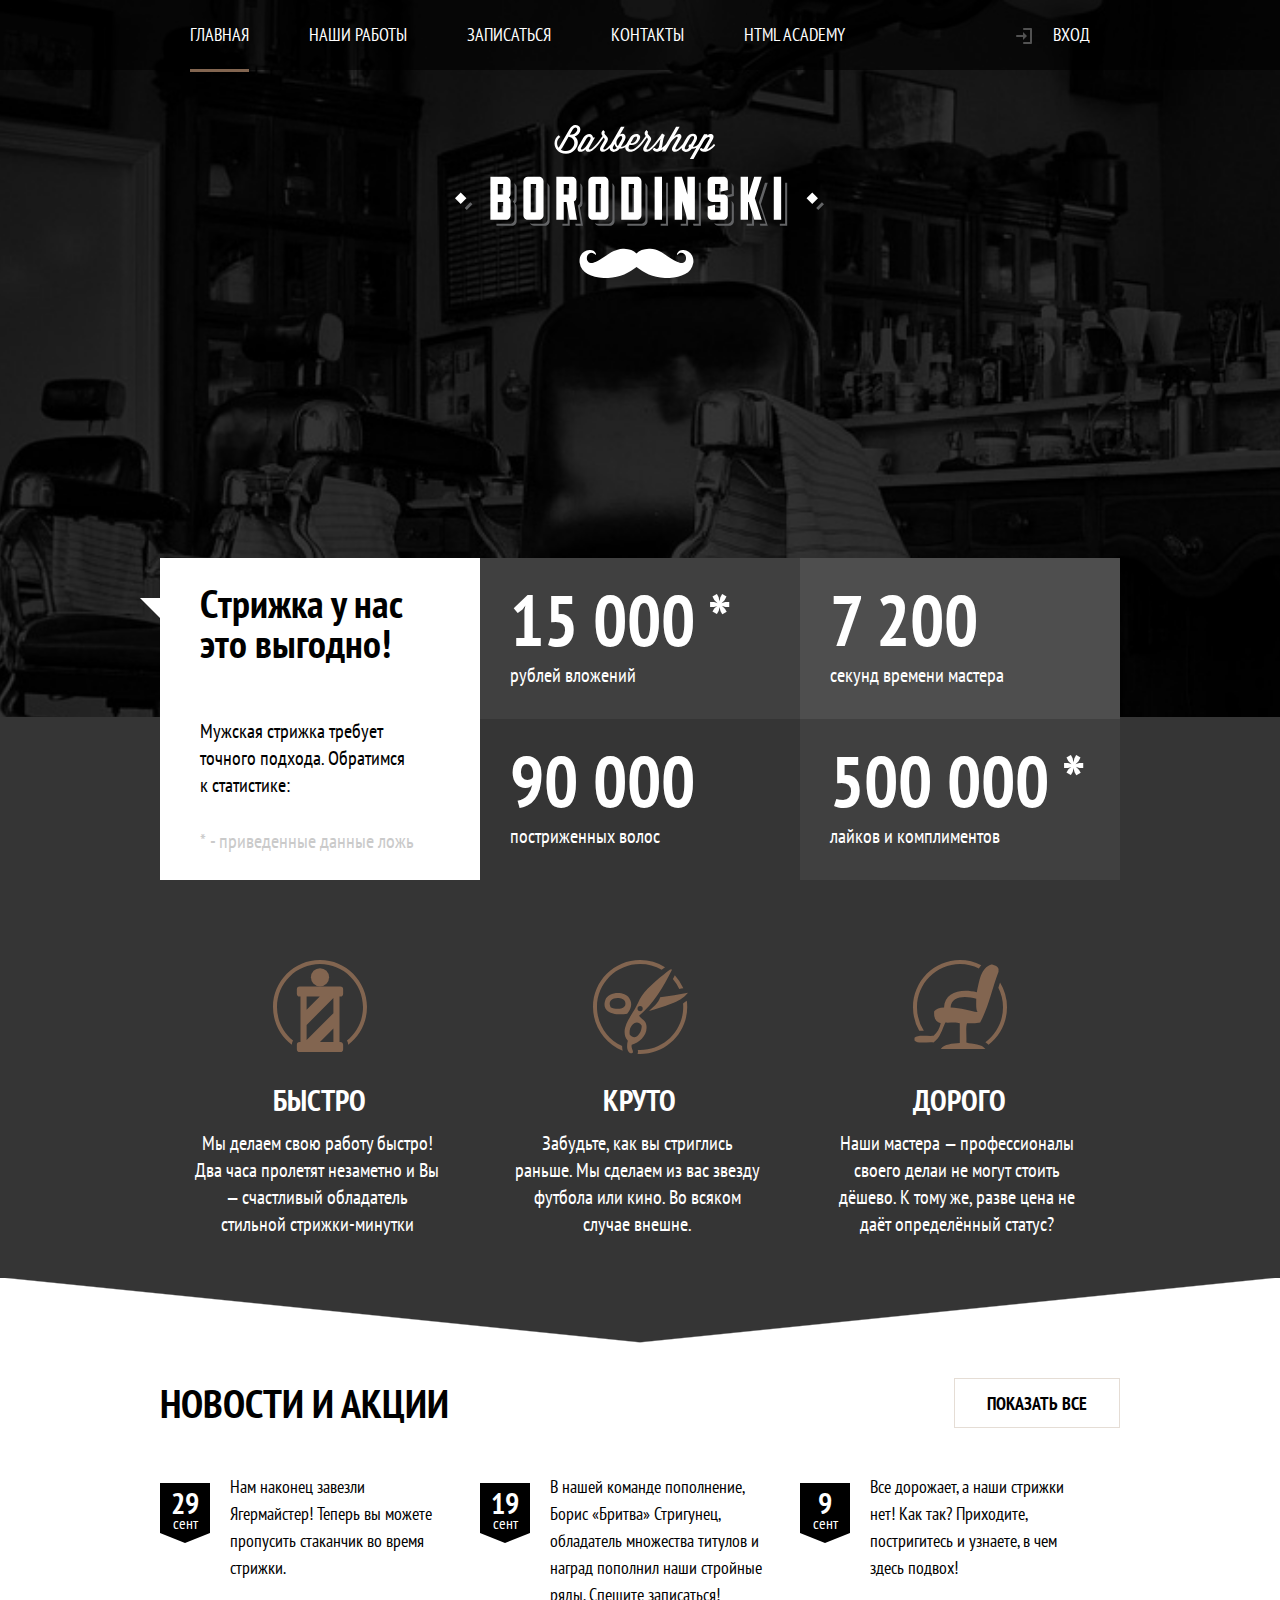
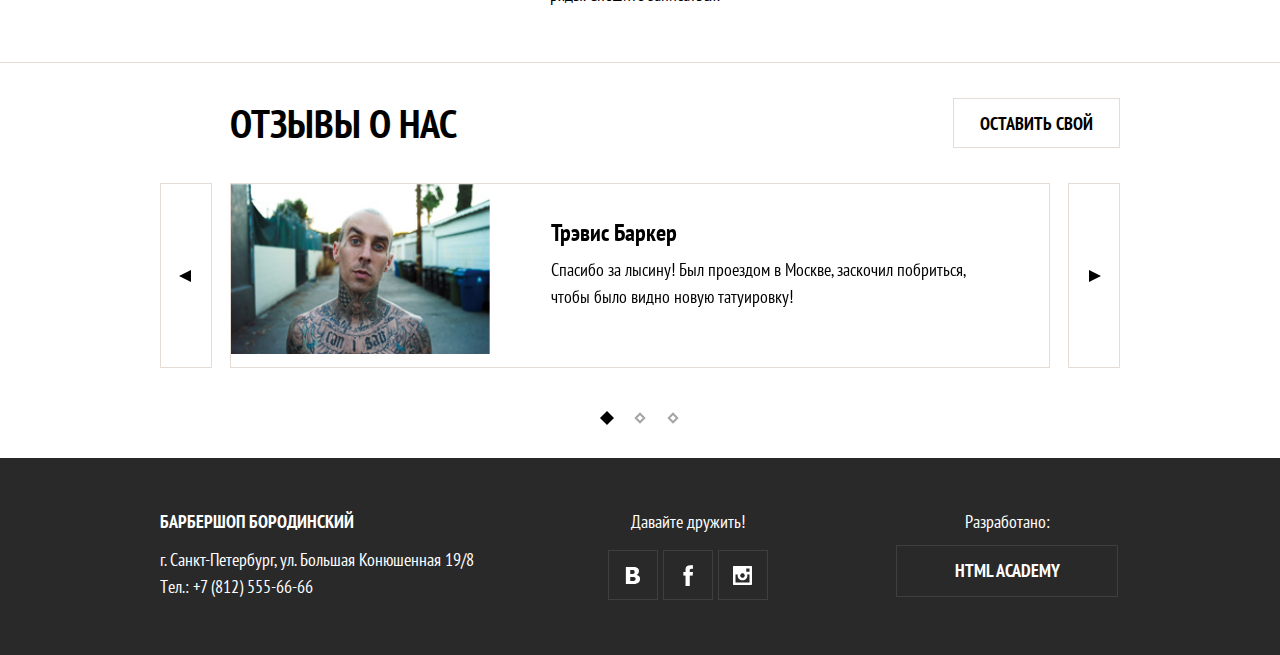
<file: barber/index.html>
<!DOCTYPE html>
<html lang="ru">
<head>
	<meta charset="UTF-8">
	<meta name="viewport" content="width=device-width, initial-scale=1.0">
	<title>Главная</title>
	<script src="https://ajax.googleapis.com/ajax/libs/jquery/1.12.0/jquery.min.js"></script>
	<link href='https://fonts.googleapis.com/css?family=PT+Sans+Narrow:400,700&subset=cyrillic,latin' rel='stylesheet' type='text/css'>
	<link rel="stylesheet" href="css/style.min.css">
	<link rel="icon" type="image/png" href="img/scissors-icon.svg" />
</head>
<body>
	<!--begin header-->
	<header class="header">
		<a class="logotype" href="index.html"></a>
		<div class="header__name-page">Главная<a href="#" class="header__btn"></a></div>
		
		<nav class="header__menu">
			<!--begin content-->
			<div class="content content--header">
				<a href="index.html">Главная</a>
				<a href="photo.html">Наши работы</a>
				<a href="form.html">Записаться</a>
				<a href="#">Контакты</a>
				<a href="https://htmlacademy.ru/">HTML ACADEMY</a>
				<a href="#" class="header__login-link"><span class="header__enter-link">Вход</span></a> 
			</div>	
		</nav>
		<!--begin header-info__content-->
		<div class="header-info__content">
			<div class="content content--header-info">
			  
			  <div class="header-info__head">
					<h1 class="header-info__title">
						Cтрижка у нас это выгодно!
					</h1>
					<p class="header-info__subtitle">Мужская стрижка требует точного подхода. Обратимся к статистике:</p>
					<div class="header-info__note">* - приведенные данные ложь</div>
				</div>

				<ul class="header-info__list">
					<li>
						<div class="content">
							<div class="header-info__list-digit">15 000 *</div>
							<div class="header-info__list-desrip"><span>рублей вложений</span></div>
						</div>
					</li>
					<li>
						<div class="content">
							<div class="header-info__list-digit">7 200</div>
							<div class="header-info__list-desrip">секунд времени мастера</div>
						</div>
					</li>
					<li>
						<div class="content">
							<div class="header-info__list-digit">90 000</div>
							<div class="header-info__list-desrip">постриженных волос</div>
						</div>
					</li>
					<li>
						<div class="content">
							<div class="header-info__list-digit">500 000 *</div>
							<div class="header-info__list-desrip">лайков и комплиментов</div>
						</div>
					</li>
					<li class="header-info__list-note">* - приведенные данные ложь</li>
				</ul>
			</div>
			<!--end content-->
		</div>
		<!--end header-info__content-->
	</header>
	<!--end header-->
	
	<!--begin statist-->
	<article class="statist">
		<div class="content">
			<ul class="slider-edge" id="sliderEdge">
				<li>
					<h2 class="slider-edge__title">Быстро</h2>
					<p class="slider-edge__descrip">
						Мы делаем свою работу быстро! 
						Два часа пролетят незаметно и 
						Вы — счастливый обладатель стильной
						стрижки-минутки
					 </p>
				</li>
				<li>
					<h2 class="slider-edge__title">Круто</h2>
					<p class="slider-edge__descrip">
						Забудьте, как вы стриглись раньше. 
						Мы сделаем из вас звезду футбола или кино. 
						Во всяком случае внешне.
					 </p>
				</li>
				<li>
					<h2 class="slider-edge__title">Дорого</h2>
					<p class="slider-edge__descrip">
						Наши мастера — профессионалы своего делаи не могут стоить дёшево. 
						К тому же, разве цена не даёт определённый статус?
					 </p>
				</li>
			</ul>
		</div>
		<!--end content-->
	</article>
	<!--end statist-->
	
	<!--begin news-->
	<section class="news">
		<!-- begin content  -->
		<div class="content content--news">
			<h1 class="news__title">Новости и акции</h1>
			<ul class="news__list">
				<li>
					<a class="news__descrip" href="#">
					<span class="news__date">29 <i>сент</i></span>
						Нам наконец завезли Ягермайстер! 
						Теперь вы можете пропусить 
						стаканчик во время стрижки.
					</a>
				</li>
				<li>
					<a class="news__descrip" href="#">
					 <span class="news__date">19 <i>сент</i></span>
						В нашей команде пополнение, Борис «Бритва» Стригунец, 
						обладатель множества титулов и 
						наград пополнил наши стройные ряды. 
						Спешите записаться!
					</a>
				</li>
				<li>
					<a class="news__descrip" href="#">
					 <span class="news__date">9 <i>сент</i></span>
						Все дорожает, а наши стрижки нет! 
						Как так? Приходите, постригитесь и узнаете, 
						в чем здесь подвох!
					</a>
				</li>
			</ul>
			<a href="#" class="news__btn button">Показать все</a>
		</div>
		<!-- end content -->
	</section>
	<!--end news-->

	<!--begin reviews-->
	<section class="reviews big-triangle">
		<!-- begin content  -->
		<div class="content content--reviews">
			<h1 class="reviews__title">Отзывы о нас</h1>
			
			<a href="#" class="reviews__btn button">Оставить свой</a>
			
			<ul class="reviews__slider">
				<li>
					<picture>
						<source media="(min-width:1025px)" srcset="img/img_client-descktop-1.jpg">
						<source media="(min-width:680px)" srcset="img/img_client-descktop-1.jpg">
						<img src="img/img_client-mobile-1.jpeg" alt="фото клиента" class="reviews__img">
					</picture>

					<div class="reviews__wrap-descrip">
						<h2 class="reviews__slider-title">Трэвис Баркер</h2>
						<p class="reviews__slider-text">
							Спасибо за лысину! 
							Был проездом в Москве, 
							заскочил побриться, 
							чтобы было видно новую татуировку!
						</p>
					</div>
				</li>
				<li>
					<picture>
						<source media="(min-width:1025px)" srcset="img/client_desktop-2.jpg">
						<source media="(min-width:680px)" srcset="img/client_tab-2.jpg">
						<img src="img/client_mob-2.jpg" alt="фото клиента" class="reviews__img">
					</picture>

					<div class="reviews__wrap-descrip">
						<h2 class="reviews__slider-title">Саша Мальцев</h2>
						<p class="reviews__slider-text">
							Попросил омолодить.
							И омолодили, кто скажет что мне 45!?
						</p>
					</div>
				</li>
				<li>
					<picture>
						<source media="(min-width:1025px)" srcset="img/client_desktop-3.jpg">
						<source media="(min-width:680px)" srcset="img/client_tab-3.jpg">
						<img src="img/client_mob-3.jpg" alt="фото клиента" class="reviews__img">
					</picture>
					
					<div class="reviews__wrap-descrip">
						<h2 class="reviews__slider-title">Владимир Иваныч</h2>
						<p class="reviews__slider-text">
							Кроме Бородинского нигде не стригусь.
							Они лучшие!
						</p>
					</div>
				</li>
				<!--<span class="reviews__arrow-left"></span>
				<span class="reviews__arrow-right"></span>-->
			</ul>
		</div>
		<!-- end content -->
	</section>
	<!--end reviews-->
	
	<!--begin footer-->
	<footer class="footer">
		<!-- begin content  -->
		<div class="content content--footer">
			<section class="footer__contact">
				<h3 class="footer__contact-title">Барбершоп Бородинский</h3>
				<div class="footer__adress">г. Санкт-Петербург, ул. Большая Конюшенная 19/8</div>
				<span class="footer__btn-tel">
					<i class="footer__contact-tel">Tел.: </i> +7 (812) 555-66-66
				</span>
			</section>

			<ul class="footer__social">
				<li class="footer__social-text">Давайте дружить!</li>
				<li><a href="#" class="footer__social-vk"></a></li>
				<li><a href="#" class="footer__social-fb"></a></li>
				<li><a href="#" class="footer__social-inst"></a></li>
			</ul>

			<section class="footer__creator">
				<span>Разработано:</span>
				<a href="https://htmlacademy.ru/" class="footer__creator-link">HTML ACADEMY</a>
			</section>
		</div>
		<!-- end content -->
	</footer>
	<!--end footer-->

	<!--begin popup form registaratchion-->
	<form action="#" method="post" class="popup-form">
		<h1 class="popup-form__title">Личный кабинет</h1>
		<p>Введите свой логин и пароль, чтобы войти</p>

		<div class="popup-form__input">
			<input type="text" class="popup-form__login" placeholder="Логин" name="login">
			<input type="text" class="popup-form__pass" placeholder="Пароль" name="password">
			
			<div class="popup-form__check-wrap">
				<input type="checkbox" class="popup-form__check" id="popupCheck">
				<label for="popupCheck">Запомнить меня</label>
			</div>

			<a href="#" class="popup-form__link">Я забыл пароль!</a>
		</div>

		<div class="popup-form__wrap-btn">
			<button type="submit" class="popup-form__btn-submit"></button>
			<button class="popup-form__btn-close"></button>
		</div>
	</form>
	<!--end popup form registaratchion-->
	<script src="js/index.min.js"></script>
</body>
</html>
</file>
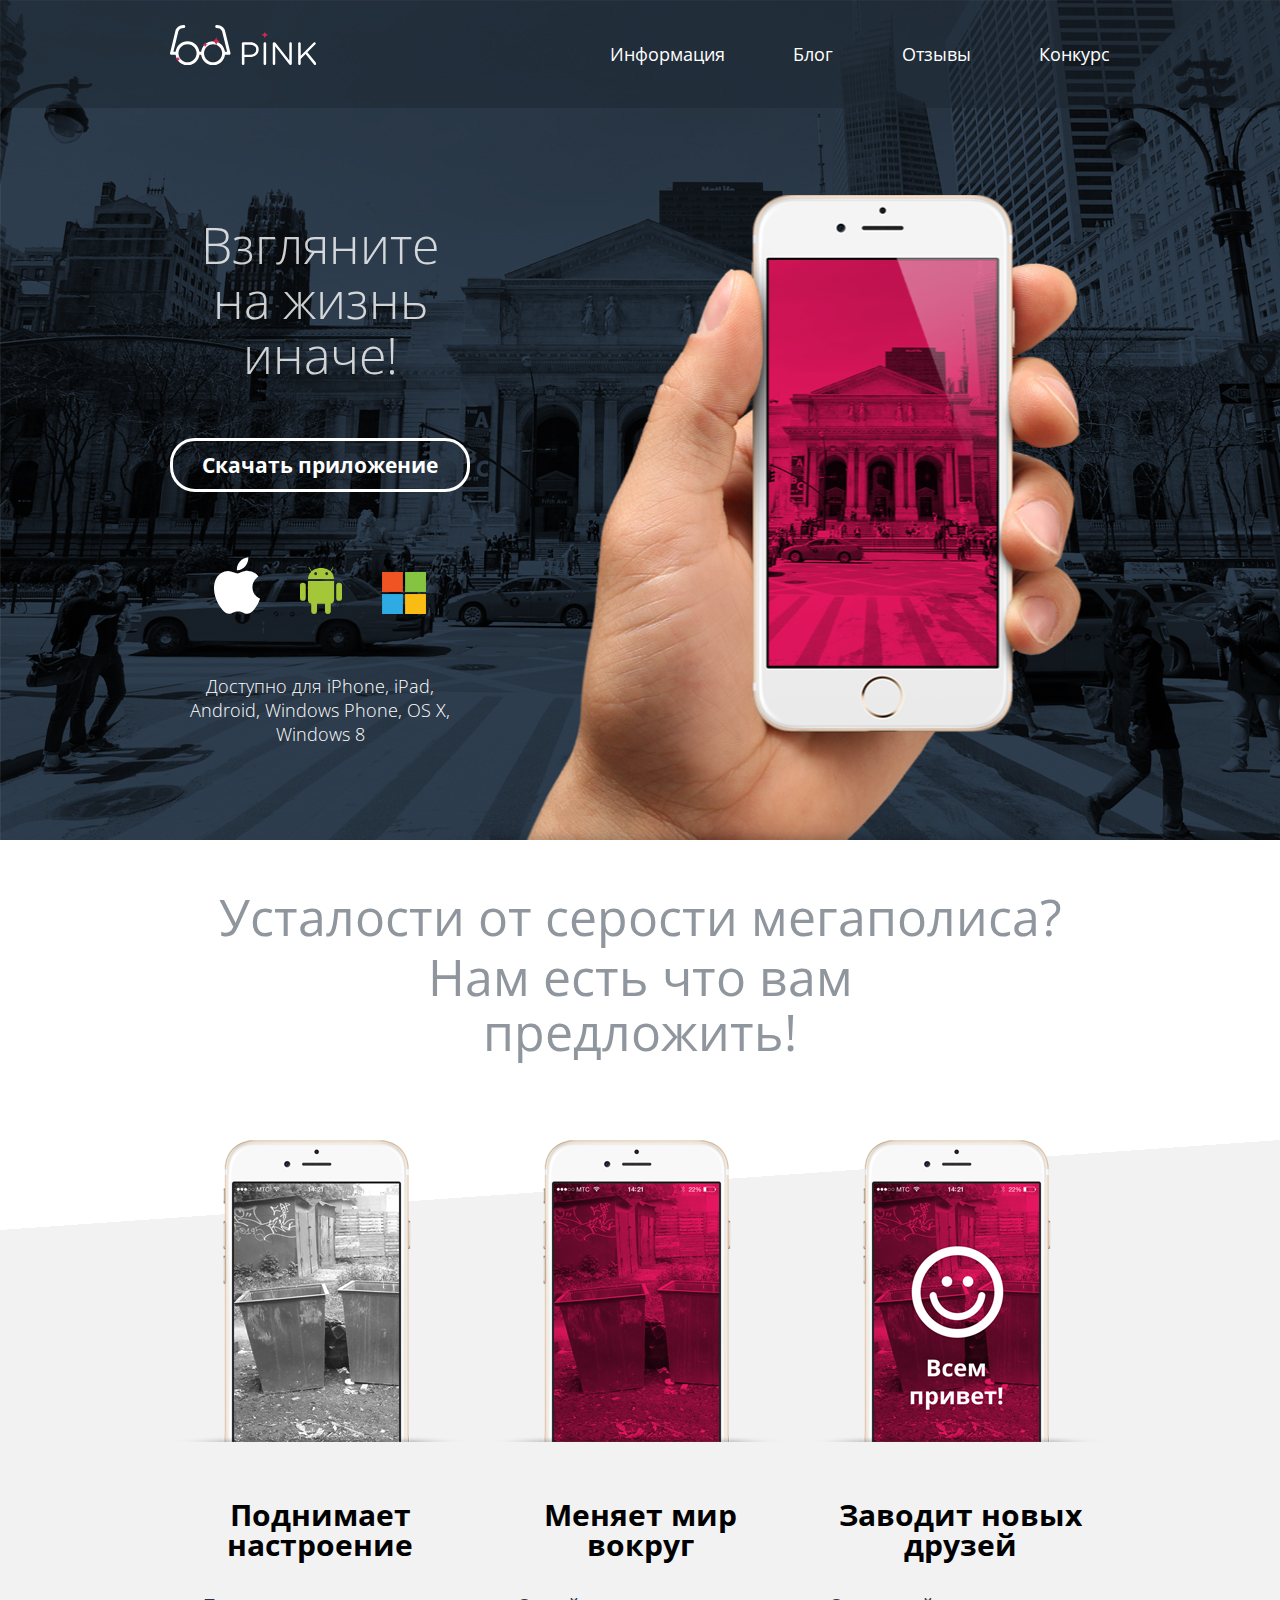
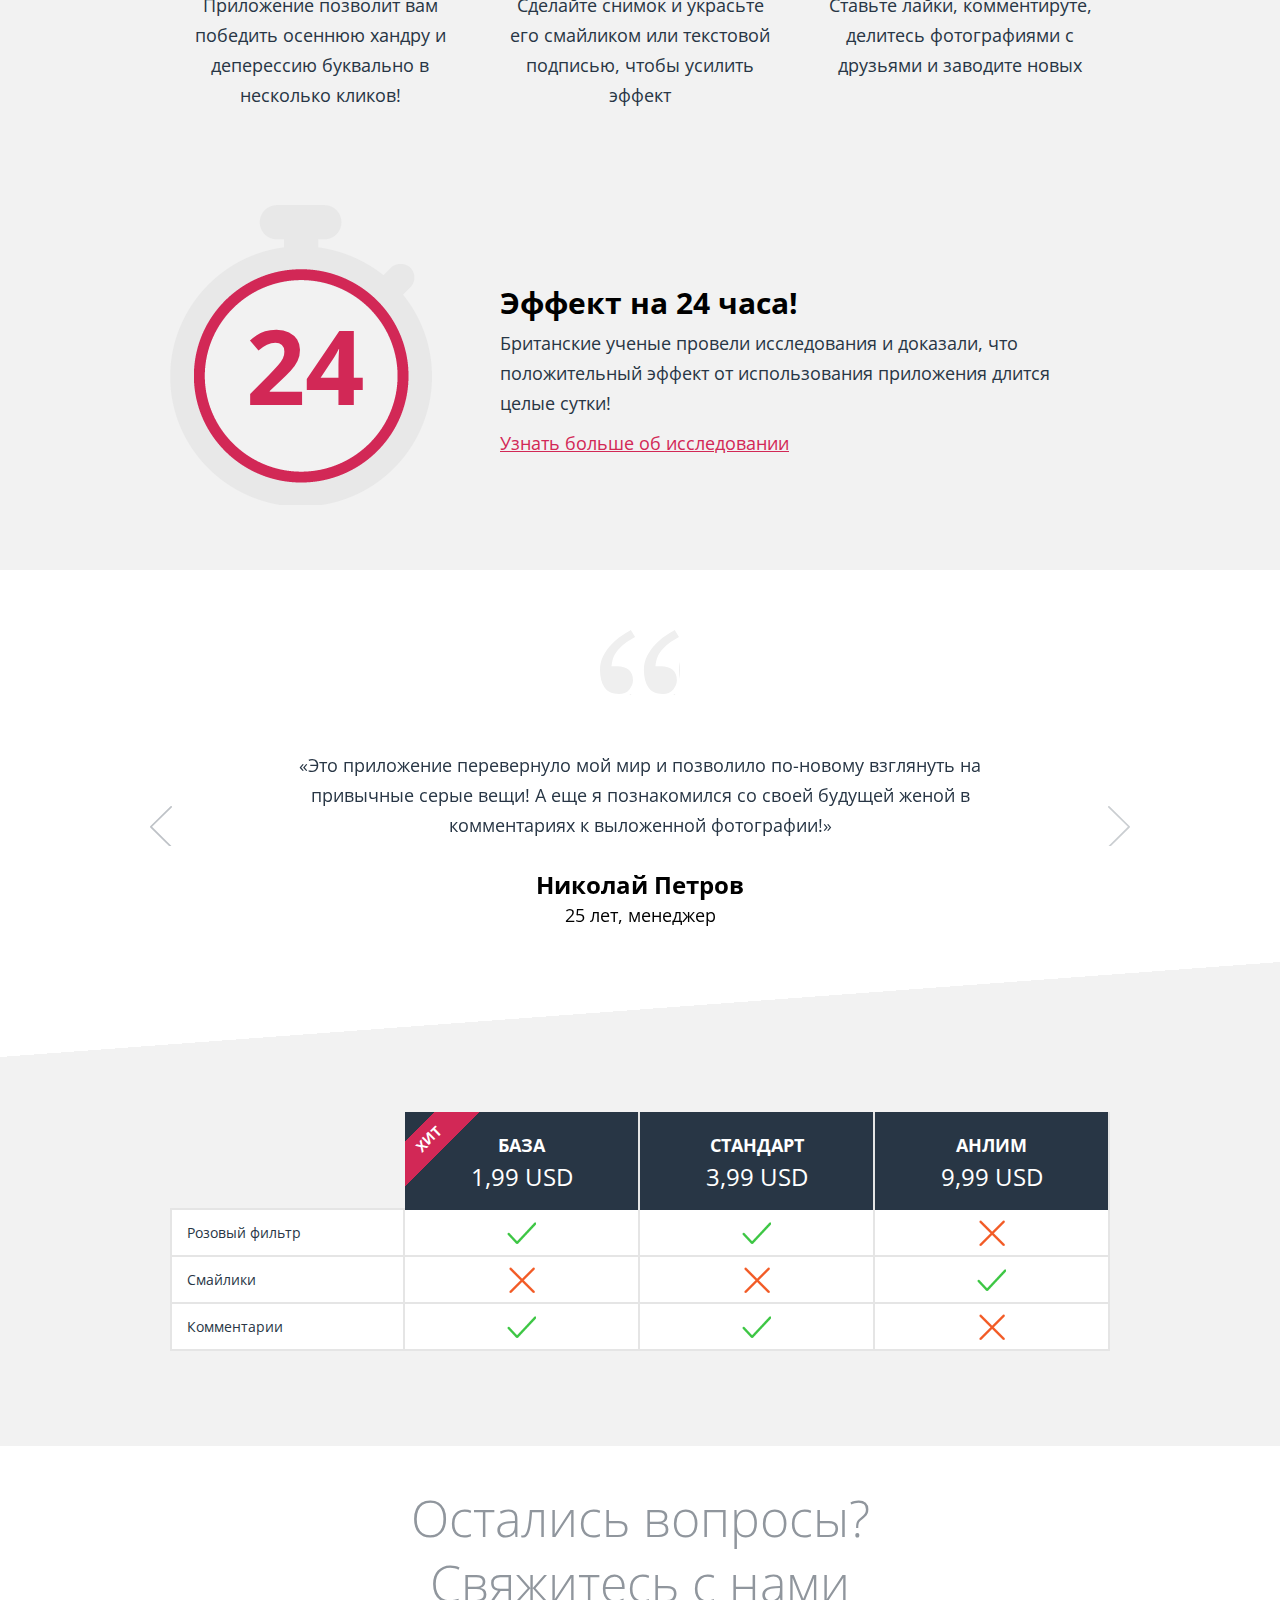
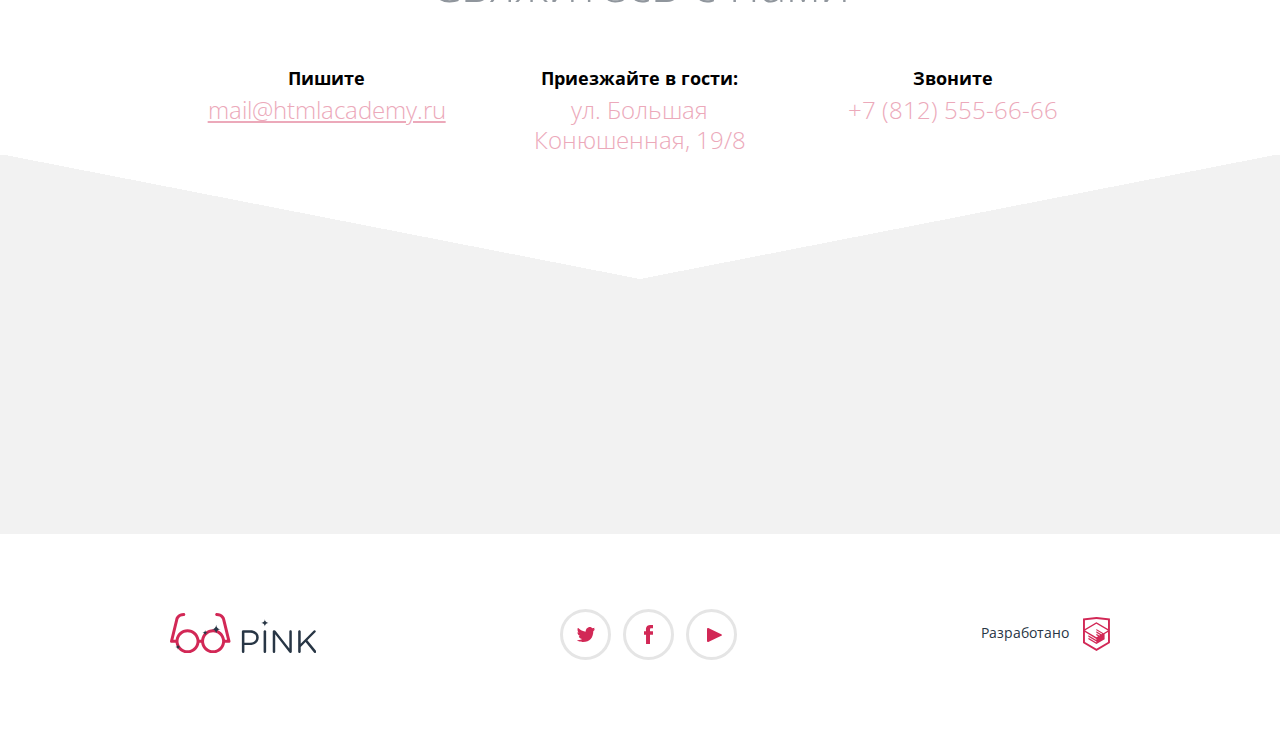
<file: pink/index.html>
<!DOCTYPE html>
<html lang="ru">
<head>
	<meta charset="UTF-8">
  <meta name="viewport" content="width=device-width, initial-scale=1.0">
	<title>Главная</title>
  <link rel="stylesheet" href="css/style.min.css">
  <script src="http://ajax.googleapis.com/ajax/libs/jquery/1.8.2/jquery.min.js"></script>
  <script src="js/index.min.js"></script>
  <script src="http://maps.google.com/maps/api/js?sensor=false&amp;language=ru&amp;key=AIzaSyDwfGSkKBAPc80Ek5uWMe2iKo-xqzu6rMk"></script>
  <link href='https://fonts.googleapis.com/css?family=Open+Sans:400,300,700&subset=latin,cyrillic' rel='stylesheet' type='text/css'>
</head>
<body>
	<!-- begin header-main  -->
	<header class="header-main header-main--index">
		<section class="header-main__top-line">
      <div class="content-wrap clearfix content-wrap--top-line">
        <a href="index.html" class="header-main__logo">
          <svg version="1.0" id="Layer_1" xmlns="http://www.w3.org/2000/svg" xmlns:xlink="http://www.w3.org/1999/xlink" x="0px" y="0px"
             width="146.3px" height="40.375px" viewBox="0 0 146.3 40.375" enable-background="new 0 0 146.3 40.375" xml:space="preserve" class="logotype">

            <g class="logotype__letters">
              <path fill="#FFFFFF" d="M71.874,18.661c0-0.708,0.58-1.288,1.256-1.288h7.18c5.087,0,8.436,2.704,8.436,7.147v0.064
              c0,4.861-4.057,7.373-8.854,7.373h-5.474v6.825c0,0.708-0.58,1.288-1.288,1.288c-0.676,0-1.256-0.58-1.256-1.288V18.661z
               M79.988,29.64c3.734,0,6.182-1.996,6.182-4.958v-0.064c0-3.22-2.415-4.894-6.054-4.894h-5.698v9.917H79.988z"/>
              <path fill="#FFFFFF" d="M93.603,18.5c0-0.708,0.579-1.288,1.255-1.288c0.709,0,1.288,0.58,1.288,1.288v20.283
              c0,0.708-0.579,1.288-1.288,1.288c-0.676,0-1.255-0.58-1.255-1.288V18.5z"/>
              <path fill="#FFFFFF" d="M102.744,18.532c0-0.676,0.579-1.256,1.256-1.256h0.354c0.58,0,0.934,0.29,1.288,0.74l13.684,17.45V18.468
              c0-0.676,0.547-1.256,1.256-1.256c0.676,0,1.223,0.58,1.223,1.256v20.348c0,0.676-0.482,1.191-1.158,1.191h-0.129
              c-0.548,0-0.934-0.322-1.32-0.772l-13.974-17.869v17.45c0,0.676-0.547,1.256-1.255,1.256c-0.677,0-1.224-0.58-1.224-1.256V18.532z"
              />
              <path fill="#FFFFFF" d="M128.174,18.5c0-0.708,0.579-1.288,1.256-1.288c0.708,0,1.287,0.58,1.287,1.288v12.331l12.847-13.168
              c0.29-0.257,0.579-0.451,0.998-0.451c0.676,0,1.224,0.612,1.224,1.256c0,0.354-0.161,0.644-0.419,0.901l-7.984,7.92l8.564,10.561
              c0.225,0.29,0.354,0.547,0.354,0.934c0,0.676-0.579,1.288-1.287,1.288c-0.483,0-0.806-0.258-1.03-0.58l-8.403-10.463l-4.862,4.861
              v4.894c0,0.708-0.579,1.288-1.287,1.288c-0.677,0-1.256-0.58-1.256-1.288V18.5z"/>
            </g>
            <g class="logotype__star">
              <path fill="#D22856" d="M98.498,9.875c-2.002,0-3.624-1.623-3.624-3.624c0,2.001-1.622,3.624-3.624,3.624
              c2.002,0,3.624,1.623,3.624,3.624C94.874,11.498,96.496,9.875,98.498,9.875z"/>
            </g>
            <g class="logotype__specs">
              <path fill="#fff" d="M60.498,28.32c0-0.054-0.009-0.105-0.016-0.158c-0.006-0.049-0.009-0.098-0.02-0.146
              c-0.002-0.009-0.001-0.017-0.003-0.025L55.287,6.651C54.926,4.303,52.694,0,46.688,0c-0.829,0-1.5,0.671-1.5,1.5s0.671,1.5,1.5,1.5
              c4.856,0,5.575,3.729,5.639,4.143l4.767,19.701h-2.073c-0.742-5.927-5.802-10.531-11.927-10.531s-11.186,4.604-11.927,10.531h-1.708
              c-0.742-5.927-5.802-10.531-11.927-10.531S6.346,20.917,5.604,26.844H3.407L8.146,7.291l0.028-0.148C8.197,6.973,8.802,3,13.812,3
              c0.829,0,1.5-0.671,1.5-1.5S14.641,0,13.812,0C7.806,0,5.574,4.303,5.213,6.651L0.042,27.99c-0.002,0.009-0.001,0.017-0.003,0.025
              c-0.011,0.049-0.014,0.098-0.02,0.146c-0.007,0.053-0.016,0.104-0.016,0.158C0.002,28.328,0,28.336,0,28.344
              c0,0.035,0.008,0.068,0.01,0.103c0.004,0.058,0.007,0.115,0.017,0.171c0.009,0.046,0.023,0.091,0.036,0.136
              c0.014,0.048,0.026,0.096,0.044,0.142c0.018,0.046,0.042,0.09,0.064,0.133c0.021,0.042,0.042,0.085,0.067,0.124
              c0.026,0.04,0.057,0.077,0.086,0.114c0.03,0.039,0.06,0.078,0.093,0.113c0.032,0.033,0.067,0.062,0.102,0.092
              c0.039,0.033,0.076,0.067,0.117,0.097c0.039,0.027,0.082,0.05,0.123,0.073c0.042,0.024,0.083,0.051,0.128,0.07
              c0.049,0.021,0.101,0.037,0.152,0.054c0.036,0.012,0.068,0.028,0.105,0.037c0.008,0.002,0.015,0.001,0.023,0.003
              c0.107,0.023,0.217,0.039,0.331,0.039h0.001h4.103c0.742,5.927,5.802,10.531,11.927,10.531s11.186-4.604,11.927-10.531h1.708
              c0.742,5.927,5.802,10.531,11.927,10.531s11.186-4.604,11.927-10.531h3.978H59c0.114,0,0.224-0.016,0.331-0.039
              c0.008-0.002,0.015-0.001,0.023-0.003c0.037-0.009,0.07-0.025,0.105-0.037c0.052-0.017,0.104-0.032,0.152-0.054
              c0.045-0.02,0.086-0.046,0.128-0.07c0.042-0.023,0.084-0.046,0.123-0.073c0.042-0.029,0.079-0.063,0.117-0.097
              c0.034-0.029,0.07-0.059,0.102-0.092c0.034-0.035,0.063-0.074,0.093-0.113c0.029-0.037,0.06-0.074,0.086-0.114
              c0.025-0.039,0.045-0.082,0.067-0.124c0.023-0.043,0.046-0.087,0.064-0.133c0.019-0.046,0.031-0.094,0.044-0.142
              c0.013-0.045,0.027-0.09,0.036-0.136c0.01-0.056,0.013-0.113,0.017-0.171c0.002-0.034,0.01-0.067,0.01-0.103
              C60.5,28.336,60.498,28.328,60.498,28.32z M17.531,37.375c-4.475,0-8.181-3.259-8.896-7.531c-0.082-0.489-0.135-0.988-0.135-1.5
              s0.053-1.011,0.135-1.5c0.716-4.271,4.421-7.531,8.896-7.531s8.181,3.26,8.896,7.531c0.082,0.489,0.135,0.988,0.135,1.5
              s-0.053,1.011-0.135,1.5C25.712,34.116,22.006,37.375,17.531,37.375z M43.094,37.375c-4.475,0-8.181-3.259-8.896-7.531
              c-0.082-0.489-0.135-0.988-0.135-1.5s0.053-1.011,0.135-1.5c0.716-4.271,4.421-7.531,8.896-7.531s8.181,3.26,8.896,7.531
              c0.082,0.489,0.135,0.988,0.135,1.5s-0.053,1.011-0.135,1.5C51.274,34.116,47.569,37.375,43.094,37.375z"/>
            </g>
            <g class="logotype__star">
              <path fill="#D22856" d="M50.686,16.125c-2.485,0-4.499-2.014-4.499-4.499c0,2.485-2.014,4.499-4.499,4.499
              c2.485,0,4.499,2.014,4.499,4.499C46.187,18.139,48.2,16.125,50.686,16.125z"/>
            </g>
            <g class="logotype__star">
              <path fill="#D22856" d="M37.904,19.626c-1.519,0-2.749-1.23-2.749-2.749c0,1.519-1.23,2.749-2.749,2.749
              c1.519,0,2.749,1.23,2.749,2.749C35.155,20.856,36.386,19.626,37.904,19.626z"/>
            </g>
            <g class="logotype__star">
              <path fill="#D22856" d="M10.734,34.072c-1.519,0-2.749-1.23-2.749-2.75c0,1.52-1.23,2.75-2.749,2.75
              c1.519,0,2.749,1.23,2.749,2.748C7.985,35.303,9.215,34.072,10.734,34.072z"/>
            </g>
          </svg>
        </a>
        <a class="header-main__btn" href="#">
          <svg version="1.0" id="Layer_1" xmlns="http://www.w3.org/2000/svg" xmlns:xlink="http://www.w3.org/1999/xlink" x="0px" y="0px" width="49.945px" height="24.007px" viewBox="0 0 49.945 24.007" enable-background="new 0 0 49.945 24.007" xml:space="preserve" class="header-main__menu-btn">
            <g id="miu">
              <g id="editor_list_view_hambuger_menu_glyph">
                <g>
                  <path id="path-1" fill="#fff"  d="M1.137,0C0.51,0,0,0.428,0,1.01v1.981c0,0.558,0.494,1.01,1.138,1.01h47.671
                    c0.628,0,1.138-0.428,1.138-1.01V1.01c0-0.558-0.494-1.01-1.138-1.01H1.137z M1.137,10.003C0.51,10.003,0,10.431,0,11.013v1.98
                    c0,0.557,0.494,1.01,1.138,1.01h47.671c0.628,0,1.138-0.428,1.138-1.01v-1.98c0-0.558-0.494-1.01-1.138-1.01H1.137z
                    M1.137,20.005C0.51,20.005,0,20.434,0,21.016v1.981c0,0.557,0.494,1.01,1.138,1.01h47.671c0.628,0,1.138-0.428,1.138-1.01
                    v-1.981c0-0.558-0.494-1.011-1.138-1.011H1.137z"/>
                </g>
                <g>
                  <path id="path-1_1_" fill="#fff"  d="M1.137,0C0.51,0,0,0.428,0,1.01v1.981c0,0.558,0.494,1.01,1.138,1.01h47.671
                    c0.628,0,1.138-0.428,1.138-1.01V1.01c0-0.558-0.494-1.01-1.138-1.01H1.137z M1.137,10.003C0.51,10.003,0,10.431,0,11.013v1.98
                    c0,0.557,0.494,1.01,1.138,1.01h47.671c0.628,0,1.138-0.428,1.138-1.01v-1.98c0-0.558-0.494-1.01-1.138-1.01H1.137z
                    M1.137,20.005C0.51,20.005,0,20.434,0,21.016v1.981c0,0.557,0.494,1.01,1.138,1.01h47.671c0.628,0,1.138-0.428,1.138-1.01
                    v-1.981c0-0.558-0.494-1.011-1.138-1.011H1.137z"/>
                </g>
              </g>
            </g>
          </svg>
        </a>
        <ul class="main-menu">
          <li class="main-menu__link">
            <a class="main-menu__close" href="#">
              <svg version="1.0" id="Layer_1" fill="#ffffff" xmlns="http://www.w3.org/2000/svg" xmlns:xlink="http://www.w3.org/1999/xlink" x="0px" y="0px"
               width="23.866px" height="23.866px" viewBox="0 0 23.866 23.866" enable-background="new 0 0 23.866 23.866" xml:space="preserve" >
              <path d="M15.087,11.933l8.56-8.559c0.293-0.293,0.293-0.768,0-1.061L21.554,0.22C21.413,0.079,21.223,0,21.023,0
              s-0.39,0.079-0.53,0.22l-8.56,8.56L3.373,0.22c-0.282-0.282-0.78-0.282-1.061,0L0.22,2.313c-0.293,0.293-0.293,0.768,0,1.061
              l8.56,8.559l-8.56,8.559c-0.293,0.293-0.293,0.768,0,1.061l2.093,2.094c0.141,0.141,0.331,0.22,0.53,0.22
              c0.199,0,0.39-0.079,0.53-0.22l8.561-8.56l8.56,8.56c0.141,0.141,0.331,0.22,0.53,0.22s0.39-0.079,0.53-0.22l2.093-2.094
              c0.293-0.293,0.293-0.768,0-1.061L15.087,11.933z"/>
              </svg>
            </a>
          </li>
          <li>
            <a href="index.html" class="main-menu__link">информация</a>
          </li>
          <li>
            <a href="blog.html" class="main-menu__link">блог</a>
          </li>
          <li>
            <a href="post.html" class="main-menu__link">отзывы</a>
          </li>
          <li>
            <a href="form.html" class="main-menu__link">конкурс</a>
          </li>
        </ul>
      </div>
    </section>
    
    <div class="content-wrap">
      <h1 class="header-main__title header-main__title--index">Взгляните на жизнь иначе!</h1>
    </div>
    
    <div class="header-main__bg-hand">
      <!--фон рука с телефоном-->
    </div>
    
    <!-- begin download  -->
    <section class="download">
      <div class="content-wrap">
        <div class="download__content-wrap">
          <a href="#" class="download__btn">Скачать приложение</a>
          <div class="download__reach">
            <div class="download__system">
              <img src="img/apple-logo.svg" alt="apple"  width="46" height="57">
              <img src="img/android-logo.svg" alt="android"  width="42" height="47">
              <img src="img/microsoft-logo.svg" alt="windows"  width="44" height="42">
             </div>
            <p class="download__text">
              Доступно для iPhone, iPad, Android, Windows Phone, OS X, Windows 8
            </p>
          </div>
        </div><!-- end download__content-wrap -->
      </div><!-- end content-wrap -->
    </section>
  <!-- end download -->
	</header>
  <!-- end download -->
  <!-- begin features  -->
  <section class="features">
  	<div class="features__head">
      <div class="content-wrap">
    		<div class="features__head-title">Усталости от серости мегаполиса?</div>
    		<div class="features__head-title">Нам есть что вам предложить!</div>
      </div>
  	</div>
		
		<section class="features__descr">
      <div class="content-wrap clearfix content-wrap--features">
        <div class="features__block-wrap">
    			<div class="features__descr-block features__descr-block--left">
    				<h2 class="features__descr-title">Поднимает настроение</h2>
    				<p class="features__descr-text">
    					Приложение позволит вам победить
              осеннюю хандру и деперессию
              буквально в несколько кликов!
    				</p>
    			</div>

    			<div class="features__descr-block features__descr-block--center">
    				<h2 class="features__descr-title">Меняет мир вокруг</h2>
    				<p class="features__descr-text">
    					Сделайте снимок и украсьте его смайликом или
              текстовой подписью, чтобы усилить эффект
    				</p>
    			</div>

    			<div class="features__descr-block features__descr-block--right">
    				<h2 class="features__descr-title">Заводит новых друзей</h2>
    				<p class="features__descr-text">
    					 Ставьте лайки, комментируте,
               делитесь фотографиями с друзьями и заводите новых
    				</p>
    			</div>
        </div><!-- end features__block-wrap -->
  			<div class="features__descr-bg">
          <!-- фон "розовый телефон" в блоке description --> 
        </div>
      </div><!-- end content-wrap -->
		</section>
  </section>
  <!-- end features -->

  <!-- begin sipid-data  -->
  <article class="sipid-data clearfix">
    <div class="content-wrap content-wrap--sipid">
      <div class="sipid-data__clock">24</div>
      <div class="sipid-data__recital">
        <div class="sipid-data__title">Эффект на 24 часа!</div>
        <p class="sipid-data__text">
          Британские ученые провели исследования
      и доказали, что положительный эффект
      от использования приложения длится
      целые сутки!
        </p>
        <a href="#" class="sipid-data__link">Узнать больше об исследовании</a>
      </div>
    </div>
  </article>
  <!-- end sipid-data -->
  <!-- begin reviews  -->
  <article class="reviews">
    <div class="content-wrap">
        <ul class="bxslider">
          <li>
        		<div class="reviews__slide">
        	  	<h2 class="reviews__name">
                Николай Петров
                <span class="reviews__name-subtitle">25 лет, менеджер</span>
              </h2>
        	  	<p class="reviews__text">
        	  		«Это приложение перевернуло мой мир и позволило
        	      по-новому взглянуть на привычные серые вещи!
        	      А еще я познакомился со своей будущей женой в
        	      комментариях к выложенной фотографии!»
        	  	</p>
          	</div>
          </li>
          
          <li>
            <div class="reviews__slide">
              <h2 class="reviews__name">
                Василий Иванович
                <span class="reviews__name-subtitle">45 лет, водитель трамвая</span>
              </h2>
              <p class="reviews__text">
                «Это приложение перевернуло мой мир и позволило
                по-новому взглянуть на привычные серые вещи!
                Всем советую,не пожалеете!
              </p>
            </div>
          </li>
          <li>
            <div class="reviews__slide">
              <h2 class="reviews__name">
                Нурлан Утемисов
                <span class="reviews__name-subtitle">20 лет, студент</span>
              </h2>
              <p class="reviews__text">
                «Это приложение перевернуло мой мир и позволило
                по-новому взглянуть на привычные серые вещи!
                «Это приложение перевернуло мой мир и позволило
                по-новому взглянуть на привычные серые вещи!
              </p>
          </li>
        </ul>
    	</div>
    </div><!-- end content-wrap -->
  </article>
  <!-- end reviews -->

  <!-- begin variant  -->
  <article class="variant">
    <div class="content-wrap content-wrap--variant">

    <ul class="variant__info variant__slider">
      <li>
        <!--<div class="variant__head variant__head-hit">-->
        <div class="variant__head">
          <div class="variant__trait">
            <i class="variant__trait-text">ХИТ</i>
          </div>
          <span class="variant__title">База</span>
          <span class="variant__price">1,99 USD</span>
        </div>
        <div class="variant__chips">
          <span class="variant__ships-title">Розовый фильтр</span>
          <img src="img/ico-yes.png" alt="да" width="29" height="22" class="variant__ico">
        </div>
        <div class="variant__chips">
          <span class="variant__ships-title">Смайлики</span>
          <img src="img/ico-no.png" alt="нет" width="26" height="26" class="variant__ico">
        </div>
        <div class="variant__chips">
          <span class="variant__ships-title">Комментарии</span>
          <img src="img/ico-yes.png" alt="да" width="29" height="22" class="variant__ico">
        </div>
      </li>
      
      <li>
        <div class="variant__head">
          <span class="variant__title">Стандарт</span>
          <span class="variant__price">3,99 USD</span>
        </div>
        <div class="variant__chips">
          <span class="variant__ships-title">Розовый фильтр</span>
          <img src="img/ico-yes.png" alt="да" width="29" height="22" class="variant__ico">
        </div>
        <div class="variant__chips">
          <span class="variant__ships-title">Смайлики</span>
          <img src="img/ico-no.png" alt="нет" width="26" height="26" class="variant__ico">
        </div>
        <div class="variant__chips">
          <span class="variant__ships-title">Комментарии</span>
          <img src="img/ico-yes.png" alt="да" width="29" height="22" class="variant__ico">
        </div>
      </li>
      
      <li>
        <div class="variant__head">
          <span class="variant__title">Анлим</span>
          <span class="variant__price">9,99 USD</span>
        </div>
        <div class="variant__chips">
          <span class="variant__ships-title">Розовый фильтр</span>
          <img src="img/ico-no.png" alt="нет" width="26" height="26" class="variant__ico">
        </div>
        <div class="variant__chips">
          <span class="variant__ships-title">Смайлики</span>
          <img src="img/ico-yes.png" alt="да" width="29" height="22" class="variant__ico">
        </div>
        <div class="variant__chips">
          <span class="variant__ships-title">Комментарии</span>
          <img src="img/ico-no.png" alt="нет" width="26" height="26" class="variant__ico">
        </div>
      </li>
    </ul>

    <ul class="variant__info variant__info-tablet">
      <li class="variant__info-chips">
        <div class="variant__chips">Розовый фильтр</div>
        <div class="variant__chips">Смайлики</div>
        <div class="variant__chips">Комментарии</div>
      </li>
      
      <li>
        <div class="variant__head">
          <div class="variant__trait">
            <i class="variant__trait-text">ХИТ</i>
          </div>
          <span class="variant__title">База</span>
          <span class="variant__price">1,99 USD</span>
        </div>
        <div class="variant__chips">
          <span class="variant__ships-title">Розовый фильтр</span>
          <img src="img/ico-yes.png" alt="да" width="29" height="22" class="variant__ico">
        </div>
        <div class="variant__chips">
          <span class="variant__ships-title">Смайлики</span>
          <img src="img/ico-no.png" alt="нет" width="26" height="26" class="variant__ico">
        </div>
        <div class="variant__chips">
          <span class="variant__ships-title">Комментарии</span>
          <img src="img/ico-yes.png" alt="да" width="29" height="22" class="variant__ico">
        </div>
      </li>
      
      <li>
        <div class="variant__head">
          <span class="variant__title">Стандарт</span>
          <span class="variant__price">3,99 USD</span>
        </div>
        <div class="variant__chips">
          <span class="variant__ships-title">Розовый фильтр</span>
          <img src="img/ico-yes.png" alt="да" width="29" height="22" class="variant__ico">
        </div>
        <div class="variant__chips">
          <span class="variant__ships-title">Смайлики</span>
          <img src="img/ico-no.png" alt="нет" width="26" height="26" class="variant__ico">
        </div>
        <div class="variant__chips">
          <span class="variant__ships-title">Комментарии</span>
          <img src="img/ico-yes.png" alt="да" width="29" height="22" class="variant__ico">
        </div>
      </li>
      
      <li>
        <div class="variant__head">
          <span class="variant__title">Анлим</span>
          <span class="variant__price">9,99 USD</span>
        </div>
        <div class="variant__chips">
          <span class="variant__ships-title">Розовый фильтр</span>
          <img src="img/ico-no.png" alt="нет" width="26" height="26" class="variant__ico">
        </div>
        <div class="variant__chips">
          <span class="variant__ships-title">Смайлики</span>
          <img src="img/ico-yes.png" alt="да" width="29" height="22" class="variant__ico">
        </div>
        <div class="variant__chips">
          <span class="variant__ships-title">Комментарии</span>
          <img src="img/ico-no.png" alt="нет" width="26" height="26" class="variant__ico">
        </div>
      </li>
    </ul>
    </div><!-- end content-wrap -->
  </article>
  <!-- end variant -->

  <!-- begin contact  -->
  <section class="contact">
    <div class="content-wrap">
    	<div class="contact__head">
    		<div class="contact__head-title">Остались вопросы?</div>
    		<div class="contact__head-title">Свяжитесь с нами</div>
    	</div>

    	<ul class="contact__types">
    		<li class="contact__types-tel">
    			<h2 class="contact__title">Звоните</h2>
    			<p class="contact__text">+7 (812) 555-66-66</p>
    		</li>

        <li class="contact__types-letter">
          <h2 class="contact__title">Пишите</h2>
          <a class="contact__text" href="#">mail@htmlacademy.ru</a>
        </li>

    		<li class="contact__types-adress">
    			<h2 class="contact__title">Приезжайте в гости:</h2>
    			<p class="contact__text">ул. Большая
                  <br>Конюшенная, 19/8</p>
    		</li>
    	</ul>
    
    </div><!-- end content-wrap -->
    <div class="map-location" id="map"></div>
    
  </section>
  <!-- end contact -->
  <!-- begin footer-main  -->
  <footer class="footer-main clearfix footer-main--form">
    <div class="content-wrap content-wrap--footer">
      <a href="index.html" class="footer-main__logo link-svg">
        <svg version="1.0" id="Layer_1" xmlns="http://www.w3.org/2000/svg" xmlns:xlink="http://www.w3.org/1999/xlink" x="0px" y="0px"
           width="146.3px" height="40.375px" viewBox="0 0 146.3 40.375" enable-background="new 0 0 146.3 40.375" xml:space="preserve" class="logotype logotype--footer">

          <g class="logotype__letters logotype__letters--footer">
            <path fill="#FFFFFF" d="M71.874,18.661c0-0.708,0.58-1.288,1.256-1.288h7.18c5.087,0,8.436,2.704,8.436,7.147v0.064
            c0,4.861-4.057,7.373-8.854,7.373h-5.474v6.825c0,0.708-0.58,1.288-1.288,1.288c-0.676,0-1.256-0.58-1.256-1.288V18.661z
             M79.988,29.64c3.734,0,6.182-1.996,6.182-4.958v-0.064c0-3.22-2.415-4.894-6.054-4.894h-5.698v9.917H79.988z"/>
            <path fill="#FFFFFF" d="M93.603,18.5c0-0.708,0.579-1.288,1.255-1.288c0.709,0,1.288,0.58,1.288,1.288v20.283
            c0,0.708-0.579,1.288-1.288,1.288c-0.676,0-1.255-0.58-1.255-1.288V18.5z"/>
            <path fill="#FFFFFF" d="M102.744,18.532c0-0.676,0.579-1.256,1.256-1.256h0.354c0.58,0,0.934,0.29,1.288,0.74l13.684,17.45V18.468
            c0-0.676,0.547-1.256,1.256-1.256c0.676,0,1.223,0.58,1.223,1.256v20.348c0,0.676-0.482,1.191-1.158,1.191h-0.129
            c-0.548,0-0.934-0.322-1.32-0.772l-13.974-17.869v17.45c0,0.676-0.547,1.256-1.255,1.256c-0.677,0-1.224-0.58-1.224-1.256V18.532z"
            />
            <path fill="#FFFFFF" d="M128.174,18.5c0-0.708,0.579-1.288,1.256-1.288c0.708,0,1.287,0.58,1.287,1.288v12.331l12.847-13.168
            c0.29-0.257,0.579-0.451,0.998-0.451c0.676,0,1.224,0.612,1.224,1.256c0,0.354-0.161,0.644-0.419,0.901l-7.984,7.92l8.564,10.561
            c0.225,0.29,0.354,0.547,0.354,0.934c0,0.676-0.579,1.288-1.287,1.288c-0.483,0-0.806-0.258-1.03-0.58l-8.403-10.463l-4.862,4.861
            v4.894c0,0.708-0.579,1.288-1.287,1.288c-0.677,0-1.256-0.58-1.256-1.288V18.5z"/>
          </g>
          <g class="logotype__star logotype__star--footer">
            <path fill="#D22856" d="M98.498,9.875c-2.002,0-3.624-1.623-3.624-3.624c0,2.001-1.622,3.624-3.624,3.624
            c2.002,0,3.624,1.623,3.624,3.624C94.874,11.498,96.496,9.875,98.498,9.875z"/>
          </g>
          <g class="logotype__specs logotype__specs--footer">
            <path fill="#fff" d="M60.498,28.32c0-0.054-0.009-0.105-0.016-0.158c-0.006-0.049-0.009-0.098-0.02-0.146
            c-0.002-0.009-0.001-0.017-0.003-0.025L55.287,6.651C54.926,4.303,52.694,0,46.688,0c-0.829,0-1.5,0.671-1.5,1.5s0.671,1.5,1.5,1.5
            c4.856,0,5.575,3.729,5.639,4.143l4.767,19.701h-2.073c-0.742-5.927-5.802-10.531-11.927-10.531s-11.186,4.604-11.927,10.531h-1.708
            c-0.742-5.927-5.802-10.531-11.927-10.531S6.346,20.917,5.604,26.844H3.407L8.146,7.291l0.028-0.148C8.197,6.973,8.802,3,13.812,3
            c0.829,0,1.5-0.671,1.5-1.5S14.641,0,13.812,0C7.806,0,5.574,4.303,5.213,6.651L0.042,27.99c-0.002,0.009-0.001,0.017-0.003,0.025
            c-0.011,0.049-0.014,0.098-0.02,0.146c-0.007,0.053-0.016,0.104-0.016,0.158C0.002,28.328,0,28.336,0,28.344
            c0,0.035,0.008,0.068,0.01,0.103c0.004,0.058,0.007,0.115,0.017,0.171c0.009,0.046,0.023,0.091,0.036,0.136
            c0.014,0.048,0.026,0.096,0.044,0.142c0.018,0.046,0.042,0.09,0.064,0.133c0.021,0.042,0.042,0.085,0.067,0.124
            c0.026,0.04,0.057,0.077,0.086,0.114c0.03,0.039,0.06,0.078,0.093,0.113c0.032,0.033,0.067,0.062,0.102,0.092
            c0.039,0.033,0.076,0.067,0.117,0.097c0.039,0.027,0.082,0.05,0.123,0.073c0.042,0.024,0.083,0.051,0.128,0.07
            c0.049,0.021,0.101,0.037,0.152,0.054c0.036,0.012,0.068,0.028,0.105,0.037c0.008,0.002,0.015,0.001,0.023,0.003
            c0.107,0.023,0.217,0.039,0.331,0.039h0.001h4.103c0.742,5.927,5.802,10.531,11.927,10.531s11.186-4.604,11.927-10.531h1.708
            c0.742,5.927,5.802,10.531,11.927,10.531s11.186-4.604,11.927-10.531h3.978H59c0.114,0,0.224-0.016,0.331-0.039
            c0.008-0.002,0.015-0.001,0.023-0.003c0.037-0.009,0.07-0.025,0.105-0.037c0.052-0.017,0.104-0.032,0.152-0.054
            c0.045-0.02,0.086-0.046,0.128-0.07c0.042-0.023,0.084-0.046,0.123-0.073c0.042-0.029,0.079-0.063,0.117-0.097
            c0.034-0.029,0.07-0.059,0.102-0.092c0.034-0.035,0.063-0.074,0.093-0.113c0.029-0.037,0.06-0.074,0.086-0.114
            c0.025-0.039,0.045-0.082,0.067-0.124c0.023-0.043,0.046-0.087,0.064-0.133c0.019-0.046,0.031-0.094,0.044-0.142
            c0.013-0.045,0.027-0.09,0.036-0.136c0.01-0.056,0.013-0.113,0.017-0.171c0.002-0.034,0.01-0.067,0.01-0.103
            C60.5,28.336,60.498,28.328,60.498,28.32z M17.531,37.375c-4.475,0-8.181-3.259-8.896-7.531c-0.082-0.489-0.135-0.988-0.135-1.5
            s0.053-1.011,0.135-1.5c0.716-4.271,4.421-7.531,8.896-7.531s8.181,3.26,8.896,7.531c0.082,0.489,0.135,0.988,0.135,1.5
            s-0.053,1.011-0.135,1.5C25.712,34.116,22.006,37.375,17.531,37.375z M43.094,37.375c-4.475,0-8.181-3.259-8.896-7.531
            c-0.082-0.489-0.135-0.988-0.135-1.5s0.053-1.011,0.135-1.5c0.716-4.271,4.421-7.531,8.896-7.531s8.181,3.26,8.896,7.531
            c0.082,0.489,0.135,0.988,0.135,1.5s-0.053,1.011-0.135,1.5C51.274,34.116,47.569,37.375,43.094,37.375z"/>
          </g>
          <g class="logotype__star logotype__star--footer">
            <path fill="#D22856" d="M50.686,16.125c-2.485,0-4.499-2.014-4.499-4.499c0,2.485-2.014,4.499-4.499,4.499
            c2.485,0,4.499,2.014,4.499,4.499C46.187,18.139,48.2,16.125,50.686,16.125z"/>
          </g>
          <g class="logotype__star logotype__star--footer">
            <path fill="#D22856" d="M37.904,19.626c-1.519,0-2.749-1.23-2.749-2.749c0,1.519-1.23,2.749-2.749,2.749
            c1.519,0,2.749,1.23,2.749,2.749C35.155,20.856,36.386,19.626,37.904,19.626z"/>
          </g>
          <g class="logotype__star logotype__star--footer">
            <path fill="#D22856" d="M10.734,34.072c-1.519,0-2.749-1.23-2.749-2.75c0,1.52-1.23,2.75-2.749,2.75
            c1.519,0,2.749,1.23,2.749,2.748C7.985,35.303,9.215,34.072,10.734,34.072z"/>
          </g>
        </svg>
      </a>
      
      <div class="social-btn">
        <a href="#" class="social-btn__ico social-btn__ico--tw">tw</a>
        <a href="#" class="social-btn__ico social-btn__ico--fb">fb</a>
        <a href="#" class="social-btn__ico social-btn__ico--yt">yt</a>
      </div>
      <div class="footer-main__design">
        Разработано
        <a href="#" class="footer-main__ref">
          <svg version="1.0" id="Layer_1" fill="#d22856" class="footer-main__img" xmlns="http://www.w3.org/2000/svg" xmlns:xlink="http://www.w3.org/1999/xlink" x="0px" y="0px" width="26.943px" height="34.09px" viewBox="0 0 26.943 34.09" enable-background="new 0 0 26.943 34.09" xml:space="preserve">
              <path d="M13.62,0.017L13.472,0L0,1.412v24.661l13.472,8.017l13.43-7.99l0.042-0.026V1.412L13.62,0.017z M25.019,12.127L13.495,5.334
            l-0.001-0.104L13.407,5.28l-0.088-0.056v0.109L1.925,12.118V3.147l11.547-1.212l11.547,1.212V12.127z M13.405,6.787L24.923,13.5
            l-4.479,2.64l-7.093-4.221l-0.013,1.415l5.904,3.513l-0.86,0.507l-5.031-2.992l-0.013,1.415l3.827,2.275l-0.782,0.523l-3.032-1.787
            l-0.013,1.413l1.852,1.091l-1.8,1.081L2.034,13.622L13.405,6.787z M1.925,15.127l11.411,6.791l0.015,1.044l-7.941-4.728L5.395,19.65
            l7.979,4.796l0.017,1.076l-7.972-4.741l-0.013,1.415l8.021,4.821l0.045,0.026l8.143-4.872v-1.268l-0.011-0.148v-3.761l3.415-2.036
            v10.02L13.472,31.85L1.925,24.979V15.127z"/>
          </svg>
        </a>
      </div>
    </div>
  </footer>
  <!-- end footer-main --> 
</body>
</html>
</file>
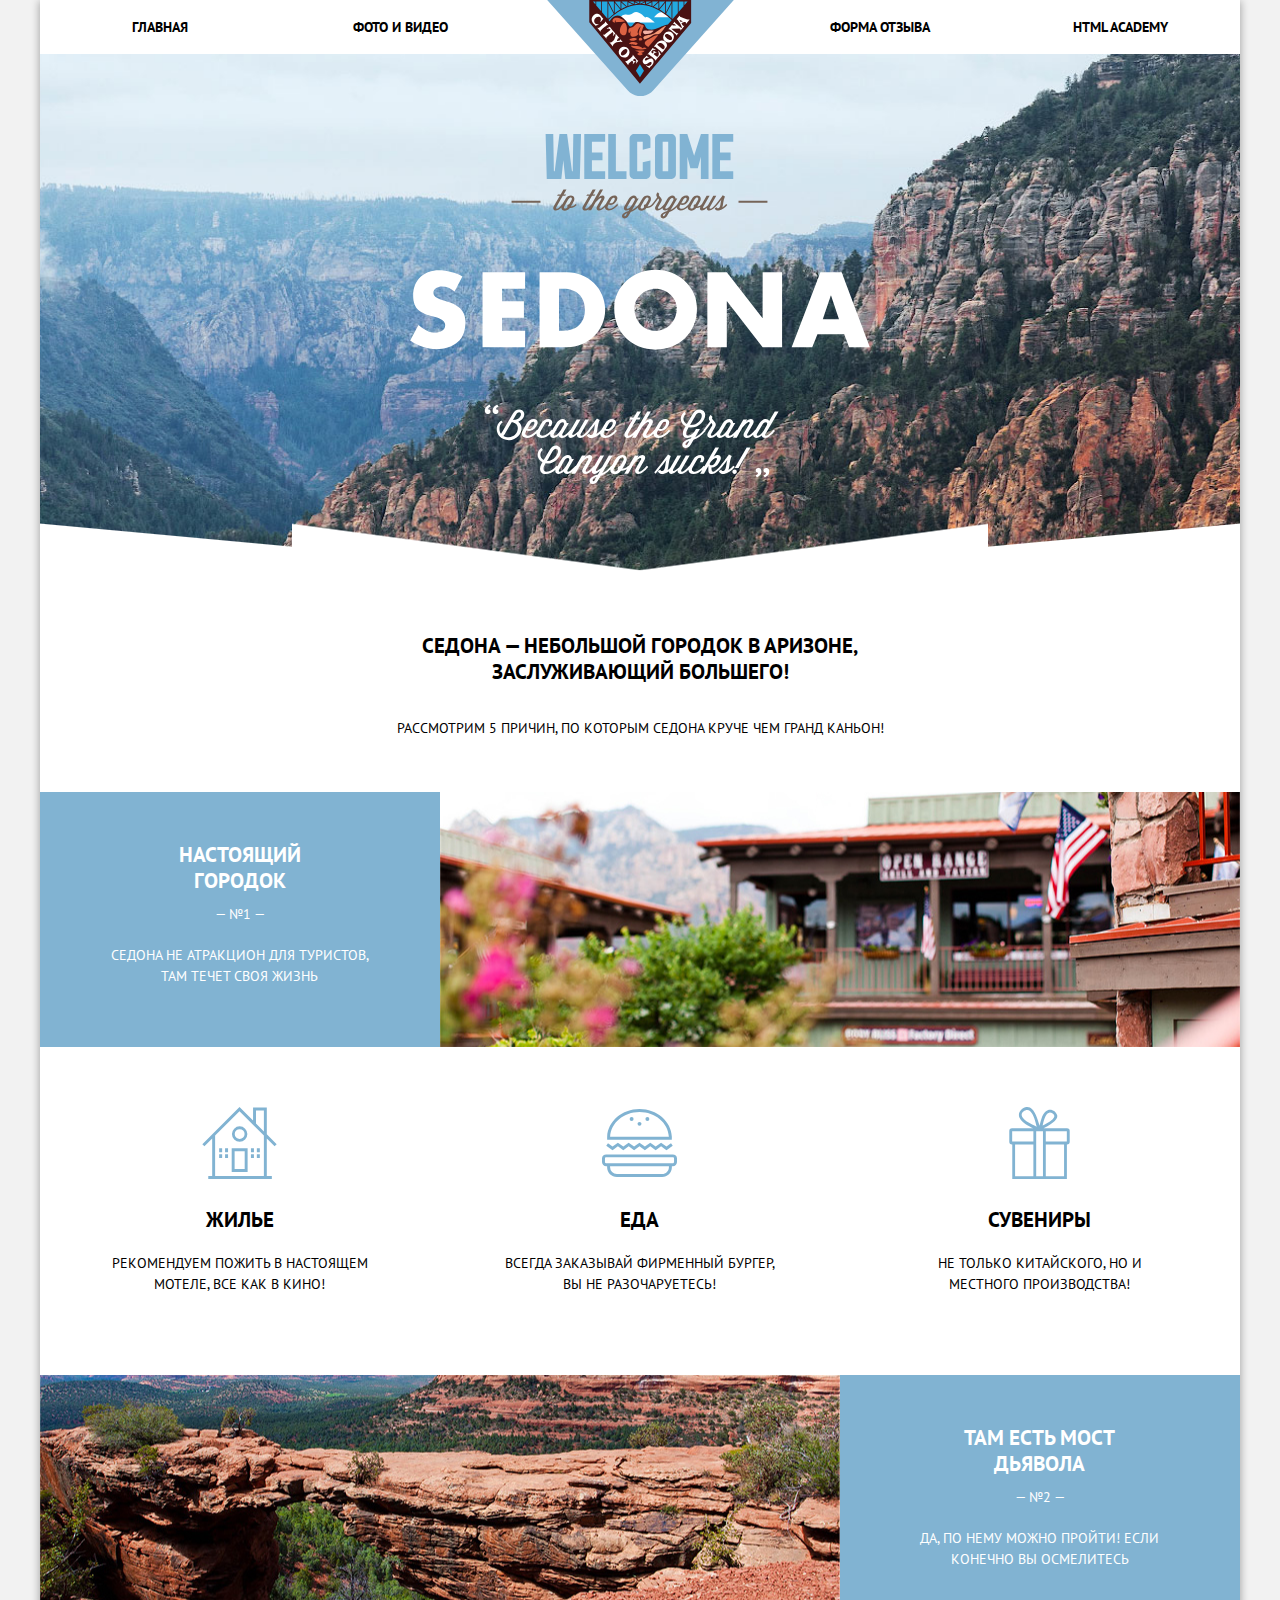
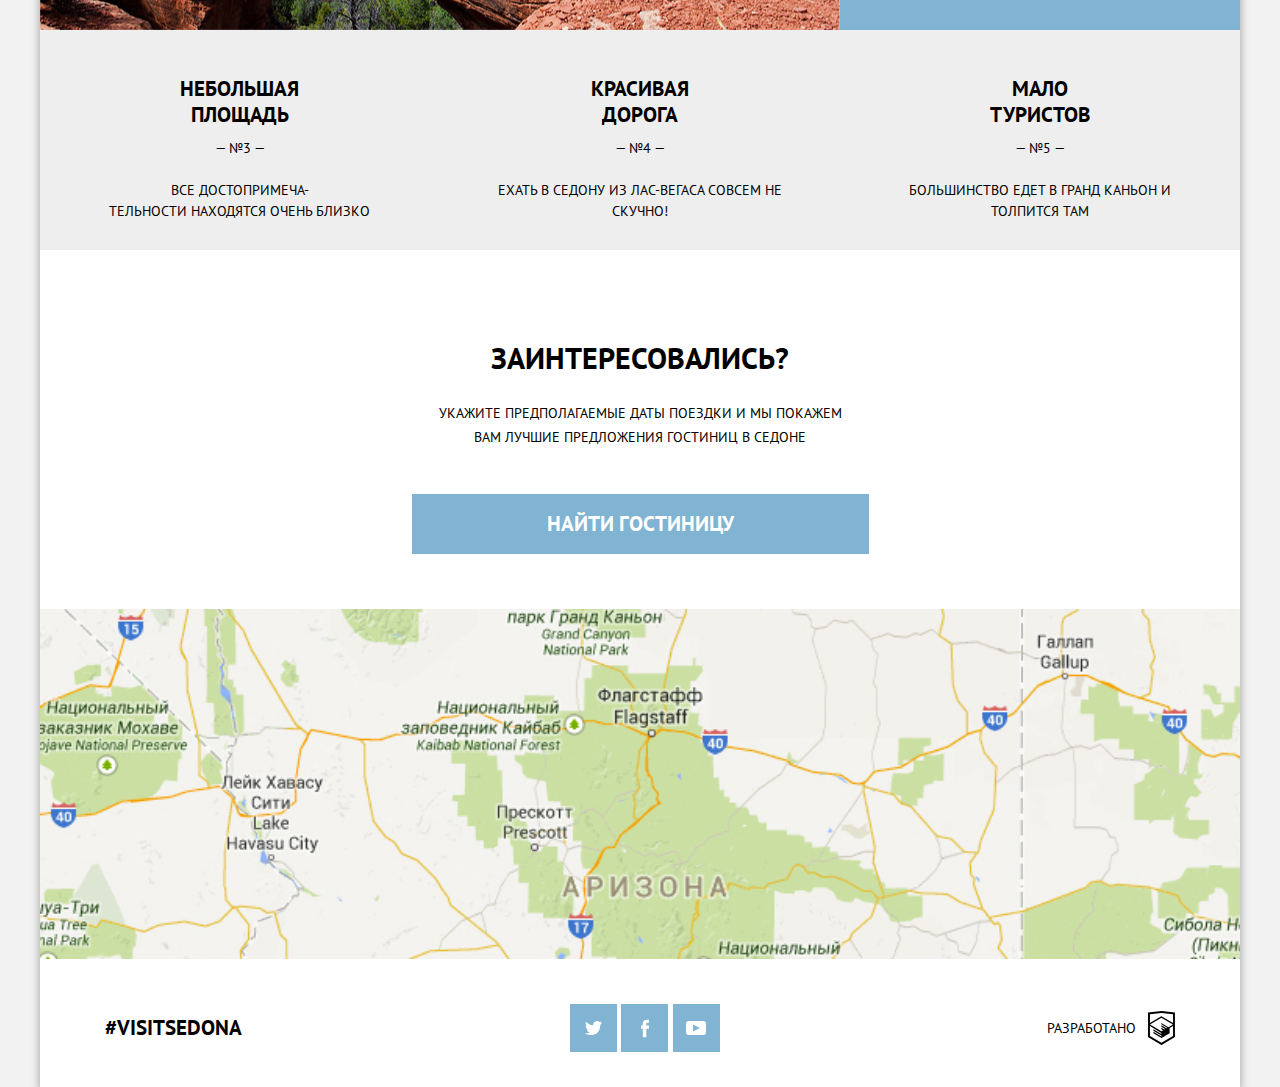
<file: sedon/index.html>
<!DOCTYPE html>
<html lang="ru">
<head>
  <meta charset="UTF-8">
  <title>Главная</title>
  <meta name="viewport" content="width=device-width, initial-scale=1.0">
  <link href="https://fonts.googleapis.com/css?family=PT+Sans:400,700&subset=cyrillic" rel="stylesheet"> 
  <script src="http://maps.google.com/maps/api/js?sensor=false&amp;language=ru&amp;key=AIzaSyDwfGSkKBAPc80Ek5uWMe2iKo-xqzu6rMk"></script>
  <link rel="stylesheet" href="css/style.min.css">
</head>
<body>
  <div class="wrapper">
    <header class="header">
      <ul class="header__menu">
        <li>
          <a href="index.html" class="header__menu-link">Главная</a>
          <button class="header__menu-close"></button>
        </li>
        <li><a href="foto.html" class="header__menu-link ">Фото и видео</a></li>
        <li><a href="form.html" class="header__menu-link">Форма отзыва</a></li>
        <li><a href="#" class="header__menu-link">HTML ACADEMY</a></li>
      </ul>

      <div class="header__bottom">
        <a href="index.html" class="header__logo"></a>
        <button class="header__menu-open"></button>

        <div class="header__bg-block header__bg-block--home">
           <img src="img/img_title-site.svg" alt="" class="header__title-site header__title-site--home">
        </div>
      </div>
    </header>
    <!--begin features--> 
    <section class="features">
      <div class="features__head">
        <div class="features__head-title">
          Седона — небольшой 
          городок в АРИЗОНЕ, 
          зАСЛУЖИвающий большего!
        </div>
        <p class="features__head-descrip"> Рассмотрим 5 причин, по которым Седона круче чем гранд каньон!</p>
      </div>

      <div class="features__block">
        <div class="features__block-top">
          <div class="features__block-head">
            <h2 class="features__block-title">НАСТОЯЩИЙ ГОРОДОК</h2>
            <div class="features__block-num">— №1 —</div>
            <p class="features__block-text">СЕДОНА НЕ АТРАКЦИОН ДЛЯ ТУРИСТОВ, ТАМ ТЕЧЕТ СВОЯ ЖИЗНЬ</p>
          </div>

          <div class="features__block-bg features__block-bg--city"></div>
        </div>
        <!--end features__block-top--> 
        <!--begin features__services--> 
        <ul class="features__services">
          <li class="features__services-block">
            <div class="features__services-title">Жилье</div>
            <p class="features__services-text">Рекомендуем пожить в настоящем мотеле, все как в кино!</p>
          </li>

          <li class="features__services-block">
            <div class="features__services-title">Сувениры</div>
            <p class="features__services-text">Не только китайского, но и местного производства!</p>
          </li>

          <li class="features__services-block">
            <div class="features__services-title">Еда</div>
            <p class="features__services-text">Всегда заказывай фирменный бургер, Вы НЕ разочаруетесь!</p>
          </li>
        <!--end features__services--> 
        </ul>
      </div>

      <div class="features__block">
        <div class="features__block-top">
          <div class="features__block-head">
            <h2 class="features__block-title"> Там есть Мост дьявола</h2>
            <div class="features__block-num">— №2 —</div>
            <p class="features__block-text">Да, по нему можно пройти! Если конечно вы осмелитесь</p>
          </div>

          <div class="features__block-bg features__block-bg--bridge"></div>
        </div>
        <!--end features__block-top-->
        <div class="features__terrain">
          <div class="features__terrain-block">
            <div class="features__terrain-title">НЕБОЛЬШАЯ ПЛОЩАДЬ</div>
            <div class="features__terrain-num">— №3 —</div>
            <p class="features__terrain-text">
              Все достопримеча-<br>тельности находятся очень близко
            </p>
          </div>

          <div class="features__terrain-block">
            <div class="features__terrain-title">Красивая дорога</div>
            <div class="features__terrain-num">— №4 —</div>
            <p class="features__terrain-text">
              Ехать в седону из Лас-Вегаса совсем не скучно!
            </p>
          </div>

          <div class="features__terrain-block">
            <div class="features__terrain-title">Мало туристов</div>
            <div class="features__terrain-num">— №5 —</div>
            <p class="features__terrain-text">
              Большинство едет в гранд каньон и толпится там
            </p>
          </div>
        </div>
      </div>
    </section>
    <!--end features--> 

    <!-- begin search-hotel  -->
    <article class="search-hotel">
      <div class="search-hotel__title">Заинтересовались?</div>
      <p class="search-hotel__text">
        Укажите предполагаемые даты поездки и мы покажем вам лучшие предложения гостиниц в седоне
      </p>
      <a href="#" class="search-hotel__btn">Найти гостиницу</a>      
    </article>
    <!-- end search-hotel -->

    <!-- begin sedona-map  -->
    <div class="sedona-map" id="map">
      
    </div>
    <!-- end sedona-map -->

    <!-- begin footer  -->
    <section class="footer">
      <a href="#" class="footer__logo">#VISITSEDONA</a>
       <ul class="footer__social">
         <li>
          <a href="#" class="footer__ico"><img src="img/ico-tw.svg" alt="twitter" width="17" height="14"></a>
        </li>
         <li>
          <a href="#" class="footer__ico"><img src="img/ico-fb.svg" alt="facebuck" width="8" height="19"></a>
        </li>
         <li>
          <a href="#" class="footer__ico footer__ico--yt"><img src="img/ico-yt.svg" alt="youToub" width="20" height="14"></a>
         </li>
       </ul>
       <a href="#" class="footer__creator">
       <span>Разработано</span>
        <svg version="1" xmlns="http://www.w3.org/2000/svg" width="26.943" height="34.09" class="footer__creator-logo"viewBox="0 0 26.943 34.09">
          <path d="M13.62.017L13.472 0 0 1.412v24.661l13.472 8.017 13.43-7.99.042-.026V1.412L13.62.017zm11.399 12.11L13.495 5.334l-.001-.104-.087.05-.088-.056v.109L1.925 12.118V3.147l11.547-1.212 11.547 1.212v8.98zm-11.614-5.34L24.923 13.5l-4.479 2.64-7.093-4.221-.013 1.415 5.904 3.513-.86.507-5.031-2.992-.013 1.415 3.827 2.275-.782.523-3.032-1.787-.013 1.413 1.852 1.091-1.8 1.081-11.356-6.751 11.371-6.835zm-11.48 8.34l11.411 6.791.015 1.044-7.941-4.728-.015 1.416 7.979 4.796.017 1.076-7.972-4.741-.013 1.415 8.021 4.821.045.026 8.143-4.872v-1.268l-.011-.148v-3.761l3.415-2.036v10.02L13.472 31.85 1.925 24.979v-9.852z"/>
        </svg
       </a>     
    </section>
    <!-- end footer -->
  </div>
  <!-- end wrapper -->
  <script src="js/index.min.js"></script>
</body>
</html>
</file>
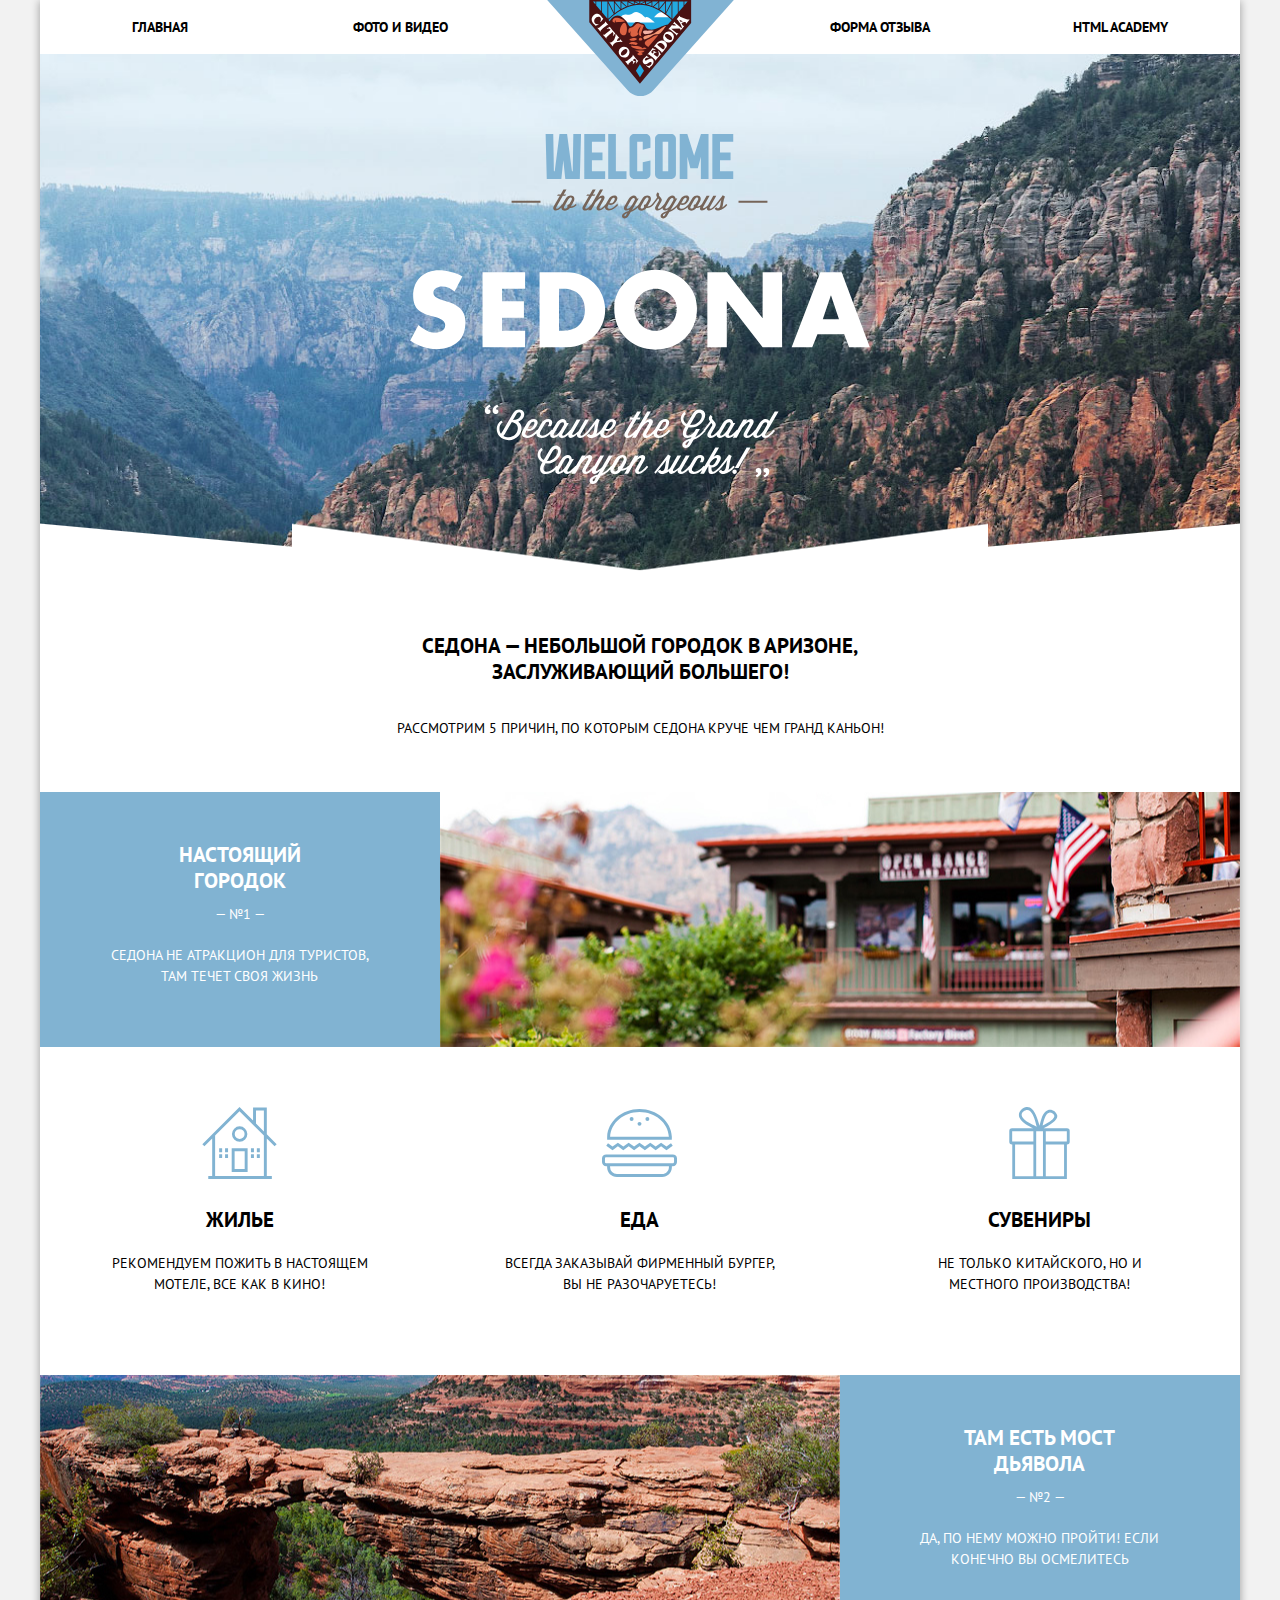
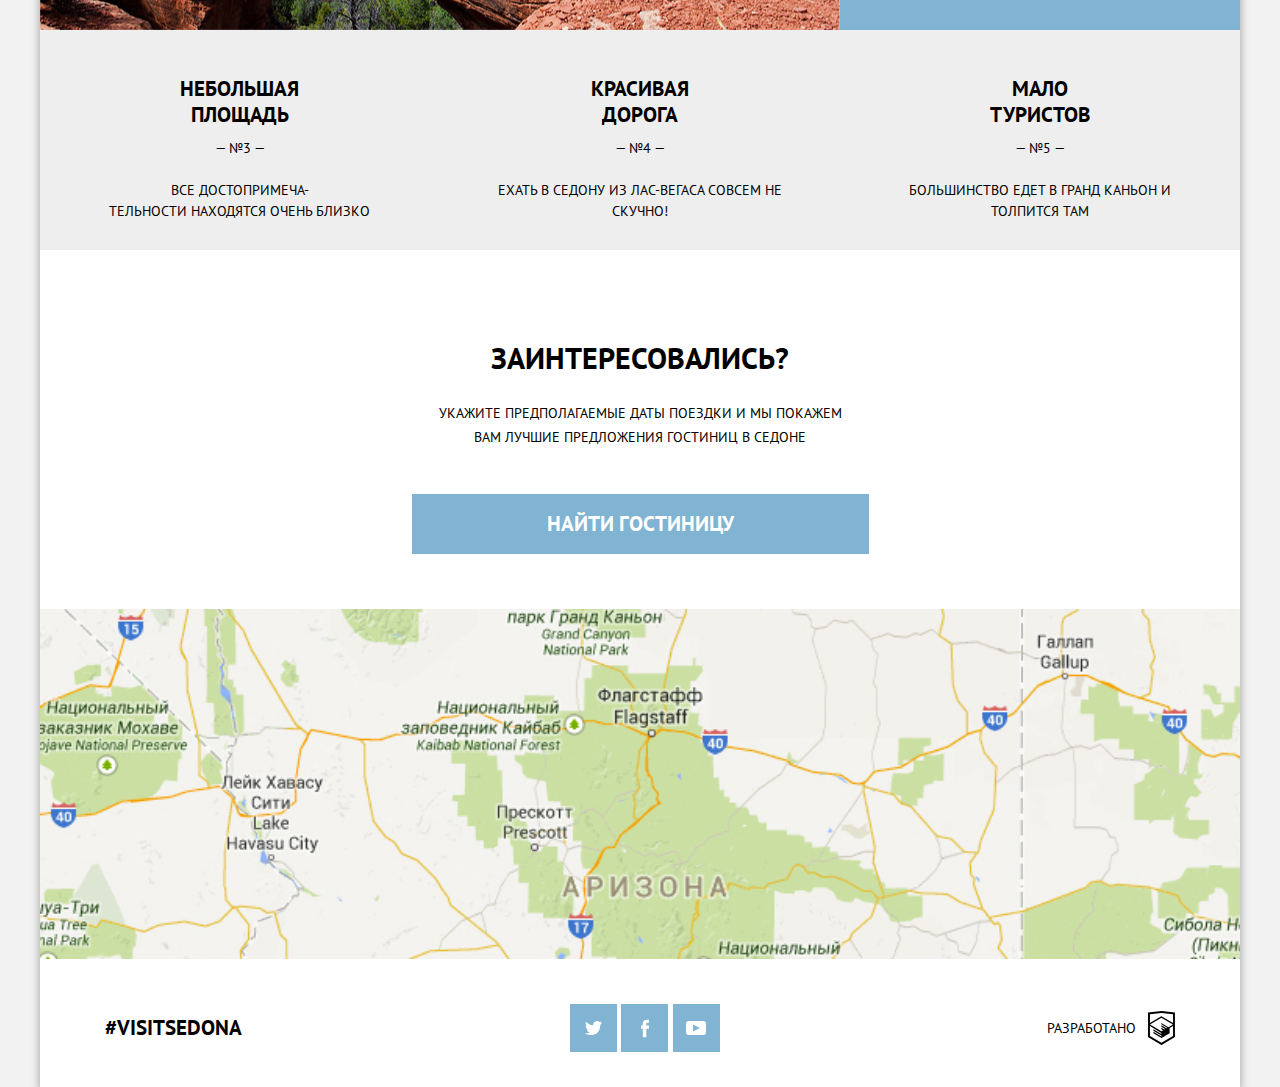
<file: sedona/index.html>
<!DOCTYPE html>
<html lang="ru">
<head>
  <meta charset="UTF-8">
  <title>Главная</title>
  <meta name="viewport" content="width=device-width, initial-scale=1.0">
  <link href="https://fonts.googleapis.com/css?family=PT+Sans:400,700&subset=cyrillic" rel="stylesheet"> 
  <script src="http://maps.google.com/maps/api/js?sensor=false&amp;language=ru&amp;key=AIzaSyDwfGSkKBAPc80Ek5uWMe2iKo-xqzu6rMk"></script>
  <link rel="stylesheet" href="css/style.min.css">
</head>
<body>
  <div class="wrapper">
    <header class="header">
      <ul class="header__menu">
        <li>
          <a href="index.html" class="header__menu-link">Главная</a>
          <button class="header__menu-close"></button>
        </li>
        <li><a href="foto.html" class="header__menu-link ">Фото и видео</a></li>
        <li><a href="form.html" class="header__menu-link">Форма отзыва</a></li>
        <li><a href="#" class="header__menu-link">HTML ACADEMY</a></li>
      </ul>

      <div class="header__bottom">
        <a href="index.html" class="header__logo"></a>
        <button class="header__menu-open"></button>

        <div class="header__bg-block header__bg-block--home">
           <img src="img/img_title-site.svg" alt="" class="header__title-site header__title-site--home">
        </div>
      </div>
    </header>
    <!--begin features--> 
    <section class="features">
      <div class="features__head">
        <div class="features__head-title">
          Седона — небольшой 
          городок в АРИЗОНЕ, 
          зАСЛУЖИвающий большего!
        </div>
        <p class="features__head-descrip"> Рассмотрим 5 причин, по которым Седона круче чем гранд каньон!</p>
      </div>

      <div class="features__block">
        <div class="features__block-top">
          <div class="features__block-head">
            <h2 class="features__block-title">НАСТОЯЩИЙ ГОРОДОК</h2>
            <div class="features__block-num">— №1 —</div>
            <p class="features__block-text">СЕДОНА НЕ АТРАКЦИОН ДЛЯ ТУРИСТОВ, ТАМ ТЕЧЕТ СВОЯ ЖИЗНЬ</p>
          </div>

          <div class="features__block-bg features__block-bg--city"></div>
        </div>
        <!--end features__block-top--> 
        <!--begin features__services--> 
        <ul class="features__services">
          <li class="features__services-block">
            <div class="features__services-title">Жилье</div>
            <p class="features__services-text">Рекомендуем пожить в настоящем мотеле, все как в кино!</p>
          </li>

          <li class="features__services-block">
            <div class="features__services-title">Сувениры</div>
            <p class="features__services-text">Не только китайского, но и местного производства!</p>
          </li>

          <li class="features__services-block">
            <div class="features__services-title">Еда</div>
            <p class="features__services-text">Всегда заказывай фирменный бургер, Вы НЕ разочаруетесь!</p>
          </li>
        <!--end features__services--> 
        </ul>
      </div>

      <div class="features__block">
        <div class="features__block-top">
          <div class="features__block-head">
            <h2 class="features__block-title"> Там есть Мост дьявола</h2>
            <div class="features__block-num">— №2 —</div>
            <p class="features__block-text">Да, по нему можно пройти! Если конечно вы осмелитесь</p>
          </div>

          <div class="features__block-bg features__block-bg--bridge"></div>
        </div>
        <!--end features__block-top-->
        <div class="features__terrain">
          <div class="features__terrain-block">
            <div class="features__terrain-title">НЕБОЛЬШАЯ ПЛОЩАДЬ</div>
            <div class="features__terrain-num">— №3 —</div>
            <p class="features__terrain-text">
              Все достопримеча-<br>тельности находятся очень близко
            </p>
          </div>

          <div class="features__terrain-block">
            <div class="features__terrain-title">Красивая дорога</div>
            <div class="features__terrain-num">— №4 —</div>
            <p class="features__terrain-text">
              Ехать в седону из Лас-Вегаса совсем не скучно!
            </p>
          </div>

          <div class="features__terrain-block">
            <div class="features__terrain-title">Мало туристов</div>
            <div class="features__terrain-num">— №5 —</div>
            <p class="features__terrain-text">
              Большинство едет в гранд каньон и толпится там
            </p>
          </div>
        </div>
      </div>
    </section>
    <!--end features--> 

    <!-- begin search-hotel  -->
    <article class="search-hotel">
      <div class="search-hotel__title">Заинтересовались?</div>
      <p class="search-hotel__text">
        Укажите предполагаемые даты поездки и мы покажем вам лучшие предложения гостиниц в седоне
      </p>
      <a href="#" class="search-hotel__btn">Найти гостиницу</a>      
    </article>
    <!-- end search-hotel -->

    <!-- begin sedona-map  -->
    <div class="sedona-map" id="map">
      
    </div>
    <!-- end sedona-map -->

    <!-- begin footer  -->
    <section class="footer">
      <a href="#" class="footer__logo">#VISITSEDONA</a>
       <ul class="footer__social">
         <li>
          <a href="#" class="footer__ico"><img src="img/ico-tw.svg" alt="twitter" width="17" height="14"></a>
        </li>
         <li>
          <a href="#" class="footer__ico"><img src="img/ico-fb.svg" alt="facebuck" width="8" height="19"></a>
        </li>
         <li>
          <a href="#" class="footer__ico footer__ico--yt"><img src="img/ico-yt.svg" alt="youToub" width="20" height="14"></a>
         </li>
       </ul>
       <a href="#" class="footer__creator">
       <span>Разработано</span>
        <svg version="1" xmlns="http://www.w3.org/2000/svg" width="26.943" height="34.09" class="footer__creator-logo"viewBox="0 0 26.943 34.09">
          <path d="M13.62.017L13.472 0 0 1.412v24.661l13.472 8.017 13.43-7.99.042-.026V1.412L13.62.017zm11.399 12.11L13.495 5.334l-.001-.104-.087.05-.088-.056v.109L1.925 12.118V3.147l11.547-1.212 11.547 1.212v8.98zm-11.614-5.34L24.923 13.5l-4.479 2.64-7.093-4.221-.013 1.415 5.904 3.513-.86.507-5.031-2.992-.013 1.415 3.827 2.275-.782.523-3.032-1.787-.013 1.413 1.852 1.091-1.8 1.081-11.356-6.751 11.371-6.835zm-11.48 8.34l11.411 6.791.015 1.044-7.941-4.728-.015 1.416 7.979 4.796.017 1.076-7.972-4.741-.013 1.415 8.021 4.821.045.026 8.143-4.872v-1.268l-.011-.148v-3.761l3.415-2.036v10.02L13.472 31.85 1.925 24.979v-9.852z"/>
        </svg
       </a>     
    </section>
    <!-- end footer -->
  </div>
  <!-- end wrapper -->
  <script src="js/index.min.js"></script>
</body>
</html>
</file>
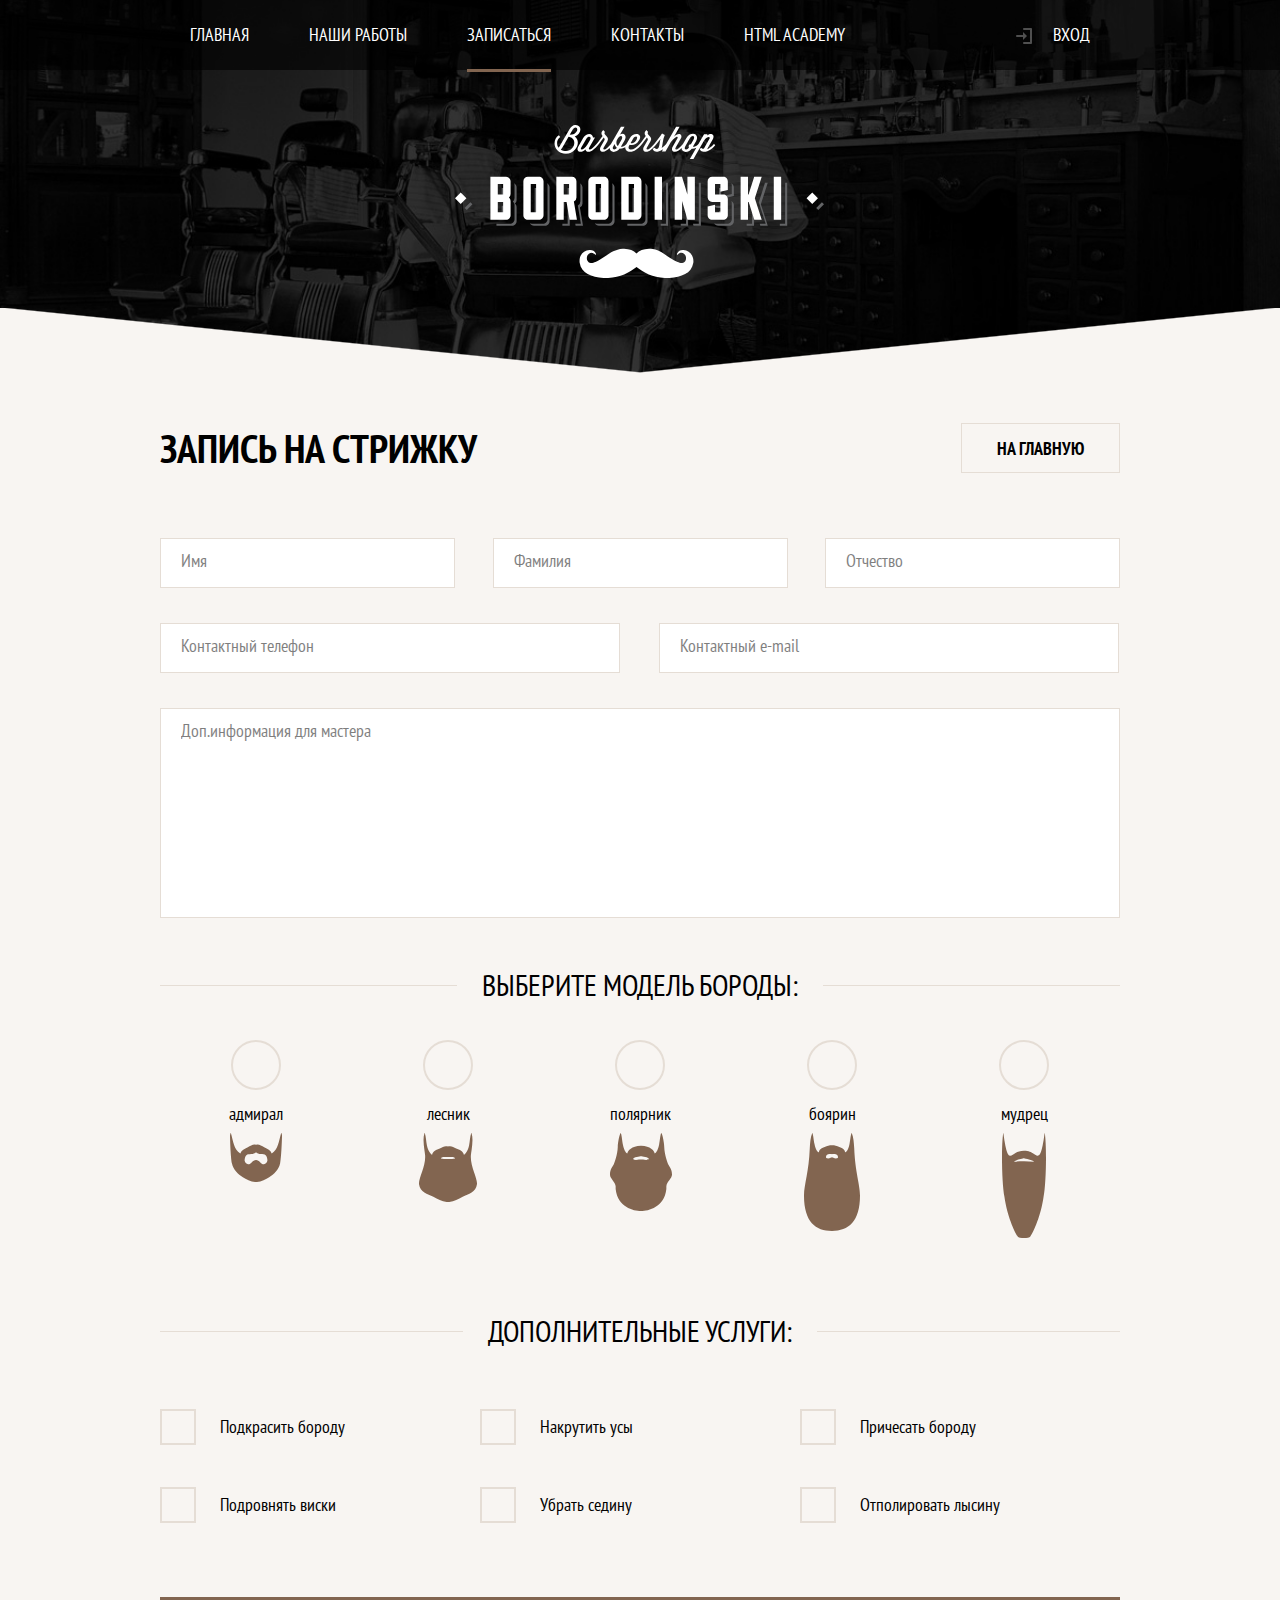
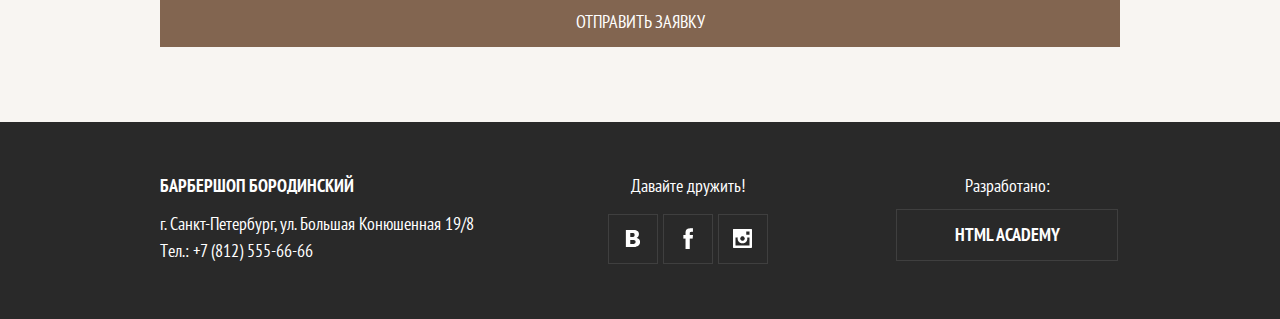
<file: barber/form.html>
<!DOCTYPE html>
<html lang="ru">
<head>
	<meta charset="UTF-8">
	<meta name="viewport" content="width=device-width, initial-scale=1.0">
	<title>Форма записи</title>
	<script src="https://ajax.googleapis.com/ajax/libs/jquery/1.12.0/jquery.min.js"></script>
	<link href='https://fonts.googleapis.com/css?family=PT+Sans+Narrow:400,700&subset=cyrillic,latin' rel='stylesheet' type='text/css'>
	<link rel="stylesheet" href="css/style.min.css">
	<link rel="icon" type="image/png" href="img/scissors-icon.svg" />
</head>
<body>
	<!--begin header-->
	<header class="header header--form">
		<a class="logotype logotype--form" href="index.html"></a>
		<div class="header__name-page">Форма<a href="#" class="header__btn"></a></div>
		
		<nav class="header__menu">
			<!--begin content-->
			<div class="content content--header">
				<a href="index.html">Главная</a>
				<a href="photo.html">Наши работы</a>
				<a href="form.html">Записаться</a>
				<a href="#">Контакты</a>
				<a href="https://htmlacademy.ru/">HTML ACADEMY</a>
				<a href="#" class="header__login-link"><span class="header__enter-link">Вход</span></a> 
			</div>
		</nav>
	</header>
	<!--end header-->
	<!--begin form-entry-->
	<form action="#" method="post" class="form-entry big-triangle" id="mainForm">
		<div class="content">
			<div class="form-entry__head">
				<h1 class="form-entry__title">Запись на стрижку</h1>
				<a href="index.html" class="form-entry__btn-link button">На главную</a>
			</div>
			
			<!--begin form-entry__client-info-->
			<fieldset class="form-entry__client-info">
				<div class="form-entry__user-info-wrap">
					<div class="form-entry__input-wrap">
						<input type="text" class="form-entry__surname" name="surname" placeholder="Имя">
					</div>
					<div class="form-entry__input-wrap">
						<input type="text" class="form-entry__name" placeholder="Фамилия" name="name">
					</div>
					<div class="form-entry__input-wrap">
						<input type="text" class="form-entry__patronymic" placeholder="Отчество" name="patronymic">
					</div>
				</div>

				<div class="form-entry__contact-wrap">
					<div class="form-entry__block-wrap">
						<input type="text" class="form-entry__tel" placeholder="Контактный телефон" name="telefon">
					</div>
					
					<div class="form-entry__block-wrap">
						<input type="text" class="form-entry__email" placeholder="Контактный e-mail" name="email">
					</div>
				</div>
				
				<textarea class="form-entry__more-info" name="more-info" placeholder="Доп.информация для мастера"  cols="8"></textarea>
			</fieldset>
			<!--end form-entry__client-info-->

			<!--begin form-entry__beard-model-->
			<fieldset class="form-entry__beard-model">
				<div class="form-entry__title-beard-wrap legend-line">
					<legend class="form-entry__title-beard" align="center">Выберите модель бороды:</legend>
				</div>
				<ul class="form-entry__beard-list">
					<li>
						<input type="radio" name="beard" class="form-entry__radio" value="admiral" id="admiral">
						<label class="form-entry__admiral" for="admiral">Адмирал
							<img src="img/bg-admiral.svg" alt="Адмирал">
						</label>
					</li>
					<li>
						<input type="radio" name="beard" class="form-entry__radio" value="logger" id="logger">
						<label class="form-entry__polar" for="logger">Лесник
							<img src="img/bg-logger.svg" alt="Лесник">
						</label>
					</li>
					<li>
						<input type="radio" name="beard" class="form-entry__radio" value="polar" id="polar">
						<label for="polar">Полярник
							<img src="img/bg-polar.svg" alt="Полярник">
						</label>
					</li>
					<li>
						<input type="radio" name="beard" class="form-entry__radio" value="boyar" id="boyar">
						<label for="boyar">Боярин
							<img src="img/bg-boyar.svg" alt="боярин">
						</label>
					</li>  
					<li>
						<input type="radio" name="beard" class="form-entry__radio" value="sage" id="sage">
						<label for="sage">Мудрец
							<img src="img/bg-sage.svg" alt="мудрец">
						</label>
					</li>
				</ul>
			</fieldset>
			<!--end form-entry__beard-model-->
			
			<!--begin form-entry__services-->
			<fieldset class="form-entry__services">
				<div class="form-entry__services-title-wrap legend-line">
					<legend class="form-entry__services-title" align="center">Дополнительные услуги:</legend>
				</div>
				<ul class="form-entry__services-list">
					<li>
						<input type="checkbox" class="form-entry__checkbox" name="services-1" value="paint" id="paint">
						<label for="paint">Подкрасить бороду</label>
					</li>
					<li>
						<input type="checkbox" class="form-entry__checkbox" name="services-2" value="mustache" id="mustache">
						<label for="mustache">Накрутить усы</label>
					</li>
					<li>
						<input type="checkbox" class="form-entry__checkbox" name="services-3" value="brush" id="brush">
						<label for="brush">Причесать бороду</label>
					</li>
					<li>
						<input type="checkbox" class="form-entry__checkbox" name="services-3" value="trim" id="trim">
						<label for="trim">Подровнять виски</label>
					</li>
					<li>
						<input type="checkbox" class="form-entry__checkbox" name="services-5" value="clean" id="clean">
						<label for="clean">Убрать седину</label>
					</li>
					<li>
						<input type="checkbox" class="form-entry__checkbox" name="services-6" value="polish" id="polish">
						<label for="polish">Отполировать лысину</label>
					</li>
				</ul>
			</fieldset>
			<!--end form-entry__services-->
			<button type="submit" class="form-entry__btn-submit">Отправить заявку</button>
		</div>
		<!--end content-->
	</form>
	<!--end form-entry-->

	<!--begin footer-->
	<footer class="footer">
		<!-- begin content  -->
		<div class="content content--footer">
			<section class="footer__contact">
				<h3 class="footer__contact-title">Барбершоп Бородинский</h3>
				<div class="footer__adress">г. Санкт-Петербург, ул. Большая Конюшенная 19/8</div>
				<span class="footer__btn-tel">
					<i class="footer__contact-tel">Tел.: </i> +7 (812) 555-66-66
				</span>
			</section>

			<ul class="footer__social">
				<li class="footer__social-text">Давайте дружить!</li>
				<li><a href="#" class="footer__social-vk"></a></li>
				<li><a href="#" class="footer__social-fb"></a></li>
				<li><a href="#" class="footer__social-inst"></a></li>
			</ul>

			<section class="footer__creator">
				<span>Разработано:</span>
				<a href="https://htmlacademy.ru/" class="footer__creator-link">HTML ACADEMY</a>
			</section>
		</div>
		<!-- end content -->
	</footer>
	<!--end footer-->

	<!--begin popup form registaratchion-->
	<form action="" class="popup-form">
		<h1 class="popup-form__title">Личный кабинет</h1>
		<p>Введите свой логин и пароль, чтобы войти</p>

		<div class="popup-form__input">
			<input type="text" class="popup-form__login" placeholder="Логин">
			<input type="text" class="popup-form__pass" placeholder="Пароль">
			
			<div class="popup-form__check-wrap">
				<input type="checkbox" class="popup-form__check" id="popupCheck">
				<label for="popupCheck">Запомнить меня</label>
			</div>

			<a href="#" class="popup-form__link">Я забыл пароль!</a>
		</div>

		<div class="popup-form__wrap-btn">
			<button type="submit" class="popup-form__btn-submit"></button>
			<button class="popup-form__btn-close"></button>
		</div>
	</form>
	<article class="popup-luck__wrap">
		<div class="popup-luck">
			<h1 class="popup-luck__title">ЭТО УСПЕХ!</h1>
			<p class="popup-luck__text">
				Ваша заявка отправлена. 
				Ожидайте, мы свяжемся с вами как только 
				будет минутка.
			</p>
			
			<button class="popup-luck__btn-close">ЗАКРЫТЬ ОКНО</button>
		</div>
	</article>
	<!--end popup form registaratchion-->
	<script src="js/form.min.js"></script>
</body>
</html>
</file>
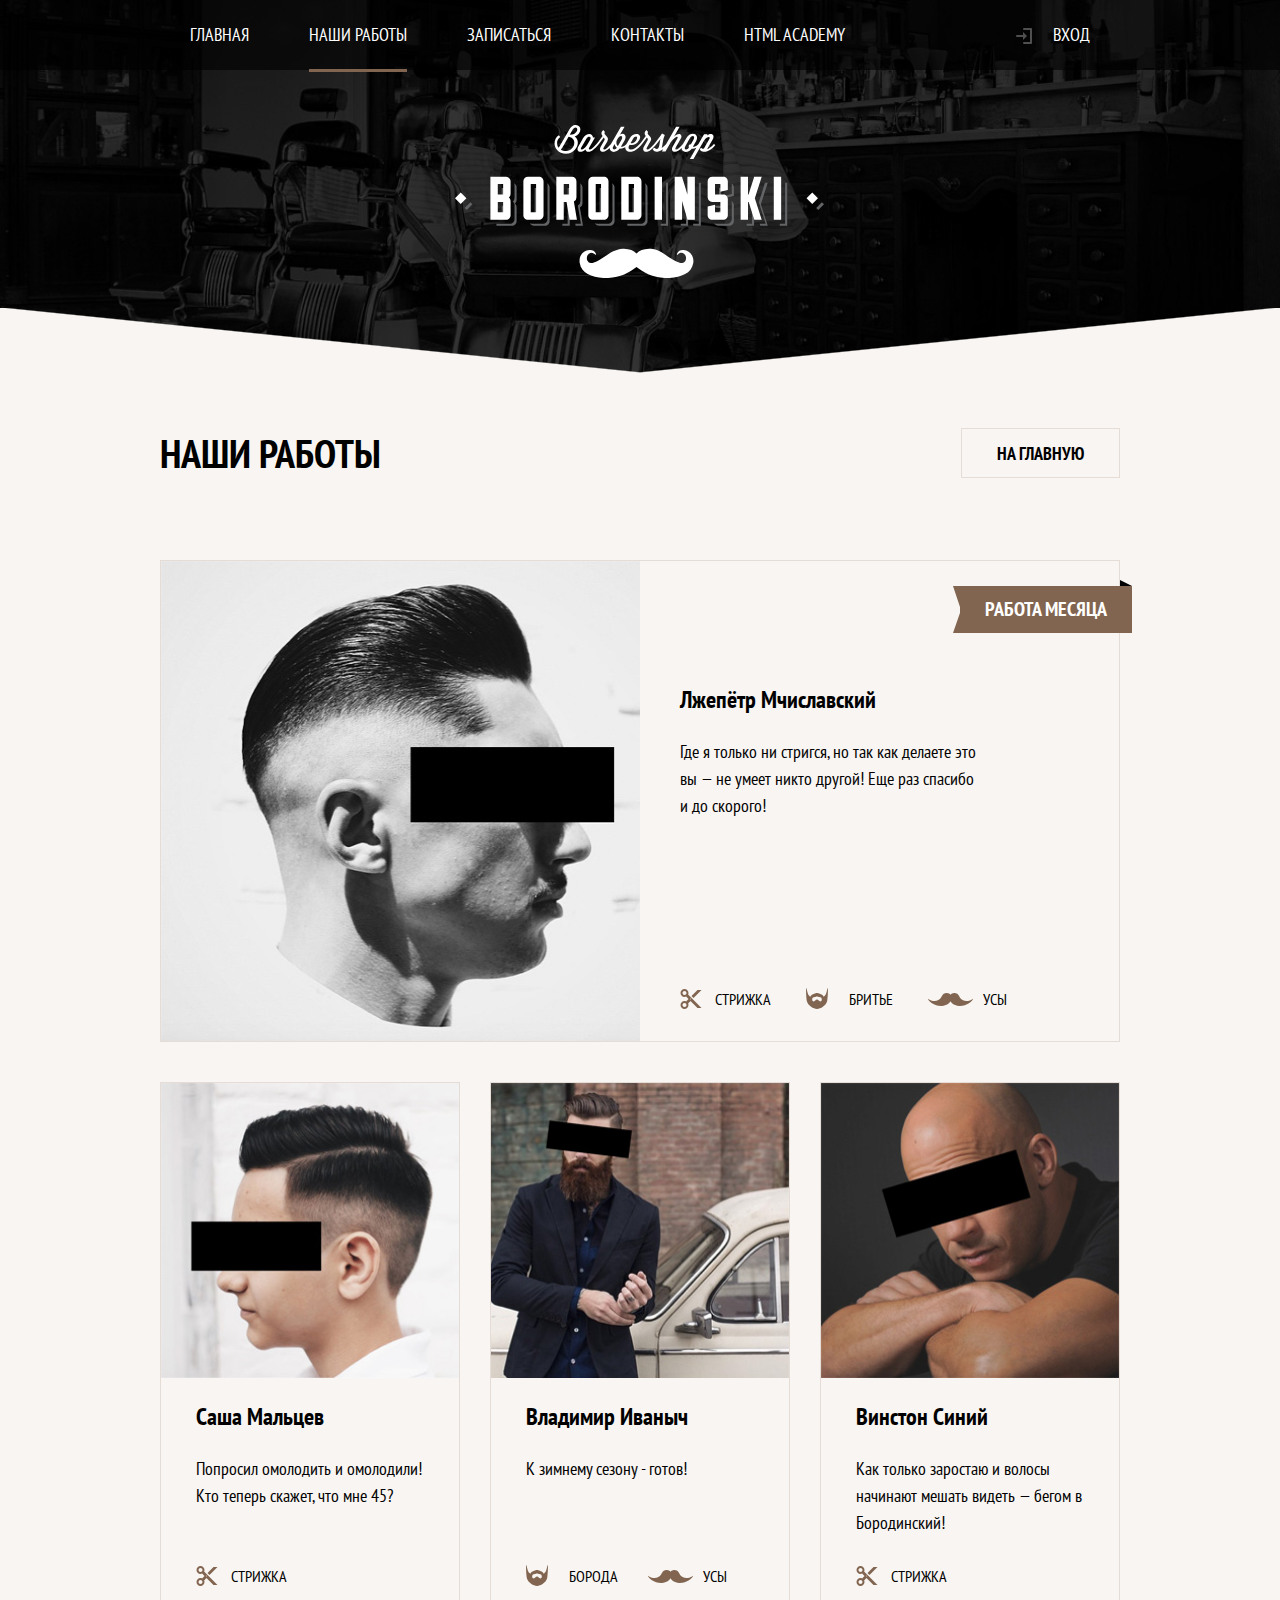
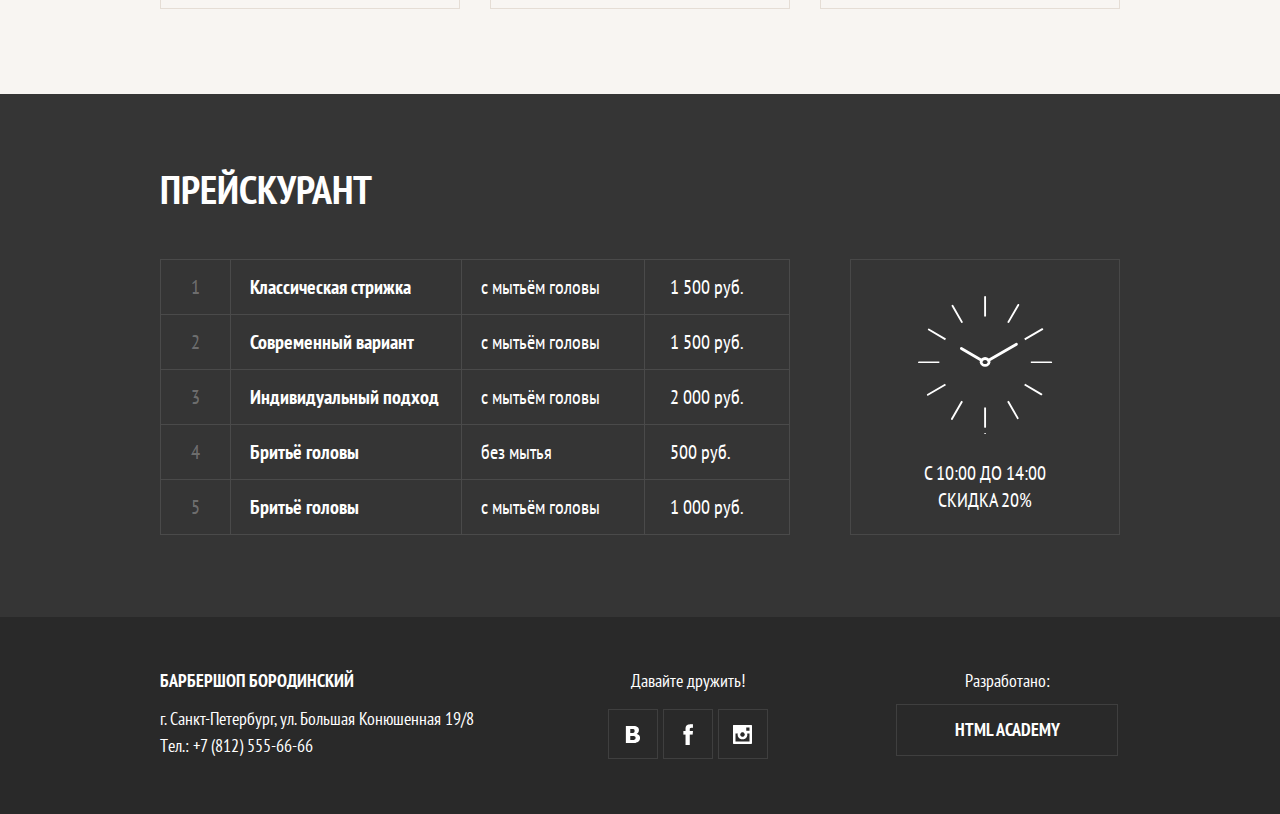
<file: barber/photo.html>
<!DOCTYPE html>
<html lang="ru">
<head>
	<meta charset="UTF-8">
	<meta name="viewport" content="width=device-width, initial-scale=1.0">
	<title>Фото</title>
	<link href='https://fonts.googleapis.com/css?family=PT+Sans+Narrow:400,700&subset=cyrillic,latin' rel='stylesheet' type='text/css'>
	<link rel="stylesheet" href="css/style.min.css">
	<script src="https://ajax.googleapis.com/ajax/libs/jquery/1.12.0/jquery.min.js"></script>
	<link rel="icon" type="image/png" href="img/scissors-icon.svg" />

</head>
<body>
	<!--begin header-->
	<header class="header header--foto">
		<a class="logotype logotype--form" href="index.html"></a>
		<div class="header__name-page">Работы<a href="#" class="header__btn"></a></div>
		
		<nav class="header__menu">
			<!--begin content-->
			<div class="content content--header">
				<a href="index.html">Главная</a>
				<a href="photo.html">Наши работы</a>
				<a href="form.html">Записаться</a>
				<a href="#">Контакты</a>
				<a href="https://htmlacademy.ru/">HTML ACADEMY</a>
				<a href="#" class="header__login-link"><span class="header__enter-link">Вход</span></a> 
			</div>
		</nav>
	</header>
	<!--end header-->

	<!-- begin our-work  -->
	<section class="our-work">
		<div class="content">
			<div class="our-work__head">
				<h1 class="our-work__title">Наши работы</h1>
				<a href="index.html" class="our-work__btn-link button">На главную</a>
			</div>

			<ul class="our-work__list">
				<li class="our-work__list-first">
					<div class="our-work__img-wrap-big">
						<a rel="gallery-1" href="img/image1.jpg" class="swipebox" title="Лжепётр Мчиславский">
							<picture>
								<source media="(min-width:1025px)" srcset="img/client_desktop-big-1.jpg">
								<img src="img/client_mob-big-1.jpg" alt="Наш клиент" class="our-work__img">
							</picture>
					 </a>
						<span>Работа месяца</span>
					</div>
					<div class="our-work__descrip our-work__descrip--big">
						
						<div class="our-work__text-wrap">
							<h2 class="our-work__name-client">
								Лжепётр Мчиславский
							</h2>
							<p class="our-work__text our-work__text--big">
								Где я только ни стригся, 
								но так как делаете это вы — не умеет никто другой! 
								Еще раз спасибо и до скорого!
							</p>
						</div>
						
						<ul class="our-work__service our-work__service--big">
							<li class="our-work__haircut">Стрижка</li>
							<li class="our-work__shave">Бритье</li>
							<li class="our-work__whisker">Усы</li>
						</ul>
					</div>
				</li>
				<li>
					<div class="our-work__img-wrap">
						<!--<img src="img/client_mob-2.jpg" alt="Наш клиент" class="our-work__img">-->
						<a rel="gallery-1" href="img/image3.jpg" class="swipebox" title="Саша Мальцев">
							<picture>
								<source media="(min-width:1025px)" srcset="img/client_desktop-2.jpg">
								<source media="(min-width:680px)" srcset="img/client_tab-2.jpg">
								<img src="img/client_mob-2.jpg" alt="Наш клиент" class="our-work__img">
							</picture>
					  </a>
					</div>
					<div class="our-work__descrip">
						<div class="our-work__text-wrap">
							<h2 class="our-work__name-client">
								Саша Мальцев
							</h2>
							<p class="our-work__text">
								Попросил омолодить и омолодили! 
								Кто теперь скажет, что мне 45? 
							</p>
						</div>
						
						<ul class="our-work__service">
							<li class="our-work__haircut">Стрижка</li>
						</ul>
					</div>
				</li>
				<li>
					<div class="our-work__img-wrap">
						<a rel="gallery-1" href="img/image2.jpg" class="swipebox" title="Владимир Иваныч">
							<picture>
								<source media="(min-width:1025px)" srcset="img/client_desktop-3.jpg">
								<source media="(min-width:680px)" srcset="img/client_tab-3.jpg">
								<img src="img/client_mob-3.jpg" alt="Наш клиент" class="our-work__img">
							</picture>
						</a>
					</div>
					<div class="our-work__descrip">
						<div class="our-work__text-wrap">
							<h2 class="our-work__name-client">
								Владимир Иваныч
							</h2>
							<p class="our-work__text">
								К зимнему сезону - готов!
							</p>
						</div>
						
						<ul class="our-work__service">
							<li class="our-work__beard">Борода</li>
							<li class="our-work__whisker">Усы</li>
						</ul>
					</div>
				</li>
				<li>
					<div class="our-work__img-wrap">
						<a rel="gallery-1" href="img/image4.jpg" class="swipebox" title="Винстон Синий">
							<picture>
								<source media="(min-width:1025px)" srcset="img/client_desktop-4.jpg">
								<source media="(min-width:680px)" srcset="img/client_tab-4.jpg">
								<img src="img/client_tab-4.jpg" alt="Наш клиент" class="our-work__img">
							</picture>
						</a>
					</div>
					
					<div class="our-work__descrip">
						<div class="our-work__text-wrap">
							<h2 class="our-work__name-client">
								Винстон Синий
							</h2>
							<p class="our-work__text">
								Как только заростаю и волосы начинают мешать видеть — бегом в Бородинский!
							</p>
						</div>
						
						<ul class="our-work__service">
							<li class="our-work__haircut">Стрижка</li>
						</ul>
					</div>
				</li>
			</ul>
		</div>
		<!-- end content -->
	</section>
	<!-- end our-work -->
	<!-- begin price-list  -->
	<section class="price-list">
		<div class="content content--price-list">
			<h1 class="price-list__title">Прейскурант</h1>
			<table class="price-list__table">
				<tr>
				  <td class="price-list__score">1</td>
					<td class="price-list__variant">Классическая стрижка</td>
					<td class="price-list__note">с мытьём головы</td>
					<td class="price-list__cost">1 500 руб.</td>
				</tr>
				<tr>
				  <td class="price-list__score">2</td>
					<td class="price-list__variant">Современный вариант</td>
					<td class="price-list__note">с мытьём головы</td>
					<td class="price-list__cost">1 500 руб.</td>
				</tr>
				<tr>
					<td class="price-list__score">3</td>
					<td class="price-list__variant">Индивидуальный подход</td>
					<td class="price-list__note">с мытьём головы</td>
					<td class="price-list__cost">2 000 руб.</td>
				</tr>
				<tr>
					<td class="price-list__score">4</td>
					<td class="price-list__variant">Бритьё головы</td>
					<td class="price-list__note">без мытья</td>
					<td class="price-list__cost">500 руб.</td>
				</tr>
				<tr>
				  <td class="price-list__score">5</td>
					<td class="price-list__variant">Бритьё головы</td>
					<td class="price-list__note">с мытьём головы</td>
					<td class="price-list__cost">1 000 руб.</td>
				</tr>
			</table>
			<div class="price-list__rebate">C 10:00 до 14:00 скидка 20%</div>
		</div>
		<!-- end content -->
	</section>
	<!-- end price-list -->

	<!--begin footer-->
	<footer class="footer">
		<!-- begin content  -->
		<div class="content content--footer">
			<section class="footer__contact">
				<h3 class="footer__contact-title">Барбершоп Бородинский</h3>
				<div class="footer__adress">г. Санкт-Петербург, ул. Большая Конюшенная 19/8</div>
				<span class="footer__btn-tel">
					<i class="footer__contact-tel">Tел.: </i> +7 (812) 555-66-66
				</span>
			</section>

			<ul class="footer__social">
				<li class="footer__social-text">Давайте дружить!</li>
				<li><a href="#" class="footer__social-vk"></a></li>
				<li><a href="#" class="footer__social-fb"></a></li>
				<li><a href="#" class="footer__social-inst"></a></li>
			</ul>

			<section class="footer__creator">
				<span>Разработано:</span>
				<a href="https://htmlacademy.ru/" class="footer__creator-link">HTML ACADEMY</a>
			</section>
		</div>
		<!-- end content -->
	</footer>
	<!--end footer-->

	<!--begin popup form registaratchion-->
	<form action="" class="popup-form">
		<h1 class="popup-form__title">Личный кабинет</h1>
		<p>Введите свой логин и пароль, чтобы войти</p>

		<div class="popup-form__input">
			<input type="text" class="popup-form__login" placeholder="Логин">
			<input type="text" class="popup-form__pass" placeholder="Пароль">
			
			<div class="popup-form__check-wrap">
				<input type="checkbox" class="popup-form__check" id="popupCheck">
				<label for="popupCheck">Запомнить меня</label>
			</div>

			<a href="#" class="popup-form__link">Я забыл пароль!</a>
		</div>

		<div class="popup-form__wrap-btn">
			<button type="submit" class="popup-form__btn-submit"></button>
			<button class="popup-form__btn-close"></button>
		</div>
	</form>
	<!--end popup form registaratchion-->
	<script src="js/foto.min.js"></script>
</body>
</html>
</file>
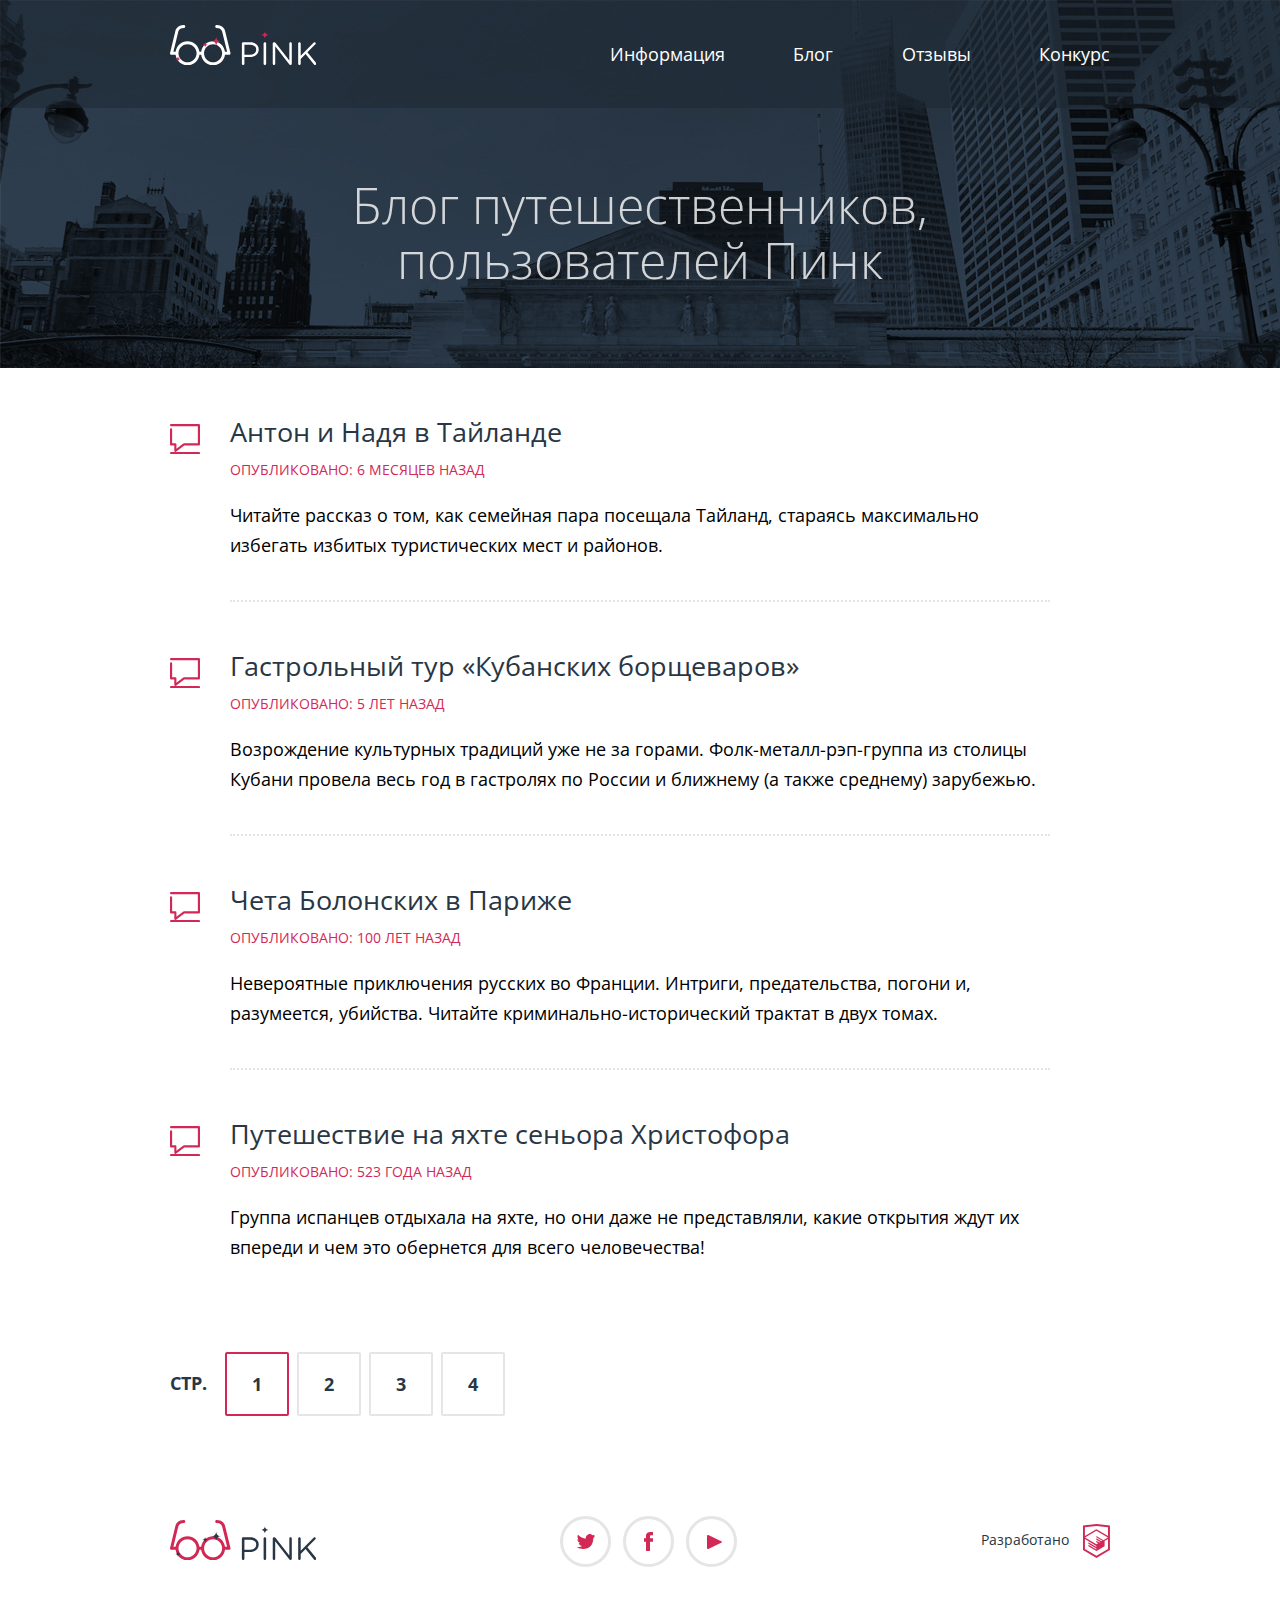
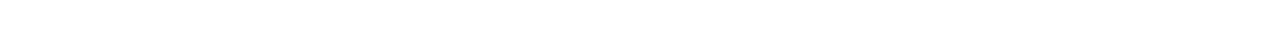
<file: pink/blog.html>
<!DOCTYPE html>
<html lang="ru">
<head>
	<meta charset="UTF-8">
  <meta name="viewport" content="width=device-width, initial-scale=1.0">
	<title>Блог</title>
	<link rel="stylesheet" href="css/style.min.css">
  <link href='https://fonts.googleapis.com/css?family=Open+Sans:400,300,700&subset=latin,cyrillic' rel='stylesheet' type='text/css'>
</head>
<body>
	<!-- begin header-main  -->
	<header class="header-main header-main--blog">
    <section class="header-main__top-line header-main__top-line--blog">
      <div class="content-wrap clearfix content-wrap--top-line">
        <a href="index.html" class="header-main__logo">
          <svg version="1.0" id="Layer_1" xmlns="http://www.w3.org/2000/svg" xmlns:xlink="http://www.w3.org/1999/xlink" x="0px" y="0px"
             width="146.3px" height="40.375px" viewBox="0 0 146.3 40.375" enable-background="new 0 0 146.3 40.375" xml:space="preserve" class="logotype">

            <g class="logotype__letters">
              <path fill="#FFFFFF" d="M71.874,18.661c0-0.708,0.58-1.288,1.256-1.288h7.18c5.087,0,8.436,2.704,8.436,7.147v0.064
              c0,4.861-4.057,7.373-8.854,7.373h-5.474v6.825c0,0.708-0.58,1.288-1.288,1.288c-0.676,0-1.256-0.58-1.256-1.288V18.661z
               M79.988,29.64c3.734,0,6.182-1.996,6.182-4.958v-0.064c0-3.22-2.415-4.894-6.054-4.894h-5.698v9.917H79.988z"/>
              <path fill="#FFFFFF" d="M93.603,18.5c0-0.708,0.579-1.288,1.255-1.288c0.709,0,1.288,0.58,1.288,1.288v20.283
              c0,0.708-0.579,1.288-1.288,1.288c-0.676,0-1.255-0.58-1.255-1.288V18.5z"/>
              <path fill="#FFFFFF" d="M102.744,18.532c0-0.676,0.579-1.256,1.256-1.256h0.354c0.58,0,0.934,0.29,1.288,0.74l13.684,17.45V18.468
              c0-0.676,0.547-1.256,1.256-1.256c0.676,0,1.223,0.58,1.223,1.256v20.348c0,0.676-0.482,1.191-1.158,1.191h-0.129
              c-0.548,0-0.934-0.322-1.32-0.772l-13.974-17.869v17.45c0,0.676-0.547,1.256-1.255,1.256c-0.677,0-1.224-0.58-1.224-1.256V18.532z"
              />
              <path fill="#FFFFFF" d="M128.174,18.5c0-0.708,0.579-1.288,1.256-1.288c0.708,0,1.287,0.58,1.287,1.288v12.331l12.847-13.168
              c0.29-0.257,0.579-0.451,0.998-0.451c0.676,0,1.224,0.612,1.224,1.256c0,0.354-0.161,0.644-0.419,0.901l-7.984,7.92l8.564,10.561
              c0.225,0.29,0.354,0.547,0.354,0.934c0,0.676-0.579,1.288-1.287,1.288c-0.483,0-0.806-0.258-1.03-0.58l-8.403-10.463l-4.862,4.861
              v4.894c0,0.708-0.579,1.288-1.287,1.288c-0.677,0-1.256-0.58-1.256-1.288V18.5z"/>
            </g>
            <g class="logotype__star">
              <path fill="#D22856" d="M98.498,9.875c-2.002,0-3.624-1.623-3.624-3.624c0,2.001-1.622,3.624-3.624,3.624
              c2.002,0,3.624,1.623,3.624,3.624C94.874,11.498,96.496,9.875,98.498,9.875z"/>
            </g>
            <g class="logotype__specs">
              <path fill="#fff" d="M60.498,28.32c0-0.054-0.009-0.105-0.016-0.158c-0.006-0.049-0.009-0.098-0.02-0.146
              c-0.002-0.009-0.001-0.017-0.003-0.025L55.287,6.651C54.926,4.303,52.694,0,46.688,0c-0.829,0-1.5,0.671-1.5,1.5s0.671,1.5,1.5,1.5
              c4.856,0,5.575,3.729,5.639,4.143l4.767,19.701h-2.073c-0.742-5.927-5.802-10.531-11.927-10.531s-11.186,4.604-11.927,10.531h-1.708
              c-0.742-5.927-5.802-10.531-11.927-10.531S6.346,20.917,5.604,26.844H3.407L8.146,7.291l0.028-0.148C8.197,6.973,8.802,3,13.812,3
              c0.829,0,1.5-0.671,1.5-1.5S14.641,0,13.812,0C7.806,0,5.574,4.303,5.213,6.651L0.042,27.99c-0.002,0.009-0.001,0.017-0.003,0.025
              c-0.011,0.049-0.014,0.098-0.02,0.146c-0.007,0.053-0.016,0.104-0.016,0.158C0.002,28.328,0,28.336,0,28.344
              c0,0.035,0.008,0.068,0.01,0.103c0.004,0.058,0.007,0.115,0.017,0.171c0.009,0.046,0.023,0.091,0.036,0.136
              c0.014,0.048,0.026,0.096,0.044,0.142c0.018,0.046,0.042,0.09,0.064,0.133c0.021,0.042,0.042,0.085,0.067,0.124
              c0.026,0.04,0.057,0.077,0.086,0.114c0.03,0.039,0.06,0.078,0.093,0.113c0.032,0.033,0.067,0.062,0.102,0.092
              c0.039,0.033,0.076,0.067,0.117,0.097c0.039,0.027,0.082,0.05,0.123,0.073c0.042,0.024,0.083,0.051,0.128,0.07
              c0.049,0.021,0.101,0.037,0.152,0.054c0.036,0.012,0.068,0.028,0.105,0.037c0.008,0.002,0.015,0.001,0.023,0.003
              c0.107,0.023,0.217,0.039,0.331,0.039h0.001h4.103c0.742,5.927,5.802,10.531,11.927,10.531s11.186-4.604,11.927-10.531h1.708
              c0.742,5.927,5.802,10.531,11.927,10.531s11.186-4.604,11.927-10.531h3.978H59c0.114,0,0.224-0.016,0.331-0.039
              c0.008-0.002,0.015-0.001,0.023-0.003c0.037-0.009,0.07-0.025,0.105-0.037c0.052-0.017,0.104-0.032,0.152-0.054
              c0.045-0.02,0.086-0.046,0.128-0.07c0.042-0.023,0.084-0.046,0.123-0.073c0.042-0.029,0.079-0.063,0.117-0.097
              c0.034-0.029,0.07-0.059,0.102-0.092c0.034-0.035,0.063-0.074,0.093-0.113c0.029-0.037,0.06-0.074,0.086-0.114
              c0.025-0.039,0.045-0.082,0.067-0.124c0.023-0.043,0.046-0.087,0.064-0.133c0.019-0.046,0.031-0.094,0.044-0.142
              c0.013-0.045,0.027-0.09,0.036-0.136c0.01-0.056,0.013-0.113,0.017-0.171c0.002-0.034,0.01-0.067,0.01-0.103
              C60.5,28.336,60.498,28.328,60.498,28.32z M17.531,37.375c-4.475,0-8.181-3.259-8.896-7.531c-0.082-0.489-0.135-0.988-0.135-1.5
              s0.053-1.011,0.135-1.5c0.716-4.271,4.421-7.531,8.896-7.531s8.181,3.26,8.896,7.531c0.082,0.489,0.135,0.988,0.135,1.5
              s-0.053,1.011-0.135,1.5C25.712,34.116,22.006,37.375,17.531,37.375z M43.094,37.375c-4.475,0-8.181-3.259-8.896-7.531
              c-0.082-0.489-0.135-0.988-0.135-1.5s0.053-1.011,0.135-1.5c0.716-4.271,4.421-7.531,8.896-7.531s8.181,3.26,8.896,7.531
              c0.082,0.489,0.135,0.988,0.135,1.5s-0.053,1.011-0.135,1.5C51.274,34.116,47.569,37.375,43.094,37.375z"/>
            </g>
            <g class="logotype__star">
              <path fill="#D22856" d="M50.686,16.125c-2.485,0-4.499-2.014-4.499-4.499c0,2.485-2.014,4.499-4.499,4.499
              c2.485,0,4.499,2.014,4.499,4.499C46.187,18.139,48.2,16.125,50.686,16.125z"/>
            </g>
            <g class="logotype__star">
              <path fill="#D22856" d="M37.904,19.626c-1.519,0-2.749-1.23-2.749-2.749c0,1.519-1.23,2.749-2.749,2.749
              c1.519,0,2.749,1.23,2.749,2.749C35.155,20.856,36.386,19.626,37.904,19.626z"/>
            </g>
            <g class="logotype__star">
              <path fill="#D22856" d="M10.734,34.072c-1.519,0-2.749-1.23-2.749-2.75c0,1.52-1.23,2.75-2.749,2.75
              c1.519,0,2.749,1.23,2.749,2.748C7.985,35.303,9.215,34.072,10.734,34.072z"/>
            </g>
          </svg>
        </a>
        <a class="header-main__btn" href="#">
          <svg version="1.0" id="Layer_1" xmlns="http://www.w3.org/2000/svg" xmlns:xlink="http://www.w3.org/1999/xlink" x="0px" y="0px" width="49.945px" height="24.007px" viewBox="0 0 49.945 24.007" enable-background="new 0 0 49.945 24.007" xml:space="preserve" class="header-main__menu-btn">
            <g id="miu">
              <g id="editor_list_view_hambuger_menu_glyph">
                <g>
                  <path id="path-1" fill="#fff"  d="M1.137,0C0.51,0,0,0.428,0,1.01v1.981c0,0.558,0.494,1.01,1.138,1.01h47.671
                    c0.628,0,1.138-0.428,1.138-1.01V1.01c0-0.558-0.494-1.01-1.138-1.01H1.137z M1.137,10.003C0.51,10.003,0,10.431,0,11.013v1.98
                    c0,0.557,0.494,1.01,1.138,1.01h47.671c0.628,0,1.138-0.428,1.138-1.01v-1.98c0-0.558-0.494-1.01-1.138-1.01H1.137z
                    M1.137,20.005C0.51,20.005,0,20.434,0,21.016v1.981c0,0.557,0.494,1.01,1.138,1.01h47.671c0.628,0,1.138-0.428,1.138-1.01
                    v-1.981c0-0.558-0.494-1.011-1.138-1.011H1.137z"/>
                </g>
                <g>
                  <path id="path-1_1_" fill="#fff"  d="M1.137,0C0.51,0,0,0.428,0,1.01v1.981c0,0.558,0.494,1.01,1.138,1.01h47.671
                    c0.628,0,1.138-0.428,1.138-1.01V1.01c0-0.558-0.494-1.01-1.138-1.01H1.137z M1.137,10.003C0.51,10.003,0,10.431,0,11.013v1.98
                    c0,0.557,0.494,1.01,1.138,1.01h47.671c0.628,0,1.138-0.428,1.138-1.01v-1.98c0-0.558-0.494-1.01-1.138-1.01H1.137z
                    M1.137,20.005C0.51,20.005,0,20.434,0,21.016v1.981c0,0.557,0.494,1.01,1.138,1.01h47.671c0.628,0,1.138-0.428,1.138-1.01
                    v-1.981c0-0.558-0.494-1.011-1.138-1.011H1.137z"/>
                </g>
              </g>
            </g>
          </svg>
        </a>
        <ul class="main-menu">
          <li class="main-menu__link">
            <a class="main-menu__close" href="#">
              <svg version="1.0" id="Layer_1" fill="#ffffff" xmlns="http://www.w3.org/2000/svg" xmlns:xlink="http://www.w3.org/1999/xlink" x="0px" y="0px"
               width="23.866px" height="23.866px" viewBox="0 0 23.866 23.866" enable-background="new 0 0 23.866 23.866" xml:space="preserve" >
              <path d="M15.087,11.933l8.56-8.559c0.293-0.293,0.293-0.768,0-1.061L21.554,0.22C21.413,0.079,21.223,0,21.023,0
              s-0.39,0.079-0.53,0.22l-8.56,8.56L3.373,0.22c-0.282-0.282-0.78-0.282-1.061,0L0.22,2.313c-0.293,0.293-0.293,0.768,0,1.061
              l8.56,8.559l-8.56,8.559c-0.293,0.293-0.293,0.768,0,1.061l2.093,2.094c0.141,0.141,0.331,0.22,0.53,0.22
              c0.199,0,0.39-0.079,0.53-0.22l8.561-8.56l8.56,8.56c0.141,0.141,0.331,0.22,0.53,0.22s0.39-0.079,0.53-0.22l2.093-2.094
              c0.293-0.293,0.293-0.768,0-1.061L15.087,11.933z"/>
              </svg>
            </a>
          </li>
          <li>
            <a href="index.html" class="main-menu__link">информация</a>
          </li>
          <li>
            <a href="blog.html" class="main-menu__link">блог</a>
          </li>
          <li>
            <a href="post.html" class="main-menu__link">отзывы</a>
          </li>
          <li>
            <a href="form.html" class="main-menu__link">конкурс</a>
          </li>
        </ul>
      </div>
    </section>

  		
    <div class="content-wrap">
      <h1 class="header-main__title header-main__title--blog">Блог путешественников, пользователей Пинк</h1>
    </div>
	</header>
	<!-- end header-main -->

  <!-- begin blog  -->
  <section class="blog">
    <div class="content-wrap">
      <div class="blog__items">
        <div class="blog__items-head">
          <a href="#" class="blog__items-title"><h2>Антон и Надя в Тайланде</h2></a>
          <div class="blog__items-data">Опубликовано: 6 месяцев назад</div>
        </div>
        <p class="blog__items-text">
          Читайте рассказ о том, как семейная пара посещала Тайланд, стараясь максимально избегать избитых туристических мест и районов.
        </p>
      </div>

      <div class="blog__items">
        <div class="blog__items-head">
          <a href="#" class="blog__items-title"><h2>Гастрольный тур «Кубанских борщеваров»</h2></a>
          <div class="blog__items-data">Опубликовано: 5 лет назад</div>
        </div>
        <p class="blog__items-text">
          Возрождение культурных традиций уже не за горами. Фолк-металл-рэп-группа из столицы Кубани провела весь год в гастролях по России и ближнему (а также среднему) зарубежью.
        </p>
      </div>

      <div class="blog__items">
        <div class="blog__items-head">
          <a href="#" class="blog__items-title"><h2>Чета Болонских в Париже</h2></a>
          <div class="blog__items-data">Опубликовано: 100 лет назад</div>
        </div>
        <p class="blog__items-text">
          Невероятные приключения русских во Франции. Интриги, предательства, погони и, разумеется, убийства. Читайте криминально-исторический трактат в двух томах.
        </p>
      </div>

      <div class="blog__items">
        <div class="blog__items-head">
          <a href="#" class="blog__items-title"><h2>Путешествие на яхте сеньора Христофора</h2></a>
          <div class="blog__items-data">Опубликовано: 523 года назад</div>
        </div>
        <p class="blog__items-text">
          Группа испанцев отдыхала на яхте, но они даже не представляли, какие открытия ждут их впереди и чем это обернется для всего человечества!
        </p>
      </div>

      <ul class="navigation">
        <li><a href="#" class="navigation__page navigation__page--active">1</a></li>
        <li><a href="#" class="navigation__page">2</a></li>
        <li><a href="#" class="navigation__page">3</a></li>
        <li><a href="#" class="navigation__page">4</a></li>
      </ul>
    </div><!-- end content-wrap -->
  </section>
  <!-- end blog -->

  <!-- begin footer-main  -->
  <footer class="footer-main clearfix footer-main--form">
    <div class="content-wrap content-wrap--footer">
      <a href="index.html" class="footer-main__logo link-svg">
        <svg version="1.0" id="Layer_1" xmlns="http://www.w3.org/2000/svg" xmlns:xlink="http://www.w3.org/1999/xlink" x="0px" y="0px"
           width="146.3px" height="40.375px" viewBox="0 0 146.3 40.375" enable-background="new 0 0 146.3 40.375" xml:space="preserve" class="logotype logotype--footer">

          <g class="logotype__letters logotype__letters--footer">
            <path fill="#FFFFFF" d="M71.874,18.661c0-0.708,0.58-1.288,1.256-1.288h7.18c5.087,0,8.436,2.704,8.436,7.147v0.064
            c0,4.861-4.057,7.373-8.854,7.373h-5.474v6.825c0,0.708-0.58,1.288-1.288,1.288c-0.676,0-1.256-0.58-1.256-1.288V18.661z
             M79.988,29.64c3.734,0,6.182-1.996,6.182-4.958v-0.064c0-3.22-2.415-4.894-6.054-4.894h-5.698v9.917H79.988z"/>
            <path fill="#FFFFFF" d="M93.603,18.5c0-0.708,0.579-1.288,1.255-1.288c0.709,0,1.288,0.58,1.288,1.288v20.283
            c0,0.708-0.579,1.288-1.288,1.288c-0.676,0-1.255-0.58-1.255-1.288V18.5z"/>
            <path fill="#FFFFFF" d="M102.744,18.532c0-0.676,0.579-1.256,1.256-1.256h0.354c0.58,0,0.934,0.29,1.288,0.74l13.684,17.45V18.468
            c0-0.676,0.547-1.256,1.256-1.256c0.676,0,1.223,0.58,1.223,1.256v20.348c0,0.676-0.482,1.191-1.158,1.191h-0.129
            c-0.548,0-0.934-0.322-1.32-0.772l-13.974-17.869v17.45c0,0.676-0.547,1.256-1.255,1.256c-0.677,0-1.224-0.58-1.224-1.256V18.532z"
            />
            <path fill="#FFFFFF" d="M128.174,18.5c0-0.708,0.579-1.288,1.256-1.288c0.708,0,1.287,0.58,1.287,1.288v12.331l12.847-13.168
            c0.29-0.257,0.579-0.451,0.998-0.451c0.676,0,1.224,0.612,1.224,1.256c0,0.354-0.161,0.644-0.419,0.901l-7.984,7.92l8.564,10.561
            c0.225,0.29,0.354,0.547,0.354,0.934c0,0.676-0.579,1.288-1.287,1.288c-0.483,0-0.806-0.258-1.03-0.58l-8.403-10.463l-4.862,4.861
            v4.894c0,0.708-0.579,1.288-1.287,1.288c-0.677,0-1.256-0.58-1.256-1.288V18.5z"/>
          </g>
          <g class="logotype__star logotype__star--footer">
            <path fill="#D22856" d="M98.498,9.875c-2.002,0-3.624-1.623-3.624-3.624c0,2.001-1.622,3.624-3.624,3.624
            c2.002,0,3.624,1.623,3.624,3.624C94.874,11.498,96.496,9.875,98.498,9.875z"/>
          </g>
          <g class="logotype__specs logotype__specs--footer">
            <path fill="#fff" d="M60.498,28.32c0-0.054-0.009-0.105-0.016-0.158c-0.006-0.049-0.009-0.098-0.02-0.146
            c-0.002-0.009-0.001-0.017-0.003-0.025L55.287,6.651C54.926,4.303,52.694,0,46.688,0c-0.829,0-1.5,0.671-1.5,1.5s0.671,1.5,1.5,1.5
            c4.856,0,5.575,3.729,5.639,4.143l4.767,19.701h-2.073c-0.742-5.927-5.802-10.531-11.927-10.531s-11.186,4.604-11.927,10.531h-1.708
            c-0.742-5.927-5.802-10.531-11.927-10.531S6.346,20.917,5.604,26.844H3.407L8.146,7.291l0.028-0.148C8.197,6.973,8.802,3,13.812,3
            c0.829,0,1.5-0.671,1.5-1.5S14.641,0,13.812,0C7.806,0,5.574,4.303,5.213,6.651L0.042,27.99c-0.002,0.009-0.001,0.017-0.003,0.025
            c-0.011,0.049-0.014,0.098-0.02,0.146c-0.007,0.053-0.016,0.104-0.016,0.158C0.002,28.328,0,28.336,0,28.344
            c0,0.035,0.008,0.068,0.01,0.103c0.004,0.058,0.007,0.115,0.017,0.171c0.009,0.046,0.023,0.091,0.036,0.136
            c0.014,0.048,0.026,0.096,0.044,0.142c0.018,0.046,0.042,0.09,0.064,0.133c0.021,0.042,0.042,0.085,0.067,0.124
            c0.026,0.04,0.057,0.077,0.086,0.114c0.03,0.039,0.06,0.078,0.093,0.113c0.032,0.033,0.067,0.062,0.102,0.092
            c0.039,0.033,0.076,0.067,0.117,0.097c0.039,0.027,0.082,0.05,0.123,0.073c0.042,0.024,0.083,0.051,0.128,0.07
            c0.049,0.021,0.101,0.037,0.152,0.054c0.036,0.012,0.068,0.028,0.105,0.037c0.008,0.002,0.015,0.001,0.023,0.003
            c0.107,0.023,0.217,0.039,0.331,0.039h0.001h4.103c0.742,5.927,5.802,10.531,11.927,10.531s11.186-4.604,11.927-10.531h1.708
            c0.742,5.927,5.802,10.531,11.927,10.531s11.186-4.604,11.927-10.531h3.978H59c0.114,0,0.224-0.016,0.331-0.039
            c0.008-0.002,0.015-0.001,0.023-0.003c0.037-0.009,0.07-0.025,0.105-0.037c0.052-0.017,0.104-0.032,0.152-0.054
            c0.045-0.02,0.086-0.046,0.128-0.07c0.042-0.023,0.084-0.046,0.123-0.073c0.042-0.029,0.079-0.063,0.117-0.097
            c0.034-0.029,0.07-0.059,0.102-0.092c0.034-0.035,0.063-0.074,0.093-0.113c0.029-0.037,0.06-0.074,0.086-0.114
            c0.025-0.039,0.045-0.082,0.067-0.124c0.023-0.043,0.046-0.087,0.064-0.133c0.019-0.046,0.031-0.094,0.044-0.142
            c0.013-0.045,0.027-0.09,0.036-0.136c0.01-0.056,0.013-0.113,0.017-0.171c0.002-0.034,0.01-0.067,0.01-0.103
            C60.5,28.336,60.498,28.328,60.498,28.32z M17.531,37.375c-4.475,0-8.181-3.259-8.896-7.531c-0.082-0.489-0.135-0.988-0.135-1.5
            s0.053-1.011,0.135-1.5c0.716-4.271,4.421-7.531,8.896-7.531s8.181,3.26,8.896,7.531c0.082,0.489,0.135,0.988,0.135,1.5
            s-0.053,1.011-0.135,1.5C25.712,34.116,22.006,37.375,17.531,37.375z M43.094,37.375c-4.475,0-8.181-3.259-8.896-7.531
            c-0.082-0.489-0.135-0.988-0.135-1.5s0.053-1.011,0.135-1.5c0.716-4.271,4.421-7.531,8.896-7.531s8.181,3.26,8.896,7.531
            c0.082,0.489,0.135,0.988,0.135,1.5s-0.053,1.011-0.135,1.5C51.274,34.116,47.569,37.375,43.094,37.375z"/>
          </g>
          <g class="logotype__star logotype__star--footer">
            <path fill="#D22856" d="M50.686,16.125c-2.485,0-4.499-2.014-4.499-4.499c0,2.485-2.014,4.499-4.499,4.499
            c2.485,0,4.499,2.014,4.499,4.499C46.187,18.139,48.2,16.125,50.686,16.125z"/>
          </g>
          <g class="logotype__star logotype__star--footer">
            <path fill="#D22856" d="M37.904,19.626c-1.519,0-2.749-1.23-2.749-2.749c0,1.519-1.23,2.749-2.749,2.749
            c1.519,0,2.749,1.23,2.749,2.749C35.155,20.856,36.386,19.626,37.904,19.626z"/>
          </g>
          <g class="logotype__star logotype__star--footer">
            <path fill="#D22856" d="M10.734,34.072c-1.519,0-2.749-1.23-2.749-2.75c0,1.52-1.23,2.75-2.749,2.75
            c1.519,0,2.749,1.23,2.749,2.748C7.985,35.303,9.215,34.072,10.734,34.072z"/>
          </g>
        </svg>
      </a>
      
      <div class="social-btn">
        <a href="#" class="social-btn__ico social-btn__ico--tw">tw</a>
        <a href="#" class="social-btn__ico social-btn__ico--fb">fb</a>
        <a href="#" class="social-btn__ico social-btn__ico--yt">yt</a>
      </div>
      <div class="footer-main__design">
        Разработано
        <a href="#" class="footer-main__ref">
          <svg version="1.0" id="Layer_1" fill="#d22856" class="footer-main__img" xmlns="http://www.w3.org/2000/svg" xmlns:xlink="http://www.w3.org/1999/xlink" x="0px" y="0px" width="26.943px" height="34.09px" viewBox="0 0 26.943 34.09" enable-background="new 0 0 26.943 34.09" xml:space="preserve">
              <path d="M13.62,0.017L13.472,0L0,1.412v24.661l13.472,8.017l13.43-7.99l0.042-0.026V1.412L13.62,0.017z M25.019,12.127L13.495,5.334
            l-0.001-0.104L13.407,5.28l-0.088-0.056v0.109L1.925,12.118V3.147l11.547-1.212l11.547,1.212V12.127z M13.405,6.787L24.923,13.5
            l-4.479,2.64l-7.093-4.221l-0.013,1.415l5.904,3.513l-0.86,0.507l-5.031-2.992l-0.013,1.415l3.827,2.275l-0.782,0.523l-3.032-1.787
            l-0.013,1.413l1.852,1.091l-1.8,1.081L2.034,13.622L13.405,6.787z M1.925,15.127l11.411,6.791l0.015,1.044l-7.941-4.728L5.395,19.65
            l7.979,4.796l0.017,1.076l-7.972-4.741l-0.013,1.415l8.021,4.821l0.045,0.026l8.143-4.872v-1.268l-0.011-0.148v-3.761l3.415-2.036
            v10.02L13.472,31.85L1.925,24.979V15.127z"/>
          </svg>
        </a>
      </div>
    </div>
  </footer>
  <!-- end footer-main -->  
</body>
<script src="js/blog.min.js"></script>
</html>
</file>
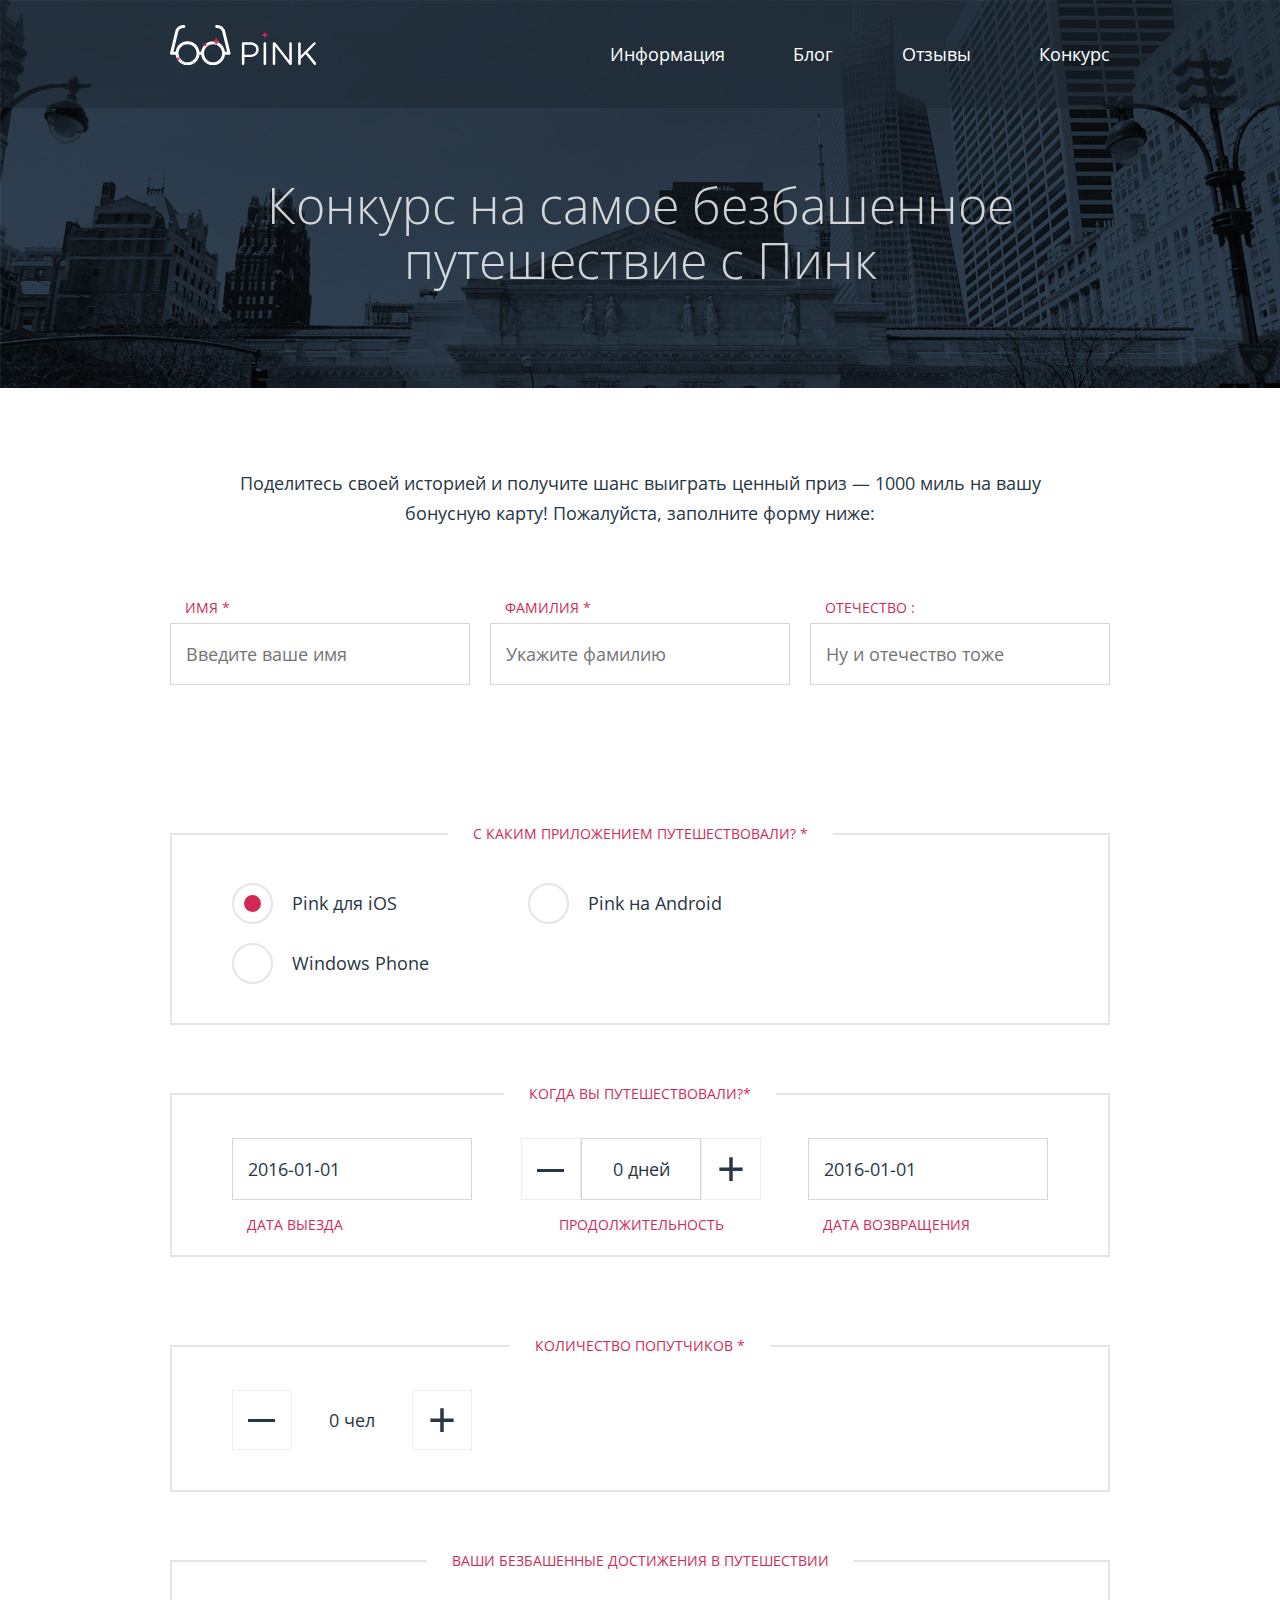
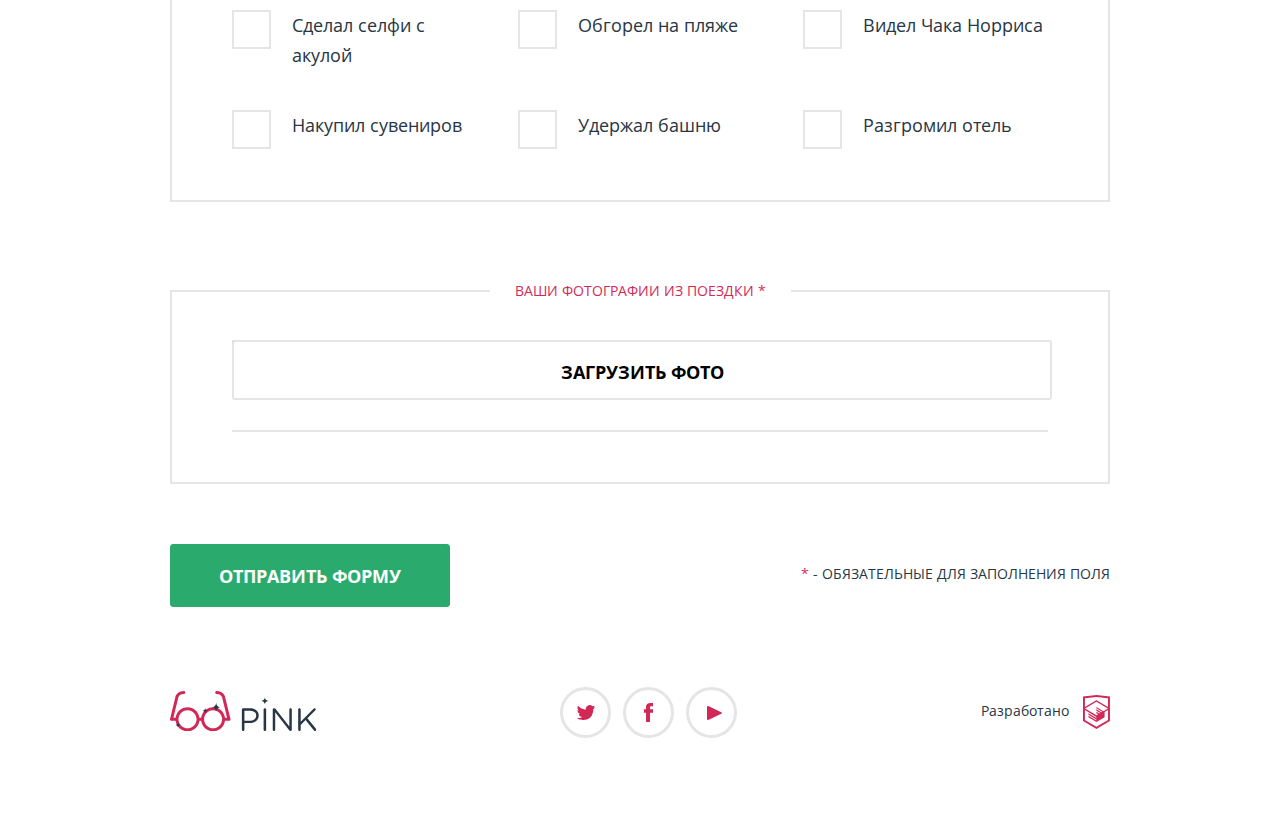
<file: pink/form.html>
<!DOCTYPE html>
<html lang="ru">
<head>
	<meta charset="UTF-8">
  <meta name="viewport" content="width=device-width, initial-scale=1.0">
	<title>Форма</title>
  <script src="http://ajax.googleapis.com/ajax/libs/jquery/1.8.2/jquery.min.js"></script>
  <script src="js/form.min.js"></script>
	<link rel="stylesheet" href="css/style.min.css">
  <link href='https://fonts.googleapis.com/css?family=Open+Sans:400,300,700&subset=latin,cyrillic' rel='stylesheet' type='text/css'>
  <!-- подключение Datepicker  -->
</head>
<body>
	<!-- begin header-main  -->
	<header class="header-main header-main--form">
    <section class="header-main__top-line header-main__top-line--form">
      <div class="content-wrap clearfix content-wrap--top-line">
        <a href="index.html" class="header-main__logo">
          <svg version="1.0" id="Layer_1" xmlns="http://www.w3.org/2000/svg" xmlns:xlink="http://www.w3.org/1999/xlink" x="0px" y="0px"
             width="146.3px" height="40.375px" viewBox="0 0 146.3 40.375" enable-background="new 0 0 146.3 40.375" xml:space="preserve" class="logotype">

            <g class="logotype__letters">
              <path fill="#FFFFFF" d="M71.874,18.661c0-0.708,0.58-1.288,1.256-1.288h7.18c5.087,0,8.436,2.704,8.436,7.147v0.064
              c0,4.861-4.057,7.373-8.854,7.373h-5.474v6.825c0,0.708-0.58,1.288-1.288,1.288c-0.676,0-1.256-0.58-1.256-1.288V18.661z
               M79.988,29.64c3.734,0,6.182-1.996,6.182-4.958v-0.064c0-3.22-2.415-4.894-6.054-4.894h-5.698v9.917H79.988z"/>
              <path fill="#FFFFFF" d="M93.603,18.5c0-0.708,0.579-1.288,1.255-1.288c0.709,0,1.288,0.58,1.288,1.288v20.283
              c0,0.708-0.579,1.288-1.288,1.288c-0.676,0-1.255-0.58-1.255-1.288V18.5z"/>
              <path fill="#FFFFFF" d="M102.744,18.532c0-0.676,0.579-1.256,1.256-1.256h0.354c0.58,0,0.934,0.29,1.288,0.74l13.684,17.45V18.468
              c0-0.676,0.547-1.256,1.256-1.256c0.676,0,1.223,0.58,1.223,1.256v20.348c0,0.676-0.482,1.191-1.158,1.191h-0.129
              c-0.548,0-0.934-0.322-1.32-0.772l-13.974-17.869v17.45c0,0.676-0.547,1.256-1.255,1.256c-0.677,0-1.224-0.58-1.224-1.256V18.532z"
              />
              <path fill="#FFFFFF" d="M128.174,18.5c0-0.708,0.579-1.288,1.256-1.288c0.708,0,1.287,0.58,1.287,1.288v12.331l12.847-13.168
              c0.29-0.257,0.579-0.451,0.998-0.451c0.676,0,1.224,0.612,1.224,1.256c0,0.354-0.161,0.644-0.419,0.901l-7.984,7.92l8.564,10.561
              c0.225,0.29,0.354,0.547,0.354,0.934c0,0.676-0.579,1.288-1.287,1.288c-0.483,0-0.806-0.258-1.03-0.58l-8.403-10.463l-4.862,4.861
              v4.894c0,0.708-0.579,1.288-1.287,1.288c-0.677,0-1.256-0.58-1.256-1.288V18.5z"/>
            </g>
            <g class="logotype__star">
              <path fill="#D22856" d="M98.498,9.875c-2.002,0-3.624-1.623-3.624-3.624c0,2.001-1.622,3.624-3.624,3.624
              c2.002,0,3.624,1.623,3.624,3.624C94.874,11.498,96.496,9.875,98.498,9.875z"/>
            </g>
            <g class="logotype__specs">
              <path fill="#fff" d="M60.498,28.32c0-0.054-0.009-0.105-0.016-0.158c-0.006-0.049-0.009-0.098-0.02-0.146
              c-0.002-0.009-0.001-0.017-0.003-0.025L55.287,6.651C54.926,4.303,52.694,0,46.688,0c-0.829,0-1.5,0.671-1.5,1.5s0.671,1.5,1.5,1.5
              c4.856,0,5.575,3.729,5.639,4.143l4.767,19.701h-2.073c-0.742-5.927-5.802-10.531-11.927-10.531s-11.186,4.604-11.927,10.531h-1.708
              c-0.742-5.927-5.802-10.531-11.927-10.531S6.346,20.917,5.604,26.844H3.407L8.146,7.291l0.028-0.148C8.197,6.973,8.802,3,13.812,3
              c0.829,0,1.5-0.671,1.5-1.5S14.641,0,13.812,0C7.806,0,5.574,4.303,5.213,6.651L0.042,27.99c-0.002,0.009-0.001,0.017-0.003,0.025
              c-0.011,0.049-0.014,0.098-0.02,0.146c-0.007,0.053-0.016,0.104-0.016,0.158C0.002,28.328,0,28.336,0,28.344
              c0,0.035,0.008,0.068,0.01,0.103c0.004,0.058,0.007,0.115,0.017,0.171c0.009,0.046,0.023,0.091,0.036,0.136
              c0.014,0.048,0.026,0.096,0.044,0.142c0.018,0.046,0.042,0.09,0.064,0.133c0.021,0.042,0.042,0.085,0.067,0.124
              c0.026,0.04,0.057,0.077,0.086,0.114c0.03,0.039,0.06,0.078,0.093,0.113c0.032,0.033,0.067,0.062,0.102,0.092
              c0.039,0.033,0.076,0.067,0.117,0.097c0.039,0.027,0.082,0.05,0.123,0.073c0.042,0.024,0.083,0.051,0.128,0.07
              c0.049,0.021,0.101,0.037,0.152,0.054c0.036,0.012,0.068,0.028,0.105,0.037c0.008,0.002,0.015,0.001,0.023,0.003
              c0.107,0.023,0.217,0.039,0.331,0.039h0.001h4.103c0.742,5.927,5.802,10.531,11.927,10.531s11.186-4.604,11.927-10.531h1.708
              c0.742,5.927,5.802,10.531,11.927,10.531s11.186-4.604,11.927-10.531h3.978H59c0.114,0,0.224-0.016,0.331-0.039
              c0.008-0.002,0.015-0.001,0.023-0.003c0.037-0.009,0.07-0.025,0.105-0.037c0.052-0.017,0.104-0.032,0.152-0.054
              c0.045-0.02,0.086-0.046,0.128-0.07c0.042-0.023,0.084-0.046,0.123-0.073c0.042-0.029,0.079-0.063,0.117-0.097
              c0.034-0.029,0.07-0.059,0.102-0.092c0.034-0.035,0.063-0.074,0.093-0.113c0.029-0.037,0.06-0.074,0.086-0.114
              c0.025-0.039,0.045-0.082,0.067-0.124c0.023-0.043,0.046-0.087,0.064-0.133c0.019-0.046,0.031-0.094,0.044-0.142
              c0.013-0.045,0.027-0.09,0.036-0.136c0.01-0.056,0.013-0.113,0.017-0.171c0.002-0.034,0.01-0.067,0.01-0.103
              C60.5,28.336,60.498,28.328,60.498,28.32z M17.531,37.375c-4.475,0-8.181-3.259-8.896-7.531c-0.082-0.489-0.135-0.988-0.135-1.5
              s0.053-1.011,0.135-1.5c0.716-4.271,4.421-7.531,8.896-7.531s8.181,3.26,8.896,7.531c0.082,0.489,0.135,0.988,0.135,1.5
              s-0.053,1.011-0.135,1.5C25.712,34.116,22.006,37.375,17.531,37.375z M43.094,37.375c-4.475,0-8.181-3.259-8.896-7.531
              c-0.082-0.489-0.135-0.988-0.135-1.5s0.053-1.011,0.135-1.5c0.716-4.271,4.421-7.531,8.896-7.531s8.181,3.26,8.896,7.531
              c0.082,0.489,0.135,0.988,0.135,1.5s-0.053,1.011-0.135,1.5C51.274,34.116,47.569,37.375,43.094,37.375z"/>
            </g>
            <g class="logotype__star">
              <path fill="#D22856" d="M50.686,16.125c-2.485,0-4.499-2.014-4.499-4.499c0,2.485-2.014,4.499-4.499,4.499
              c2.485,0,4.499,2.014,4.499,4.499C46.187,18.139,48.2,16.125,50.686,16.125z"/>
            </g>
            <g class="logotype__star">
              <path fill ="#D22856" d="M37.904,19.626c-1.519,0-2.749-1.23-2.749-2.749c0,1.519-1.23,2.749-2.749,2.749
              c1.519,0,2.749,1.23,2.749,2.749C35.155,20.856,36.386,19.626,37.904,19.626z"/>
            </g>
            <g class="logotype__star">
              <path fill="#D22856" d="M10.734,34.072c-1.519,0-2.749-1.23-2.749-2.75c0,1.52-1.23,2.75-2.749,2.75
              c1.519,0,2.749,1.23,2.749,2.748C7.985,35.303,9.215,34.072,10.734,34.072z"/>
            </g>
          </svg>
        </a>
        <a class="header-main__btn" href="/">
          <svg version="1.0" id="Layer_1" xmlns="http://www.w3.org/2000/svg" xmlns:xlink="http://www.w3.org/1999/xlink" x="0px" y="0px" width="49.945px" height="24.007px" viewBox="0 0 49.945 24.007" enable-background="new 0 0 49.945 24.007" xml:space="preserve" class="header-main__menu-btn">
            <g id="miu">
              <g id="editor_list_view_hambuger_menu_glyph">
                <g>
                  <path id="path-1" fill="#fff"  d="M1.137,0C0.51,0,0,0.428,0,1.01v1.981c0,0.558,0.494,1.01,1.138,1.01h47.671
                    c0.628,0,1.138-0.428,1.138-1.01V1.01c0-0.558-0.494-1.01-1.138-1.01H1.137z M1.137,10.003C0.51,10.003,0,10.431,0,11.013v1.98
                    c0,0.557,0.494,1.01,1.138,1.01h47.671c0.628,0,1.138-0.428,1.138-1.01v-1.98c0-0.558-0.494-1.01-1.138-1.01H1.137z
                    M1.137,20.005C0.51,20.005,0,20.434,0,21.016v1.981c0,0.557,0.494,1.01,1.138,1.01h47.671c0.628,0,1.138-0.428,1.138-1.01
                    v-1.981c0-0.558-0.494-1.011-1.138-1.011H1.137z"/>
                </g>
                <g>
                  <path id="path-1_1_" fill="#fff"  d="M1.137,0C0.51,0,0,0.428,0,1.01v1.981c0,0.558,0.494,1.01,1.138,1.01h47.671
                    c0.628,0,1.138-0.428,1.138-1.01V1.01c0-0.558-0.494-1.01-1.138-1.01H1.137z M1.137,10.003C0.51,10.003,0,10.431,0,11.013v1.98
                    c0,0.557,0.494,1.01,1.138,1.01h47.671c0.628,0,1.138-0.428,1.138-1.01v-1.98c0-0.558-0.494-1.01-1.138-1.01H1.137z
                    M1.137,20.005C0.51,20.005,0,20.434,0,21.016v1.981c0,0.557,0.494,1.01,1.138,1.01h47.671c0.628,0,1.138-0.428,1.138-1.01
                    v-1.981c0-0.558-0.494-1.011-1.138-1.011H1.137z"/>
                </g>
              </g>
            </g>
          </svg>
        </a>
        <ul class="main-menu" >
          <li class="main-menu__link">
            <a class="main-menu__close" href="#">
              <svg version="1.0" id="Layer_1" fill="#ffffff" xmlns="http://www.w3.org/2000/svg" xmlns:xlink="http://www.w3.org/1999/xlink" x="0px" y="0px"
               width="23.866px" height="23.866px" viewBox="0 0 23.866 23.866" enable-background="new 0 0 23.866 23.866" xml:space="preserve" >
              <path d="M15.087,11.933l8.56-8.559c0.293-0.293,0.293-0.768,0-1.061L21.554,0.22C21.413,0.079,21.223,0,21.023,0
              s-0.39,0.079-0.53,0.22l-8.56,8.56L3.373,0.22c-0.282-0.282-0.78-0.282-1.061,0L0.22,2.313c-0.293,0.293-0.293,0.768,0,1.061
              l8.56,8.559l-8.56,8.559c-0.293,0.293-0.293,0.768,0,1.061l2.093,2.094c0.141,0.141,0.331,0.22,0.53,0.22
              c0.199,0,0.39-0.079,0.53-0.22l8.561-8.56l8.56,8.56c0.141,0.141,0.331,0.22,0.53,0.22s0.39-0.079,0.53-0.22l2.093-2.094
              c0.293-0.293,0.293-0.768,0-1.061L15.087,11.933z"/>
              </svg>
            </a>    
          </li>
          <li>
            <a href="index.html" class="main-menu__link">информация</a>
          </li>
          <li>
            <a href="blog.html" class="main-menu__link">блог</a>
          </li>
          <li>
            <a href="post.html" class="main-menu__link">отзывы</a>
          </li>
          <li>
            <a href="form.html" class="main-menu__link">конкурс</a>
          </li>
        </ul>
      </div>
    </section>

    <div class="content-wrap">
      <h1 class="header-main__title header-main__title--form">Конкурс на самое безбашенное путешествие с Пинк</h1>
    </div>
	</header>
	<!-- end header-main -->
  
  <!-- begin form  -->
  <form class="form" id="form" action="/" method="post">
    <div class="content-wrap content-wrap--form-first">
      <p class="form__text">
        Поделитесь своей историей и получите шанс выиграть ценный приз — 1000 миль на вашу бонусную карту! Пожалуйста, заполните форму ниже:
      </p>

      <fieldset class="form__block form__block--first">
        <div class="form__user-wrap">
          <label class="form__sign" for="user-name">имя *</label>
          <input type="text" class="form__user-info" id="user-name"  name="name" placeholder="Введите ваше имя">
        </div>

        <div class="form__user-wrap">
          <label class="form__sign" for="user-surname" name="">фамилия *</label>
          <input type="text" class="form__user-info" id="user-surname" name="surname" placeholder="Укажите фамилию">
        </div>

        <div class="form__user-wrap">
          <label class="form__sign"  for="user-country" name="patronymic">отечество :</label>
          <input type="text" class="form__user-info"  name="patronymic" id="user-country" placeholder="Ну и отечество тоже">
        </div>
      </fieldset>
    </div><!-- end content-wrap-->
    
    <div class="wrap-gray">
      <div class="content-wrap content-wrap--form">
        <fieldset class="form__block">
          <legend class="form__legend" align="center">С каким приложением путешествовали? *</legend>
          
          <div class="form__wrap-app">
            <input type="radio" name="app" value="pink-ios" id="pink-ios" class="form__ios form__app-check" checked>
            <label for="pink-ios">Pink для iOS</label>
          </div>

          <div class="form__wrap-app">
            <input type="radio" name="app" value="pink-android" id="pink-android" class="form__android form__app-check">
            <label for="pink-android">Pink на Android</label>
          </div>

          <div class="form__wrap-app">
            <input type="radio" name="app" value="pink-win-phone" id="pink-winphone" class="form__app-check form__winphone">
            <label for="pink-winphone">Windows Phone</label>
          </div>
          
        </fieldset>
      </div><!-- end content-wrap-->
   </div><!-- end wrap-gray-->
    
    <div class="content-wrap content-wrap--form">
      <fieldset class="form__block form__block--center clearfix">
        <legend class="form__legend" align="center">Когда вы путешествовали?*</legend>

        <div class="form__wrap-date">
          <input type="text" id="date-exit" class="form__date" name="dateExit" value="2016-01-01">
          <label for="date-exit" class="form__sign">Дата выезда</label>
        </div>
        <div class="form__wrap-tablet">
          <div class="form__count-wrap">
            <button id="btn-minus" type="button" class="form__button form__button--right"></button>
            <input type="text" id="length-travel"  class="form__count" name="lenghtTravel" value="0 дней">
            <button id="btn-plus" type="button" class="form__button form__button--left">+</button>
          </div>
          <label for="length-travel" class="form__sign">Продолжительность</label>
        </div>

        <div class="form__wrap-last">
          <input type="text" id="date-return" name="dateReturn" value="2016-01-01" class="form__date form__date--return">
          <label for="date-return" class="form__sign">Дата возвращения</label>
        </div>
      </fieldset>
    </div><!-- end content-wrap-->
    
    <div class="wrap-gray">
      <div class="content-wrap content-wrap--form">
        <fieldset class="form__block form__block--viators">
          <legend for="quantity-viators" class="form__legend" align="center">Количество попутчиков *</legend>

          <div class="form__count-wrap form__count-wrap--viators">
            <button type="button" class="form__button form__button--right"></button>
            <input type="text" placeholder = "2 чел"  id="quantity-viators"  class="form__count form__count--border" disabled="disabled"/>
            <button type="button" class="form__button form__button--left form__button--amt-human">+</button>
          </div>
         
        </fieldset>
      </div><!-- end content-wrap-->
    </div><!-- end wrap-gray-->
    
    <div class="content-wrap content-wrap--form">
      <fieldset class="form__block form__block--checkbox">
        <legend class="form__legend" align="center">Ваши безбашенные достижения в путешествии</legend>
        
        <div class="form__flex-wrapper">
          <div class="form__check-wrap">
            <input type="checkbox" id="selfi-shark" name="selfi-shark" class="form__check">
            <label for="selfi-shark" class="form__check-label">Сделал селфи с акулой</label>
          </div>

          <div class="form__check-wrap">
            <input type="checkbox" id="beach-tan" name="beach-tan" class="form__check">
            <label for="beach-tan" class="form__check-label">Обгорел на пляже</label>
          </div>

          <div class="form__check-wrap"> 
            <input type="checkbox" name="celebrity" id="celebrity" class="form__check">
            <label for="celebrity" class="form__check-label">Видел Чака Норриса</label>
          </div>

          <div class="form__check-wrap">
            <input type="checkbox" name="souvenir" id="souvenir" class="form__check">
            <label for="souvenir" class="form__check-label">Накупил сувениров</label>
          </div>

          <div class="form__check-wrap">
            <input type="checkbox" name="tower" id="tower" class="form__check">
            <label for="tower" class="form__check-label">Удержал башню</label>
          </div>

          <div class="form__check-wrap">
            <input type="checkbox" name="defeat" id="defeat" class="form__check">
            <label for="defeat" class="form__check-label">Разгромил отель</label>
          </div>
        </div><!--end form__flex-wrapper-->
      </fieldset>
    </div><!--end content-wrap-->
    
    <div class="wrap-gray">
      <div class="content-wrap content-wrap--form">
        <fieldset class="form__block form__block--bg-gray">
          <legend class="form__legend" align="center">Ваши фотографии из поездки *</legend>
      
          <div class="form__upload-button">
             <input name="upload-photo" class="form__upload-file" id="photo__upload-file" multiple="" type="file">
             <label for="photo__upload-file" class="form__upload-label">ЗАГРУЗИТЬ ФОТО</label>
          </div>

          <div class="form__upload">
            
          </div>
        </fieldset>
      </div><!-- end content-wrap-->
    </div><!--end wrap-gray-->
    
    <div class="content-wrap">
      <fieldset class="form__block form__block--btn-shipment">
        <input type="submit" value="отправить форму" class="form__btn-shipment form__btn-style">
        <p class="form__note">
          <span>*</span>
          - обязательные <i>для заполнения</i>
          поля
        </p>
      </fieldset>
  </div><!-- end content-wrap-->
  </form>
  <!-- end form -->
  <!-- begin footer-main  -->
  <footer class="footer-main clearfix footer-main--form">
    <div class="content-wrap content-wrap--footer">
      <a href="index.html" class="footer-main__logo link-svg">
        <svg version="1.0" id="Layer_1" xmlns="http://www.w3.org/2000/svg" xmlns:xlink="http://www.w3.org/1999/xlink" x="0px" y="0px"
           width="146.3px" height="40.375px" viewBox="0 0 146.3 40.375" enable-background="new 0 0 146.3 40.375" xml:space="preserve" class="logotype logotype--footer">

          <g class="logotype__letters logotype__letters--footer">
            <path fill="#FFFFFF" d="M71.874,18.661c0-0.708,0.58-1.288,1.256-1.288h7.18c5.087,0,8.436,2.704,8.436,7.147v0.064
            c0,4.861-4.057,7.373-8.854,7.373h-5.474v6.825c0,0.708-0.58,1.288-1.288,1.288c-0.676,0-1.256-0.58-1.256-1.288V18.661z
             M79.988,29.64c3.734,0,6.182-1.996,6.182-4.958v-0.064c0-3.22-2.415-4.894-6.054-4.894h-5.698v9.917H79.988z"/>
            <path fill="#FFFFFF" d="M93.603,18.5c0-0.708,0.579-1.288,1.255-1.288c0.709,0,1.288,0.58,1.288,1.288v20.283
            c0,0.708-0.579,1.288-1.288,1.288c-0.676,0-1.255-0.58-1.255-1.288V18.5z"/>
            <path fill="#FFFFFF" d="M102.744,18.532c0-0.676,0.579-1.256,1.256-1.256h0.354c0.58,0,0.934,0.29,1.288,0.74l13.684,17.45V18.468
            c0-0.676,0.547-1.256,1.256-1.256c0.676,0,1.223,0.58,1.223,1.256v20.348c0,0.676-0.482,1.191-1.158,1.191h-0.129
            c-0.548,0-0.934-0.322-1.32-0.772l-13.974-17.869v17.45c0,0.676-0.547,1.256-1.255,1.256c-0.677,0-1.224-0.58-1.224-1.256V18.532z"
            />
            <path fill="#FFFFFF" d="M128.174,18.5c0-0.708,0.579-1.288,1.256-1.288c0.708,0,1.287,0.58,1.287,1.288v12.331l12.847-13.168
            c0.29-0.257,0.579-0.451,0.998-0.451c0.676,0,1.224,0.612,1.224,1.256c0,0.354-0.161,0.644-0.419,0.901l-7.984,7.92l8.564,10.561
            c0.225,0.29,0.354,0.547,0.354,0.934c0,0.676-0.579,1.288-1.287,1.288c-0.483,0-0.806-0.258-1.03-0.58l-8.403-10.463l-4.862,4.861
            v4.894c0,0.708-0.579,1.288-1.287,1.288c-0.677,0-1.256-0.58-1.256-1.288V18.5z"/>
          </g>
          <g class="logotype__star logotype__star--footer">
            <path fill="#D22856" d="M98.498,9.875c-2.002,0-3.624-1.623-3.624-3.624c0,2.001-1.622,3.624-3.624,3.624
            c2.002,0,3.624,1.623,3.624,3.624C94.874,11.498,96.496,9.875,98.498,9.875z"/>
          </g>
          <g class="logotype__specs logotype__specs--footer">
            <path fill="#fff" d="M60.498,28.32c0-0.054-0.009-0.105-0.016-0.158c-0.006-0.049-0.009-0.098-0.02-0.146
            c-0.002-0.009-0.001-0.017-0.003-0.025L55.287,6.651C54.926,4.303,52.694,0,46.688,0c-0.829,0-1.5,0.671-1.5,1.5s0.671,1.5,1.5,1.5
            c4.856,0,5.575,3.729,5.639,4.143l4.767,19.701h-2.073c-0.742-5.927-5.802-10.531-11.927-10.531s-11.186,4.604-11.927,10.531h-1.708
            c-0.742-5.927-5.802-10.531-11.927-10.531S6.346,20.917,5.604,26.844H3.407L8.146,7.291l0.028-0.148C8.197,6.973,8.802,3,13.812,3
            c0.829,0,1.5-0.671,1.5-1.5S14.641,0,13.812,0C7.806,0,5.574,4.303,5.213,6.651L0.042,27.99c-0.002,0.009-0.001,0.017-0.003,0.025
            c-0.011,0.049-0.014,0.098-0.02,0.146c-0.007,0.053-0.016,0.104-0.016,0.158C0.002,28.328,0,28.336,0,28.344
            c0,0.035,0.008,0.068,0.01,0.103c0.004,0.058,0.007,0.115,0.017,0.171c0.009,0.046,0.023,0.091,0.036,0.136
            c0.014,0.048,0.026,0.096,0.044,0.142c0.018,0.046,0.042,0.09,0.064,0.133c0.021,0.042,0.042,0.085,0.067,0.124
            c0.026,0.04,0.057,0.077,0.086,0.114c0.03,0.039,0.06,0.078,0.093,0.113c0.032,0.033,0.067,0.062,0.102,0.092
            c0.039,0.033,0.076,0.067,0.117,0.097c0.039,0.027,0.082,0.05,0.123,0.073c0.042,0.024,0.083,0.051,0.128,0.07
            c0.049,0.021,0.101,0.037,0.152,0.054c0.036,0.012,0.068,0.028,0.105,0.037c0.008,0.002,0.015,0.001,0.023,0.003
            c0.107,0.023,0.217,0.039,0.331,0.039h0.001h4.103c0.742,5.927,5.802,10.531,11.927,10.531s11.186-4.604,11.927-10.531h1.708
            c0.742,5.927,5.802,10.531,11.927,10.531s11.186-4.604,11.927-10.531h3.978H59c0.114,0,0.224-0.016,0.331-0.039
            c0.008-0.002,0.015-0.001,0.023-0.003c0.037-0.009,0.07-0.025,0.105-0.037c0.052-0.017,0.104-0.032,0.152-0.054
            c0.045-0.02,0.086-0.046,0.128-0.07c0.042-0.023,0.084-0.046,0.123-0.073c0.042-0.029,0.079-0.063,0.117-0.097
            c0.034-0.029,0.07-0.059,0.102-0.092c0.034-0.035,0.063-0.074,0.093-0.113c0.029-0.037,0.06-0.074,0.086-0.114
            c0.025-0.039,0.045-0.082,0.067-0.124c0.023-0.043,0.046-0.087,0.064-0.133c0.019-0.046,0.031-0.094,0.044-0.142
            c0.013-0.045,0.027-0.09,0.036-0.136c0.01-0.056,0.013-0.113,0.017-0.171c0.002-0.034,0.01-0.067,0.01-0.103
            C60.5,28.336,60.498,28.328,60.498,28.32z M17.531,37.375c-4.475,0-8.181-3.259-8.896-7.531c-0.082-0.489-0.135-0.988-0.135-1.5
            s0.053-1.011,0.135-1.5c0.716-4.271,4.421-7.531,8.896-7.531s8.181,3.26,8.896,7.531c0.082,0.489,0.135,0.988,0.135,1.5
            s-0.053,1.011-0.135,1.5C25.712,34.116,22.006,37.375,17.531,37.375z M43.094,37.375c-4.475,0-8.181-3.259-8.896-7.531
            c-0.082-0.489-0.135-0.988-0.135-1.5s0.053-1.011,0.135-1.5c0.716-4.271,4.421-7.531,8.896-7.531s8.181,3.26,8.896,7.531
            c0.082,0.489,0.135,0.988,0.135,1.5s-0.053,1.011-0.135,1.5C51.274,34.116,47.569,37.375,43.094,37.375z"/>
          </g>
          <g class="logotype__star logotype__star--footer">
            <path fill="#D22856" d="M50.686,16.125c-2.485,0-4.499-2.014-4.499-4.499c0,2.485-2.014,4.499-4.499,4.499
            c2.485,0,4.499,2.014,4.499,4.499C46.187,18.139,48.2,16.125,50.686,16.125z"/>
          </g>
          <g class="logotype__star logotype__star--footer">
            <path fill="#D22856" d="M37.904,19.626c-1.519,0-2.749-1.23-2.749-2.749c0,1.519-1.23,2.749-2.749,2.749
            c1.519,0,2.749,1.23,2.749,2.749C35.155,20.856,36.386,19.626,37.904,19.626z"/>
          </g>
          <g class="logotype__star logotype__star--footer">
            <path fill="#D22856" d="M10.734,34.072c-1.519,0-2.749-1.23-2.749-2.75c0,1.52-1.23,2.75-2.749,2.75
            c1.519,0,2.749,1.23,2.749,2.748C7.985,35.303,9.215,34.072,10.734,34.072z"/>
          </g>
        </svg>
      </a>
      
      <div class="social-btn">
        <a href="#" class="social-btn__ico social-btn__ico--tw">tw</a>
        <a href="#" class="social-btn__ico social-btn__ico--fb">fb</a>
        <a href="#" class="social-btn__ico social-btn__ico--yt">yt</a>
      </div>
      <div class="footer-main__design">
        Разработано
        <a href="#" class="footer-main__ref">
          <svg version="1.0" id="Layer_1" fill="#d22856" class="footer-main__img" xmlns="http://www.w3.org/2000/svg" xmlns:xlink="http://www.w3.org/1999/xlink" x="0px" y="0px" width="26.943px" height="34.09px" viewBox="0 0 26.943 34.09" enable-background="new 0 0 26.943 34.09" xml:space="preserve">
              <path d="M13.62,0.017L13.472,0L0,1.412v24.661l13.472,8.017l13.43-7.99l0.042-0.026V1.412L13.62,0.017z M25.019,12.127L13.495,5.334
            l-0.001-0.104L13.407,5.28l-0.088-0.056v0.109L1.925,12.118V3.147l11.547-1.212l11.547,1.212V12.127z M13.405,6.787L24.923,13.5
            l-4.479,2.64l-7.093-4.221l-0.013,1.415l5.904,3.513l-0.86,0.507l-5.031-2.992l-0.013,1.415l3.827,2.275l-0.782,0.523l-3.032-1.787
            l-0.013,1.413l1.852,1.091l-1.8,1.081L2.034,13.622L13.405,6.787z M1.925,15.127l11.411,6.791l0.015,1.044l-7.941-4.728L5.395,19.65
            l7.979,4.796l0.017,1.076l-7.972-4.741l-0.013,1.415l8.021,4.821l0.045,0.026l8.143-4.872v-1.268l-0.011-0.148v-3.761l3.415-2.036
            v10.02L13.472,31.85L1.925,24.979V15.127z"/>
          </svg>
        </a>
      </div>
    </div>
  </footer>
  <!-- end footer-main -->  
  <template id="comp" style="display: none">
    <div class='form__viators-info'>
      <div class='form__viators-forename clearfix'>
        <div class='form__num-wrap'>
          <div class='form__symbol-num'>№</div>
          <div class='form__num'>1</div>
        </div>

        <div class='form__name-wrap'>
          <label for='viators-name-1' class='form__sign'>имя*</label>
          <input type='text' id='viators-name-1' class='form__name' name="one" placeholder='Введите ваше имя'>
        </div>
      </div>

      <a href='#' class='form__link-delete'>удалить</a>

      <div class='form__alias-wrap'>
        <label for='alias-viators-1' class='form__sign form__sign--nickname'>Прозвище</label>
        <input type='text' id='alias-viators-1' class='form__alias' name="two" placeholder='Ну как же без этого!'>
      </div>
    </div>
  </template>
  <div class="form__popup-wrap">
    <div class="form__popup form__popup-luck">
      <h2 class="form__popup-title">Ваша заявка отправлена</h2>
      <p class="form__popup-text">
        Спасибо за ваше участие, 
        ваша заявка уже поступила к нам. 
        В ближайшее время мы рассмотрим ее и 
        оповестим вас.
      </p>
      <div class="form__popup-btn-wrap">
        <button class="form__btn-style form__popup-btn">ЗАКРЫТЬ ОКНО</button>
      </div>
    </div>
  </div>
  </body>
</html>
</file>
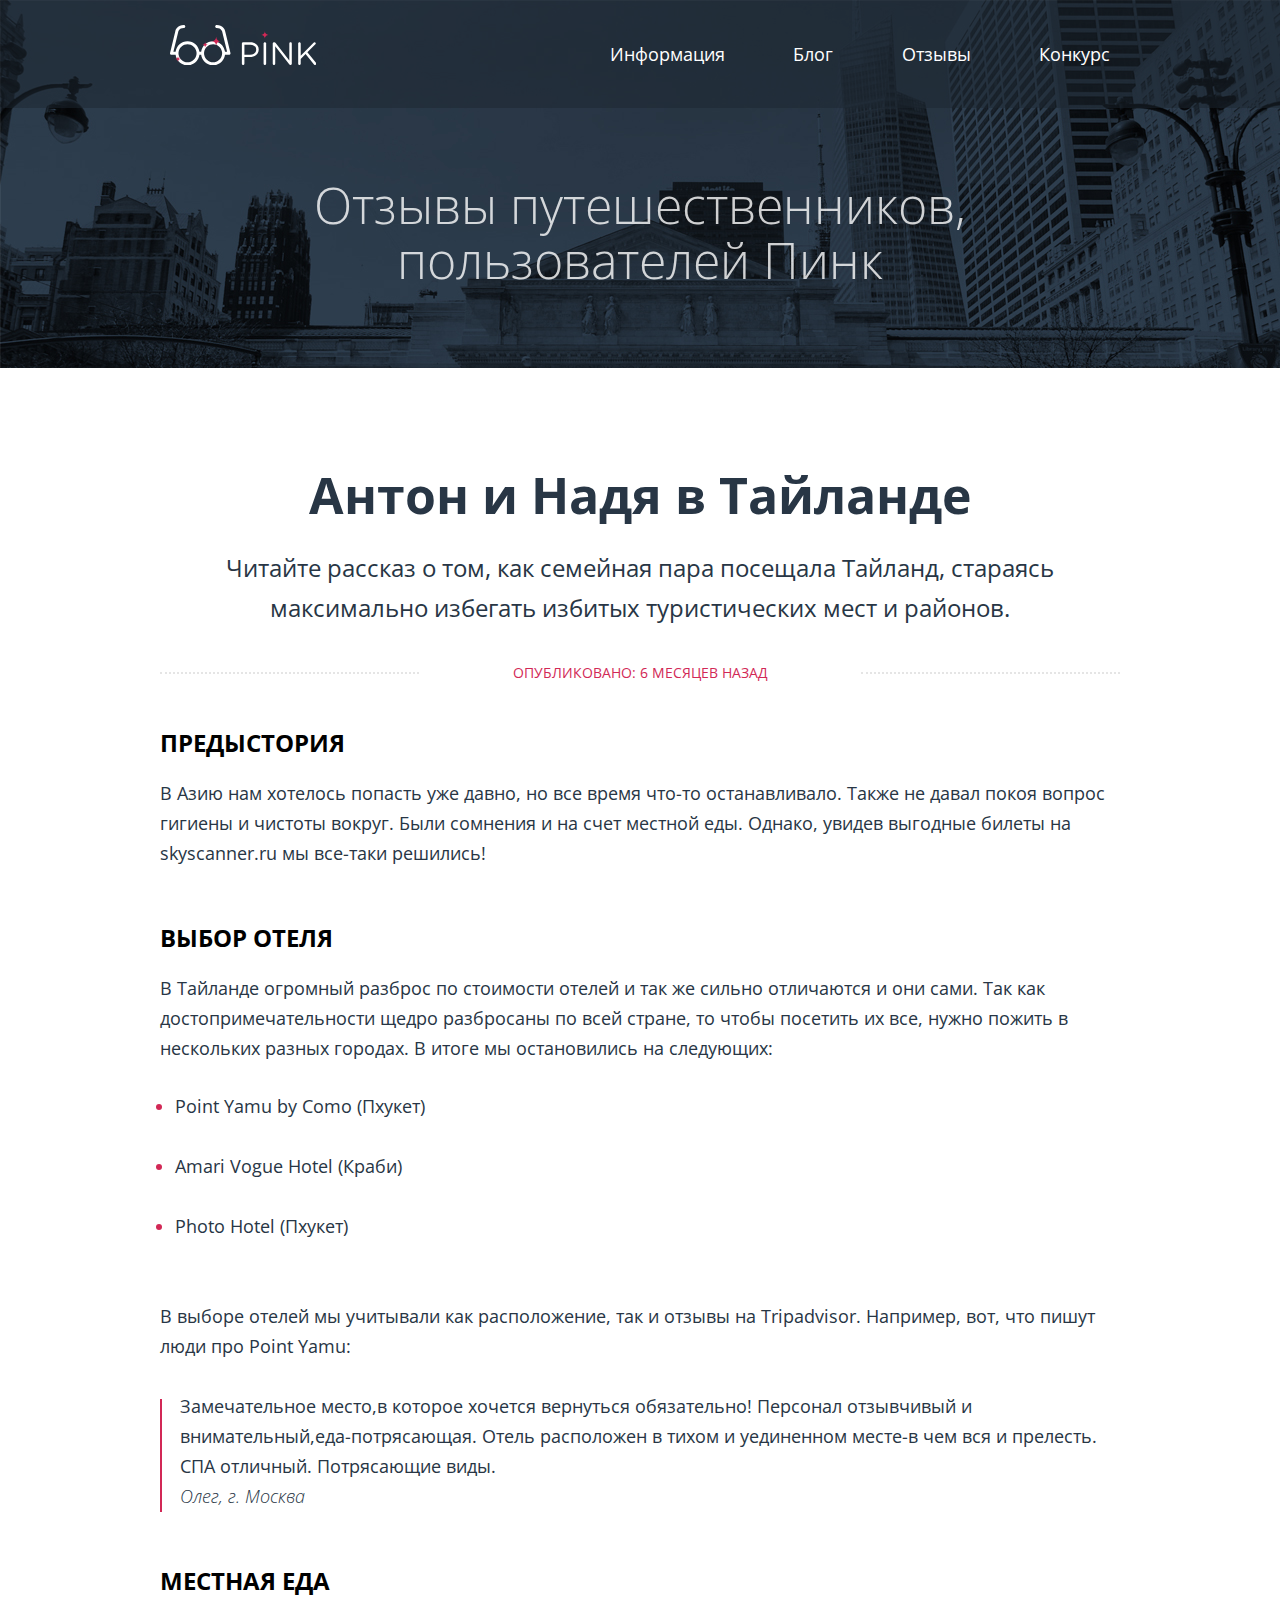
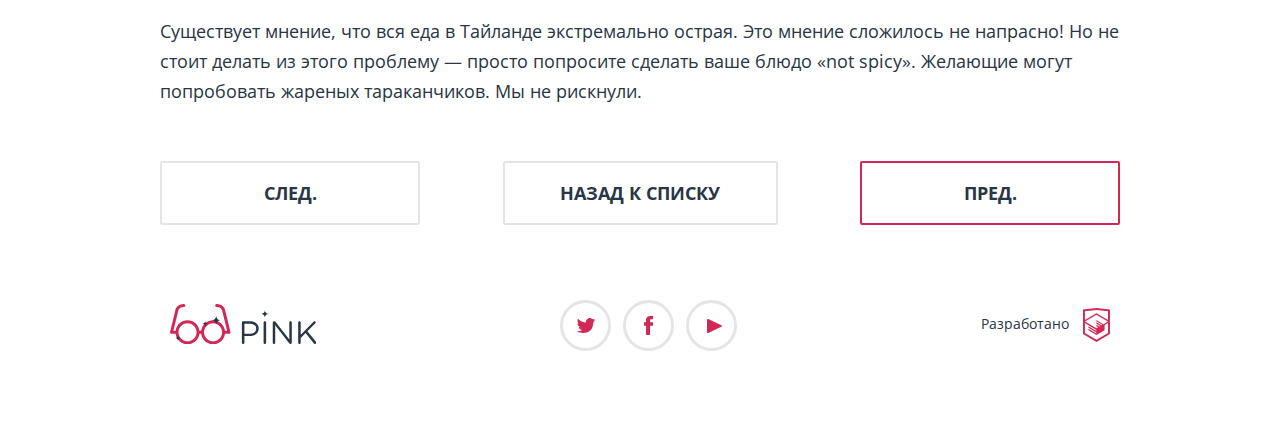
<file: pink/post.html>
<!DOCTYPE html>
<html lang="ru">
<head>
	<meta charset="UTF-8">
  <meta name="viewport" content="width=device-width, initial-scale=1.0">
	<title>Пост</title>
	<link rel="stylesheet" href="css/style.min.css">
  <link href='https://fonts.googleapis.com/css?family=Open+Sans:400,300,700&subset=latin,cyrillic' rel='stylesheet' type='text/css'>
</head>
<body>
	<!-- begin header-main  -->
	<header class="header-main header-main--post">
    <section class="header-main__top-line header-main__top-line--post">
      <div class="content-wrap clearfix content-wrap--top-line">
        <a href="index.html" class="header-main__logo">
          <svg version="1.0" id="Layer_1" xmlns="http://www.w3.org/2000/svg" xmlns:xlink="http://www.w3.org/1999/xlink" x="0px" y="0px"
             width="146.3px" height="40.375px" viewBox="0 0 146.3 40.375" enable-background="new 0 0 146.3 40.375" xml:space="preserve" class="logotype">

            <g class="logotype__letters">
              <path fill="#FFFFFF" d="M71.874,18.661c0-0.708,0.58-1.288,1.256-1.288h7.18c5.087,0,8.436,2.704,8.436,7.147v0.064
              c0,4.861-4.057,7.373-8.854,7.373h-5.474v6.825c0,0.708-0.58,1.288-1.288,1.288c-0.676,0-1.256-0.58-1.256-1.288V18.661z
               M79.988,29.64c3.734,0,6.182-1.996,6.182-4.958v-0.064c0-3.22-2.415-4.894-6.054-4.894h-5.698v9.917H79.988z"/>
              <path fill="#FFFFFF" d="M93.603,18.5c0-0.708,0.579-1.288,1.255-1.288c0.709,0,1.288,0.58,1.288,1.288v20.283
              c0,0.708-0.579,1.288-1.288,1.288c-0.676,0-1.255-0.58-1.255-1.288V18.5z"/>
              <path fill="#FFFFFF" d="M102.744,18.532c0-0.676,0.579-1.256,1.256-1.256h0.354c0.58,0,0.934,0.29,1.288,0.74l13.684,17.45V18.468
              c0-0.676,0.547-1.256,1.256-1.256c0.676,0,1.223,0.58,1.223,1.256v20.348c0,0.676-0.482,1.191-1.158,1.191h-0.129
              c-0.548,0-0.934-0.322-1.32-0.772l-13.974-17.869v17.45c0,0.676-0.547,1.256-1.255,1.256c-0.677,0-1.224-0.58-1.224-1.256V18.532z"
              />
              <path fill="#FFFFFF" d="M128.174,18.5c0-0.708,0.579-1.288,1.256-1.288c0.708,0,1.287,0.58,1.287,1.288v12.331l12.847-13.168
              c0.29-0.257,0.579-0.451,0.998-0.451c0.676,0,1.224,0.612,1.224,1.256c0,0.354-0.161,0.644-0.419,0.901l-7.984,7.92l8.564,10.561
              c0.225,0.29,0.354,0.547,0.354,0.934c0,0.676-0.579,1.288-1.287,1.288c-0.483,0-0.806-0.258-1.03-0.58l-8.403-10.463l-4.862,4.861
              v4.894c0,0.708-0.579,1.288-1.287,1.288c-0.677,0-1.256-0.58-1.256-1.288V18.5z"/>
            </g>
            <g class="logotype__star">
              <path fill="#D22856" d="M98.498,9.875c-2.002,0-3.624-1.623-3.624-3.624c0,2.001-1.622,3.624-3.624,3.624
              c2.002,0,3.624,1.623,3.624,3.624C94.874,11.498,96.496,9.875,98.498,9.875z"/>
            </g>
            <g class="logotype__specs">
              <path fill="#fff" d="M60.498,28.32c0-0.054-0.009-0.105-0.016-0.158c-0.006-0.049-0.009-0.098-0.02-0.146
              c-0.002-0.009-0.001-0.017-0.003-0.025L55.287,6.651C54.926,4.303,52.694,0,46.688,0c-0.829,0-1.5,0.671-1.5,1.5s0.671,1.5,1.5,1.5
              c4.856,0,5.575,3.729,5.639,4.143l4.767,19.701h-2.073c-0.742-5.927-5.802-10.531-11.927-10.531s-11.186,4.604-11.927,10.531h-1.708
              c-0.742-5.927-5.802-10.531-11.927-10.531S6.346,20.917,5.604,26.844H3.407L8.146,7.291l0.028-0.148C8.197,6.973,8.802,3,13.812,3
              c0.829,0,1.5-0.671,1.5-1.5S14.641,0,13.812,0C7.806,0,5.574,4.303,5.213,6.651L0.042,27.99c-0.002,0.009-0.001,0.017-0.003,0.025
              c-0.011,0.049-0.014,0.098-0.02,0.146c-0.007,0.053-0.016,0.104-0.016,0.158C0.002,28.328,0,28.336,0,28.344
              c0,0.035,0.008,0.068,0.01,0.103c0.004,0.058,0.007,0.115,0.017,0.171c0.009,0.046,0.023,0.091,0.036,0.136
              c0.014,0.048,0.026,0.096,0.044,0.142c0.018,0.046,0.042,0.09,0.064,0.133c0.021,0.042,0.042,0.085,0.067,0.124
              c0.026,0.04,0.057,0.077,0.086,0.114c0.03,0.039,0.06,0.078,0.093,0.113c0.032,0.033,0.067,0.062,0.102,0.092
              c0.039,0.033,0.076,0.067,0.117,0.097c0.039,0.027,0.082,0.05,0.123,0.073c0.042,0.024,0.083,0.051,0.128,0.07
              c0.049,0.021,0.101,0.037,0.152,0.054c0.036,0.012,0.068,0.028,0.105,0.037c0.008,0.002,0.015,0.001,0.023,0.003
              c0.107,0.023,0.217,0.039,0.331,0.039h0.001h4.103c0.742,5.927,5.802,10.531,11.927,10.531s11.186-4.604,11.927-10.531h1.708
              c0.742,5.927,5.802,10.531,11.927,10.531s11.186-4.604,11.927-10.531h3.978H59c0.114,0,0.224-0.016,0.331-0.039
              c0.008-0.002,0.015-0.001,0.023-0.003c0.037-0.009,0.07-0.025,0.105-0.037c0.052-0.017,0.104-0.032,0.152-0.054
              c0.045-0.02,0.086-0.046,0.128-0.07c0.042-0.023,0.084-0.046,0.123-0.073c0.042-0.029,0.079-0.063,0.117-0.097
              c0.034-0.029,0.07-0.059,0.102-0.092c0.034-0.035,0.063-0.074,0.093-0.113c0.029-0.037,0.06-0.074,0.086-0.114
              c0.025-0.039,0.045-0.082,0.067-0.124c0.023-0.043,0.046-0.087,0.064-0.133c0.019-0.046,0.031-0.094,0.044-0.142
              c0.013-0.045,0.027-0.09,0.036-0.136c0.01-0.056,0.013-0.113,0.017-0.171c0.002-0.034,0.01-0.067,0.01-0.103
              C60.5,28.336,60.498,28.328,60.498,28.32z M17.531,37.375c-4.475,0-8.181-3.259-8.896-7.531c-0.082-0.489-0.135-0.988-0.135-1.5
              s0.053-1.011,0.135-1.5c0.716-4.271,4.421-7.531,8.896-7.531s8.181,3.26,8.896,7.531c0.082,0.489,0.135,0.988,0.135,1.5
              s-0.053,1.011-0.135,1.5C25.712,34.116,22.006,37.375,17.531,37.375z M43.094,37.375c-4.475,0-8.181-3.259-8.896-7.531
              c-0.082-0.489-0.135-0.988-0.135-1.5s0.053-1.011,0.135-1.5c0.716-4.271,4.421-7.531,8.896-7.531s8.181,3.26,8.896,7.531
              c0.082,0.489,0.135,0.988,0.135,1.5s-0.053,1.011-0.135,1.5C51.274,34.116,47.569,37.375,43.094,37.375z"/>
            </g>
            <g class="logotype__star">
              <path fill="#D22856" d="M50.686,16.125c-2.485,0-4.499-2.014-4.499-4.499c0,2.485-2.014,4.499-4.499,4.499
              c2.485,0,4.499,2.014,4.499,4.499C46.187,18.139,48.2,16.125,50.686,16.125z"/>
            </g>
            <g class="logotype__star">
              <path fill="#D22856" d="M37.904,19.626c-1.519,0-2.749-1.23-2.749-2.749c0,1.519-1.23,2.749-2.749,2.749
              c1.519,0,2.749,1.23,2.749,2.749C35.155,20.856,36.386,19.626,37.904,19.626z"/>
            </g>
            <g class="logotype__star">
              <path fill="#D22856" d="M10.734,34.072c-1.519,0-2.749-1.23-2.749-2.75c0,1.52-1.23,2.75-2.749,2.75
              c1.519,0,2.749,1.23,2.749,2.748C7.985,35.303,9.215,34.072,10.734,34.072z"/>
            </g>
          </svg>
        </a>
        <a class="header-main__btn" href="#">
          <svg version="1.0" id="Layer_1" xmlns="http://www.w3.org/2000/svg" xmlns:xlink="http://www.w3.org/1999/xlink" x="0px" y="0px" width="49.945px" height="24.007px" viewBox="0 0 49.945 24.007" enable-background="new 0 0 49.945 24.007" xml:space="preserve" class="header-main__menu-btn">
            <g id="miu">
              <g id="editor_list_view_hambuger_menu_glyph">
                <g>
                  <path id="path-1" fill="#fff"  d="M1.137,0C0.51,0,0,0.428,0,1.01v1.981c0,0.558,0.494,1.01,1.138,1.01h47.671
                    c0.628,0,1.138-0.428,1.138-1.01V1.01c0-0.558-0.494-1.01-1.138-1.01H1.137z M1.137,10.003C0.51,10.003,0,10.431,0,11.013v1.98
                    c0,0.557,0.494,1.01,1.138,1.01h47.671c0.628,0,1.138-0.428,1.138-1.01v-1.98c0-0.558-0.494-1.01-1.138-1.01H1.137z
                    M1.137,20.005C0.51,20.005,0,20.434,0,21.016v1.981c0,0.557,0.494,1.01,1.138,1.01h47.671c0.628,0,1.138-0.428,1.138-1.01
                    v-1.981c0-0.558-0.494-1.011-1.138-1.011H1.137z"/>
                </g>
                <g>
                  <path id="path-1_1_" fill="#fff"  d="M1.137,0C0.51,0,0,0.428,0,1.01v1.981c0,0.558,0.494,1.01,1.138,1.01h47.671
                    c0.628,0,1.138-0.428,1.138-1.01V1.01c0-0.558-0.494-1.01-1.138-1.01H1.137z M1.137,10.003C0.51,10.003,0,10.431,0,11.013v1.98
                    c0,0.557,0.494,1.01,1.138,1.01h47.671c0.628,0,1.138-0.428,1.138-1.01v-1.98c0-0.558-0.494-1.01-1.138-1.01H1.137z
                    M1.137,20.005C0.51,20.005,0,20.434,0,21.016v1.981c0,0.557,0.494,1.01,1.138,1.01h47.671c0.628,0,1.138-0.428,1.138-1.01
                    v-1.981c0-0.558-0.494-1.011-1.138-1.011H1.137z"/>
                </g>
              </g>
            </g>
          </svg>
        </a>
        <ul class="main-menu" >
          <li class="main-menu__link">
            <a class="main-menu__close" href="#">
              <svg version="1.0" id="Layer_1" fill="#ffffff" xmlns="http://www.w3.org/2000/svg" xmlns:xlink="http://www.w3.org/1999/xlink" x="0px" y="0px"
               width="23.866px" height="23.866px" viewBox="0 0 23.866 23.866" enable-background="new 0 0 23.866 23.866" xml:space="preserve" >
              <path d="M15.087,11.933l8.56-8.559c0.293-0.293,0.293-0.768,0-1.061L21.554,0.22C21.413,0.079,21.223,0,21.023,0
              s-0.39,0.079-0.53,0.22l-8.56,8.56L3.373,0.22c-0.282-0.282-0.78-0.282-1.061,0L0.22,2.313c-0.293,0.293-0.293,0.768,0,1.061
              l8.56,8.559l-8.56,8.559c-0.293,0.293-0.293,0.768,0,1.061l2.093,2.094c0.141,0.141,0.331,0.22,0.53,0.22
              c0.199,0,0.39-0.079,0.53-0.22l8.561-8.56l8.56,8.56c0.141,0.141,0.331,0.22,0.53,0.22s0.39-0.079,0.53-0.22l2.093-2.094
              c0.293-0.293,0.293-0.768,0-1.061L15.087,11.933z"/>
              </svg>
            </a>
          </li>
          <li>
            <a href="index.html" class="main-menu__link">информация</a>
          </li>
          <li>
            <a href="blog.html" class="main-menu__link">блог</a>
          </li>
          <li>
            <a href="post.html" class="main-menu__link">отзывы</a>
          </li>
          <li>
            <a href="form.html" class="main-menu__link">конкурс</a>
          </li>
        </ul>
      </div>
    </section>

    <div class="content-wrap">
      <h1 class="header-main__title header-main__title--post">Отзывы путешественников, пользователей Пинк</h1>
    </div>
	</header>
	<!-- end header-main -->

  <!-- begin post  -->
  <section class="post">
    <div class="content-wrap content-wrap--post">
      <div class="post__head">
          <div class="post__head-title">Антон и Надя в Тайланде</div>
          <div class="post__head-data">Опубликовано: 6 месяцев назад</div>
          <p class="post__head-text">
            Читайте рассказ о том, как семейная пара посещала Тайланд, стараясь максимально избегать избитых туристических мест и районов.
          </p>
      </div>

      <ul class="post__descr">
       <li>
         <h2 class="post__title">Предыстория</h2>
         <p class="post__text">
           В Азию нам хотелось попасть уже давно, но все время что-то останавливало. Также не давал покоя вопрос гигиены и чистоты вокруг. Были сомнения и на счет местной еды. Однако, увидев выгодные билеты на skyscanner.ru мы все-таки решились!
         </p>
       </li>
       <li>
         <h2 class="post__title">Выбор отеля</h2>
         <div class="post__text">
           В Тайланде огромный разброс по стоимости отелей и так же сильно отличаются и они сами. Так как достопримечательности щедро разбросаны по всей стране, то чтобы посетить их все, нужно пожить в нескольких разных городах. В итоге мы остановились на следующих:
          <ul class="post__text-list" type="disc">
            <li><span>Point Yamu by Como (Пхукет)</span></li>
            <li><span>Amari Vogue Hotel (Краби)</span></li>
            <li><span>Photo Hotel (Пхукет)</span></li>
          </ul> 
            В выборе отелей мы учитывали как расположение, так и отзывы на Tripadvisor. Например, вот, что пишут люди про Point Yamu:
          <div class="post__text-line">
            Замечательное место,в которое 
            хочется вернуться обязательно! 
            Персонал отзывчивый и 
            внимательный,еда-потрясающая. 
            Отель расположен в тихом и 
            уединенном месте-в чем вся и 
            прелесть.   СПА отличный. 
            Потрясающие виды.<br>
            <i>Олег, г. Москва</i>
          </div>
         </div>
       </li>
       <li>
         <h2 class="post__title">Местная еда</h2>
         <p class="post__text">
           Существует мнение, что вся еда в Тайланде экстремально острая. Это мнение сложилось не напрасно! Но не стоит делать из этого проблему — просто попросите сделать ваше блюдо «not spicy». Желающие могут попробовать жареных тараканчиков. Мы не рискнули.
         </p>
       </li>
      </ul>

      <article class="nav-btn">
       <a href="#" class="nav-btn__link nav-btn--active">пред.</a>
       <a href="#" class="nav-btn__link">след.</a>
       <a href="#" class="nav-btn__link nav-btn__link--list">назад к списку</a>
      </article>
    </div>
  </section>
  <!-- end post -->
  
  <!-- begin footer-main  -->
  <footer class="footer-main clearfix footer-main--form">
    <div class="content-wrap content-wrap--footer">
      <a href="/" class="footer-main__logo link-svg">
        <svg version="1.0" id="Layer_1" xmlns="http://www.w3.org/2000/svg" xmlns:xlink="http://www.w3.org/1999/xlink" x="0px" y="0px"
           width="146.3px" height="40.375px" viewBox="0 0 146.3 40.375" enable-background="new 0 0 146.3 40.375" xml:space="preserve" class="logotype logotype--footer">

          <g class="logotype__letters logotype__letters--footer">
            <path fill="#FFFFFF" d="M71.874,18.661c0-0.708,0.58-1.288,1.256-1.288h7.18c5.087,0,8.436,2.704,8.436,7.147v0.064
            c0,4.861-4.057,7.373-8.854,7.373h-5.474v6.825c0,0.708-0.58,1.288-1.288,1.288c-0.676,0-1.256-0.58-1.256-1.288V18.661z
             M79.988,29.64c3.734,0,6.182-1.996,6.182-4.958v-0.064c0-3.22-2.415-4.894-6.054-4.894h-5.698v9.917H79.988z"/>
            <path fill="#FFFFFF" d="M93.603,18.5c0-0.708,0.579-1.288,1.255-1.288c0.709,0,1.288,0.58,1.288,1.288v20.283
            c0,0.708-0.579,1.288-1.288,1.288c-0.676,0-1.255-0.58-1.255-1.288V18.5z"/>
            <path fill="#FFFFFF" d="M102.744,18.532c0-0.676,0.579-1.256,1.256-1.256h0.354c0.58,0,0.934,0.29,1.288,0.74l13.684,17.45V18.468
            c0-0.676,0.547-1.256,1.256-1.256c0.676,0,1.223,0.58,1.223,1.256v20.348c0,0.676-0.482,1.191-1.158,1.191h-0.129
            c-0.548,0-0.934-0.322-1.32-0.772l-13.974-17.869v17.45c0,0.676-0.547,1.256-1.255,1.256c-0.677,0-1.224-0.58-1.224-1.256V18.532z"
            />
            <path fill="#FFFFFF" d="M128.174,18.5c0-0.708,0.579-1.288,1.256-1.288c0.708,0,1.287,0.58,1.287,1.288v12.331l12.847-13.168
            c0.29-0.257,0.579-0.451,0.998-0.451c0.676,0,1.224,0.612,1.224,1.256c0,0.354-0.161,0.644-0.419,0.901l-7.984,7.92l8.564,10.561
            c0.225,0.29,0.354,0.547,0.354,0.934c0,0.676-0.579,1.288-1.287,1.288c-0.483,0-0.806-0.258-1.03-0.58l-8.403-10.463l-4.862,4.861
            v4.894c0,0.708-0.579,1.288-1.287,1.288c-0.677,0-1.256-0.58-1.256-1.288V18.5z"/>
          </g>
          <g class="logotype__star logotype__star--footer">
            <path fill="#D22856" d="M98.498,9.875c-2.002,0-3.624-1.623-3.624-3.624c0,2.001-1.622,3.624-3.624,3.624
            c2.002,0,3.624,1.623,3.624,3.624C94.874,11.498,96.496,9.875,98.498,9.875z"/>
          </g>
          <g class="logotype__specs logotype__specs--footer">
            <path fill="#fff" d="M60.498,28.32c0-0.054-0.009-0.105-0.016-0.158c-0.006-0.049-0.009-0.098-0.02-0.146
            c-0.002-0.009-0.001-0.017-0.003-0.025L55.287,6.651C54.926,4.303,52.694,0,46.688,0c-0.829,0-1.5,0.671-1.5,1.5s0.671,1.5,1.5,1.5
            c4.856,0,5.575,3.729,5.639,4.143l4.767,19.701h-2.073c-0.742-5.927-5.802-10.531-11.927-10.531s-11.186,4.604-11.927,10.531h-1.708
            c-0.742-5.927-5.802-10.531-11.927-10.531S6.346,20.917,5.604,26.844H3.407L8.146,7.291l0.028-0.148C8.197,6.973,8.802,3,13.812,3
            c0.829,0,1.5-0.671,1.5-1.5S14.641,0,13.812,0C7.806,0,5.574,4.303,5.213,6.651L0.042,27.99c-0.002,0.009-0.001,0.017-0.003,0.025
            c-0.011,0.049-0.014,0.098-0.02,0.146c-0.007,0.053-0.016,0.104-0.016,0.158C0.002,28.328,0,28.336,0,28.344
            c0,0.035,0.008,0.068,0.01,0.103c0.004,0.058,0.007,0.115,0.017,0.171c0.009,0.046,0.023,0.091,0.036,0.136
            c0.014,0.048,0.026,0.096,0.044,0.142c0.018,0.046,0.042,0.09,0.064,0.133c0.021,0.042,0.042,0.085,0.067,0.124
            c0.026,0.04,0.057,0.077,0.086,0.114c0.03,0.039,0.06,0.078,0.093,0.113c0.032,0.033,0.067,0.062,0.102,0.092
            c0.039,0.033,0.076,0.067,0.117,0.097c0.039,0.027,0.082,0.05,0.123,0.073c0.042,0.024,0.083,0.051,0.128,0.07
            c0.049,0.021,0.101,0.037,0.152,0.054c0.036,0.012,0.068,0.028,0.105,0.037c0.008,0.002,0.015,0.001,0.023,0.003
            c0.107,0.023,0.217,0.039,0.331,0.039h0.001h4.103c0.742,5.927,5.802,10.531,11.927,10.531s11.186-4.604,11.927-10.531h1.708
            c0.742,5.927,5.802,10.531,11.927,10.531s11.186-4.604,11.927-10.531h3.978H59c0.114,0,0.224-0.016,0.331-0.039
            c0.008-0.002,0.015-0.001,0.023-0.003c0.037-0.009,0.07-0.025,0.105-0.037c0.052-0.017,0.104-0.032,0.152-0.054
            c0.045-0.02,0.086-0.046,0.128-0.07c0.042-0.023,0.084-0.046,0.123-0.073c0.042-0.029,0.079-0.063,0.117-0.097
            c0.034-0.029,0.07-0.059,0.102-0.092c0.034-0.035,0.063-0.074,0.093-0.113c0.029-0.037,0.06-0.074,0.086-0.114
            c0.025-0.039,0.045-0.082,0.067-0.124c0.023-0.043,0.046-0.087,0.064-0.133c0.019-0.046,0.031-0.094,0.044-0.142
            c0.013-0.045,0.027-0.09,0.036-0.136c0.01-0.056,0.013-0.113,0.017-0.171c0.002-0.034,0.01-0.067,0.01-0.103
            C60.5,28.336,60.498,28.328,60.498,28.32z M17.531,37.375c-4.475,0-8.181-3.259-8.896-7.531c-0.082-0.489-0.135-0.988-0.135-1.5
            s0.053-1.011,0.135-1.5c0.716-4.271,4.421-7.531,8.896-7.531s8.181,3.26,8.896,7.531c0.082,0.489,0.135,0.988,0.135,1.5
            s-0.053,1.011-0.135,1.5C25.712,34.116,22.006,37.375,17.531,37.375z M43.094,37.375c-4.475,0-8.181-3.259-8.896-7.531
            c-0.082-0.489-0.135-0.988-0.135-1.5s0.053-1.011,0.135-1.5c0.716-4.271,4.421-7.531,8.896-7.531s8.181,3.26,8.896,7.531
            c0.082,0.489,0.135,0.988,0.135,1.5s-0.053,1.011-0.135,1.5C51.274,34.116,47.569,37.375,43.094,37.375z"/>
          </g>
          <g class="logotype__star logotype__star--footer">
            <path fill="#D22856" d="M50.686,16.125c-2.485,0-4.499-2.014-4.499-4.499c0,2.485-2.014,4.499-4.499,4.499
            c2.485,0,4.499,2.014,4.499,4.499C46.187,18.139,48.2,16.125,50.686,16.125z"/>
          </g>
          <g class="logotype__star logotype__star--footer">
            <path fill="#D22856" d="M37.904,19.626c-1.519,0-2.749-1.23-2.749-2.749c0,1.519-1.23,2.749-2.749,2.749
            c1.519,0,2.749,1.23,2.749,2.749C35.155,20.856,36.386,19.626,37.904,19.626z"/>
          </g>
          <g class="logotype__star logotype__star--footer">
            <path fill="#D22856" d="M10.734,34.072c-1.519,0-2.749-1.23-2.749-2.75c0,1.52-1.23,2.75-2.749,2.75
            c1.519,0,2.749,1.23,2.749,2.748C7.985,35.303,9.215,34.072,10.734,34.072z"/>
          </g>
        </svg>
      </a>
      
      <div class="social-btn">
        <a href="#" class="social-btn__ico social-btn__ico--tw">tw</a>
        <a href="#" class="social-btn__ico social-btn__ico--fb">fb</a>
        <a href="#" class="social-btn__ico social-btn__ico--yt">yt</a>
      </div>
      <div class="footer-main__design">
        Разработано
        <a href="#" class="footer-main__ref">
          <svg version="1.0" id="Layer_1" fill="#d22856" class="footer-main__img" xmlns="http://www.w3.org/2000/svg" xmlns:xlink="http://www.w3.org/1999/xlink" x="0px" y="0px" width="26.943px" height="34.09px" viewBox="0 0 26.943 34.09" enable-background="new 0 0 26.943 34.09" xml:space="preserve">
              <path d="M13.62,0.017L13.472,0L0,1.412v24.661l13.472,8.017l13.43-7.99l0.042-0.026V1.412L13.62,0.017z M25.019,12.127L13.495,5.334
            l-0.001-0.104L13.407,5.28l-0.088-0.056v0.109L1.925,12.118V3.147l11.547-1.212l11.547,1.212V12.127z M13.405,6.787L24.923,13.5
            l-4.479,2.64l-7.093-4.221l-0.013,1.415l5.904,3.513l-0.86,0.507l-5.031-2.992l-0.013,1.415l3.827,2.275l-0.782,0.523l-3.032-1.787
            l-0.013,1.413l1.852,1.091l-1.8,1.081L2.034,13.622L13.405,6.787z M1.925,15.127l11.411,6.791l0.015,1.044l-7.941-4.728L5.395,19.65
            l7.979,4.796l0.017,1.076l-7.972-4.741l-0.013,1.415l8.021,4.821l0.045,0.026l8.143-4.872v-1.268l-0.011-0.148v-3.761l3.415-2.036
            v10.02L13.472,31.85L1.925,24.979V15.127z"/>
          </svg>
        </a>
      </div>
    </div>
  </footer>
  <!-- end footer-main --> 
</body>
<script src="js/post.min.js"></script>
</html>
</file>
<file: barber/css/style.min.css>
.popup-form__check+label:before,blockquote:after,blockquote:before,q:after,q:before{content:""}.content,body{min-width:320px}body,html{margin:0;padding:0}a,abbr,acronym,address,blockquote,button,caption,cite,code,dd,del,dfn,dl,dt,em,fieldset,form,h1,h2,h3,h4,h5,h6,img,label,legend,li,ol,p,pre,q,s,samp,small,strike,strong,sub,sup,table,tbody,td,tfoot,th,thead,tr,tt,ul,var{margin:0;padding:0;border:0;font-weight:400;font-style:normal;font-size:100%;line-height:1;font-family:inherit}table{border-collapse:collapse;border-spacing:0}ol,ul{list-style:none}html{overflow-y:scroll;font-size:100%;-webkit-text-size-adjust:100%;-ms-text-size-adjust:100%}a:focus{outline:dotted thin}a:active,a:hover{outline:0}article,aside,details,figcaption,figure,footer,header,hgroup,nav,section{display:block}audio,canvas,video{display:inline-block}.popup-form,audio:not([controls]){display:none}sub,sup{font-size:75%;line-height:0;position:relative;vertical-align:baseline}sup{top:-.5em}sub{bottom:-.25em}img{border:0;-ms-interpolation-mode:bicubic}button,input,select,textarea{font-size:100%;margin:0;vertical-align:baseline}button,input{line-height:normal}button::-moz-focus-inner,input::-moz-focus-inner{border:0;padding:0}button,input[type=button],input[type=reset],input[type=submit]{cursor:pointer;-webkit-appearance:button}input[type=search]{-webkit-appearance:textfield;-webkit-box-sizing:content-box;-moz-box-sizing:content-box;box-sizing:content-box}input[type=search]::-webkit-search-decoration{-webkit-appearance:none}textarea{overflow:auto;vertical-align:top}.popup-form{background:#f8f5f2;width:320px;box-sizing:border-box;position:absolute;left:50%;z-index:1000;top:135px;margin-left:-160px;padding:35px 20px;box-shadow:0 25px 31px 1px rgba(0,0,0,.67)}.popup-form p{font:18px/27px 'PT Sans Narrow',Arial,sans-serif;text-align:center;margin-bottom:25px}.popup-form__check-wrap,.popup-form__link{font:18px/30px 'PT Sans Narrow',Arial,sans-serif}.popup-form__title{margin-bottom:10px}.popup-form__pass{margin-bottom:25px;background-position:221px -655px}.popup-form__login{background-position:221px -523px}.popup-form__input{display:flex;flex-wrap:wrap;justify-content:space-between;margin-bottom:32px}.popup-form__input input[type=text]{background-image:url(../img/sprite.png);background-repeat:no-repeat;padding-right:45px}.popup-form__link{display:block;color:#000}.popup-form__link:active{text-decoration:none}.popup-form__check{display:none}.popup-form__check+label{position:relative;display:inline-block;padding-left:48px;cursor:pointer}.popup-form__check+label:before{position:absolute;width:33px;height:33px;border:1px solid #e5ddd5;box-sizing:border-box;background:#fff;left:0;top:50%;margin-top:-16px}.popup-form__check:checked+label:before{background-image:url(../img/icon_check.svg);background-position:center center;background-repeat:no-repeat}.popup-form__wrap-btn{display:flex;flex-wrap:wrap;justify-content:space-between}.popup-form__btn-submit{width:130px;color:#fff;height:50px;text-align:center;background:#826550;font:18px/24px 'PT Sans Narrow',Arial,sans-serif;font-weight:700;outline:0}.header__name-page,.popup-form__btn-close{font:18px/24px 'PT Sans Narrow',Arial,sans-serif}.popup-form__btn-submit:before{content:"ВОЙТИ"}.popup-form__btn-submit:hover{background:#6a4d38}.popup-form__btn-submit:active{color:#a09187}.popup-form__btn-submit:disabled{background:#aeaeae}.popup-form__btn-close{font-weight:700;display:block;color:#000;width:130px;height:50px;border:1px solid #e5ddd5;background-color:transparent}.popup-form__btn-close:before{content:"ЗАКРЫТЬ"}.popup-form__btn-close:hover{border-color:#d5c9bd}.popup-form__btn-close:active{background-color:#d5c9bd;outline:0}.modal-content-show{display:block;-webkit-animation:bounce .6s;animation:bounce .6s}.modal-error{-webkit-animation:shake .6s;animation:shake .6s}html.swipebox-html.swipebox-touch{overflow:hidden!important}#swipebox-overlay img{border:none!important}#swipebox-overlay{width:100%;height:100%;position:fixed;top:0;left:0;z-index:99999!important;overflow:hidden;-webkit-user-select:none;-moz-user-select:none;-ms-user-select:none;user-select:none}#swipebox-container{position:relative;width:100%;height:100%}#swipebox-slider{-webkit-transition:-webkit-transform .8s ease;transition:transform .8s ease;height:100%;left:0;top:0;width:100%;white-space:nowrap;position:absolute;display:none;cursor:pointer}#swipebox-slider .slide{height:100%;width:100%;line-height:1px;text-align:center;display:inline-block}#swipebox-slider .slide:before{content:"";display:inline-block;height:50%;width:1px;margin-right:-1px}#swipebox-slider .slide .swipebox-inline-container,#swipebox-slider .slide .swipebox-video-container,#swipebox-slider .slide img{display:inline-block;max-height:100%;max-width:100%;margin:0;padding:0;width:auto;height:auto;vertical-align:middle}#swipebox-slider .slide .swipebox-video-container{background:0 0;max-width:1140px;max-height:100%;width:100%;padding:5%;-webkit-box-sizing:border-box;box-sizing:border-box}.button,.content,.footer__social a,.footer__social li,.header-info__head,.header__menu,.news__date{box-sizing:border-box}#swipebox-slider .slide .swipebox-video-container .swipebox-video{width:100%;height:0;padding-bottom:56.25%;overflow:hidden;position:relative}#swipebox-slider .slide .swipebox-video-container .swipebox-video iframe{width:100%!important;height:100%!important;position:absolute;top:0;left:0}#swipebox-slider .slide-loading{background:url(../img/loader.gif) center center no-repeat}#swipebox-bottom-bar,#swipebox-top-bar{-webkit-transition:.5s;transition:.5s;position:absolute;left:0;z-index:999;height:50px;width:100%}#swipebox-bottom-bar{bottom:-50px}#swipebox-bottom-bar.visible-bars{-webkit-transform:translate3d(0,-50px,0);transform:translate3d(0,-50px,0)}#swipebox-top-bar{top:-50px;color:#fff!important;line-height:43px;font:18px/27px 'PT Sans Narrow',Arial,sans-serif}#swipebox-top-bar.visible-bars{-webkit-transform:translate3d(0,50px,0);transform:translate3d(0,50px,0)}#swipebox-title{display:block;width:100%;text-align:center}#swipebox-close,#swipebox-next,#swipebox-prev{background-image:url(../img/icons.png);background-repeat:no-repeat;border:none!important;text-decoration:none!important;cursor:pointer;width:50px;height:50px;top:0}#swipebox-close{background-image:url(../img/icons.png);top:0;right:0;position:absolute;z-index:9999;background-position:15px 12px}#swipebox-arrows{display:block;margin:0 auto;width:100%;height:50px}.header-info__note,.swipebox-no-close-button #swipebox-close{display:none}#swipebox-prev{background-position:-32px 13px;float:left}#swipebox-next{background-position:-78px 13px;float:right}#swipebox-next.disabled,#swipebox-prev.disabled{opacity:.3}.swipebox-no-touch #swipebox-overlay.rightSpring #swipebox-slider{-webkit-animation:rightSpring .3s;animation:rightSpring .3s}.swipebox-no-touch #swipebox-overlay.leftSpring #swipebox-slider{-webkit-animation:leftSpring .3s;animation:leftSpring .3s}.header__btn-close,.header__btn-show,.header__menu-close,.header__menu-show,.popup-luck__close{animation-fill-mode:forwards}.swipebox-touch #swipebox-container:after,.swipebox-touch #swipebox-container:before{-webkit-backface-visibility:hidden;backface-visibility:hidden;-webkit-transition:all .3s ease;transition:all .3s ease;content:' ';position:absolute;z-index:999;top:0;height:100%;width:20px;opacity:0}.header__menu a,input{transition-timing-function:ease}.header-info,.header-info__content{position:relative}.swipebox-touch #swipebox-container:before{left:0;-webkit-box-shadow:inset 10px 0 10px -8px #656565;box-shadow:inset 10px 0 10px -8px #656565}.swipebox-touch #swipebox-container:after{right:0;-webkit-box-shadow:inset -10px 0 10px -8px #656565;box-shadow:inset -10px 0 10px -8px #656565}.swipebox-touch #swipebox-overlay.leftSpringTouch #swipebox-container:before,.swipebox-touch #swipebox-overlay.rightSpringTouch #swipebox-container:after{opacity:1}#swipebox-overlay{background:#0d0d0d}#swipebox-bottom-bar,#swipebox-top-bar{text-shadow:1px 1px 1px #000;background:#000;opacity:.95}.header__btn-close:active,.header__btn:active{opacity:.5}.header-info{background:#00f}.header-info__head{width:100%;margin:0 auto;padding:0 20px}.header-info:after,.header-info:before{position:absolute;width:50%;bottom:0;z-index:100;height:35px;content:""}.header-info:before{background-image:linear-gradient(to top left,#fff 49%,transparent 50%);right:0}.header-info:after{background-image:linear-gradient(to top right,#fff 49%,transparent 50%);left:0}.header,.header__name-page{position:relative;text-align:center}.header-info__head{text-align:center;padding-bottom:30px;background:#fff}.header-info__title{font:30px/30px 'PT Sans Narrow',Arial,sans-serif;text-transform:uppercase;font-weight:700;padding:25px 40px 15px}.header-info__subtitle{font:20px/27px 'PT Sans Narrow',Arial,sans-serif}.header-info__list{background:#353535}.header-info__list li:nth-child(even){background:#4e4e4e}.header-info__list li .content{display:flex;justify-content:space-between;align-items:center}.header-info__list-digit{text-align:left;font:40px/18px 'PT Sans Narrow',Arial,sans-serif;font-weight:700;color:#fff;padding:25px 0;width:60%}.header-info__list-desrip{font:18px/18px 'PT Sans Narrow',Arial,sans-serif;color:#fff;font-weight:300;text-align:right;text-transform:lowercase;width:40%}.header-info__list-desrip span{display:inline-block;padding-left:5px}.header-info__list-note{text-align:center;font:20px/27px 'PT Sans Narrow',Arial,sans-serif;color:#939393;padding:15px 0;background:#353535}.content{width:320px;width:100%;padding:0 20px;margin:0 auto}.content--header{width:100%;padding:0 0 0 70px}.content--header-info{width:100%;padding:0;background:#fff}.header__btn,.header__btn-close{top:0;width:70px;height:50px;z-index:60;display:block}.content--news{padding-bottom:20px}.header{background:#242424;padding-top:30px}.header__name-page{font-weight:700;text-transform:uppercase;height:50px;line-height:49px;color:#fff;background:#826550}.footer__creator-link,.header__menu a{font:18px/24px 'PT Sans Narrow',Arial,sans-serif}.header__btn{position:absolute;right:0;background:url(../img/menu-open.svg) center no-repeat #6a4d38}.header__btn-show{animation-duration:1s;animation-name:btn-close}.header__btn-close{position:absolute;background:url(../img/menu-close.svg) center no-repeat #6a4d38;animation-name:btn-show;animation-duration:1s}.header__menu{flex-direction:column;width:100%;position:absolute;right:100%;top:85px}.header__menu:before{content:"";position:absolute;box-shadow:5px 0 5px 0 rgba(0,0,0,.5);width:5px;z-index:150;height:100%;left:65px;top:0}.statist:after,.statist:before{width:50%;bottom:0;z-index:100;height:35px;content:""}.header__menu a{color:#fff;font-weight:400;display:block;text-transform:uppercase;text-decoration:none;background-color:#826550;border-bottom:1px solid #71543f;border-top:1px solid #886e5b;text-align:left;padding-left:20px;line-height:49px;position:relative;z-index:100;transition-property:border-color;transition-duration:.8s}.footer,.form-entry__beard-list li,.form-entry__btn-submit,.form-entry__radio+label,.news__date,.news__title,.popup-luck,.popup-luck__btn-close,.reviews__img,.reviews__title,.slider-edge,h1,legend{text-align:center}.header__menu a:active{border-color:#826550;background-color:#826550}.header__menu a:last-child{text-transform:capitalize;padding-left:50px;padding-bottom:30px;background-image:url(../img/sprite.png);background-position:-8px -586px;background-repeat:no-repeat;font-weight:400}.news__title,.slider-edge__title{font:30px/30px 'PT Sans Narrow',Arial,sans-serif;text-transform:uppercase}.header__menu-show{animation-name:menu-show;animation-duration:1s}.header__menu-close{animation-name:menu-close;animation-duration:1s;animation-timing-function:ease}.statist{background:#353535;position:relative;padding-bottom:85px;padding-top:5px}.statist:before{background-image:linear-gradient(to top left,#fff 50%,transparent 51%);position:absolute;right:0}.statist:after{background-image:linear-gradient(to top right,#fff 50%,transparent 51%);position:absolute;left:0}.slider-edge__title{color:#fff;font-weight:700;margin-bottom:15px}.slider-edge__descrip{font:20px/27px 'PT Sans Narrow',Arial,sans-serif;color:#fff;padding:0 20px}.slider-edge li{padding-top:150px;background-repeat:no-repeat;background-position:center 25px}.slider-edge li:nth-child(n+1){background-image:url(../img/scissors-icon.svg)}.slider-edge li:nth-child(2n+1){background-image:url(../img/lounge-icon.svg)}.slider-edge li:nth-child(3n+1){background-image:url(../img/dear-icon.svg)}.wrap-content{outline:red solid 1px}.bx-pager{display:flex;justify-content:space-around;position:absolute;width:90px;left:50%;margin-left:-45px;bottom:45px}.bx-pager-link{display:block;font-size:0;width:4px;height:4px;background-color:transparent;border:2px solid #a5a5a5;transform:rotate(45deg)}.bx-pager-link.active{background-color:#fff;border:2px solid #fff;transform:rotate(45deg) scale(1.2);outline:0}.news{position:relative;padding-top:35px;padding-bottom:10px}.news:before{content:"";position:absolute;height:1px;width:100%;background:#e5ddd5;bottom:0}.news__title{font-weight:700;margin-bottom:10px}.news__list{display:flex;flex-wrap:wrap}.news__list li{padding:15px 0 20px 70px;display:block;position:relative}.news__list li:last-child{border-bottom:none}.news__date{position:absolute;left:0;top:25px;display:block;font:30px/30px 'PT Sans Narrow',Arial,sans-serif;background:#000;font-weight:700;color:#fff;width:50px;height:50px;padding-top:5px}.news__date:after{content:"";position:absolute;left:0;top:50px;width:0;height:0;border-style:solid;border-width:10px 25px 0;border-color:#000 transparent transparent}.news__date i{display:block;font:16px/30px 'PT Sans Narrow',Arial,sans-serif;line-height:10px}.news__descrip{font:18px/27px 'PT Sans Narrow',Arial,sans-serif;color:#000;text-decoration:none}.news__descrip:hover{text-decoration:underline;color:#826550}.news__descrip:hover .news__date{background:#826550}.news__descrip:hover .news__date:after{border-color:#826550 transparent transparent}.news__descrip:active .news__date{color:#a09187}.news__btn{width:100%;display:block}.reviews .bx-controls-direction,.reviews__arrow-left,.reviews__arrow-right{display:none}.reviews{padding-top:25px;padding-bottom:100px}.reviews .bx-pager-link.active{background-color:#000;border:2px solid #000}.reviews .bx-controls{bottom:55px}.reviews__title{font:30px/30px 'PT Sans Narrow',Arial,sans-serif;text-transform:uppercase;color:#000;font-weight:700;margin-bottom:45px}.reviews__slider{position:relative;padding-bottom:50px}.reviews__slider li{position:relative;padding-left:70px}.reviews__slider-title{font:24px/27px 'PT Sans Narrow',Arial,sans-serif;font-weight:700;margin-bottom:5px}.reviews__slider-text{font:18px/27px 'PT Sans Narrow',Arial,sans-serif}.reviews__img{font:12px/10px 'PT Sans Narrow',Arial,sans-serif;line-height:15px;position:absolute;left:0;top:10px;display:block;width:48px;height:48px;border:1px solid #eae3dc}.footer__contact-tel,.reviews__btn{display:none}.footer{color:#fff;background:#292929;padding:35px 0 20px}.footer__contact{font:18px/27px 'PT Sans Narrow',Arial,sans-serif}.footer__contact-title{font-weight:700;margin-bottom:15px}.footer__adress{margin-bottom:15px}.footer__btn-tel{font-weight:700;display:block;color:#fff;text-decoration:none;width:100%;line-height:50px;border:1px solid #3f3f3f;margin-bottom:25px}.footer__btn-tel:hover{border-color:#545454}.footer__btn-tel:active{background:#252525;color:#7b7b7b;border-color:#252525}.footer__social{display:flex;margin-bottom:40px}.footer__social li{width:33.33333%}.footer__social li:first-child{display:none}.footer__social a{display:block;text-decoration:none;color:#fff;height:100px;border:1px solid #3f3f3f;position:relative}.footer__social-fb:after,.footer__social-inst:after,.footer__social-vk:after{content:"";position:absolute;top:50%;left:50%;background-image:url(../img/sprite.png)}.footer__social a:hover{border-color:#545454}.footer__social a:active{background-color:#000;opacity:.2;border-color:#000}.footer__social-vk:after{width:23px;height:26px;background-position:-25px -869px;margin-left:-11.5px;margin-top:-13px}.footer__social-fb:after{width:18px;height:39px;background-position:-25px -294px;margin-left:-9px;margin-top:-19.5px}.footer__social-inst:after{width:36px;height:36px;background-position:-25px -452px;margin-left:-18px;margin-top:-18px}.big-triangle,body{position:relative}.footer__creator span{display:block;font:18px/27px 'PT Sans Narrow',Arial,sans-serif;margin-bottom:15px}.footer__creator-link{font-weight:700;display:block;color:#fff;text-decoration:none;width:100%;line-height:50px;border:1px solid #3f3f3f}.footer__creator-link:hover{border-color:#545454}.footer__creator-link:active{background-color:#000;opacity:.2;border-color:#000}.logotype{display:inline-block;width:256px;height:30px;background:url(../img/logo-mobile.svg) center center no-repeat;margin:0 auto 20px}.button{border:1px solid #e5ddd5;text-decoration:none;font:18px/24px 'PT Sans Narrow',Arial,sans-serif;height:50px;line-height:50px;font-weight:700;color:#000;text-transform:uppercase;text-align:center}.button:hover{border-color:#d5c9bd}.button:active{color:#a99f95;background:#d5c9bd}h1,input{color:#000}h1{font:30px/30px 'PT Sans Narrow',Arial,sans-serif;font-weight:700;text-transform:uppercase}input,textarea{width:100%;box-sizing:border-box;padding:7px 20px 11px;font:18px/30px 'PT Sans Narrow',Arial,sans-serif;border:1px solid #e5ddd5}input{display:block;background:#fff;outline:0;margin-bottom:6px;transition-property:all;transition-duration:.5s}.form-entry__btn-link,input[name=beard]{display:none}textarea::-webkit-input-placeholder{color:#000;opacity:.5}textarea::-moz-placeholder{color:#000;opacity:.5}textarea{resize:none}input::-moz-placeholder{color:#000;opacity:.5}input::-webkit-input-placeholder{color:#000;opacity:.5}input::-ms-input-placeholder{color:#000;opacity:.5}legend{font:20px/27px 'PT Sans Narrow',Arial,sans-serif;font-weight:400;text-transform:uppercase}.big-triangle:after,.big-triangle:before{content:"";position:absolute;width:50%;bottom:0;z-index:100;height:35px}.big-triangle:before{background-image:linear-gradient(to top left,#292929 49%,transparent 51%);right:0}.big-triangle:after{background-image:linear-gradient(to top right,#292929 49%,transparent 51%);left:0}.form-entry{background:#f8f5f2;padding:30px 0 75px}.form-entry__block-wrap,.form-entry__input-wrap{position:relative}.form-entry__client-info{margin-bottom:35px}.form-entry__head,.form-entry__patronymic{margin-bottom:30px}.form-entry__title-beard-wrap{margin-bottom:35px}.form-entry__more-info{height:110px}.form-entry__services{font:18px/30px 'PT Sans Narrow',Arial,sans-serif;text-transform:none;margin-bottom:30px}.form-entry__beard-model,.form-entry__btn-submit{font:18px/24px 'PT Sans Narrow',Arial,sans-serif}.form-entry__services-list{display:flex;flex-wrap:wrap;flex-direction:row}.form-entry__services-list li{margin-bottom:20px;width:100%}.form-entry__checkbox+label:before,.form-entry__checkbox:checked+label:before{content:"";box-sizing:border-box;width:36px;height:36px;left:0;top:50%;margin-top:-18px}.form-entry__services-title-wrap{margin-bottom:35px}.form-entry__checkbox{display:none}.form-entry__checkbox:checked+label:before{position:absolute;border:2px solid #e5ddd5;background:url(../img/icon_check.svg) center center no-repeat}.form-entry__checkbox:checked+label:active:before{background:#d5c9bd}.form-entry__checkbox+label{position:relative;cursor:pointer;display:inline-block;padding:7px 10px 8px 60px}.form-entry__checkbox+label:hover:before{border-color:#d5c9bd}.form-entry__checkbox+label:active:before{background:url(../img/icon_check.svg) center center no-repeat #d5c9bd}.form-entry__checkbox+label:before{position:absolute;border:2px solid #e5ddd5}.form-entry__beard-model{text-transform:lowercase}.form-entry__beard-list{display:flex;flex-wrap:wrap;margin-bottom:10px}.form-entry__beard-list img{margin-top:10px}.form-entry__beard-list li{width:33.333%;padding-bottom:25px;display:flex;flex-wrap:wrap;flex-direction:column;align-items:center}.form-entry__radio:checked+label:after,.form-entry__radio:checked+label:before{position:absolute;display:block;content:"";box-sizing:border-box}.form-entry__radio:checked+label:before{border:2px solid #e5ddd5;border-radius:50%;left:5px;top:0;width:50px;height:50px}.form-entry__radio:checked+label:after{border:2px solid #e5ddd5;border-radius:50%;left:21px;top:16px;width:18px;height:18px}.form-entry__radio+label{position:relative;cursor:pointer;display:inline-block;padding-top:65px;width:60px;max-width:60px;margin-bottom:10px}.form-entry__radio+label:hover:after,.form-entry__radio+label:hover:before{border-color:#d7ccc0}.form-entry__radio+label:active:before{background:radial-gradient(circle closest-side,#fff 8px,#d5c9bd 1px,#fff 185px)}.form-entry__radio+label:before{content:"";position:absolute;display:block;border:2px solid #e5ddd5;border-radius:50%;box-sizing:border-box;left:5px;top:0;width:50px;height:50px}.form-entry__btn-submit{display:block;color:#fff;font-weight:400;text-transform:uppercase;width:100%;box-sizing:border-box;background:#826550;height:50px;outline:0}.form-entry__btn-submit:hover{background:#6a4d38}.form-entry__btn-submit:active{color:#a09187}.form-entry__btn-submit:disabled{background:#aeaeae}.our-work{padding:35px 0 70px;position:relative;background:#f8f5f2}.our-work:after,.our-work:before{position:absolute;width:50%;bottom:0;z-index:100;height:35px;content:""}.our-work:before{background-image:linear-gradient(to top left,#353535 50%,transparent 51%);right:0}.our-work:after{background-image:linear-gradient(to top right,#353535 50%,transparent 51%);left:0}.our-work__head{margin-bottom:30px}.our-work__btn-link{display:none}.our-work__list>li{margin-bottom:20px;border:1px solid #e5ddd5}.our-work__list>li:last-child{margin-bottom:0}.our-work__img-wrap-big{width:100%;height:450px;position:relative}.our-work__img-wrap-big span{font:16px/27px 'PT Sans Narrow',Arial,sans-serif;text-transform:uppercase;color:#fff;font-weight:700;display:inline-block;padding:10px 25px;background:#826550;position:absolute;left:0;bottom:30px}.our-work__img-wrap-big span:before{content:"";position:absolute;right:-7px;top:0;width:0;height:0;border-style:solid;border-width:24px 8px 23.5px 0;border-color:#826550 transparent}.our-work__img-wrap-big img{width:100%;height:100%;display:block}.our-work__img-wrap{width:100%;height:176px}.our-work__img-wrap img{display:block;width:100%;height:100%}.our-work__descrip{box-sizing:border-box;padding:20px 20px 10px;border-top:none}.our-work__name-client{font:24px/27px 'PT Sans Narrow',Arial,sans-serif;font-weight:700;margin-bottom:15px}.our-work__text{font:18px/27px 'PT Sans Narrow',Arial,sans-serif}.our-work__text-wrap{margin-bottom:15px}.our-work__service{font:16px/27px 'PT Sans Narrow',Arial,sans-serif;text-transform:uppercase;display:flex;flex-wrap:wrap}.our-work__service li{background-position:left center;background-repeat:no-repeat;line-height:30px;margin-right:30px;margin-bottom:12px}.our-work__service li:last-child{margin-right:0}.our-work__haircut{background-image:url(../img/ico_haircut.svg);padding-left:35px}.our-work__shave{background-image:url(../img/ico_shave.svg);padding-left:43px}.our-work__whisker{background-image:url(../img/ico_whisker.svg);padding-left:55px}.our-work__beard{background-image:url(../img/ico_shave.svg);padding-left:43px}.price-list{background:#353535;color:#fff;padding-top:35px;padding-bottom:60px;position:relative}.price-list:after,.price-list:before{content:"";position:absolute;width:50%;bottom:0;z-index:100;height:35px}.price-list:before{background-image:linear-gradient(to top left,#292929 50%,transparent 51%);right:0}.price-list:after{background-image:linear-gradient(to top right,#292929 50%,transparent 51%);left:0}.price-list__title{font:30px/30px 'PT Sans Narrow',Arial,sans-serif;color:#fff;font-weight:700;margin-bottom:25px}.price-list table,.price-list__rebate{font:20px/27px 'PT Sans Narrow',Arial,sans-serif}.price-list table{width:100%;margin-bottom:12px}.price-list table td{display:block}.price-list table td:first-child{display:none}.price-list table tr{display:flex;flex-direction:row;justify-content:space-between;flex-wrap:wrap}.price-list__variant{max-width:200px}.price-list__note{text-transform:lowercase;margin:5px 0 20px;width:100%;order:4}.price-list__note:before{content:"("}.price-list__note:after{content:")"}.price-list__rebate:after,label.error:before{content:"";position:absolute}.price-list__rebate{max-width:400px;margin:0 auto;border:1px solid #484848;box-sizing:border-box;padding:20px 20px 20px 110px;position:relative}.price-list__rebate:after{left:20px;top:50%;margin-top:-28px;width:58px;height:56px;background:url(../img/ico_clock.svg) center center}input.error{border-color:red;opacity:.8}label.error{color:red;font:12px/10px 'PT Sans Narrow',Arial,sans-serif;position:absolute;z-index:50;background-color:#f2f3f7;padding:7px;box-shadow:10px 10px 5px -6px rgba(0,0,0,.75);left:10px;top:45px;animation-name:errorMesages;animation-duration:.3s}.popup-luck__close,.popup-luck__open{animation-duration:.5s;animation-timing-function:ease}label.error:before{width:0;height:0;border-style:solid;border-width:0 5px 10px;border-color:transparent transparent #f2f3f7;top:-7px}.popup-luck{width:320px;background-color:#fff;box-sizing:border-box;padding-top:55px;padding-bottom:40px;position:relative;top:50px;z-index:100;left:50%;margin-left:-160px;box-shadow:0 43px 28px -7px rgba(0,0,0,.6)}.popup-luck__wrap{background-color:#000;height:100%;background:rgba(0,0,0,.7);position:fixed;width:100%;z-index:1000;top:0;left:0;display:none}.popup-luck__title{font:40px/30px 'PT Sans Narrow',Arial,sans-serif;font-weight:700;margin-bottom:20px}.popup-luck__text{font:18px/27px 'PT Sans Narrow',Arial,sans-serif;margin-bottom:30px;padding:0 50px}.popup-luck__btn-close{display:inline-block;width:180px;height:50px;box-sizing:border-box;font:18px/24px 'PT Sans Narrow',Arial,sans-serif;background-color:#826550;color:#fff;font-weight:700;transition-property:color;transition-duration:.2s;animation-timing-function:ease}.popup-luck__btn-close:active{color:#a09187}.popup-luck__open{animation-name:popupOpen;display:block}.popup-luck__close{animation-name:popupClose}@media (min-width:460px){.news__list,.news__title{margin-bottom:20px}.news__date{top:50%;margin-top:-30px}}@media (min-width:480px){.form-entry__services-list li{width:50%}.our-work__list>li{padding-top:20px}.our-work__img-wrap,.our-work__img-wrap-big{width:320px;margin:0 auto}.popup-luck{top:10px}}@media (min-width:680px){.news__title,.popup-form__title{font:40px/30px 'PT Sans Narrow',Arial,sans-serif}.popup-form{width:460px;margin-left:-230px;padding:56px 70px}.popup-form__title{font-weight:700;margin-bottom:18px}.popup-form__input{margin-bottom:36px}.popup-form__input input[type=text]{font:24px/30px 'PT Sans Narrow',Arial,sans-serif;padding:19px 55px 19px 25px}.popup-form__login{background-position:253px -511px}.popup-form__pass{background-position:253px -644px}.popup-form__btn-submit{width:100%}.popup-form__btn-submit:before{content:"ВОЙТИ В ЛИЧНЫЙ КАБИНЕТ"}.header-info__content:before,.header-info__head:before,.popup-form__btn-close:before{content:""}.popup-form__btn-close{position:absolute;width:26px;height:26px;background-image:url(../img/menu-close.svg);background-repeat:no-repeat;background-position:center center;border:none;top:62px;right:-100px}.popup-form__btn-close:active{background-color:transparent;opacity:.5}.header-info__content{position:relative}.header-info__content:before{position:absolute;background:#353535;width:100%;height:322px;left:0;bottom:0}.header-info__head{width:auto;margin:0 auto;box-sizing:border-box;padding:0 0 25px;background:#fff;display:flex;flex-wrap:wrap;justify-content:space-between;position:relative}.header-info__note,.header-info__title{width:50%;text-align:left;box-sizing:border-box}.header-info__head:before{z-index:70;left:-20px;top:40px;position:absolute;border-style:solid;border-width:0 21px 21px 0;border-color:transparent #fff transparent transparent}.header-info__title{font:40px/40px 'PT Sans Narrow',Arial,sans-serif;font-weight:700;text-transform:none}.header-info__note{display:block;font:20px/27px 'PT Sans Narrow',Arial,sans-serif;color:#cacaca;padding-left:40px}.header-info__list{margin:0 auto;width:640px;box-sizing:border-box;display:flex;flex-wrap:wrap;position:relative}.header-info__list li{width:320px;box-sizing:border-box;padding:28px 0 30px}.header-info__list li:nth-child(1){background:#404040}.header-info__list li:nth-child(2){background:#4e4e4e}.header-info__list li:nth-child(3){background:#353535}.header-info__list li:nth-child(4){background:#404040}.header-info__list li .content{display:block;width:auto}.header-info__list-digit{font:72px/18px 'PT Sans Narrow',Arial,sans-serif;font-weight:700;width:auto;padding-left:30px;margin-bottom:8px}.header-info__list-desrip{font:20px/27px 'PT Sans Narrow',Arial,sans-serif;width:auto;text-align:left;padding-left:30px}.header-info__list-desrip span{padding:0}.header-info__list-note{display:none}.header-info__subtitle{width:50%;padding:25px 80px 15px 30px;box-sizing:border-box;text-align:left}.content,.content--header-info{width:640px;padding:0}.content--header-info{background:#fff}.content--header{display:flex;flex-direction:row;justify-content:space-between;flex-wrap:wrap;padding:0}.content--footer,.content--news,.content--reviews{display:flex;flex-direction:row;justify-content:space-between;flex-wrap:wrap}.content--statist{background:#fff;display:flex;justify-content:space-between;text-align:left;padding-bottom:15px;position:relative}.header--form:after,.header--form:before,.header--foto:after,.header--foto:before{position:absolute;width:50%;bottom:0;z-index:100;height:45px;content:""}.header{padding-top:0;display:flex;flex-direction:column;justify-content:flex-start;background-image:url(../img/bg_header-tablet.jpg);background-repeat:no-repeat;background-size:cover}.header__enter-link,.header__name-page{display:none}.header--form:before{background-image:linear-gradient(to top left,#f8f5f2 50%,transparent 51%);right:0}.header--form:after{background-image:linear-gradient(to top right,#f8f5f2 50%,transparent 51%);left:0}.header--foto:before{background-image:linear-gradient(to top left,#f8f5f2 50%,transparent 51%);right:0}.header--foto:after{background-image:linear-gradient(to top right,#f8f5f2 50%,transparent 51%);left:0}.header__menu-active{position:relative}.header__menu-active:before{content:"";position:absolute;width:100%;height:3px;background:#826550;box-sizing:border-box;left:0;bottom:-2px}.header__menu{display:block;background:rgba(0,0,0,.6);position:static;padding-left:0;margin-bottom:45px;order:-1}.header__menu a,.header__menu a:active,.header__menu a:hover{background-color:transparent}.header__menu:before{width:0;height:0}.header__menu a{line-height:24px;border:none;padding:23px 0;margin-right:30px;text-align:center;transition-property:color;transition-duration:.2s;transition-timing-function:ease}.header__menu a:active{color:#747474}.header__menu a:last-child{margin-right:35px;width:16px;padding-left:0;background-position:-25px -129px;padding-bottom:23px;position:absolute}.header__menu a:last-child:hover{background-position:-25px -708px}.header__menu a:last-child:active{background-position:-25px -129px}.statist{padding-bottom:105px}.statist:after,.statist:before{height:45px}.slider-edge li{text-align:left;padding-left:160px;position:relative;padding-bottom:40px;padding-top:40px;background-position:30px 45px}.news:before,.slider-edge li:before{position:absolute;bottom:0;content:""}.slider-edge li:before{width:570px;height:1px;background:#4a4a4a;left:35px}.slider-edge li:last-child:before{height:0;width:0}.slider-edge__descrip{padding:0 5px 0 0}.news{padding-bottom:15px}.news__date{top:25px;margin-top:0}.news:before{height:1px;width:100%;background:#e5ddd5;left:0;margin-left:0}.news__list{display:flex;flex-wrap:wrap;margin-top:30px}.news__list li{width:320px;box-sizing:border-box;padding-right:30px;outline:0;border-bottom:none}.news__title{order:-2;font-weight:700;padding-top:10px;margin-bottom:10px}.news__btn{padding:0 32px;order:-1}.reviews{display:flex;padding-bottom:70px;padding-top:40px}.reviews__title{margin-bottom:0;font:40px/30px 'PT Sans Narrow',Arial,sans-serif;font-weight:700;padding-top:5px}.reviews .bx-next,.reviews .bx-prev{font-size:0;cursor:pointer;z-index:60;display:block}.reviews .bx-wrapper{border:1px solid #e5ddd5;box-sizing:border-box;margin-top:35px;padding-top:30px;padding-bottom:35px;position:relative;width:100%}.reviews .bx-pager{width:100px;margin-left:-65px;bottom:-5px;background:#fff;padding:0 15px}.reviews .bx-controls-direction{display:block}.reviews .bx-prev{background-color:#fff;position:absolute;width:50px;height:100%;outline:#e5ddd5 solid 1px;top:0;right:0}.reviews .bx-prev:before{content:"";top:50%;margin-top:-6px;position:absolute;width:0;height:0;border-style:solid;right:18px;border-width:6px 0 6px 12px;border-color:transparent transparent transparent #000}.reviews .bx-prev:hover{outline-color:#d5c9bd}.reviews .bx-prev:active{background:0 0}.reviews .bx-prev:active:before{opacity:1;transform:translateX(2px)}.reviews .bx-next{background-color:#fff;position:absolute;width:50px;height:100%;outline:#e5ddd5 solid 1px;top:0;left:0}.legend-line:before,.reviews .bx-next:before{content:"";top:50%}.reviews .bx-next:before{margin-top:-6px;position:absolute;width:0;height:0;border-style:solid;left:18px;border-width:6px 12px 6px 0;border-color:transparent #000 transparent transparent}.reviews .bx-next:hover{outline-color:#d5c9bd}.reviews .bx-next:active{background:0 0}.reviews .bx-next:active:before{opacity:1;transform:translateX(-2px)}.reviews__btn{display:block;padding:0 26px}.reviews__img{width:78px;height:78px;max-width:100%;border-color:#fff;border-radius:50%;left:75px}.reviews__slider li{padding-left:190px;padding-right:100px}.reviews__slider-title{margin-bottom:10px}.footer__creator{order:-1}.footer__contact{order:-2;text-align:left;max-width:320px}.footer__social{width:100%;margin-top:45px}.footer__btn-tel{border:none;font-weight:400;line-height:27px;display:inline-block;margin-bottom:0}.footer__adress{margin-bottom:0}.footer__contact-tel{display:inline-block;font-style:normal}.our-work__title,h1{font:40px/30px 'PT Sans Narrow',Arial,sans-serif}.footer__contact-title{padding-top:5px;text-transform:uppercase}.footer__creator-link{width:auto;padding:0 30px}.footer__creator span{margin-bottom:10px}.logotype{background:url(../img/logo-tablet.svg) center center no-repeat;width:370px;height:101px;margin-bottom:70px}.button{width:auto}h1{font-weight:700}.legend-line{display:block;position:relative;text-align:center;margin-bottom:40px}.legend-line:before{position:absolute;width:100%;height:1px;background:#e5ddd5;left:0}legend{font:30px/30px 'PT Sans Narrow',Arial,sans-serif;display:inline-block;position:relative;padding:0 25px;background:#f8f5f2;z-index:20}.big-triangle:before{background-image:linear-gradient(to top left,#292929 50%,transparent 51%);height:45px}.big-triangle:after{background-image:linear-gradient(to top right,#292929 50%,transparent 51%);height:45px}.form-entry__user-info-wrap{display:flex;width:100%;margin-bottom:35px;justify-content:space-between}.form-entry__input-wrap{width:32.333%}.form-entry__block-wrap,.form-entry__contact-wrap{width:100%;margin-bottom:35px}.form-entry__block-wrap:last-child{margin-bottom:0}.form-entry__services{margin-bottom:40px}.form-entry__surname{margin-bottom:0}.form-entry__more-info{height:210px}.form-entry__client-info{display:flex;flex-wrap:wrap;justify-content:space-between;margin-bottom:52px}.form-entry__email,.form-entry__name,.form-entry__patronymic,.form-entry__tel{margin-bottom:0}.form-entry__head{display:flex;justify-content:space-between;align-items:center;margin-bottom:65px}.form-entry__title-beard-wrap{margin-bottom:40px}.form-entry__services-title-wrap{margin-bottom:65px}.form-entry__beard-list,.our-work__list>li{margin-bottom:40px}.form-entry__btn-link{display:block;padding:0 35px}.form-entry__beard-list li{width:20%}.our-work{padding-top:45px;padding-bottom:100px}.our-work__title{font-weight:700}.our-work__list>li{padding-top:0;display:flex;justify-content:space-between}.our-work__name-client{margin-bottom:25px}.our-work__img-wrap-big{width:270px;height:480px}.our-work__img-wrap-big span{top:35px;bottom:auto;left:-12px}.our-work__img-wrap-big span:after{content:' ';position:absolute;width:0;height:0;left:0;top:-6px;border-style:solid;border-width:0 0 6px 12px;border-color:transparent transparent #000}.our-work__img-wrap{width:270px;height:293px}.our-work__descrip{width:370px;padding:40px 50px 25px;display:flex;flex-direction:column;justify-content:space-between}.our-work__head{display:flex;justify-content:space-between;align-items:center;margin-bottom:40px}.our-work__btn-link{display:block;padding:0 35px}.price-list{padding-bottom:50px;padding-top:55px}.price-list:after,.price-list:before{height:0}.price-list table{border-collapse:collapse}.price-list table tr{display:table-row}.price-list table td{border:1px solid #4a4a4a;display:table-cell;box-sizing:border-box}.price-list table td:first-child{display:table-cell;width:70px;text-align:center}.price-list__title{font:40px/30px 'PT Sans Narrow',Arial,sans-serif;font-weight:700;text-align:left;margin-bottom:50px}.price-list__note{width:auto;padding:15px 19px}.price-list__note:after,.price-list__note:before{content:""}.price-list__variant{font-weight:700;padding:17px 19px}.price-list__score{display:table-cell;color:rgba(255,255,255,.3)}.price-list__cost{padding:17px 19px}.price-list__rebate{font:30px/27px 'PT Sans Narrow',Arial,sans-serif;max-width:100%;font-weight:700;text-align:center;text-transform:uppercase;padding:30px 20px 30px 110px}.price-list__rebate:after{width:72px;height:70px;margin-top:-35px;left:30px}.popup-luck{width:460px;margin-left:-230px;top:60px;box-shadow:1px 22px 39px -2px rgba(0,0,0,.75)}.popup-luck__btn-close{width:320px}}@media screen and (min-width:800px){#swipebox-close{right:10px}#swipebox-arrows{width:92%;max-width:800px}}@media (min-width:1025px){.popup-form{top:125px}.popup-form__input input::-moz-placeholder{opacity:1}.popup-form__input input::-webkit-input-placeholder{opacity:1}.popup-form__input input::-ms-input-placeholder{opacity:1}.header-info__head{width:320px;display:flex;flex-direction:column}.header-info__content:before{height:50.7692%}.header-info__title{width:auto}.header-info__subtitle{width:auto;padding:25px 70px 15px 40px}.header-info__note{width:100%}.header-info__list{width:640px;position:relative}.content{width:960px}.content__login-link{position:absolute;right:0}.content--price-list{display:flex;flex-wrap:wrap;justify-content:space-between}.content--header-info{width:960px;display:flex}.content--header{justify-content:flex-start;position:relative;padding-right:130px}.content--footer{align-content:center}.header{background-image:url(../img/bg_header-desktop.jpg) no-repeat;background-position:50% 100%;background-size:cover}.header__enter-link{display:inline;text-transform:uppercase}.header--form:after,.header--form:before,.header--foto:after,.header--foto:before{height:65px}.header__login-link{position:absolute;right:0;top:0;height:auto}.footer__social,.header__menu-active{position:relative}.header__menu-active:hover:before{visibility:hidden}.header__menu-active:before{width:auto;height:3px;left:30px;right:30px;z-index:-2}.header__menu{margin-bottom:55px}.header__menu a{margin-right:0;padding:23px 30px}.header__menu a:hover{background-color:#fff;color:#000;transition-property:background-color;transition-duration:.4s;transition-timing-function:ease}.header__menu a:hover:before{bottom:0}.header__menu a:active{background-color:#fff;color:#cacaca}.header__menu a:last-child{width:auto;margin-right:0;padding-left:60px;background-position:-2px -129px}.header__menu a:last-child:hover{background-position:-2px -63px}.header__menu a:last-child:active{background-position:-2px 3px}.statist{padding-top:80px}.statist:after,.statist:before{height:65px}.slider-edge{display:flex;flex-wrap:wrap}.slider-edge__title{margin-bottom:15px}.slider-edge li{width:33.3333%;box-sizing:border-box;border-bottom:none;text-align:center;padding:125px 35px 0;background-position:top center}.slider-edge li:before{height:0}.reviews{padding-top:35px;padding-bottom:90px}.reviews__img{width:259px;height:170px;border-radius:0;display:block;margin:0;border:none;top:0;left:0}.reviews .bx-wrapper{margin:35px auto 0;padding-top:0;padding-bottom:0;width:820px}.reviews .bx-pager{bottom:-55px}.reviews .bx-prev{right:-70px}.reviews .bx-next{left:-70px}.reviews__title{font-size:40px;padding-left:70px;padding-top:10px}.reviews__wrap-descrip{padding-top:35px;padding-bottom:30px}.reviews__slider{border:none}.reviews__slider li{padding-left:320px;padding-right:50px}.footer{justify-content:space-between;padding:50px 0 55px}.footer__creator{order:0;width:auto;width:23.333%}.footer__social{display:block;font-size:0;width:33.333%;text-align:center;margin:0}.footer__social li{width:auto;display:inline-block;margin-right:5px}.footer__social li:first-child{display:block;font:18px/27px 'PT Sans Narrow',Arial,sans-serif;margin-bottom:15px;margin-right:0}.footer__social li:last-child{margin-right:0}.footer__social a{height:50px;width:50px;box-sizing:border-box;margin:0}.footer__social-vk:after{width:15px;height:17px;margin-left:-7.5px;margin-top:-8.5px;background-position:-25px -802px}.footer__social-fb:after{width:10px;height:21px;margin-left:-5px;margin-top:-10.5px;background-position:-25px -223px}.footer__social-inst:after{width:19px;height:19px;margin-left:-9.5px;margin-top:-9.5px;background-position:-25px -383px}.footer__creator-link{width:160px}.footer__contact{width:33.333%}.logotype{background:url(../img/logo-desktop.svg) center center no-repeat;height:153px;margin-bottom:280px}.logotype--form{margin-bottom:95px}.big-triangle:before{background-image:linear-gradient(to top left,#292929 50%,transparent 51%);height:0}.big-triangle:after{background-image:linear-gradient(to top right,#292929 50%,transparent 51%);height:0}.form-entry{padding:50px 0 75px}.form-entry__title{font-size:40px}.form-entry__input-wrap{width:auto}.form-entry__block-wrap{margin-bottom:0;width:48%}.form-entry__contact-wrap{display:flex;justify-content:space-between}.form-entry__user-info-wrap{justify-content:space-between}.form-entry__user-info-wrap input{width:295px}.form-entry__email,.form-entry__tel{width:460px}.form-entry__beard-list{flex-wrap:nowrap}.form-entry__services-list li{width:33.333%;margin-bottom:45px}.form-entry__services{margin-bottom:30px}.our-work{padding-top:55px;padding-bottom:65px}.our-work:after,.our-work:before{height:0}.our-work__head{margin-bottom:82px}.our-work__img-wrap-big{position:static;width:480px;height:480px}.our-work__img-wrap-big span{left:auto;top:25px;right:-13px;font:20px/27px 'PT Sans Narrow',Arial,sans-serif;font-weight:700}.our-work__img-wrap-big span:before{left:-7px;border-width:24px 0 23.5px 8px}.our-work__img-wrap-big span:after{border-width:0 12px 6px 0;left:auto;right:0}.our-work__img-wrap{width:100%;height:295px}.our-work__list{display:flex;flex-wrap:wrap;justify-content:flex-start}.our-work__list>li:first-child{width:100%;box-sizing:border-box;position:relative}.our-work__list>li:not(.our-work__list-first){position:relative;width:300px;box-sizing:border-box;flex-direction:column;justify-content:flex-start;margin-bottom:20px;margin-right:30px}.our-work__list>li:nth-child(4n),.our-work__list>li:nth-child(7n){margin-right:0}.our-work__text--big{padding-right:90px;margin-bottom:40px}.our-work__text-wrap{margin-bottom:25px}.our-work__descrip{width:auto;padding:25px 20px 5px 35px;flex-grow:2;max-height:230px;overflow:auto}.our-work__descrip--big{width:480px;padding:125px 50px 15px 40px;height:auto;max-height:100%}.our-work__service--big li{margin-right:35px}.price-list{padding-top:80px;padding-bottom:70px}.price-list__title{width:100%;margin-bottom:55px}.price-list table{width:630px}.price-list__cost{padding:17px 25px}.price-list__rebate{font:20px/27px 'PT Sans Narrow',Arial,sans-serif;width:270px;padding:200px 50px 20px;margin:0;height:276px}.price-list__rebate:after{width:142px;height:139px;top:35px;margin-top:0;left:50%;margin-left:-71px}.popup-luck{bottom:530px}}@-webkit-keyframes bounce{0%{transform:translateY(-2000px)}70%{transform:translateY(30px)}90%{transform:translateY(-10px)}100%{transform:translateY(0)}}@keyframes bounce{0%{transform:translateY(-2000px)}70%{transform:translateY(30px)}90%{transform:translateY(-10px)}100%{transform:translateY(0)}}@keyframes shake{0%,100%{transform:translateX(0)}10%,30%,50%,70%,90%{transform:translateX(-10px)}20%,40%,60%,80%{transform:translateX(10px)}}@-webkit-keyframes shake{0%,100%{transform:translateX(0)}10%,30%,50%,70%,90%{transform:translateX(-10px)}20%,40%,60%,80%{transform:translateX(10px)}}@-webkit-keyframes rightSpring{0%,100%{left:0}50%{left:-30px}}@keyframes rightSpring{0%,100%{left:0}50%{left:-30px}}@-webkit-keyframes leftSpring{0%,100%{left:0}50%{left:30px}}@keyframes leftSpring{0%,100%{left:0}50%{left:30px}}@keyframes btn-show{0%{right:0}100%{right:100%;margin-right:-70px}}@keyframes btn-close{0%{right:100%}100%{right:0}}@keyframes menu-show{0%{right:100%}100%{right:0}}@keyframes menu-close{0%{right:0}100%{right:100%}}@keyframes errorMesages{0%{transform:translateY(-5px)}100%{transform:translateY(0)}}@keyframes popupOpen{0%{opacity:0}100%{opacity:1}}@keyframes popupClose{0%{opacity:1}100%{opacity:0;visibility:hidden}}
</file>
<file: pink/css/style.min.css>
.form__app-check:checked+label:before,.main-menu__hide,.main-menu__show{animation-duration:.8s;animation-fill-mode:forwards}.blog__items-data,.form__img-wrap figcaption,.form__legend,.form__note,.form__sign,.main-menu__link,.post__head-data,.post__title,.ui-datepicker .ui-datepicker-title{text-transform:uppercase}.form__popup-close,.main-menu__hide,.main-menu__show{animation-fill-mode:forwards}.content-wrap,.map-location,body{min-width:320px}body,html{margin:0;padding:0}a,abbr,acronym,address,blockquote,button,caption,cite,code,dd,del,dfn,dl,dt,em,fieldset,form,h1,h2,h3,h4,h5,h6,img,label,legend,li,ol,p,pre,q,s,samp,small,strike,strong,sub,sup,table,tbody,td,tfoot,th,thead,tr,tt,ul,var{margin:0;padding:0;border:0;font-weight:400;font-style:normal;font-size:100%;line-height:1;font-family:inherit}table{border-collapse:collapse;border-spacing:0}ol,ul{list-style:none}blockquote:after,blockquote:before,q:after,q:before{content:""}html{overflow-y:scroll;font-size:100%;-webkit-text-size-adjust:100%;-ms-text-size-adjust:100%}a:focus{outline:dotted thin}a:active,a:hover{outline:0}article,aside,details,figcaption,figure,footer,header,hgroup,nav,section{display:block}audio,canvas,video{display:inline-block}.bx-controls-direction,audio:not([controls]){display:none}sub,sup{font-size:75%;line-height:0;position:relative;vertical-align:baseline}sup{top:-.5em}sub{bottom:-.25em}img{border:0;-ms-interpolation-mode:bicubic}button,input,select,textarea{margin:0;vertical-align:baseline}button,input{line-height:normal}button::-moz-focus-inner,input::-moz-focus-inner{border:0;padding:0}button,input[type=button],input[type=reset],input[type=submit]{cursor:pointer;-webkit-appearance:button}input[type=search]{-webkit-appearance:textfield;-webkit-box-sizing:content-box;-moz-box-sizing:content-box;box-sizing:content-box}input[type=search]::-webkit-search-decoration{-webkit-appearance:none}textarea{overflow:auto;vertical-align:top}input.error{border-color:rgba(242,36,36,.8)}label.error{color:red;box-shadow:-3px 4px 12px 0 #1f1c1d;border-radius:5px;background:#fff;font:12px/18px 'Open Sans',Arial,sans-serif;font-weight:300;position:absolute;left:10px;padding:5px;top:97px;z-index:50}label.error::before{content:'';position:absolute;left:10px;top:-17px;border:10px solid transparent;border-left:4px solid transparent;border-bottom:10px solid #fff}.error-input{border:1px solid red}.bx-pager{display:flex;justify-content:center;margin-top:25px}.bx-pager-item{margin-right:15px}.bx-pager-item:last-child{margin-right:0}.bx-pager-link{font-size:0;display:block;width:6px;height:6px;background:#bec2c7;border:1px solid #bec2c7;cursor:pointer;border-radius:10px}.bx-pager-link:hover{background:#7e868f;border-color:#7e868f}.bx-pager-link.active{background:#fff;border:2px solid #000}.bx-pager-link:active{opacity:.3}.ui-helper-hidden{display:none}.ui-helper-hidden-accessible{border:0;clip:rect(0 0 0 0);height:1px;margin:-1px;overflow:hidden;padding:0;position:absolute;width:1px}.ui-helper-reset{margin:0;padding:0;border:0;outline:0;line-height:1.3;text-decoration:none;font-size:100%;list-style:none}.ui-helper-clearfix:after,.ui-helper-clearfix:before{content:"";display:table;border-collapse:collapse}.ui-helper-clearfix{min-height:0}.ui-helper-clearfix:after{clear:both}.ui-helper-zfix{width:100%;height:100%;top:0;left:0;position:absolute;opacity:0;filter:alpha(opacity=0)}.ui-front{z-index:100}.ui-state-disabled{cursor:default!important}.ui-state-disabled .ui-icon{filter:alpha(opacity=35)}.ui-icon{display:block;text-indent:-99999px;overflow:hidden;background-repeat:no-repeat;width:16px;height:16px}.ui-widget-overlay{position:fixed;top:0;left:0;width:100%;height:100%;background:#aaa;opacity:.3;filter:alpha(opacity=30)}.ui-resizable{position:relative}.ui-resizable-handle{position:absolute;font-size:.1px;display:block;-ms-touch-action:none;touch-action:none}.ui-resizable-autohide .ui-resizable-handle,.ui-resizable-disabled .ui-resizable-handle{display:none}.ui-resizable-n{cursor:n-resize;height:7px;width:100%;top:-5px;left:0}.ui-resizable-s{cursor:s-resize;height:7px;width:100%;bottom:-5px;left:0}.ui-resizable-e{cursor:e-resize;width:7px;right:-5px;top:0;height:100%}.ui-resizable-w{cursor:w-resize;width:7px;left:-5px;top:0;height:100%}.ui-resizable-se{cursor:se-resize;width:12px;height:12px;right:1px;bottom:1px}.ui-resizable-sw{cursor:sw-resize;width:9px;height:9px;left:-5px;bottom:-5px}.ui-resizable-nw{cursor:nw-resize;width:9px;height:9px;left:-5px;top:-5px}.ui-resizable-ne{cursor:ne-resize;width:9px;height:9px;right:-5px;top:-5px}.ui-datepicker{box-shadow:10px 10px 28px -7px rgba(0,0,0,.75);width:17em;padding:.2em .2em 0;display:none}.ui-datepicker .ui-datepicker-header{position:relative;padding:.2em 0}.ui-datepicker .ui-datepicker-prev{left:2px}.ui-datepicker .ui-datepicker-next{right:2px}.ui-datepicker .ui-datepicker-prev-hover{left:1px}.ui-datepicker .ui-datepicker-next-hover{right:1px}.ui-datepicker .ui-datepicker-title{margin:0 2.3em;line-height:1.8em;text-align:center}.ui-datepicker .ui-datepicker-title select{font-size:1em;margin:1px 0}.ui-datepicker table{width:100%;font-size:.9em;border-collapse:collapse;margin:0 0 .4em}.ui-datepicker th{padding:.7em .3em;text-align:center;font-weight:700;border:0;color:#283645}.ui-datepicker td{border:0;padding:1px}.ui-datepicker .ui-datepicker-buttonpane{background-image:none;margin:.7em 0 0;padding:0 .2em;border-left:0;border-right:0;border-bottom:0}.ui-datepicker .ui-datepicker-buttonpane button{float:right;margin:.5em .2em .4em;cursor:pointer;padding:.2em .6em .3em;width:auto;overflow:visible}.ui-datepicker .ui-datepicker-buttonpane button.ui-datepicker-current,.ui-datepicker-multi .ui-datepicker-group,.ui-datepicker-rtl .ui-datepicker-buttonpane button{float:left}.ui-datepicker.ui-datepicker-multi{width:auto}.ui-datepicker .ui-datepicker-next,.ui-datepicker .ui-datepicker-prev{position:absolute;top:2px;width:1.8em;height:1.8em}.ui-datepicker .ui-datepicker-next-hover,.ui-datepicker .ui-datepicker-prev-hover{top:1px}.ui-datepicker .ui-datepicker-next span,.ui-datepicker .ui-datepicker-prev span{display:block;position:absolute;left:50%;margin-left:-8px;top:50%;margin-top:-8px}.ui-datepicker select.ui-datepicker-month,.ui-datepicker select.ui-datepicker-year{width:45%}.ui-datepicker td a,.ui-datepicker td span{display:block;padding:.2em;text-align:right;text-decoration:none}.contact,.download,.features,.footer-main,.form__block--center label,.form__btn-style,.form__count,.form__legend,.form__note,.form__num-wrap,.form__popup,.form__sign--center,.form__sign--viators-label,.form__text,.header-main,.nav-btn,.navigation,.post__head,.reviews,.slider-switch,.variant__head{text-align:center}.ui-datepicker-multi .ui-datepicker-group table{width:95%;margin:0 auto .4em}.form__wrap-date label,.form__wrap-last label,.form__wrap-tablet label{margin-left:0}.ui-datepicker-multi .ui-datepicker-buttonpane{clear:left}.ui-datepicker-multi-2 .ui-datepicker-group{width:50%}.ui-datepicker-multi-3 .ui-datepicker-group{width:33.3%}.ui-datepicker-multi-4 .ui-datepicker-group{width:25%}.ui-datepicker-multi .ui-datepicker-group-last .ui-datepicker-header,.ui-datepicker-multi .ui-datepicker-group-middle .ui-datepicker-header{border-left-width:0}.ui-datepicker-row-break{clear:both;width:100%;font-size:0}.ui-widget,.ui-widget .ui-widget{font-size:1em}.ui-datepicker-rtl{direction:rtl}.ui-datepicker-rtl .ui-datepicker-prev{right:2px;left:auto}.ui-datepicker-rtl .ui-datepicker-prev:hover{right:1px;left:auto}.ui-datepicker-rtl .ui-datepicker-next{left:2px;right:auto}.ui-datepicker-rtl .ui-datepicker-next:hover{left:1px;right:auto}.ui-datepicker-rtl .ui-datepicker-buttonpane{clear:right}.ui-datepicker-rtl .ui-datepicker-buttonpane button.ui-datepicker-current,.ui-datepicker-rtl .ui-datepicker-group{float:right}.ui-datepicker-rtl .ui-datepicker-group-last .ui-datepicker-header,.ui-datepicker-rtl .ui-datepicker-group-middle .ui-datepicker-header{border-right-width:0;border-left-width:1px}.ui-widget{font-family:Open Sans,sans-serif}.ui-widget button,.ui-widget input,.ui-widget select,.ui-widget textarea{font-family:Open Sans,sans-serif;font-size:1em}.ui-widget-content{border:1px solid #ddd;background:#fff;color:#333}.ui-widget-content a{color:#333}.ui-widget-header{border:1px solid #ddd;background:#e9e9e9;color:#283645;font-weight:700}.ui-widget-header a{color:#283645}.ui-widget-header .ui-icon{background-image:url(../img/ui-icons_d22856_256x240.png)}.ui-state-default,.ui-widget-content .ui-state-default,.ui-widget-header .ui-state-default{border:1px solid #c5c5c5;background:#f6f6f6;font-weight:400;color:#d22856}.ui-state-default a,.ui-state-default a:link,.ui-state-default a:visited{color:#d22856;text-decoration:none}.ui-state-focus,.ui-state-hover,.ui-widget-content .ui-state-focus,.ui-widget-content .ui-state-hover,.ui-widget-header .ui-state-focus,.ui-widget-header .ui-state-hover{border:1px solid #ccc;background:#ededed;font-weight:400;color:#283645}.ui-state-focus a,.ui-state-focus a:hover,.ui-state-focus a:link,.ui-state-focus a:visited,.ui-state-hover a,.ui-state-hover a:hover,.ui-state-hover a:link,.ui-state-hover a:visited{color:#283645;text-decoration:none}.ui-state-active,.ui-widget-content .ui-state-active,.ui-widget-header .ui-state-active{border:1px solid #003eff;background:#007fff;font-weight:400;color:#fff}.ui-state-active a,.ui-state-active a:link,.ui-state-active a:visited{color:#fff;text-decoration:none}.ui-state-highlight,.ui-widget-content .ui-state-highlight,.ui-widget-header .ui-state-highlight{border:1px solid #dad55e;background:#fffa90;color:#777620}.ui-state-highlight a,.ui-widget-content .ui-state-highlight a,.ui-widget-header .ui-state-highlight a{color:#777620}.ui-state-error,.ui-widget-content .ui-state-error,.ui-widget-header .ui-state-error{border:1px solid #f1a899;background:#fddfdf;color:#5f3f3f}.ui-state-error a,.ui-state-error-text,.ui-widget-content .ui-state-error a,.ui-widget-content .ui-state-error-text,.ui-widget-header .ui-state-error a,.ui-widget-header .ui-state-error-text{color:#5f3f3f}.ui-priority-primary,.ui-widget-content .ui-priority-primary,.ui-widget-header .ui-priority-primary{font-weight:700}.ui-priority-secondary,.ui-widget-content .ui-priority-secondary,.ui-widget-header .ui-priority-secondary{opacity:.7;filter:alpha(opacity=70);font-weight:400}.ui-state-disabled,.ui-widget-content .ui-state-disabled,.ui-widget-header .ui-state-disabled{opacity:.35;filter:alpha(opacity=35);background-image:none}.footer-main__logo:active,.footer-main__ref:active .footer-main__img,.main-menu__close:active path{opacity:.3}.ui-icon,.ui-widget-content .ui-icon{background-image:url(../img/ui-icons_d22856_256x240.png)}.ui-state-default .ui-icon{background-image:url(../img/ui-icons_777777_256x240.png)}.ui-state-highlight .ui-icon{background-image:url(../img/ui-icons_777620_256x240.png)}.ui-state-error .ui-icon,.ui-state-error-text .ui-icon{background-image:url(../img/ui-icons_cc0000_256x240.png)}.ui-icon-blank{background-position:16px 16px}.ui-icon-carat-1-n{background-position:0 0}.ui-icon-carat-1-ne{background-position:-16px 0}.ui-icon-carat-1-e{background-position:-32px 0}.ui-icon-carat-1-se{background-position:-48px 0}.ui-icon-carat-1-s{background-position:-64px 0}.ui-icon-carat-1-sw{background-position:-80px 0}.ui-icon-carat-1-w{background-position:-96px 0}.ui-icon-carat-1-nw{background-position:-112px 0}.ui-icon-carat-2-n-s{background-position:-128px 0}.ui-icon-carat-2-e-w{background-position:-144px 0}.ui-icon-triangle-1-n{background-position:0 -16px}.ui-icon-triangle-1-ne{background-position:-16px -16px}.ui-icon-triangle-1-e{background-position:-32px -16px}.ui-icon-triangle-1-se{background-position:-48px -16px}.ui-icon-triangle-1-s{background-position:-64px -16px}.ui-icon-triangle-1-sw{background-position:-80px -16px}.ui-icon-triangle-1-w{background-position:-96px -16px}.ui-icon-triangle-1-nw{background-position:-112px -16px}.ui-icon-triangle-2-n-s{background-position:-128px -16px}.ui-icon-triangle-2-e-w{background-position:-144px -16px}.ui-icon-arrow-1-n{background-position:0 -32px}.ui-icon-arrow-1-ne{background-position:-16px -32px}.ui-icon-arrow-1-e{background-position:-32px -32px}.ui-icon-arrow-1-se{background-position:-48px -32px}.ui-icon-arrow-1-s{background-position:-64px -32px}.ui-icon-arrow-1-sw{background-position:-80px -32px}.ui-icon-arrow-1-w{background-position:-96px -32px}.ui-icon-arrow-1-nw{background-position:-112px -32px}.ui-icon-arrow-2-n-s{background-position:-128px -32px}.ui-icon-arrow-2-ne-sw{background-position:-144px -32px}.ui-icon-arrow-2-e-w{background-position:-160px -32px}.ui-icon-arrow-2-se-nw{background-position:-176px -32px}.ui-icon-arrowstop-1-n{background-position:-192px -32px}.ui-icon-arrowstop-1-e{background-position:-208px -32px}.ui-icon-arrowstop-1-s{background-position:-224px -32px}.ui-icon-arrowstop-1-w{background-position:-240px -32px}.ui-icon-arrowthick-1-n{background-position:0 -48px}.ui-icon-arrowthick-1-ne{background-position:-16px -48px}.ui-icon-arrowthick-1-e{background-position:-32px -48px}.ui-icon-arrowthick-1-se{background-position:-48px -48px}.ui-icon-arrowthick-1-s{background-position:-64px -48px}.ui-icon-arrowthick-1-sw{background-position:-80px -48px}.ui-icon-arrowthick-1-w{background-position:-96px -48px}.ui-icon-arrowthick-1-nw{background-position:-112px -48px}.ui-icon-arrowthick-2-n-s{background-position:-128px -48px}.ui-icon-arrowthick-2-ne-sw{background-position:-144px -48px}.ui-icon-arrowthick-2-e-w{background-position:-160px -48px}.ui-icon-arrowthick-2-se-nw{background-position:-176px -48px}.ui-icon-arrowthickstop-1-n{background-position:-192px -48px}.ui-icon-arrowthickstop-1-e{background-position:-208px -48px}.ui-icon-arrowthickstop-1-s{background-position:-224px -48px}.ui-icon-arrowthickstop-1-w{background-position:-240px -48px}.ui-icon-arrowreturnthick-1-w{background-position:0 -64px}.ui-icon-arrowreturnthick-1-n{background-position:-16px -64px}.ui-icon-arrowreturnthick-1-e{background-position:-32px -64px}.ui-icon-arrowreturnthick-1-s{background-position:-48px -64px}.ui-icon-arrowreturn-1-w{background-position:-64px -64px}.ui-icon-arrowreturn-1-n{background-position:-80px -64px}.ui-icon-arrowreturn-1-e{background-position:-96px -64px}.ui-icon-arrowreturn-1-s{background-position:-112px -64px}.ui-icon-arrowrefresh-1-w{background-position:-128px -64px}.ui-icon-arrowrefresh-1-n{background-position:-144px -64px}.ui-icon-arrowrefresh-1-e{background-position:-160px -64px}.ui-icon-arrowrefresh-1-s{background-position:-176px -64px}.ui-icon-arrow-4{background-position:0 -80px}.ui-icon-arrow-4-diag{background-position:-16px -80px}.ui-icon-extlink{background-position:-32px -80px}.ui-icon-newwin{background-position:-48px -80px}.ui-icon-refresh{background-position:-64px -80px}.ui-icon-shuffle{background-position:-80px -80px}.ui-icon-transfer-e-w{background-position:-96px -80px}.ui-icon-transferthick-e-w{background-position:-112px -80px}.ui-icon-folder-collapsed{background-position:0 -96px}.ui-icon-folder-open{background-position:-16px -96px}.ui-icon-document{background-position:-32px -96px}.ui-icon-document-b{background-position:-48px -96px}.ui-icon-note{background-position:-64px -96px}.ui-icon-mail-closed{background-position:-80px -96px}.ui-icon-mail-open{background-position:-96px -96px}.ui-icon-suitcase{background-position:-112px -96px}.ui-icon-comment{background-position:-128px -96px}.ui-icon-person{background-position:-144px -96px}.ui-icon-print{background-position:-160px -96px}.ui-icon-trash{background-position:-176px -96px}.ui-icon-locked{background-position:-192px -96px}.ui-icon-unlocked{background-position:-208px -96px}.ui-icon-bookmark{background-position:-224px -96px}.ui-icon-tag{background-position:-240px -96px}.ui-icon-home{background-position:0 -112px}.ui-icon-flag{background-position:-16px -112px}.ui-icon-calendar{background-position:-32px -112px}.ui-icon-cart{background-position:-48px -112px}.ui-icon-pencil{background-position:-64px -112px}.ui-icon-clock{background-position:-80px -112px}.ui-icon-disk{background-position:-96px -112px}.ui-icon-calculator{background-position:-112px -112px}.ui-icon-zoomin{background-position:-128px -112px}.ui-icon-zoomout{background-position:-144px -112px}.ui-icon-search{background-position:-160px -112px}.ui-icon-wrench{background-position:-176px -112px}.ui-icon-gear{background-position:-192px -112px}.ui-icon-heart{background-position:-208px -112px}.ui-icon-star{background-position:-224px -112px}.ui-icon-link{background-position:-240px -112px}.ui-icon-cancel{background-position:0 -128px}.ui-icon-plus{background-position:-16px -128px}.ui-icon-plusthick{background-position:-32px -128px}.ui-icon-minus{background-position:-48px -128px}.ui-icon-minusthick{background-position:-64px -128px}.ui-icon-close{background-position:-80px -128px}.ui-icon-closethick{background-position:-96px -128px}.ui-icon-key{background-position:-112px -128px}.ui-icon-lightbulb{background-position:-128px -128px}.ui-icon-scissors{background-position:-144px -128px}.ui-icon-clipboard{background-position:-160px -128px}.ui-icon-copy{background-position:-176px -128px}.ui-icon-contact{background-position:-192px -128px}.ui-icon-image{background-position:-208px -128px}.ui-icon-video{background-position:-224px -128px}.ui-icon-script{background-position:-240px -128px}.ui-icon-alert{background-position:0 -144px}.ui-icon-info{background-position:-16px -144px}.ui-icon-notice{background-position:-32px -144px}.ui-icon-help{background-position:-48px -144px}.ui-icon-check{background-position:-64px -144px}.ui-icon-bullet{background-position:-80px -144px}.ui-icon-radio-on{background-position:-96px -144px}.ui-icon-radio-off{background-position:-112px -144px}.ui-icon-pin-w{background-position:-128px -144px}.ui-icon-pin-s{background-position:-144px -144px}.ui-icon-play{background-position:0 -160px}.ui-icon-pause{background-position:-16px -160px}.ui-icon-seek-next{background-position:-32px -160px}.ui-icon-seek-prev{background-position:-48px -160px}.ui-icon-seek-end{background-position:-64px -160px}.ui-icon-seek-first,.ui-icon-seek-start{background-position:-80px -160px}.ui-icon-stop{background-position:-96px -160px}.ui-icon-eject{background-position:-112px -160px}.ui-icon-volume-off{background-position:-128px -160px}.ui-icon-volume-on{background-position:-144px -160px}.ui-icon-power{background-position:0 -176px}.ui-icon-signal-diag{background-position:-16px -176px}.ui-icon-signal{background-position:-32px -176px}.ui-icon-battery-0{background-position:-48px -176px}.ui-icon-battery-1{background-position:-64px -176px}.ui-icon-battery-2{background-position:-80px -176px}.ui-icon-battery-3{background-position:-96px -176px}.ui-icon-circle-plus{background-position:0 -192px}.ui-icon-circle-minus{background-position:-16px -192px}.ui-icon-circle-close{background-position:-32px -192px}.ui-icon-circle-triangle-e{background-position:-48px -192px}.ui-icon-circle-triangle-s{background-position:-64px -192px}.ui-icon-circle-triangle-w{background-position:-80px -192px}.ui-icon-circle-triangle-n{background-position:-96px -192px}.ui-icon-circle-arrow-e{background-position:-112px -192px}.ui-icon-circle-arrow-s{background-position:-128px -192px}.ui-icon-circle-arrow-w{background-position:-144px -192px}.ui-icon-circle-arrow-n{background-position:-160px -192px}.ui-icon-circle-zoomin{background-position:-176px -192px}.ui-icon-circle-zoomout{background-position:-192px -192px}.ui-icon-circle-check{background-position:-208px -192px}.ui-icon-circlesmall-plus{background-position:0 -208px}.ui-icon-circlesmall-minus{background-position:-16px -208px}.ui-icon-circlesmall-close{background-position:-32px -208px}.ui-icon-squaresmall-plus{background-position:-48px -208px}.ui-icon-squaresmall-minus{background-position:-64px -208px}.ui-icon-squaresmall-close{background-position:-80px -208px}.ui-icon-grip-dotted-vertical{background-position:0 -224px}.ui-icon-grip-dotted-horizontal{background-position:-16px -224px}.ui-icon-grip-solid-vertical{background-position:-32px -224px}.ui-icon-grip-solid-horizontal{background-position:-48px -224px}.ui-icon-gripsmall-diagonal-se{background-position:-64px -224px}.ui-icon-grip-diagonal-se{background-position:-80px -224px}.ui-corner-all,.ui-corner-left,.ui-corner-tl,.ui-corner-top{border-top-left-radius:3px}.ui-corner-all,.ui-corner-right,.ui-corner-top,.ui-corner-tr{border-top-right-radius:3px}.ui-corner-all,.ui-corner-bl,.ui-corner-bottom,.ui-corner-left{border-bottom-left-radius:3px}.ui-corner-all,.ui-corner-bottom,.ui-corner-br,.ui-corner-right{border-bottom-right-radius:3px}.ui-widget-shadow{margin:0;padding:5px;background:#283645;opacity:.3;filter:alpha(opacity=30);border-radius:8px}.post{padding-top:30px;padding-bottom:20px}.post__head{border-bottom:1px solid #e5e5e5;padding-bottom:25px;margin-bottom:30px}.post__head-title{font:30px/36px 'Open Sans',Arial,sans-serif;font-weight:700;margin-bottom:15px;color:#283645}.post__head-data{font:12px/27px 'Open Sans',Arial,sans-serif;color:#d22856;margin-bottom:15px}.post__head-text{font:16px/27px 'Open Sans',Arial,sans-serif;color:#283645}.nav-btn__link,.post__title{font:18px/30px 'Open Sans',Arial,sans-serif}.post__title{font-weight:700;margin-bottom:15px}.post__text{font:14px/27px 'Open Sans',Arial,sans-serif;color:#283645}.post__descr li{padding-bottom:30px}.post__text-line{padding-left:20px;position:relative;margin-top:30px}.post__text-line:before{position:absolute;content:"";left:0;top:8px;width:2px;height:94%;background:#d22856}.post__text-line i{font-weight:lighter;font-style:italic}.post__text-list{list-style:disc;color:#d22856;padding-left:15px;margin-top:20px}.post__text-list li:first-child{padding-top:20px}.post__text-list span{font:14px/27px 'Open Sans',Arial,sans-serif;color:#283645}.logotype{position:absolute;z-index:45;left:-52px;top:4px}.logotype:active path{fill:#6b7681}.logotype--footer{position:static}.logotype--footer:active path{fill:#d22856}.logotype--specs{display:block;fill:red}.logotype__letters--footer path{fill:#283645}.logotype__specs path{display:none}.logotype__specs--footer path{display:block;fill:#d22856}.logotype__star,.main-menu{display:none}.main-menu{position:absolute;z-index:40;width:100%;flex-direction:column;left:0;top:0}.main-menu__close{position:absolute;right:0;margin-right:20px;top:22px}.main-menu__show{display:block;animation-name:menuOpen;animation-timing-function:ease}.main-menu__hide{animation-name:menuClose;animation-timing-function:ease}.main-menu__link{display:block;width:100%;padding:15px 0;background:#283645;font:18px/32px 'Open Sans',Arial,sans-serif;color:#fff;text-decoration:none;position:relative}.main-menu__link:after,.main-menu__link:before{position:absolute;height:1px;width:100%;left:0;transition:background .1s;content:""}.main-menu__link:before{bottom:0;background:#000}.main-menu__link:after{top:0;background:#485461}.main-menu li:first-child:after,.main-menu__link:active:after,.main-menu__link:active:before{background:0 0}.main-menu__link:active{color:#6f3650}.nav-btn__link,.navigation__page{color:#283645;text-decoration:none}.main-menu li:first-child{height:70px;padding:0;border-top:none}.main-menu li:first-child:before{background:#000}.nav-btn{text-transform:uppercase;display:flex;flex-wrap:wrap;justify-content:space-between}.nav-btn__link{font-weight:700;line-height:60px;border:2px solid #e5e5e5;border-radius:2px;display:inline-block;width:49%;box-sizing:border-box;margin-bottom:20px}.form__num,.navigation__page{font:18px/30px 'Open Sans',Arial,sans-serif}.nav-btn__link--list{width:99%;margin-bottom:0}.nav-btn--active{border-color:#d22856}.sipid-data{display:none}.navigation{width:280px;display:flex;flex-wrap:wrap;justify-content:space-between}.navigation__page{font-weight:700;display:block;line-height:60px;border:2px solid #e5e5e5;border-radius:2px;width:60px;height:60px}.navigation__page--active{border-color:#d22856}.form input{outline:0}.form__link-delete{display:none}.form__user-wrap{margin-bottom:20px;position:relative}.form__user-wrap:last-child{margin-bottom:0}.form__wrap-tablet{float:right;margin-bottom:30px;width:100%}.form__wrap-last{float:left;width:100%}.form__wrap-date{float:left;margin-bottom:30px;position:relative;width:100%}.form__wrap-date label.error{left:5px;top:58px}.form__block{padding:40px 0;position:relative}.form__block--radio-btn{background:#f2f2f2;padding-top:65px}.form__block--center label{margin-bottom:15px;margin-top:10px}.form__block--center label:last-child{margin-bottom:0}.form__block--viators{background:#f2f2f2;padding-top:45px}.form__block--viators label{margin-left:15px;margin-bottom:5px}.form__block--bg-gray{background:#f2f2f2;padding-bottom:15px}.form__viators-info{margin-bottom:40px}.form__viators-info--line{position:relative;margin-top:80px}.form__viators-info--line:after{position:absolute;display:block;content:"";width:100%;height:2px;background:#e5e5e5;left:0;top:-35px}.form__viators-info:last-child{margin-bottom:0}.form__viators-forename{margin-bottom:20px;font-size:0;width:100%;box-sizing:border-box;display:flex}.form__num-wrap{width:60px;-moz-box-sizing:border-box;-webkit-box-sizing:border-box;box-sizing:border-box}.form__name-wrap,.form__num{-moz-box-sizing:border-box;-webkit-box-sizing:border-box}.form__symbol-num{display:block;font:14px/30px 'Open Sans',Arial,sans-serif;margin-bottom:5px;color:#d22856}.form__alias-wrap,.form__name-wrap,.form__num{display:inline-block;vertical-align:top}.form__num{color:#283645;border:1px solid rgba(158,155,155,.4);border-right:none;background:#f2f2f2;padding:15px 17px 15px 15px;box-sizing:border-box;width:100%}.form__alias,.form__name{font:18px/30px 'Open Sans',Arial,sans-serif;background:#fff}.form__name-wrap{box-sizing:border-box;width:220px;width:90%;position:relative}.form__alias-wrap,.form__name{-moz-box-sizing:border-box;-webkit-box-sizing:border-box}.form__name-wrap label.error{left:0;top:100px}.form__name{width:100%;border:1px solid rgba(158,155,155,.4);padding:15px;box-sizing:border-box}.form__name:hover{border-color:#283645}.form__name:focus{border-color:#d22856}.form__alias-wrap{padding-left:60px;width:100%;box-sizing:border-box}.form__alias{width:100%;border:1px solid rgba(158,155,155,.4);padding:15px;-moz-box-sizing:border-box;-webkit-box-sizing:border-box;box-sizing:border-box}.form__alias:hover{border-color:#283645}.form__alias:focus{border-color:#d22856}.form__app-check{display:none}.form__app-check:checked+label:before{content:" ";display:block;position:absolute;width:37px;height:37px;border:2px solid #e5e5e5;border-radius:50%;left:0;top:0;animation-name:radio}.form__popup-close,.form__popup-open{animation-duration:.5s;animation-timing-function:ease}.form__app-check:checked+label:after{content:" ";display:block;position:absolute;width:13px;height:13px;border:2px solid #d22856;border-radius:50%;left:12px;top:12px;background-color:#d22856}.form__app-check+label{font:18px/40px 'Open Sans',Arial,sans-serif;position:relative;padding-left:60px;color:#283645;display:inline-block;vertical-align:middle;cursor:pointer}.form__app-check+label:before{content:" ";display:block;position:absolute;width:37px;height:37px;border:2px solid #e5e5e5;border-radius:50%;left:0;top:0;background:#fff;transition:border-color .3s}.form__count-wrap,.form__wrap-last{position:relative}.form__count:disabled,.form__date:disabled{background:0 0}.form__wrap-app{margin-bottom:35px}.form__wrap-app label:active:before,.form__wrap-app label:hover:before{border-color:#d22856}.form__wrap-app:last-child{margin-bottom:0}.form__wrap-last label.error{left:5px;top:58px;width:70%}.form__count-wrap,.form__date{width:100%;box-sizing:border-box}.form__date{font:18px/30px 'Open Sans',Arial,sans-serif;color:#283645;border:1px solid rgba(158,155,155,.4);padding:15px}.form__sign,.form__text{font:14px/30px 'Open Sans',Arial,sans-serif}.form__date:hover{border-color:#283645}.form__date:focus{border-color:#d22856}.form__date--return.error-input{border-color:rgba(242,36,36,.8)}.form__text{padding:40px 0 0;color:#283645}.form__sign{color:#d22856;display:block;margin-left:15px}.form__sign--label{display:inline-block;vertical-align:middle;padding-left:20px;margin-bottom:10px}.form__sign--center{margin-bottom:15px}.form__sign--nickname{margin-left:75px}.form__count-wrap{padding:0 60px}.form__count-wrap label.error{outline:0;position:absolute;width:75%;left:55px;top:58px}.form__count{width:100%;display:block;margin:0 auto;font:18px/30px 'Open Sans',Arial,sans-serif;color:#283645;border:1px solid rgba(158,155,155,.4);padding:15px 10px;-moz-box-sizing:border-box;-webkit-box-sizing:border-box;box-sizing:border-box}.form__button,.form__popup,.form__user-info{box-sizing:border-box}.form__count.error-input{border-color:rgba(242,36,36,.8)}.form__button,.form__count--border:disabled{background:#fff}.form__count:hover{border-color:#283645}.form__count:focus{border-color:#d22856}.form__count--border{border:none;border-bottom:1px solid #eee;border-top:1px solid #eee}.form__count--border:hover{border-bottom:1px solid #eee;border-top:1px solid #eee}.form__button{border:1px solid #eee;cursor:pointer;width:60px;height:100%;display:inline-block;position:absolute;outline:0}.form__button:hover{border-color:#283645}.form__button:active{background:#283645}.form__button:active:before{background:#fff}.form__button--right{left:0}.form__button--right:before{content:"";position:absolute;width:27px;height:3px;background:#283645;left:15px;bottom:27px}.form__button--left{right:0;top:0;font-size:50px;line-height:35px;font-weight:700;color:#283645}.form__button--left:active{color:#fff}.form__legend{color:#d22856;font:14px/18px 'Open Sans',Arial,sans-serif;margin-bottom:0;top:60px}.form__check+label,.form__user-info{font:18px/30px 'Open Sans',Arial,sans-serif;color:#283645}.form__user-info{border:1px solid rgba(158,155,155,.4);padding:15px;width:100%}.form__user-info:hover{border-color:#283645}.form__user-info:focus{border-color:#d22856}.form__check+label:before,.form__check:checked+label:before{width:35px;height:35px;border:2px solid #e5e5e5;top:0;left:0;content:" "}.form__check{display:none}.form__check:checked+label:before{position:absolute;display:block;background:url(../img/yes.svg) center center no-repeat #fff}.form__check+label{position:relative;padding-left:60px;display:inline-block;vertical-align:middle;cursor:pointer}.form__check+label:before{position:absolute;display:block}.form__check-wrap{margin-bottom:40px}.form__check-wrap label:hover:before{border-color:#283645}.form__check-wrap label:active:before{border-color:#d22856}.form__check-wrap:last-child{margin-bottom:0}.form__upload-button{position:relative;width:100%;height:60px;padding-bottom:30px;border-bottom:2px solid #e5e5e5;margin-bottom:50px}.form__upload-file{display:inline-block;white-space:nowrap;overflow:hidden;overflow-clip-box:padding-box;color:inherit;-moz-appearance:none;-moz-binding:none;cursor:default;border:none;background-color:transparent;padding:0}.form__upload-label{display:block;width:100%;font:18px/24px 'Open Sans',Arial,sans-serif;height:56px;position:absolute;top:0;left:0;background-color:#fff;border:2px solid #e5e5e5;border-radius:3px;text-align:center;font-weight:700;line-height:60px;font-size:18px;cursor:pointer;transition:border-color .3s ease}.form__upload-label:hover{border-color:#1d2631}.form__upload-label:active{background-color:#1d2631;color:#fff}.form__note{font:14px/30px 'Open Sans',Arial,sans-serif;color:#283645}.form__note span{color:#d22856}.form__note i{display:none}.form__upload{font-size:0}.form--btn-shipment{width:100%}.form__popup-wrap{background-color:#000;height:100%;background:rgba(0,0,0,.7);position:fixed;width:100%;z-index:1000;top:0;left:0;display:none}.form__popup-open{animation-name:popupOpen;display:block}.form__popup-close{animation-name:popupClose}.form__popup{position:absolute;left:50%;margin-left:-160px;border-radius:5px;top:50px;background:#fff;width:320px;padding-top:40px;z-index:999}.form__popup-title{font:18px/24px 'Open Sans',Arial,sans-serif;font-weight:700;margin-bottom:25px}.form__popup-text{font:14px/24px 'Open Sans',Arial,sans-serif;color:#283645;margin-bottom:30px}.form__popup-btn-wrap{background:#f2f2f2;padding:50px 20px;border-radius:5px}.form__popup-btn-wrap button{margin-bottom:0}.form__img-wrap{position:relative;display:inline-block;vertical-align:middle;width:67px;height:68px;margin-bottom:45px;margin-right:39px}.form__img-wrap span{content:" ";display:block;cursor:pointer;position:absolute;width:29px;height:29px;border:2px solid #e5e5e5;border-radius:50%;right:-15px;top:-15px;background:#fff}.form__img-wrap span:after,.form__img-wrap span:before{position:absolute;width:15px;height:2px;background:#c1c1c1;top:46%;left:26%;display:block;content:""}.form__img-wrap span:before{transform:rotate(45deg)}.form__img-wrap span:after{transform:rotate(-45deg)}.form__img-wrap span:hover{border-color:#283645}.form__img-wrap span:active,.form__img-wrap span:hover:after,.form__img-wrap span:hover:before{background:#283645}.form__img-wrap span:active:after,.form__img-wrap span:active:before{background:#fff}.form__img-wrap:nth-child(3n){margin-right:0}.form__img-wrap figcaption{font:12px/18px 'Open Sans',Arial,sans-serif;padding:5px 0}.form__img-wrap img{width:100%;height:100%}.blog{margin-bottom:40px}.blog__items{border-bottom:1px solid #e5e5e5;padding:25px 0}.blog__items:last-of-type{border-bottom:none;padding-bottom:50px}.blog__items-head{margin-bottom:15px}.blog__items-title{font:18px/27px 'Open Sans',Arial,sans-serif;font-weight:700;display:block;margin-bottom:5px;text-decoration:none;color:#283645}.footer-main__img,.footer-main__logo{display:inline-block;vertical-align:middle}.contact__head,.footer-main__logo,.social-btn{margin-bottom:40px}.blog__items-data{font:12px/27px 'Open Sans',Arial,sans-serif;color:#d22856}.blog__items-text{font:14px/27px 'Open Sans',Arial,sans-serif}.footer-main{padding:20px 0}.footer-main__design{font:14px/18px 'Open Sans',Arial,sans-serif;color:#283645}.footer-main__ref{margin-left:10px}.social-btn{font-size:0;display:flex;justify-content:center}.social-btn__ico{width:45px;height:45px;border:3px solid #e5e5e5;border-radius:50%;margin-right:12px;transition:border-color .3s}.social-btn__ico:active{border-color:#283645;opacity:.1}.social-btn__ico--tw{background:url(../img/twitter.svg) center center no-repeat}.social-btn__ico--fb{background:url(../img/facebook.svg) center center no-repeat}.social-btn__ico--yt{background:url(../img/youtube.svg) 18px center no-repeat}.social-btn__ico:last-child{margin-right:0}.contact{padding-top:45px}.contact__head-title{font:24px/24px 'Open Sans',Arial,sans-serif;color:#90969d;font-weight:300;text-transform:none}.contact__title{font:18px/24px 'Open Sans',Arial,sans-serif;font-weight:700}.contact__text{font:24px/30px 'Open Sans',Arial,sans-serif;color:#eca9ba;font-weight:300}.contact__text--link{text-decoration:none}.contact__text--link:hover{color:#283645;text-decoration:underline}.contact__text--link:active{text-decoration:none;opacity:.3}.contact__types li{margin-bottom:25px}.reviews{padding:45px 0}.reviews__arrow-left,.reviews__arrow-right,.reviews__name-label,.reviews__name-subtitle,.reviews__quotes{display:none}.reviews__name{font:18px/30px 'Open Sans',Arial,sans-serif;font-weight:700;margin-bottom:12px}.reviews__text{font:14px/30px 'Open Sans',Arial,sans-serif;color:#283645;overflow:auto}.features{padding-top:40px}.features__head{position:relative;padding-bottom:70px}.features__head:before{content:"";position:absolute;background-image:linear-gradient(to right bottom,#fff 50%,#f2f2f2 50%);width:100%;height:30px;left:0;bottom:0;z-index:5}.features__head-title{font:24px/24px 'Open Sans',Arial,sans-serif;font-weight:300;color:#90969d;margin-bottom:20px}.features__head-title:last-child{margin-bottom:0}.features__descr-title{font:18px/24px 'Open Sans',Arial,sans-serif;font-weight:700;margin-bottom:15px}.features__descr-block{margin-bottom:20px}.features__descr-text{font:14px/24px 'Open Sans',Arial,sans-serif;color:#283645}.features__descr-bg{background:url(../img/screen-mobile-3.png) center bottom no-repeat;margin:0 auto;height:280px;width:160px}.features__descr,.wrap-gray{background:#f2f2f2;padding-top:20px}.clearfix:after{content:'';display:table;clear:both}.variant:before,.wrap-gray:before{content:"";left:0;top:0}.link-svg:hover .pink__glasses-color,.link-svg:hover .pink__text-color{fill:#d22856}.link-svg:active .pink__glasses-color,.link-svg:active .pink__text-color{opacity:.3}.link-svg--header:active .pink__glasses-color,.link-svg--header:active .pink__text-color{opacity:.3;fill:#fff}.wrap-gray{position:relative}.wrap-gray:before{position:absolute;background-image:linear-gradient(to left bottom,#fff 50%,#f2f2f2 50%);width:100%;height:20px;z-index:0}.form__btn-style{display:inline-block;vertical-align:middle;font:18px/30px 'Open Sans',Arial,sans-serif;font-weight:700;text-transform:uppercase;height:63px;cursor:pointer;-moz-box-sizing:border-box;-webkit-box-sizing:border-box;box-sizing:border-box;background:#2aab6d;color:#fff;border-radius:3px;border:1px solid #2aab6d;margin-bottom:40px;width:100%}.form__btn-style:hover{background:#1c9b5e;border-color:none}.form__btn-style:active{color:#78bb96;border-color:none}.content-wrap{width:100%;box-sizing:border-box;padding:0 20px;margin:0 auto}.content-wrap--form-first{padding-top:0}.content-wrap--top-line{width:100%}.content-wrap--footer{width:100%;display:flex;justify-content:space-between;align-items:center;flex-direction:column;padding:0 20px}.content-wrap--form{padding-top:40px}.content-wrap--variant{position:relative;overflow:hidden;padding:0}.download{background:#1d2631;color:#fff;padding:20px 0}.download__btn{display:inline-block;width:280px;border:3px solid #fff;border-radius:25px;padding:10px 0;font:18px/18px 'Open Sans',Arial,sans-serif;font-weight:700;color:#fff;text-decoration:none;margin-bottom:20px;-moz-box-sizing:border-box;-webkit-box-sizing:border-box;box-sizing:border-box}.variant span,.variant__head{box-sizing:border-box}.download__btn:hover{background:#fff;color:#d22856}.download__btn:active{background:#fff;opacity:.3}.download__system{font-size:0;margin-bottom:15px;vertical-align:center}.download__text{font:14px/24px 'Open Sans',Arial,sans-serif;color:#787c81}.download img{font-size:10px;display:inline-block;vertical-align:bottom;margin-right:40px}.download img:last-child{margin-right:0}.slider-switch{max-width:100px;font-size:0;margin:35px auto 0}.slider-switch__li{display:inline-block;vertical-align:middle;width:6px;height:6px;background:#bec2c7;border-radius:10px;margin-right:10px;cursor:pointer}.slider-switch__li:hover{background:#7e868f}.slider-switch__li:active{background:#e9ebec}.slider-switch__li:last-child{margin-right:0}.slider-switch__li--active{background:#fff;border:3px solid #000}.variant__chips,.variant__head{border-left:2px solid #e5e5e5;border-right:2px solid #e5e5e5}.variant{padding-top:90px;padding-bottom:45px;position:relative;background:#f2f2f2}.variant:before{position:absolute;background-image:linear-gradient(to right bottom,#fff 50%,#f2f2f2 50%);width:100%;height:26px}.variant__info-chips,.variant__info-tablet{display:none}.variant__head{background:#283645;padding:18px 10px;position:relative}.variant__trait{position:absolute;width:74px;height:74px;left:0;top:0;background:linear-gradient(to bottom right,transparent 21px,#d22856 21px,#d22856 53px,transparent 30%)}.variant__trait-text{position:absolute;font:14px/30px 'Open Sans',Arial,sans-serif;color:#fff;font-style:normal;font-weight:700;transform:rotate(-45deg);top:12px;left:9px}.variant__title{font:18px/30px 'Open Sans',Arial,sans-serif;text-transform:uppercase;color:#fff;font-weight:700;margin-bottom:2px;display:block}.variant__price{font:24px/30px 'Open Sans',Arial,sans-serif;font-weight:300;color:#fff;display:block}.variant__ships-title{font:14px/30px 'Open Sans',Arial,sans-serif;font-weight:300;text-transform:uppercase;color:#283645}.variant__chips{display:flex;justify-content:space-between;background:#fff;padding:15px 20px;border-bottom:2px solid #e5e5e5}.map-location{width:100%;height:200px;background:#f2f2f2;position:relative}.map-location:after,.map-location:before{content:"";position:absolute;height:35px;width:50%;top:-1px;z-index:100}.map-location:after{background-image:linear-gradient(to right top,transparent 50%,#fff 50%);left:0}.map-location:before{background-image:linear-gradient(to left top,transparent 50%,#fff 50%);right:0}.header-main{position:relative;background:url(../img/background-mobile@1x.jpg) center top no-repeat;background-size:cover}.header-main__top-line{background:rgba(27,37,47,.5);padding:20px 0;margin-bottom:45px}.header-main__menu-btn:active path{opacity:.3}.header-main__btn-close{display:block}.header-main__btn-close:active path{opacity:.3}.header-main__logo{display:block;float:left}.header-main__logo img{position:relative;z-index:45}.header-main__btn{height:25px;display:block;position:relative;z-index:15;float:right;outline:0}.header-main__title{font:24px/24px 'Open Sans',Arial,sans-serif;font-weight:300;color:#fff;opacity:.8;padding-bottom:30px}.header-main__title--form{padding:0 15px 30px}.header-main__bg-hand{background:url(../img/iphone-hand-mobile.png) 45% top no-repeat;height:285px}@media (min-width:360px){.form__img-wrap,.form__img-wrap:nth-child(3n){margin-right:20px;margin-left:20px}.download__btn{width:300px}}@media (min-width:380px){.download__text{padding:0 20%}}@media (min-width:450px){.form__popup{top:15px}.form__popup-btn-wrap{padding:20px}}@media (min-width:470px){.features__descr-text{padding:0 15%}}@media (min-width:480px){.form__text{padding-left:10px;padding-right:10px}.footer-main__logo,.social-btn{margin-bottom:0}.content-wrap--footer{display:flex;flex-direction:row;align-items:center;padding:0 5px}}@media (min-width:510px){.header-main__title--blog,.header-main__title--form,.header-main__title--post{padding-left:15%;padding-right:15%}}@media (min-width:580px){.contact__types{display:flex;flex-wrap:wrap}.contact__types-letter,.contact__types-tel{width:50%}.contact__types-adress{width:100%}}@media (min-width:700px){.header-main__title--form,.post__head-title{font:50px/55px 'Open Sans',Arial,sans-serif}.main-menu__close,.post__head-data:after{right:0;position:absolute}.bx-pager{margin-top:20px}.post__head{display:flex;flex-direction:column;border-bottom:none;margin-bottom:15px}.logotype__specs path,.sipid-data{display:block}.post__head-data:after,.post__head-data:before{content:"";width:27%;height:2px;top:12px;border-bottom:2px dotted #e5e5e5}.post__head-title{font-weight:700;margin-bottom:25px}.post__head-data{font:14px/30px 'Open Sans',Arial,sans-serif;order:1;position:relative;margin-bottom:0}.post__head-data:before{position:absolute;left:0}.post__head-text{font:24px/40px 'Open Sans',Arial,sans-serif;margin-bottom:30px}.post__descr li{padding-bottom:55px}.post__text-list{list-style:disc;color:#d22856;padding-left:15px;margin-top:8px;margin-bottom:30px}.post__text-list li{padding-bottom:30px}.post__text-list li:first-child{padding-top:20px}.post__text,.post__text-list span{font:18px/30px 'Open Sans',Arial,sans-serif}.post__title{font:24px/30px 'Open Sans',Arial,sans-serif;font-weight:700;margin-bottom:20px}.post{padding-top:50px;padding-bottom:0}.logotype{left:20px;top:24px}.main-menu li:first-child{height:105px}.main-menu__close{margin-right:25px;top:40px}.nav-btn{align-items:flex-start}.nav-btn__link{width:140px;margin-bottom:20px}.nav-btn__link:first-child{order:1}.nav-btn__link--list{width:300px;margin-bottom:0;order:0}.sipid-data{padding-top:80px;padding-bottom:10px}.sipid-data__clock{font:104px/320px 'Open Sans',Arial,sans-serif;font-weight:700;color:#d22856;background:url(../img/bg-clock.png) center center no-repeat;text-align:center;width:265px;margin-left:20px;height:300px;float:left}.sipid-data__recital{float:right;width:300px;padding-top:35px;-moz-box-sizing:border-box;-webkit-box-sizing:border-box;box-sizing:border-box;margin-right:30px}.sipid-data__title{font:30px/36px 'Open Sans',Arial,sans-serif;font-weight:700;margin-bottom:10px;padding-right:90px}.sipid-data__link,.sipid-data__text{font:14px/24px 'Open Sans',Arial,sans-serif}.sipid-data__text{color:#283645;margin-bottom:10px}.sipid-data__link{color:#d22856}.navigation{padding-left:72px;position:relative}.navigation:before{position:absolute;left:7px;font:18px/30px 'Open Sans',Arial,sans-serif;line-height:62px;font-weight:700;color:#283645;content:"СТР.";width:60px;height:60px}.form__img{max-width:100%}.form__popup{width:460px;margin-left:-230px;top:450px}.form__popup-title{padding:0 80px;font:30px/40px 'Open Sans',Arial,sans-serif;font-weight:700}.form__popup-text{padding:0 10px;font:18px/24px 'Open Sans',Arial,sans-serif}.form__popup-btn-wrap{padding:50px 80px}.form__popup-luck{top:30px}.form__img-wrap:nth-child(3n){margin-right:0;margin-left:0}.form__btn-shipment{margin-bottom:0;width:280px}.form__count{width:120px}.form__count--border,.form__count--border:hover{border:none}.form__count.error-input{border-color:rgba(242,36,36,.8)}.form__block{padding:40px 60px;margin-bottom:40px;border:2px solid #e5e5e5}.form__block--center{padding-top:45px}.form__block--center label{margin-left:0}.form__block--first{padding-left:0;padding-right:0;border:none;margin-bottom:0}.form__block--btn-shipment{padding:0;border:none;margin-bottom:0}.form__block--btn-shipment input{width:280px}.form__block--radio-btn,.form__block--viators{background:#fff;padding-top:35px}.form__block--bg-gray{background:#fff;padding-bottom:10px}.form__img-wrap{margin-left:0;width:120px;height:120px;margin-right:78px}.form__img-wrap img{max-width:100%;height:100%}.form__img-wrap span{width:50px;height:50px;right:-25px;top:-25px}.form__img-wrap span:after,.form__img-wrap span:before{position:absolute;width:25px;height:3px;top:46%;left:26%;display:block;content:""}.form__img-wrap span:before{transform:rotate(45deg)}.form__img-wrap span:after{transform:rotate(-45deg)}.form__sign--nickname{margin-left:95px}.form__link-delete{display:block;padding-top:50px;text-decoration:none;font:14px/30px 'Open Sans',Arial,sans-serif;color:#283645;float:right;text-transform:uppercase}.form__link-delete:hover{text-decoration:underline;color:#d22856}.form__link-delete:active{text-decoration:none;opacity:.3}.form__note{float:right;padding-top:15px}.form__text{padding:80px 50px 0;font:18px/30px 'Open Sans',Arial,sans-serif;text-align:center;color:#283645}.form__count-wrap{width:240px}.form__count-wrap label.error{width:80%;text-align:left}.form__count-wrap--viators{margin-top:0}.form__count-wrap--viators:before{width:500px}.form__date{width:240px}.form__user-info{width:100%}.form__wrap-tablet{float:right;margin-bottom:0;width:240px}.form__wrap-last{float:left;margin-top:25px;width:240px}.form__wrap-last label.error{width:80%}.form__wrap-date{float:left;margin-bottom:0;width:240px}.form__viators-forename{width:383px}.form__viators-info{display:flex;flex-wrap:wrap;justify-content:space-between}.form__name-wrap{width:300px;margin-left:20px}.form__num{border-right:2px solid #e5e5e5}.form__alias-wrap{width:300px;margin-left:82px;padding-left:0}.form__foto-btn{width:100%}.form__legend{margin-bottom:0;padding:0 25px;position:static}.blog{text-align:center}.blog__items-title{font:27px/30px 'Open Sans',Arial,sans-serif;font-weight:700;margin-bottom:10px;position:relative}.blog__items-title:before{content:"";position:absolute;background-image:url(../img/blog-post-icon.svg);background-size:contain;width:30px;height:30px;left:-60px;top:6px}.blog__items{padding:40px 0;display:inline-block;width:500px;box-sizing:border-box;text-align:left;border-bottom:2px dotted #e5e5e5}.blog__items:first-child{padding-top:0}.blog__items-data{font:14px/30px 'Open Sans',Arial,sans-serif}.blog__items-text{font:18px/30px 'Open Sans',Arial,sans-serif}.footer-main{padding:40px 0}.footer-main__logo,.social-btn{margin-bottom:0}.contact__title{margin-bottom:5px}.contact__types{display:flex;flex-wrap:wrap;justify-content:space-around}.contact li{width:33.4%;vertical-align:middle;-moz-box-sizing:border-box;-webkit-box-sizing:border-box;box-sizing:border-box}.contact__center-column{order:1}.contact__head{margin-bottom:55px}.contact__head-title{font:40px/40px 'Open Sans',Arial,sans-serif;font-weight:300}.contact__head-title:first-child{margin-bottom:10px}.contact__left-column,.contact__right-column{width:50%}.reviews{padding:25px 0 20px}.reviews__slide{display:flex;flex-direction:column-reverse}.reviews__name-subtitle{display:block;font:14px/30px 'Open Sans',Arial,sans-serif}.reviews__name{font:20px/30px 'Open Sans',Arial,sans-serif;font-weight:700}.reviews__text{font:18px/30px 'Open Sans',Arial,sans-serif;margin-bottom:20px;height:100px;overflow:auto}.features{padding-top:50px}.features__head{padding-bottom:120px}.features__head:before{height:60px}.features__descr-text{padding:0}.features__block-wrap{float:right;width:320px;text-align:left}.features__head-title{font:40px/40px 'Open Sans',Arial,sans-serif;font-weight:300}.features__head-title:last-child{width:340px;margin:0 auto}.features__head-title:first-child{margin-bottom:5px}.features__descr-bg{float:left;background:url(../img/iphone-screen-tablet-3@1x.png) center bottom no-repeat;margin:-75px auto 0 15px;height:480px;width:280px;position:relative;z-index:10}.download,.wrap-gray{background:0 0}.download__btn,.download__system,.download__text{margin-bottom:40px}body{min-width:740px}.content-wrap{width:700px}.content-wrap--variant .bx-wrapper{display:none}.content-wrap--top-line{width:100%}.content-wrap--variant{padding:0 20px}.content-wrap--footer{width:700px;display:flex;box-sizing:border-box;flex-direction:row;justify-content:space-between;align-items:center;padding:0 20px}.content-wrap--post{padding-top:50px}.wrap-gray:before{padding-top:0;height:0;width:0}.download{position:relative;padding:0}.download__content-wrap{width:300px;box-sizing:border-box}.download__text{font:18px/24px 'Open Sans',Arial,sans-serif;color:#fff;padding:0}.download__btn{padding:15px 0;width:280px}.slider-switch--reviews{margin-top:15px}.variant{padding-top:90px;padding-bottom:70px}.variant:before{height:60px}.variant__title{font:16px/30px 'Open Sans',Arial,sans-serif;font-weight:700}.variant__price{font:18px/30px 'Open Sans',Arial,sans-serif}.variant__trait{width:61px;height:61px;background:linear-gradient(to bottom right,transparent 18px,#d22856 18px,#d22856 44px,transparent 30%)}.variant__trait-text{top:8px;left:6px}.variant__ships-title{display:none}.variant__info,.variant__info-tablet{display:flex}.variant__info li{width:25%}.variant__info-chips{display:block;padding-top:78px}.variant__info-chips div{font:14px/30px 'Open Sans',Arial,sans-serif;border-left:2px solid #e5e5e5;justify-content:flex-start;color:#283645;padding-left:15px}.variant__info-chips div:first-child{border-top:2px solid #e5e5e5}.variant__chips{padding:0;height:45px;align-items:center;justify-content:space-around;border-left:none}.variant__head{border-left:none;padding:9px 10px}.map-location{height:379px}.map-location:after,.map-location:before{height:75px}.header-main{background:url(../img/background-tablet@1x.jpg) center top no-repeat;height:725px}.header-main--form{height:auto;padding-bottom:40px;max-height:725px}.header-main--blog,.header-main--post{height:auto;padding-bottom:50px;max-height:725px}.header-main--blog{margin-bottom:65px}.header-main__bg-hand{background:url(../img/iphone-hand-tablet@1x.png) center right no-repeat;position:absolute;height:545px;width:520px;top:180px;left:50%;margin-left:-150px}.header-main__title{font:40px/45px 'Open Sans',Arial,sans-serif;color:#fff}.header-main__title--index{width:200px;margin-left:50px}.header-main__title--form{font-weight:300;padding-left:15px;padding-right:15px}.header-main__title--blog,.header-main__title--post{font:50px/55px 'Open Sans',Arial,sans-serif;font-weight:300;padding-left:0;padding-right:0}.header-main__top-line{margin-bottom:95px;padding:40px 0}.header-main__top-line--blog{margin-bottom:70px}.header-main__top-line--post{margin-bottom:75px}.header-main__top-line--form{margin-bottom:70px}}@media (min-width:1025px){.form__wrap-date label,.form__wrap-last label{text-align:left}.bx-wrapper:before,.main-menu__link:hover:before,.reviews__slider:before{content:""}.bx-wrapper{position:relative;padding-top:80px}.bx-wrapper-viewport{padding-top:80px;outline:red solid 1px}.bx-wrapper:before{position:absolute;top:-40px;left:50%;margin-left:-40px;width:80px;height:65px;background-image:url(../img/quotes.svg)}.bx-next,.bx-prev{cursor:pointer;position:absolute;top:50%;z-index:9999;width:22px;height:40px}.bx-pager{display:none}.bx-next,.bx-prev,.logotype__star{display:block}.bx-controls-direction{display:block;font-size:0}.bx-prev{opacity:.5;background:url(../img/review-arrow-left.svg) no-repeat;left:-20px}.bx-prev:hover{opacity:1}.bx-prev:active{opacity:.3}.bx-next{opacity:.5;right:-20px;background:url(../img/review-arrow-right.svg) no-repeat}.bx-next:hover{opacity:1}.bx-next:active,.main-menu__link:active{opacity:.3}.logotype{left:10px;top:-5px}.logotype:hover path{fill:#d22856}.logotype:active path{fill:#6b7681}.footer-main__ref:hover path,.logotype__star--footer path{fill:#283645}.logotype path{transition:fill .3s}.main-menu{display:flex;float:right;flex-direction:row;justify-content:space-between;position:static;width:500px}.main-menu__link{background:0 0;width:auto;font:18px/18px 'Open Sans',Arial,sans-serif;text-transform:capitalize}.main-menu__link:hover{color:#fff}.main-menu__link:before{position:static;transition:opacity .3s,transform .3s;opacity:0;transform:translateY(10px)}.main-menu__link:hover:before{position:absolute;height:2px;width:100%;bottom:0;left:0;background:#fff;opacity:1;transform:translateY(0)}.main-menu__link:active:before,.main-menu__link:after{position:static}.main-menu li:first-child{display:none}.nav-btn__link{width:260px;margin-bottom:0}.nav-btn__link--list{width:275px}.sipid-data{padding-top:75px;padding-bottom:65px;background:#f2f2f2}.sipid-data__title{font:30px/30px 'Open Sans',Arial,sans-serif;font-weight:700;padding-right:0}.sipid-data__link,.sipid-data__text{font:18px/30px 'Open Sans',Arial,sans-serif}.sipid-data__recital{width:630px;margin-right:0;padding-right:20px;padding-left:20px;box-sizing:border-box}.sipid-data__clock{width:270px;background-position:left top;margin-left:0}.navigation{padding-left:55px;margin-top:40px}.navigation:before{left:0;text-align:left}.form__wrap-date label.error,.form__wrap-last label.error{left:-5px}.form__block{margin-bottom:60px}.form__block--first{padding-top:65px}.form__block--center{padding-top:35px;padding-bottom:15px}.form__block--center label{margin-left:15px}.form__block--checkbox{padding-bottom:20px}.form__block--bg-gray{padding-bottom:0}.form__block--btn-shipment{margin-bottom:5px}.form__block--btn-shipment input{width:280px}.form__popup-luck{width:780px;margin-left:-390px;top:70px}.form__popup-luck p{width:400px;margin:0 auto 30px;box-sizing:border-box}.form__popup-luck h2{width:400px;margin:0 auto 25px}.form__popup-luck button{width:460px}.form__flex-wrapper{display:flex;flex-wrap:wrap;justify-content:space-between}.form__user-wrap{width:300px;float:left;margin-left:20px}.form__user-wrap:first-child{margin-left:0}.form__wrap-app{float:left;margin-right:131px;margin-bottom:20px}.form__wrap-app:nth-child(3n+1){margin-right:0}.form__wrap-last{margin-top:0;float:right}.form__wrap-tablet{float:left;margin-left:49px}.form__wrap-tablet label{margin-left:0}.form__alias-wrap{margin:0 auto}.form__img-wrap,.form__img-wrap:nth-child(3n){margin-right:54px}.form__viators-info{flex-wrap:nowrap;margin-bottom:0}.form__link-delete{order:1}.form__check-wrap{width:30%}.form__check-wrap:last-child{margin-bottom:40px}.form__img-wrap,.form__img-wrap:last-child{margin-bottom:60px}.form__note i{display:inline;font-style:normal}.form__img-wrap figcaption{padding-top:12px}.form__img-wrap:nth-child(5n){margin-right:0}.blog{margin-bottom:25px}.blog__items{width:820px;padding-top:50px}.footer-main{padding:75px 0}.footer-main__ref path{transition:fill .3s}.social-btn__ico:hover{border-color:#283645}.contact__head-title{font:50px/55px 'Open Sans',Arial,sans-serif;font-weight:300}.contact__head-title:first-child{margin-bottom:10px}.contact li{width:33.3333%;margin-bottom:0}.contact li:first-child{order:2}.contact li:nth-child(3){order:1}.contact__types{flex-wrap:nowrap;justify-content:space-between}.reviews{padding-top:100px}.reviews__name{font:24px/30px 'Open Sans',Arial,sans-serif;font-weight:700}.reviews__name-subtitle{font:18px/30px 'Open Sans',Arial,sans-serif}.reviews__slide{width:780px;margin:0 auto}.reviews__arrow-left,.reviews__arrow-right{cursor:pointer;display:block;position:absolute;top:50%;z-index:9999;width:22px;height:40px}.reviews__arrow-left{opacity:.5;left:0}.reviews__arrow-left:hover{opacity:1}.reviews__arrow-left:active{opacity:.2}.reviews__arrow-right{opacity:.5;right:0}.reviews__arrow-right:hover{opacity:1}.reviews__arrow-right:active{opacity:.2}.reviews__slider{position:relative;padding-top:110px}.reviews__slider:before{position:absolute;top:0;left:50%;margin-left:-40px;width:80px;height:65px;background-image:url(../img/quotes.svg)}.features__head{padding-bottom:170px}.features__head:before{height:90px}.features__head-title{font:50px/55px 'Open Sans',Arial,sans-serif}.features__head-title:last-child{width:500px}.features__block-wrap{width:auto;float:none;display:flex;justify-content:space-between}.features__descr-block{width:300px;box-sizing:border-box;text-align:center;padding:360px 10px 0}.features__descr-block--left{background:url(../img/iphone-screen-desktop-1@1x.png) center top no-repeat}.features__descr-block--center{background:url(../img/iphone-screen-desktop-2@1x.png) center top no-repeat}.features__descr-block--right{background:url(../img/iphone-screen-desktop-3@1x.png) center top no-repeat}.features__descr-title{font:30px/30px 'Open Sans',Arial,sans-serif;font-weight:700;margin-bottom:30px}.features__descr-text{font:18px/30px 'Open Sans',Arial,sans-serif}.features__descr-bg{display:none}.content-wrap{width:960px;padding:0 10px}.content-wrap--features{margin-top:-110px;z-index:25;position:relative}.content-wrap--top-line{position:relative}.content-wrap--footer{width:960px;display:flex;justify-content:space-between;align-items:center}.content-wrap--post{padding:50px 0 0}.content-wrap--sipid{display:flex;align-items:center;justify-content:space-between}.header-main__btn,.slider-switch--reviews,.slider-switch--variant{display:none}.download__btn{width:300px;font:21px/18px 'Open Sans',Arial,sans-serif;font-weight:700;margin-bottom:65px;transition:background-color .5s ease,color .5s ease}.download__system{margin-bottom:60px}.download__text{font-weight:300}.variant{padding-top:150px;padding-bottom:95px}.variant__title{font:18px/30px 'Open Sans',Arial,sans-serif;font-weight:700}.variant__price{font:24px/30px 'Open Sans',Arial,sans-serif}.variant__head{padding:18px 10px}.variant__trait{position:absolute;width:74px;height:74px;background:linear-gradient(to bottom right,transparent 21px,#d22856 21px,#d22856 53px,transparent 30%)}.variant__trait-text{font-weight:700;transform:rotate(-45deg);top:12px;left:9px}.variant__info-chips{padding-top:96px}.variant:before{height:95px}.map-location:after,.map-location:before{height:125px}.header-main{background:url(../img/background-desktop.jpg) center top no-repeat;background-size:cover;padding-bottom:130px}.header-main--index{height:710px}.header-main__top-line{margin-bottom:110px;padding:30px 0}.header-main--blog,.header-main--post{padding-bottom:50px}.header-main__top-line--blog,.header-main__top-line--form,.header-main__top-line--post{margin-bottom:70px}.header-main--blog{margin-bottom:50px}.header-main--form{padding-bottom:70px}.header-main__bg-hand{background:url(../img/iphone-hand-desktop@1x.png) 65% bottom no-repeat;margin-left:-150px;width:600px;height:660px}.header-main__logo img{padding-top:12px}.header-main__title{font:50px/55px 'Open Sans',Arial,sans-serif;font-weight:300;margin-left:0;padding-left:0}.header-main__title--index{width:300px;margin-bottom:25px}.header-main__title--form{padding-right:0;padding-left:0}}@media (max-width:320px){.header-main__bg-hand{background-position:left top}}@keyframes menuOpen{0%{transform:translateY(-350px)}100%{transform:translateY(0)}}@keyframes menuClose{0%{transform:translateY(0)}100%{transform:translateY(-350px)}}@keyframes radio{0%{transform:scale(1.2)}100%{transform:scale(1)}}@keyframes popupOpen{0%{opacity:0}100%{opacity:1}}@keyframes popupClose{0%{opacity:1}100%{opacity:0;visibility:hidden}}
</file>
<file: sedon/css/style.min.css>
.features__block,.features__head,.footer,.form legend,.foto__head,.foto__video-block,.header__bottom,.header__menu,.modal{text-align:center}.foto__head-text,.foto__title,.foto__video-block,.modal,.modal__btn,.modal__text{text-transform:uppercase}.modal,.wrapper,body{min-width:320px}.header__menu-link,.mfp-close,.search-hotel__btn,a{text-decoration:none}body,html{margin:0;padding:0}a,abbr,acronym,address,blockquote,button,caption,cite,code,dd,del,dfn,dl,dt,em,fieldset,form,h1,h2,h3,h4,h5,h6,img,label,legend,li,ol,p,pre,q,s,samp,small,strike,strong,sub,sup,table,tbody,td,tfoot,th,thead,tr,tt,ul,var{margin:0;box-sizing:border-box;padding:0;border:0;font-weight:400;font-style:normal;font-size:100%;line-height:1;font-family:inherit}table{border-collapse:collapse;border-spacing:0}ol,ul{list-style:none}blockquote:after,blockquote:before,q:after,q:before{content:""}html{overflow-y:scroll;font-size:100%;-webkit-text-size-adjust:100%;-ms-text-size-adjust:100%}a:focus{outline:dotted thin}a:active,a:hover{outline:0}article,aside,details,figcaption,figure,footer,header,hgroup,nav,section{display:block}audio,canvas,video{display:inline-block}audio:not([controls]){display:none}sub,sup{font-size:75%;line-height:0;position:relative;vertical-align:baseline}.modal,.modal__overlay{position:fixed;visibility:hidden}sup{top:-.5em}sub{bottom:-.25em}img{border:0;-ms-interpolation-mode:bicubic}button,input,select,textarea{font-size:100%;margin:0;vertical-align:baseline;outline:0}button,input{line-height:normal}button::-moz-focus-inner,input::-moz-focus-inner{border:0;padding:0}button,input[type=button],input[type=reset],input[type=submit]{cursor:pointer;-webkit-appearance:button}input[type=search]{-webkit-appearance:textfield;-webkit-box-sizing:content-box;-moz-box-sizing:content-box;box-sizing:content-box}.form,.form__feeling-text,.form__submit-wrap,.form__user-contact input,.foto__gal,.foto__video-wrap,.mfp-container,.modal,img.mfp-img{box-sizing:border-box}input[type=search]::-webkit-search-decoration{-webkit-appearance:none}textarea{overflow:auto;vertical-align:top}.foto,.mfp-bg{overflow:hidden}.modal{margin:0 auto;top:50%;left:50%;width:50%;height:auto;z-index:2000;transform:translateX(-50%) translateY(-50%);backface-visibility:hidden}.modal__content{transform:translateY(20%);opacity:0;transition:all .3s}.modal__top{padding:30px 20px 20px;background-color:#fff}.modal__title{font:21px/26px 'PT Sans',Arial,sans-serif;font-weight:700;margin-bottom:20px}.modal__text{font:14px/24px 'PT Sans',Arial,sans-serif}.modal__bottom{background-color:#f2f2f2;padding:25px}.modal__btn{font:21px/26px 'PT Sans',Arial,sans-serif;width:100%;height:58px;color:#fff;font-weight:700;background-color:#81b3d2}.modal__overlay{width:100%;height:100%;top:0;left:0;z-index:1000;opacity:0;background:rgba(0,0,0,.8);transition:all .3s}.footer__ico,.form__check:checked+label:before,.form__user-contact div:before,.foto__img-wrap{background-repeat:no-repeat;background-position:center}.modal__show{visibility:visible}.modal__show~.modal__overlay{opacity:1;visibility:visible}.modal__show .modal__content{transform:translateY(0);opacity:1}.foto{background-color:#fff}.foto__head{padding-top:37px;margin-bottom:27px}.foto__head-title{font:18px/26px 'PT Sans',Arial,sans-serif;font-weight:700;margin-bottom:26px}.foto__head-text{font:14px/24px 'PT Sans',Arial,sans-serif;padding:0 25px}.foto__gal{padding:0 20px}.foto__img-wrap{display:block;width:280px;height:280px;margin:0 auto;cursor:zoom-in;background-size:cover;background-color:#f2f2f2}.foto__author,.foto__title{margin-bottom:10px}.foto__1{background-image:url(../img/photo-1-mob.jpg)}.foto__2{background-image:url(../img/photo-2-mob.jpg)}.foto__3{background-image:url(../img/photo-3-mob.jpg)}.foto__4{background-image:url(../img/photo-4-mob.jpg)}.foto__title{font-weight:700}.form legend,.foto__video-title{font:18px/26px 'PT Sans',Arial,sans-serif}.foto__img-descrip{padding-top:20px;display:block}.foto__video-wrap{width:90%;height:270px;margin:0 auto}.form legend:before,.foto__gal li:after,.foto__video-block:after{content:"";height:1px;background-color:#e5e5e5;top:0}.foto__video-block{position:relative;padding-top:37px}.foto__video-block:after{position:absolute;width:500%;left:-100%}.foto__video-title{font-weight:700;margin-bottom:25px}.form label.error,.foto__gal li,.foto__video-text{font:14px/24px 'PT Sans',Arial,sans-serif}.foto__video-text{margin:0 auto 40px;width:80%}.foto__likes img{margin-right:10px;cursor:pointer}.foto__gal li{position:relative;padding-top:25px;margin-bottom:15px}.foto__gal li:after{position:absolute;width:500%;left:-100%}.form{padding-top:35px}.form label.error{font-size:12px;color:red;position:absolute;display:block;width:100%;bottom:-21px;text-transform:none}.form__email-wrap label.error,.form__phone-wrap label.error{bottom:-29px;left:0}.features,.footer__creator,.form legend,.form__head-text,.form__head-title,.form__submit-btn,.header__menu,.search-hotel{text-transform:uppercase}.form legend{font-weight:700;width:100%;position:relative;padding-top:20px;margin-bottom:25px}.form legend:before{position:absolute;width:100%;left:0}.form input{font:18px/26px 'PT Sans',Arial,sans-serif;color:#000;font-weight:700;opacity:1;background-color:#f2f2f2;border:none}.form label,.form__user-contact label{font:14px/26px 'PT Sans',Arial,sans-serif}.form input::-moz-placeholder{color:#000;opacity:1}.form input::-webkit-input-placeholder{color:#000;opacity:1}.form textarea::-moz-placeholder{color:#000;opacity:1}.form textarea::-webkit-input-placeholder{color:#000;opacity:1}.form__contact-tel:before{content:"КОНТАКТНЫЙ "}.form__user-info legend:after{content:",пожалуйста"}.form__user-info div{padding:0 20px}.form__personal-wrap{display:flex;align-items:center;margin-bottom:21px;position:relative}.form__personal-wrap label{margin-right:20px}.form__personal-wrap input{width:100%;padding:11px 16px;box-sizing:border-box;border:4px solid #f2f2f2}.form__personal-wrap input:focus{background-color:#fff;border-color:#e5e5e5}.form__personal-wrap div{width:100%;padding:0}.form__user-contact{margin-bottom:30px;order:3;width:100%}.form__user-contact div{padding:0 20px;position:relative}.form__user-contact legend{padding-top:24px;margin-bottom:20px}.form__user-contact label{text-transform:uppercase;padding-left:22px;padding-bottom:7px;display:block}.form__check+label,.form__radio-chit+label{font:18px/26px 'PT Sans',Arial,sans-serif;cursor:pointer}.form__user-contact input{width:100%;padding:11px 75px 11px 16px;border:4px solid #f2f2f2}.form__user-contact input:focus{background-color:#fff;border-color:#e5e5e5}.form__user-contact div:before{content:"";position:absolute;width:57px;height:55px;background-color:#e6e6e6;right:0;margin-right:20px;top:33px}.form__email-wrap,.form__phone-wrap{position:relative}.form__phone-wrap{margin-bottom:45px}.form__phone-wrap:before{background-image:url(../img/ico-phone.svg)}.form__email-wrap:before{background-image:url(../img/ico-email.svg)}.form__user-impress{margin-bottom:20px;order:0;width:100%}.form__user-impress div{padding:0 20px}.form__user-impress legend{padding-top:18px;margin-bottom:20px}.form__radio-chit{display:none}.form__radio-chit+label{font-weight:700;position:relative;display:block;padding:18px 0 25px 80px}.form__radio-chit+label:before,.form__radio-chit:checked+label:after{position:absolute;border-radius:50%;content:""}.form__radio-chit+label:before{width:56px;height:56px;left:0;top:5px;background-color:#f2f2f2}.form__radio-chit:checked+label:after{width:22px;height:22px;background-color:#333;left:17.3px;top:22px}.form__place{margin-bottom:5px;order:4;width:100%}.form__place div{padding:0 20px}.form__place legend{margin-bottom:10px}.form__check{display:none}.form__check+label{font-weight:700;position:relative;display:block;padding:18px 0 25px 80px;margin-bottom:11px}.form__check+label:before{content:"";position:absolute;width:56px;height:56px;left:0;background-color:#f2f2f2;border-radius:5px;top:50%;margin-top:-28px}.form__check:checked+label:before{background-image:url(../img/ico-yes.svg)}.form__feeling{order:5;width:100%}.form__feeling legend{margin-bottom:17px}.form__feeling-wrap{padding:0 20px;margin-bottom:51px}.form__feeling-text{width:100%;resize:none;padding:15px 20px;font:18px/26px 'PT Sans',Arial,sans-serif;font-weight:700;background-color:#f2f2f2;border:none}.form__submit-wrap{padding:0 20px;margin-bottom:40px;order:6;width:100%}.form__submit-wrap p{display:none}.form__submit-btn{width:100%;height:58px;font:21px/26px 'PT Sans',Arial,sans-serif;color:#fff;font-weight:700;background-color:#81b3d2}.form__submit-btn:active{background-color:#5496bd;color:#94b9d2}.form__head{text-align:center;padding:0 20px;margin-bottom:15px}.form__head-title{font:18px/26px 'PT Sans',Arial,sans-serif;font-weight:700;margin-bottom:27px}.form__head-text{font:14px/24px 'PT Sans',Arial,sans-serif}.footer{display:flex;background-color:#fff;flex-direction:column;align-items:center;padding-top:33px;padding-bottom:20px}.footer__logo{font:21px/26px 'PT Sans',Arial,sans-serif;font-weight:700;color:#000;margin-bottom:35px}.footer__social{display:flex;justify-content:space-between;width:150px;margin-bottom:40px}.footer__ico{display:flex;justify-content:space-around;align-items:center;width:47px;height:48px;background-color:#81b3d2}.footer__ico:active{background-color:#5496bd}.footer__ico:active img{opacity:.5}.footer__creator{display:flex;align-items:center;font:14px/26px 'PT Sans',Arial,sans-serif;color:#000}.footer__creator span{display:block;margin-right:12px}.footer__creator:active .footer__creator-logo{fill:#b2b2b2}body{background-color:#f2f2f2}.wrapper{width:100%;margin:0 auto;background-color:#fff;max-width:1200px;box-shadow:0 2px 8px 1px rgba(0,0,0,.3)}.clearfix:after{content:".";visibility:hidden;display:block;height:0;clear:both}.video-js{width:100%;height:100%}.header__menu-link:after,.header__menu-link:before{content:'';width:100%;height:1px;left:0}.header__menu{display:flex;flex-direction:column;margin-top:-226px;transition:margin .4s ease-out}.header__menu--close{margin-top:0}.header__menu li:first-child{position:relative}.header__menu-link{display:block;font:18px/40px 'PT Sans',Arial,sans-serif;font-weight:700;color:#fff;background-color:#81b3d2;position:relative;padding:8px 0}.header__menu-link:after{position:absolute;background-color:#9ac2db;top:0}.header__menu-link:before{position:absolute;background-color:#678fa8;bottom:0}.header__title-site{display:inline-block;height:150px;width:230px}.header__title-site--home{width:282px;height:214px}.header__menu-close{position:absolute;width:22px;height:22px;top:18px;right:0;margin-right:21px;display:none}.header__bottom{position:relative;background-color:#fff;padding-top:60px}.header__logo{position:absolute;width:102px;height:83px;left:50%;top:0;margin-left:-51px;background:url(../img/logo_mob.svg) center no-repeat;z-index:999}.header__bg-block:after,.header__bg-block:before{content:"";width:50%;bottom:0;height:30px}.header__bg-block{background:url(../img/bg-header.jpg) center no-repeat #f2f2f2;background-size:cover;position:relative}.header__bg-block--home{padding:85px 0}.header__bg-block:before{position:absolute;right:0;background-image:linear-gradient(to bottom right,transparent 50%,#fff 51%)}.header__bg-block:after{position:absolute;left:0;background-image:linear-gradient(to bottom left,transparent 50%,#fff 51%)}.header__menu-open{position:absolute;right:0;top:18px;margin-right:16px;width:23px;height:22px;background:url(../img/ico_menu-open.svg) center no-repeat;transition:transform .4s ease-out}.header__btn-rotate{transform:rotate(90deg)}.features{padding-top:40px}.features__head{padding:0 10px 40px;position:relative;background-color:#fff}.features__head:after,.features__head:before{content:"";position:absolute;width:50%;bottom:0;height:15px}.features__head:after{background-image:linear-gradient(to top right,#81b3d2 50%,#fff 51%);left:0}.features__head:before{background-image:linear-gradient(to top left,#81b3d2 50%,#fff 51%);right:0}.mfp-arrow:after,.mfp-arrow:before,.mfp-container:before,.mfp-figure:after{content:''}.mfp-bg,.mfp-wrap{position:fixed;left:0;top:0}.features__head-title{font:18px/26px 'PT Sans',Arial,sans-serif;font-weight:700;margin-bottom:25px;padding:0 15px}.features__head-descrip{font:14px/26px 'PT Sans',Arial,sans-serif}.features__block-num,.features__block-text{font:14px/21px 'PT Sans',Arial,sans-serif}.features__block-bg{height:260px;background-repeat:no-repeat;background-position:center;background-size:cover}.features__block-bg--bridge{background-image:url(../img/bg_features-block2.jpg)}.features__block-bg--city{background-image:url(../img/bg_features-block1.jpg)}.features__block-head{background-color:#81b3d2;color:#fff;padding:40px 20px}.features__block-num{margin-bottom:15px}.features__block-title,.features__services-title{font:18px/26px 'PT Sans',Arial,sans-serif}.features__block-title{margin-bottom:10px}.features__services{text-align:left;padding:5px 0 35px}.features__services-block{padding:28px 20px 0 70px;background-repeat:no-repeat;background-size:39px 37px;background-position:20px 20px}.features__services-block:nth-child(3){background-image:url(../img/ico-burger.svg)}.features__services-block:nth-child(1){background-image:url(../img/ico_house.svg)}.features__services-block:nth-child(2){background-image:url(../img/ico-gift.svg)}.features__services-title{font-weight:700;margin-bottom:15px}.features__services-text{font:14px/21px 'PT Sans',Arial,sans-serif}.features__terrain{background-color:#eee;padding:0 20px}.features__terrain-block{border-bottom:1px solid #d6d6d6;padding-bottom:18px;padding-top:26px}.features__terrain-block:last-child{border-bottom:none}.features__terrain-title{font:18px/26px 'PT Sans',Arial,sans-serif;font-weight:700;margin-bottom:8px}.features__terrain-num,.features__terrain-text{font:14px/21px 'PT Sans',Arial,sans-serif}.features__terrain-num{margin-bottom:15px}.features__terrain-text{margin-bottom:10px;padding:0 15px}.search-hotel{text-align:center;padding:30px 20px 50px}.search-hotel__title{font:21px/26px 'PT Sans',Arial,sans-serif;font-weight:700;margin-bottom:15px}.search-hotel__text{font:14px/24px 'PT Sans',Arial,sans-serif;margin-bottom:37px}.search-hotel__btn{font:21px/26px 'PT Sans',Arial,sans-serif;font-weight:700;background-color:#81b3d2;color:#fff;display:inline-block;width:100%;height:60px;line-height:60px}.search-hotel__btn:active{background-color:#5496bd;color:#94b9d2}.search-hotel__btn:disabled{background-color:#e5e5e5}.sedona-map{height:350px;width:100%;background:url(../img/img_map-mob.jpg) center no-repeat gray;background-size:cover}.mfp-bg{width:100%;height:100%;z-index:1042;background:#0b0b0b;opacity:.8}.mfp-fade.mfp-bg{opacity:0;-webkit-transition:all .15s ease-out;-moz-transition:all .15s ease-out;transition:all .15s ease-out}.mfp-ready .mfp-figure{opacity:0}.mfp-zoom-in .mfp-figure,.mfp-zoom-in .mfp-iframe-holder .mfp-iframe-scaler{opacity:0;transition:all .3s ease-out;transform:scale(.95)}.mfp-zoom-in .mfp-preloader,.mfp-zoom-in.mfp-bg{opacity:0;transition:all .3s ease-out}.mfp-zoom-in.mfp-image-loaded .mfp-figure,.mfp-zoom-in.mfp-ready .mfp-iframe-holder .mfp-iframe-scaler{opacity:1;transform:scale(1)}.mfp-zoom-in.mfp-ready .mfp-preloader,.mfp-zoom-in.mfp-ready.mfp-bg{opacity:.8}.mfp-zoom-in.mfp-removing .mfp-figure,.mfp-zoom-in.mfp-removing .mfp-iframe-holder .mfp-iframe-scaler{transform:scale(.95);opacity:0}.mfp-zoom-in.mfp-removing .mfp-preloader,.mfp-zoom-in.mfp-removing.mfp-bg{opacity:0}.mfp-close,.mfp-preloader{opacity:.65;text-align:center}.mfp-preloader{width:30px!important;height:30px!important;background-color:#FFF;opacity:.65;margin:0 auto;animation:rotateplane 1.2s infinite ease-in-out}.mfp-wrap{width:100%;height:100%;z-index:1043;outline:0!important;-webkit-backface-visibility:hidden}.mfp-container{text-align:center;position:absolute;width:100%;height:100%;left:0;top:0;padding:0 8px}.mfp-container:before{display:inline-block;height:100%;vertical-align:middle}.mfp-align-top .mfp-container:before{display:none}.mfp-content{position:relative;display:inline-block;vertical-align:middle;margin:0 auto;text-align:left;z-index:1045}.mfp-ajax-holder .mfp-content,.mfp-inline-holder .mfp-content{width:100%;cursor:auto}.mfp-ajax-cur{cursor:progress}.mfp-zoom-out-cur,.mfp-zoom-out-cur .mfp-image-holder .mfp-close{cursor:-moz-zoom-out;cursor:-webkit-zoom-out;cursor:zoom-out}.mfp-zoom{cursor:pointer;cursor:-webkit-zoom-in;cursor:-moz-zoom-in;cursor:zoom-in}.mfp-auto-cursor .mfp-content{cursor:auto}.mfp-arrow,.mfp-close,.mfp-counter,.mfp-preloader{-webkit-user-select:none;-moz-user-select:none;user-select:none}.mfp-loading.mfp-figure{display:none}.mfp-hide{display:none!important}.mfp-preloader{color:#CCC;position:absolute;top:50%;margin-top:-.8em;left:8px;right:8px;z-index:1044}.mfp-preloader a{color:#CCC}.mfp-close,.mfp-preloader a:hover{color:#FFF}.mfp-s-error .mfp-content,.mfp-s-ready .mfp-preloader{display:none}button.mfp-arrow,button.mfp-close{overflow:visible;cursor:pointer;background:0 0;border:0;-webkit-appearance:none;display:block;outline:0;padding:0;z-index:1046;box-shadow:none;touch-action:manipulation}.mfp-figure:after,.mfp-iframe-scaler iframe{box-shadow:0 0 8px rgba(0,0,0,.6);position:absolute;left:0}button::-moz-focus-inner{padding:0;border:0}.mfp-close{width:44px;height:44px;line-height:44px;position:absolute;right:0;top:0;padding:0 0 18px 10px;font-style:normal;font-size:28px;font-family:Arial,Baskerville,monospace}.mfp-close:focus,.mfp-close:hover{opacity:1}.mfp-close:active{top:1px}.mfp-close-btn-in .mfp-close{color:#333}.mfp-iframe-holder .mfp-close,.mfp-image-holder .mfp-close{color:#FFF;right:-6px;text-align:right;padding-right:6px;width:100%}.mfp-counter{position:absolute;top:0;right:0;color:#CCC;font-size:12px;line-height:18px;white-space:nowrap}.mfp-figure,img.mfp-img{line-height:0}.mfp-arrow{position:absolute;opacity:.65;margin:-55px 0 0;top:50%;padding:0;width:90px;height:110px;-webkit-tap-highlight-color:transparent}.mfp-arrow:active{margin-top:-54px}.mfp-arrow:focus,.mfp-arrow:hover{opacity:1}.mfp-arrow:after,.mfp-arrow:before{display:block;width:0;height:0;position:absolute;left:0;top:0;margin-top:35px;margin-left:35px;border:inset transparent}.mfp-arrow:after{border-top-width:13px;border-bottom-width:13px;top:8px}.mfp-arrow:before{border-top-width:21px;border-bottom-width:21px;opacity:.7}.mfp-arrow-left{left:0}.mfp-arrow-left:after{border-right:17px solid #FFF;margin-left:31px}.mfp-arrow-left:before{margin-left:25px;border-right:27px solid #3F3F3F}.mfp-arrow-right{right:0}.mfp-arrow-right:after{border-left:17px solid #FFF;margin-left:39px}.mfp-arrow-right:before{border-left:27px solid #3F3F3F}.mfp-iframe-holder{padding-top:40px;padding-bottom:40px}.mfp-iframe-holder .mfp-content{line-height:0;width:100%;max-width:900px}.mfp-image-holder .mfp-content,img.mfp-img{max-width:100%}.mfp-iframe-holder .mfp-close{top:-40px}.mfp-iframe-scaler{width:100%;height:0;overflow:hidden;padding-top:56.25%}.mfp-iframe-scaler iframe{display:block;top:0;width:100%;height:100%;background:#000}.mfp-figure:after,img.mfp-img{width:auto;height:auto;display:block}img.mfp-img{padding:40px 0;margin:0 auto}.mfp-figure:after{top:40px;bottom:40px;right:0;z-index:-1;background:#444}.mfp-figure small{color:#BDBDBD;display:block;font-size:12px;line-height:14px}.mfp-figure figure{margin:0}.mfp-bottom-bar{margin-top:-36px;position:absolute;top:100%;left:0;width:100%;cursor:auto}.mfp-title{text-align:left;color:#F3F3F3;word-wrap:break-word;padding-right:36px;font:18px/26px 'PT Sans',Arial,sans-serif;line-height:18px;font-size:15px}.mfp-gallery .mfp-image-holder .mfp-figure{cursor:pointer}@media (min-width:350px){.foto__img-descrip{display:flex;justify-content:space-between}}@media (min-width:370px){.features__head-descrip{padding:0 15%}.features__block-text{padding:0 20%}}@media (min-width:400px){.features__terrain-text{padding:0 15%}.search-hotel__text{padding:0 5%}}@media (min-width:450px){.form__head{padding:0 10%}.features__services{padding-right:15%}}@media (min-width:460px){.footer{justify-content:space-between;flex-direction:row;padding-left:10px;padding-right:10px}.footer__logo,.footer__social{margin-bottom:0}}@media (min-width:640px){.foto__video-wrap{width:80%;height:320px}.foto__gal{display:flex;flex-wrap:wrap;justify-content:space-around}}@media (min-width:768px){.foto__head-title,.modal__title{font:30px/26px 'PT Sans',Arial,sans-serif}.form__user-info legend:before,.foto__gal li:after,.foto__video-block:after{content:none}.form__legend-span,.header__bottom,.header__menu li:first-child{position:relative}.modal{width:640px}.modal__title{font-weight:700;margin-bottom:25px}.modal__text{font:14px/24px 'PT Sans',Arial,sans-serif}.modal__btn{width:450px}.modal__btn:active{background-color:#5496bd}.modal__top{padding:60px 90px 40px}.modal__bottom{padding:45px}.foto__gal{width:100%;max-width:900px;margin:0 auto;padding:0;justify-content:flex-start}.foto__gal li{padding-top:0;margin-bottom:0;width:50%;height:auto}.foto__gal li:first-child{width:100%}.foto__img-wrap{width:100%;height:268px}.foto__1{height:400px;background-image:url(../img/photo-1-big.jpg)}.foto__2{background-image:url(../img/photo-2-tab.jpg)}.foto__3{background-image:url(../img/photo-3-tab.jpg)}.foto__4{background-image:url(../img/photo-4-tab.jpg)}.foto__head{padding-top:83px;margin-bottom:70px}.foto__video-wrap{width:648px;height:500px}.foto__head-title{font-weight:700;margin-bottom:30px}.foto__img-descrip{padding:20px 20px 10px;align-items:center;background-color:#f2f2f2}.foto__video-block{padding-top:70px}.foto__video-title{font:30px/26px 'PT Sans',Arial,sans-serif;font-weight:700;margin-bottom:28px}.features__block-title,.form legend{font:21px/26px 'PT Sans',Arial,sans-serif}.foto__video-text{width:440px}.foto__head-text{width:440px;margin:0 auto;padding:0}.form{padding-top:80px}.form__legend-span{background-color:#fff;z-index:999;width:400px;display:inline-block}.form legend{font-weight:700}.form legend:before{top:45px}.form__check-wrap{box-sizing:border-box;width:50%;margin-bottom:5px;display:flex;align-items:center}.form__check-wrap:nth-child(2n){padding-left:30px}.form__check-bigwrap{width:71%;margin:0 auto;display:flex;flex-wrap:wrap}.form__legend-user{margin-bottom:50px;text-align:left}.form__phone-wrap{margin-bottom:25px}.form__content-wrap{width:100%;padding:0 60px;margin:0 auto;display:flex;flex-direction:row;flex-wrap:wrap;box-sizing:border-box}.form__user-info{order:1;width:50%;padding-left:55px}.form__user-info div{padding:0}.form__user-info legend{text-align:left;margin-bottom:60px}.form__user-info legend:after{content:":"}.form__radio-chit+label{padding:18px 0 33px 80px}.form__user-contact div,.form__user-impress div{padding:0}.form__head{width:100%;margin-bottom:55px}.form__user-impress{width:50%;position:relative;border-right:1px solid #dbdbdb}.form__user-impress legend{margin-bottom:60px;text-align:left}.form__user-impress legend:before{content:none}.form__feeling legend{margin-bottom:60px}.form__feeling legend:before{top:35px}.form__user-contact{margin-bottom:35px}.form__user-contact div:before{margin-right:0}.form__user-contact legend{padding-top:30px;margin-bottom:27px}.form__feeling-wrap,.form__feeling-wrap div,.form__place div,.form__submit-wrap div{padding:0}.form__place{margin-bottom:23px}.form__place legend{margin-bottom:40px}.form__feeling{margin-bottom:5px}.form__submit-wrap{padding:0;display:flex;align-items:center;justify-content:space-between;margin-bottom:65px}.form__submit-wrap p{display:block;font:14px/26px 'PT Sans',Arial,sans-serif;text-transform:uppercase}.form__submit-btn{width:324px}.form__submit-btn:hover{background-color:#669ec0}.form__head-title{font:30px/26px 'PT Sans',Arial,sans-serif;font-weight:700;margin-bottom:30px}.form__head-text{width:450px;margin:0 auto}.footer{padding-right:60px;padding-left:60px}.header__menu{flex-direction:row;text-align:center;text-transform:uppercase;background-color:#fff;margin-top:0;transition:none}.header__menu li{width:20%}.header__menu li:nth-child(2){margin-right:10%}.header__menu li:nth-child(3){margin-left:10%}.header__title-site{width:460px;height:110px}.header__title-site--home{height:350px}.header__form{padding-bottom:90px}.header__bottom{padding-top:0}.header__bottom:after,.header__bottom:before{content:"";position:absolute;width:50%;bottom:0;height:50px;z-index:999}.header__bottom:before{left:35px;background-image:linear-gradient(to bottom left,transparent 50%,#fff 51%)}.header__bottom:after{right:35px;background-image:linear-gradient(to bottom right,transparent 50%,#fff 51%)}.features__head:after,.features__head:before,.header__menu-link:after,.header__menu-link:before{content:none}.header__logo{top:-55px}.header__bg-block{padding:80px 0 90px}.header__menu-link{font:14px/26px 'PT Sans',Arial,sans-serif;font-weight:700;color:#000;background-color:#fff;padding:14px 0}.header__menu-link:hover{color:#81b3d2}.header__menu-link:active{color:#cacaca}.header__menu-close,.header__menu-open{display:none}.features{padding-top:55px}.features__head{padding-bottom:51px}.features__block{display:flex;flex-wrap:wrap}.features__block-top{display:flex;flex-wrap:wrap;width:100%}.features__block-bg{width:66.66666%;height:100%}.features__block-bg--city{order:3}.features__block-title{font-weight:700;width:212px;display:inline-block}.features__head-title,.features__services-title{font:21px/26px 'PT Sans',Arial,sans-serif}.features__block-head{width:33.333%;box-sizing:border-box;padding:40px 20px;order:3}.features__block-head--two{padding-bottom:10px}.features__head-title{font-weight:700;padding:0 15%}.features__block-text{padding:0}.features__block-num{margin-bottom:20px}.features__services{padding-right:0;width:100%;display:flex;text-align:center;padding-bottom:60px}.features__services-block{background-size:75px 72px;padding:155px 30px 0;width:33.3333%;box-sizing:border-box;background-position:50% 55px}.features__services-block:nth-child(2){order:2}.features__services-title{font-weight:700;margin-bottom:20px}.features__terrain{width:100%;box-sizing:border-box;display:flex;padding:20px 0 0}.features__terrain-block{border-bottom:none;width:33.333%}.features__terrain-text{padding:0 40px}.features__terrain-num{margin-bottom:21px}.features__terrain-title{font:21px/26px 'PT Sans',Arial,sans-serif;font-weight:700;width:150px;display:inline-block;margin-bottom:10px}.search-hotel{padding-top:70px;padding-bottom:55px;width:457px;margin:0 auto}.search-hotel__title{font:30px/26px 'PT Sans',Arial,sans-serif;font-weight:700;margin-bottom:30px}.search-hotel__text{margin-bottom:45px}.sedona-map{background-image:url(../img/img_map-tab.jpg)}}@media (min-width:768px) and (min-width:768px){.features__block-head{padding:45px 50px}}@media (min-width:1025px){.form,.foto__head{padding-top:110px}.foto__gal{width:100%;max-width:100%}.foto__gal li{width:33.33333%;position:relative}.foto__2{background-image:url(../img/photo-2-desk.jpg)}.foto__3{background-image:url(../img/photo-3-desk.jpg)}.foto__4{background-image:url(../img/photo-4-desk.jpg)}.foto__img-descrip{position:absolute;box-sizing:border-box;left:0;right:0;bottom:0;color:#fff;background-color:rgba(0,0,0,.4)}.form__check+label:hover:before,.form__radio-chit+label:hover:before{background-color:#e5e5e5}.foto__video-wrap{width:800px;margin-bottom:10px}.form__content-wrap{width:960px;padding:0}.form__user-contact div:before{top:0}.form__user-contact input{width:315px;margin-left:20px}.form__email-wrap,.form__phone-wrap{width:50%;display:flex;box-sizing:border-box;float:left}.form__user-contact label{padding:0}.form__user-contact legend{margin-bottom:80px}.form__user-contact .form__phone-wrap:before{right:80px}.form__phone-wrap{align-items:center;margin-bottom:0}.form__phone-wrap label.error{left:85px;top:53px}.form__phone-wrap:before{right:20px}.form__email-wrap{align-items:center}.form__email-wrap label.error{left:162px;top:53px}.form__check-wrap{width:25%}.form__check-bigwrap{width:100%}.form__contact-tel:before{content:none}.form__place{margin-bottom:15px}.form__feeling-text{padding-bottom:0}.form__submit-btn{width:480px}.form__submit-wrap{margin-bottom:55px}.form__check{display:none}.form__check-wrap:nth-child(2n){padding-left:0}.form__user-info{padding-left:80px}.form__user-info legend:after{content:", пожалуйста:"}.form__head{margin-bottom:35px}.footer{padding:45px 65px 35px}.footer__ico:hover{background-color:#669ec0}.footer__creator:hover .footer__creator-logo{fill:#81b3d2}.footer__creator:active .footer__creator-logo{fill:#b2b2b2}.header__logo{width:188px;height:96px;top:-54px;margin-left:-94px;background:url(../img/logo_des.svg) center no-repeat}.header__menu-link--active{color:#766357}.header__menu-link--active:hover{color:#604e43}.header__menu-link--active:active{opacity:.5}.header__bg-block{background-image:url(../img/bg-header_des.jpg)}.header__bg-block--form{padding:90px 0 100px}.header__bg-block:after,.header__bg-block:before{height:55px}.header__bottom:before{bottom:-25px;height:80px;left:21%}.header__bottom:after{bottom:-25px;height:80px;right:21%}.features__head-title{padding:0 30%;margin-bottom:30px}.features__block-bg--bridge{background-image:url(../img/bg_features-block2-des.jpg)}.features__block-bg--city{background-image:url(../img/bg_features-block1-des.jpg)}.features__block-head{padding:50px 60px 60px}.features__services{padding-bottom:80px}.features__services-block{padding:155px 65px 0}.search-hotel{padding-top:95px}.search-hotel__btn:hover{background-color:#669ec0}}@media all and (max-width:900px){.mfp-arrow{-webkit-transform:scale(.75);transform:scale(.75)}.mfp-arrow-left{-webkit-transform-origin:0;transform-origin:0}.mfp-arrow-right{-webkit-transform-origin:100%;transform-origin:100%}.mfp-container{padding-left:6px;padding-right:6px}}@media screen and (max-width:800px) and (orientation:landscape),screen and (max-height:300px){.mfp-img-mobile .mfp-image-holder{padding-left:0;padding-right:0}.mfp-img-mobile img.mfp-img{padding:0}.mfp-img-mobile .mfp-figure:after{top:0;bottom:0}.mfp-img-mobile .mfp-figure small{display:inline;margin-left:5px}.mfp-img-mobile .mfp-bottom-bar{background:rgba(0,0,0,.6);bottom:0;margin:0;top:auto;padding:3px 5px;position:fixed;box-sizing:border-box}.mfp-img-mobile .mfp-bottom-bar:empty{padding:0}.mfp-img-mobile .mfp-counter{right:5px;top:3px}.mfp-img-mobile .mfp-close{top:0;right:0;width:35px;height:35px;line-height:35px;background:rgba(0,0,0,.6);position:fixed;text-align:center;padding:0}}@-webkit-keyframes rotateplane{0%{-webkit-transform:perspective(120px)}50%{-webkit-transform:perspective(120px) rotateY(180deg)}100%{-webkit-transform:perspective(120px) rotateY(180deg) rotateX(180deg)}}@keyframes rotateplane{0%{transform:perspective(120px) rotateX(0) rotateY(0)}50%{transform:perspective(120px) rotateX(-180.1deg) rotateY(0)}100%{transform:perspective(120px) rotateX(-180deg) rotateY(-179.9deg)}}
</file>
<file: sedona/css/style.min.css>
.features__block,.features__head,.footer,.form legend,.foto__head,.foto__video-block,.header__bottom,.header__menu,.modal{text-align:center}.foto__head-text,.foto__title,.foto__video-block,.modal,.modal__btn,.modal__text{text-transform:uppercase}.modal,.wrapper,body{min-width:320px}.header__menu-link,.mfp-close,.search-hotel__btn,a{text-decoration:none}body,html{margin:0;padding:0}a,abbr,acronym,address,blockquote,button,caption,cite,code,dd,del,dfn,dl,dt,em,fieldset,form,h1,h2,h3,h4,h5,h6,img,label,legend,li,ol,p,pre,q,s,samp,small,strike,strong,sub,sup,table,tbody,td,tfoot,th,thead,tr,tt,ul,var{margin:0;box-sizing:border-box;padding:0;border:0;font-weight:400;font-style:normal;font-size:100%;line-height:1;font-family:inherit}table{border-collapse:collapse;border-spacing:0}ol,ul{list-style:none}blockquote:after,blockquote:before,q:after,q:before{content:""}html{overflow-y:scroll;font-size:100%;-webkit-text-size-adjust:100%;-ms-text-size-adjust:100%}a:focus{outline:dotted thin}a:active,a:hover{outline:0}article,aside,details,figcaption,figure,footer,header,hgroup,nav,section{display:block}audio,canvas,video{display:inline-block}audio:not([controls]){display:none}sub,sup{font-size:75%;line-height:0;position:relative;vertical-align:baseline}.modal,.modal__overlay{position:fixed;visibility:hidden}sup{top:-.5em}sub{bottom:-.25em}img{border:0;-ms-interpolation-mode:bicubic}button,input,select,textarea{font-size:100%;margin:0;vertical-align:baseline;outline:0}button,input{line-height:normal}button::-moz-focus-inner,input::-moz-focus-inner{border:0;padding:0}button,input[type=button],input[type=reset],input[type=submit]{cursor:pointer;-webkit-appearance:button}input[type=search]{-webkit-appearance:textfield;-webkit-box-sizing:content-box;-moz-box-sizing:content-box;box-sizing:content-box}.form,.form__feeling-text,.form__submit-wrap,.form__user-contact input,.foto__gal,.foto__video-wrap,.mfp-container,.modal,img.mfp-img{box-sizing:border-box}input[type=search]::-webkit-search-decoration{-webkit-appearance:none}textarea{overflow:auto;vertical-align:top}.foto,.mfp-bg{overflow:hidden}.modal{margin:0 auto;top:50%;left:50%;width:50%;height:auto;z-index:2000;transform:translateX(-50%) translateY(-50%);backface-visibility:hidden}.modal__content{transform:translateY(20%);opacity:0;transition:all .3s}.modal__top{padding:30px 20px 20px;background-color:#fff}.modal__title{font:21px/26px 'PT Sans',Arial,sans-serif;font-weight:700;margin-bottom:20px}.modal__text{font:14px/24px 'PT Sans',Arial,sans-serif}.modal__bottom{background-color:#f2f2f2;padding:25px}.modal__btn{font:21px/26px 'PT Sans',Arial,sans-serif;width:100%;height:58px;color:#fff;font-weight:700;background-color:#81b3d2}.modal__overlay{width:100%;height:100%;top:0;left:0;z-index:1000;opacity:0;background:rgba(0,0,0,.8);transition:all .3s}.footer__ico,.form__check:checked+label:before,.form__user-contact div:before,.foto__img-wrap{background-repeat:no-repeat;background-position:center}.modal__show{visibility:visible}.modal__show~.modal__overlay{opacity:1;visibility:visible}.modal__show .modal__content{transform:translateY(0);opacity:1}.foto{background-color:#fff}.foto__head{padding-top:37px;margin-bottom:27px}.foto__head-title{font:18px/26px 'PT Sans',Arial,sans-serif;font-weight:700;margin-bottom:26px}.foto__head-text{font:14px/24px 'PT Sans',Arial,sans-serif;padding:0 25px}.foto__gal{padding:0 20px}.foto__img-wrap{display:block;width:280px;height:280px;margin:0 auto;cursor:zoom-in;background-size:cover;background-color:#f2f2f2}.foto__author,.foto__title{margin-bottom:10px}.foto__1{background-image:url(../img/photo-1-mob.jpg)}.foto__2{background-image:url(../img/photo-2-mob.jpg)}.foto__3{background-image:url(../img/photo-3-mob.jpg)}.foto__4{background-image:url(../img/photo-4-mob.jpg)}.foto__title{font-weight:700}.form legend,.foto__video-title{font:18px/26px 'PT Sans',Arial,sans-serif}.foto__img-descrip{padding-top:20px;display:block}.foto__video-wrap{width:90%;height:270px;margin:0 auto}.form legend:before,.foto__gal li:after,.foto__video-block:after{content:"";height:1px;background-color:#e5e5e5;top:0}.foto__video-block{position:relative;padding-top:37px}.foto__video-block:after{position:absolute;width:500%;left:-100%}.foto__video-title{font-weight:700;margin-bottom:25px}.form label.error,.foto__gal li,.foto__video-text{font:14px/24px 'PT Sans',Arial,sans-serif}.foto__video-text{margin:0 auto 40px;width:80%}.foto__likes img{margin-right:10px;cursor:pointer}.foto__gal li{position:relative;padding-top:25px;margin-bottom:15px}.foto__gal li:after{position:absolute;width:500%;left:-100%}.form{padding-top:35px}.form label.error{font-size:12px;color:red;position:absolute;display:block;width:100%;bottom:-21px;text-transform:none}.form__email-wrap label.error,.form__phone-wrap label.error{bottom:-29px;left:0}.features,.footer__creator,.form legend,.form__head-text,.form__head-title,.form__submit-btn,.header__menu,.search-hotel{text-transform:uppercase}.form legend{font-weight:700;width:100%;position:relative;padding-top:20px;margin-bottom:25px}.form legend:before{position:absolute;width:100%;left:0}.form input{font:18px/26px 'PT Sans',Arial,sans-serif;color:#000;font-weight:700;opacity:1;background-color:#f2f2f2;border:none}.form label,.form__user-contact label{font:14px/26px 'PT Sans',Arial,sans-serif}.form input::-moz-placeholder{color:#000;opacity:1}.form input::-webkit-input-placeholder{color:#000;opacity:1}.form textarea::-moz-placeholder{color:#000;opacity:1}.form textarea::-webkit-input-placeholder{color:#000;opacity:1}.form__contact-tel:before{content:"КОНТАКТНЫЙ "}.form__user-info legend:after{content:",пожалуйста"}.form__user-info div{padding:0 20px}.form__personal-wrap{display:flex;align-items:center;margin-bottom:21px;position:relative}.form__personal-wrap label{margin-right:20px}.form__personal-wrap input{width:100%;padding:11px 16px;box-sizing:border-box;border:4px solid #f2f2f2}.form__personal-wrap input:focus{background-color:#fff;border-color:#e5e5e5}.form__personal-wrap div{width:100%;padding:0}.form__user-contact{margin-bottom:30px;order:3;width:100%}.form__user-contact div{padding:0 20px;position:relative}.form__user-contact legend{padding-top:24px;margin-bottom:20px}.form__user-contact label{text-transform:uppercase;padding-left:22px;padding-bottom:7px;display:block}.form__check+label,.form__radio-chit+label{font:18px/26px 'PT Sans',Arial,sans-serif;cursor:pointer}.form__user-contact input{width:100%;padding:11px 75px 11px 16px;border:4px solid #f2f2f2}.form__user-contact input:focus{background-color:#fff;border-color:#e5e5e5}.form__user-contact div:before{content:"";position:absolute;width:57px;height:55px;background-color:#e6e6e6;right:0;margin-right:20px;top:33px}.form__email-wrap,.form__phone-wrap{position:relative}.form__phone-wrap{margin-bottom:45px}.form__phone-wrap:before{background-image:url(../img/ico-phone.svg)}.form__email-wrap:before{background-image:url(../img/ico-email.svg)}.form__user-impress{margin-bottom:20px;order:0;width:100%}.form__user-impress div{padding:0 20px}.form__user-impress legend{padding-top:18px;margin-bottom:20px}.form__radio-chit{display:none}.form__radio-chit+label{font-weight:700;position:relative;display:block;padding:18px 0 25px 80px}.form__radio-chit+label:before,.form__radio-chit:checked+label:after{position:absolute;border-radius:50%;content:""}.form__radio-chit+label:before{width:56px;height:56px;left:0;top:5px;background-color:#f2f2f2}.form__radio-chit:checked+label:after{width:22px;height:22px;background-color:#333;left:17.3px;top:22px}.form__place{margin-bottom:5px;order:4;width:100%}.form__place div{padding:0 20px}.form__place legend{margin-bottom:10px}.form__check{display:none}.form__check+label{font-weight:700;position:relative;display:block;padding:18px 0 25px 80px;margin-bottom:11px}.form__check+label:before{content:"";position:absolute;width:56px;height:56px;left:0;background-color:#f2f2f2;border-radius:5px;top:50%;margin-top:-28px}.form__check:checked+label:before{background-image:url(../img/ico-yes.svg)}.form__feeling{order:5;width:100%}.form__feeling legend{margin-bottom:17px}.form__feeling-wrap{padding:0 20px;margin-bottom:51px}.form__feeling-text{width:100%;resize:none;padding:15px 20px;font:18px/26px 'PT Sans',Arial,sans-serif;font-weight:700;background-color:#f2f2f2;border:none}.form__submit-wrap{padding:0 20px;margin-bottom:40px;order:6;width:100%}.form__submit-wrap p{display:none}.form__submit-btn{width:100%;height:58px;font:21px/26px 'PT Sans',Arial,sans-serif;color:#fff;font-weight:700;background-color:#81b3d2}.form__submit-btn:active{background-color:#5496bd;color:#94b9d2}.form__head{text-align:center;padding:0 20px;margin-bottom:15px}.form__head-title{font:18px/26px 'PT Sans',Arial,sans-serif;font-weight:700;margin-bottom:27px}.form__head-text{font:14px/24px 'PT Sans',Arial,sans-serif}.footer{display:flex;background-color:#fff;flex-direction:column;align-items:center;padding-top:33px;padding-bottom:20px}.footer__logo{font:21px/26px 'PT Sans',Arial,sans-serif;font-weight:700;color:#000;margin-bottom:35px}.footer__social{display:flex;justify-content:space-between;width:150px;margin-bottom:40px}.footer__ico{display:flex;justify-content:space-around;align-items:center;width:47px;height:48px;background-color:#81b3d2}.footer__ico:active{background-color:#5496bd}.footer__ico:active img{opacity:.5}.footer__creator{display:flex;align-items:center;font:14px/26px 'PT Sans',Arial,sans-serif;color:#000}.footer__creator span{display:block;margin-right:12px}.footer__creator:active .footer__creator-logo{fill:#b2b2b2}body{background-color:#f2f2f2}.wrapper{width:100%;margin:0 auto;background-color:#fff;max-width:1200px;box-shadow:0 2px 8px 1px rgba(0,0,0,.3)}.clearfix:after{content:".";visibility:hidden;display:block;height:0;clear:both}.video-js{width:100%;height:100%}.header__menu-link:after,.header__menu-link:before{content:'';width:100%;height:1px;left:0}.header__menu{display:flex;flex-direction:column;margin-top:-226px;transition:margin .4s ease-out}.header__menu--close{margin-top:0}.header__menu li:first-child{position:relative}.header__menu-link{display:block;font:18px/40px 'PT Sans',Arial,sans-serif;font-weight:700;color:#fff;background-color:#81b3d2;position:relative;padding:8px 0}.header__menu-link:after{position:absolute;background-color:#9ac2db;top:0}.header__menu-link:before{position:absolute;background-color:#678fa8;bottom:0}.header__title-site{display:inline-block;height:150px;width:230px}.header__title-site--home{width:282px;height:214px}.header__menu-close{position:absolute;width:22px;height:22px;top:18px;right:0;margin-right:21px;display:none}.header__bottom{position:relative;background-color:#fff;padding-top:60px}.header__logo{position:absolute;width:102px;height:83px;left:50%;top:0;margin-left:-51px;background:url(../img/logo_mob.svg) center no-repeat;z-index:999}.header__bg-block:after,.header__bg-block:before{content:"";width:50%;bottom:0;height:30px}.header__bg-block{background:url(../img/bg-header.jpg) center no-repeat #f2f2f2;background-size:cover;position:relative}.header__bg-block--home{padding:85px 0}.header__bg-block:before{position:absolute;right:0;background-image:linear-gradient(to bottom right,transparent 50%,#fff 51%)}.header__bg-block:after{position:absolute;left:0;background-image:linear-gradient(to bottom left,transparent 50%,#fff 51%)}.header__menu-open{position:absolute;right:0;top:18px;margin-right:16px;width:23px;height:22px;background:url(../img/ico_menu-open.svg) center no-repeat;transition:transform .4s ease-out}.header__btn-rotate{transform:rotate(90deg)}.features{padding-top:40px}.features__head{padding:0 10px 40px;position:relative;background-color:#fff}.features__head:after,.features__head:before{content:"";position:absolute;width:50%;bottom:0;height:15px}.features__head:after{background-image:linear-gradient(to top right,#81b3d2 50%,#fff 51%);left:0}.features__head:before{background-image:linear-gradient(to top left,#81b3d2 50%,#fff 51%);right:0}.mfp-arrow:after,.mfp-arrow:before,.mfp-container:before,.mfp-figure:after{content:''}.mfp-bg,.mfp-wrap{position:fixed;left:0;top:0}.features__head-title{font:18px/26px 'PT Sans',Arial,sans-serif;font-weight:700;margin-bottom:25px;padding:0 15px}.features__head-descrip{font:14px/26px 'PT Sans',Arial,sans-serif}.features__block-num,.features__block-text{font:14px/21px 'PT Sans',Arial,sans-serif}.features__block-bg{height:260px;background-repeat:no-repeat;background-position:center;background-size:cover}.features__block-bg--bridge{background-image:url(../img/bg_features-block2.jpg)}.features__block-bg--city{background-image:url(../img/bg_features-block1.jpg)}.features__block-head{background-color:#81b3d2;color:#fff;padding:40px 20px}.features__block-num{margin-bottom:15px}.features__block-title,.features__services-title{font:18px/26px 'PT Sans',Arial,sans-serif}.features__block-title{margin-bottom:10px}.features__services{text-align:left;padding:5px 0 35px}.features__services-block{padding:28px 20px 0 70px;background-repeat:no-repeat;background-size:39px 37px;background-position:20px 20px}.features__services-block:nth-child(3){background-image:url(../img/ico-burger.svg)}.features__services-block:nth-child(1){background-image:url(../img/ico_house.svg)}.features__services-block:nth-child(2){background-image:url(../img/ico-gift.svg)}.features__services-title{font-weight:700;margin-bottom:15px}.features__services-text{font:14px/21px 'PT Sans',Arial,sans-serif}.features__terrain{background-color:#eee;padding:0 20px}.features__terrain-block{border-bottom:1px solid #d6d6d6;padding-bottom:18px;padding-top:26px}.features__terrain-block:last-child{border-bottom:none}.features__terrain-title{font:18px/26px 'PT Sans',Arial,sans-serif;font-weight:700;margin-bottom:8px}.features__terrain-num,.features__terrain-text{font:14px/21px 'PT Sans',Arial,sans-serif}.features__terrain-num{margin-bottom:15px}.features__terrain-text{margin-bottom:10px;padding:0 15px}.search-hotel{text-align:center;padding:30px 20px 50px}.search-hotel__title{font:21px/26px 'PT Sans',Arial,sans-serif;font-weight:700;margin-bottom:15px}.search-hotel__text{font:14px/24px 'PT Sans',Arial,sans-serif;margin-bottom:37px}.search-hotel__btn{font:21px/26px 'PT Sans',Arial,sans-serif;font-weight:700;background-color:#81b3d2;color:#fff;display:inline-block;width:100%;height:60px;line-height:60px}.search-hotel__btn:active{background-color:#5496bd;color:#94b9d2}.search-hotel__btn:disabled{background-color:#e5e5e5}.sedona-map{height:350px;width:100%;background:url(../img/img_map-mob.jpg) center no-repeat gray;background-size:cover}.mfp-bg{width:100%;height:100%;z-index:1042;background:#0b0b0b;opacity:.8}.mfp-fade.mfp-bg{opacity:0;-webkit-transition:all .15s ease-out;-moz-transition:all .15s ease-out;transition:all .15s ease-out}.mfp-ready .mfp-figure{opacity:0}.mfp-zoom-in .mfp-figure,.mfp-zoom-in .mfp-iframe-holder .mfp-iframe-scaler{opacity:0;transition:all .3s ease-out;transform:scale(.95)}.mfp-zoom-in .mfp-preloader,.mfp-zoom-in.mfp-bg{opacity:0;transition:all .3s ease-out}.mfp-zoom-in.mfp-image-loaded .mfp-figure,.mfp-zoom-in.mfp-ready .mfp-iframe-holder .mfp-iframe-scaler{opacity:1;transform:scale(1)}.mfp-zoom-in.mfp-ready .mfp-preloader,.mfp-zoom-in.mfp-ready.mfp-bg{opacity:.8}.mfp-zoom-in.mfp-removing .mfp-figure,.mfp-zoom-in.mfp-removing .mfp-iframe-holder .mfp-iframe-scaler{transform:scale(.95);opacity:0}.mfp-zoom-in.mfp-removing .mfp-preloader,.mfp-zoom-in.mfp-removing.mfp-bg{opacity:0}.mfp-close,.mfp-preloader{opacity:.65;text-align:center}.mfp-preloader{width:30px!important;height:30px!important;background-color:#FFF;opacity:.65;margin:0 auto;animation:rotateplane 1.2s infinite ease-in-out}.mfp-wrap{width:100%;height:100%;z-index:1043;outline:0!important;-webkit-backface-visibility:hidden}.mfp-container{text-align:center;position:absolute;width:100%;height:100%;left:0;top:0;padding:0 8px}.mfp-container:before{display:inline-block;height:100%;vertical-align:middle}.mfp-align-top .mfp-container:before{display:none}.mfp-content{position:relative;display:inline-block;vertical-align:middle;margin:0 auto;text-align:left;z-index:1045}.mfp-ajax-holder .mfp-content,.mfp-inline-holder .mfp-content{width:100%;cursor:auto}.mfp-ajax-cur{cursor:progress}.mfp-zoom-out-cur,.mfp-zoom-out-cur .mfp-image-holder .mfp-close{cursor:-moz-zoom-out;cursor:-webkit-zoom-out;cursor:zoom-out}.mfp-zoom{cursor:pointer;cursor:-webkit-zoom-in;cursor:-moz-zoom-in;cursor:zoom-in}.mfp-auto-cursor .mfp-content{cursor:auto}.mfp-arrow,.mfp-close,.mfp-counter,.mfp-preloader{-webkit-user-select:none;-moz-user-select:none;user-select:none}.mfp-loading.mfp-figure{display:none}.mfp-hide{display:none!important}.mfp-preloader{color:#CCC;position:absolute;top:50%;margin-top:-.8em;left:8px;right:8px;z-index:1044}.mfp-preloader a{color:#CCC}.mfp-close,.mfp-preloader a:hover{color:#FFF}.mfp-s-error .mfp-content,.mfp-s-ready .mfp-preloader{display:none}button.mfp-arrow,button.mfp-close{overflow:visible;cursor:pointer;background:0 0;border:0;-webkit-appearance:none;display:block;outline:0;padding:0;z-index:1046;box-shadow:none;touch-action:manipulation}.mfp-figure:after,.mfp-iframe-scaler iframe{box-shadow:0 0 8px rgba(0,0,0,.6);position:absolute;left:0}button::-moz-focus-inner{padding:0;border:0}.mfp-close{width:44px;height:44px;line-height:44px;position:absolute;right:0;top:0;padding:0 0 18px 10px;font-style:normal;font-size:28px;font-family:Arial,Baskerville,monospace}.mfp-close:focus,.mfp-close:hover{opacity:1}.mfp-close:active{top:1px}.mfp-close-btn-in .mfp-close{color:#333}.mfp-iframe-holder .mfp-close,.mfp-image-holder .mfp-close{color:#FFF;right:-6px;text-align:right;padding-right:6px;width:100%}.mfp-counter{position:absolute;top:0;right:0;color:#CCC;font-size:12px;line-height:18px;white-space:nowrap}.mfp-figure,img.mfp-img{line-height:0}.mfp-arrow{position:absolute;opacity:.65;margin:-55px 0 0;top:50%;padding:0;width:90px;height:110px;-webkit-tap-highlight-color:transparent}.mfp-arrow:active{margin-top:-54px}.mfp-arrow:focus,.mfp-arrow:hover{opacity:1}.mfp-arrow:after,.mfp-arrow:before{display:block;width:0;height:0;position:absolute;left:0;top:0;margin-top:35px;margin-left:35px;border:inset transparent}.mfp-arrow:after{border-top-width:13px;border-bottom-width:13px;top:8px}.mfp-arrow:before{border-top-width:21px;border-bottom-width:21px;opacity:.7}.mfp-arrow-left{left:0}.mfp-arrow-left:after{border-right:17px solid #FFF;margin-left:31px}.mfp-arrow-left:before{margin-left:25px;border-right:27px solid #3F3F3F}.mfp-arrow-right{right:0}.mfp-arrow-right:after{border-left:17px solid #FFF;margin-left:39px}.mfp-arrow-right:before{border-left:27px solid #3F3F3F}.mfp-iframe-holder{padding-top:40px;padding-bottom:40px}.mfp-iframe-holder .mfp-content{line-height:0;width:100%;max-width:900px}.mfp-image-holder .mfp-content,img.mfp-img{max-width:100%}.mfp-iframe-holder .mfp-close{top:-40px}.mfp-iframe-scaler{width:100%;height:0;overflow:hidden;padding-top:56.25%}.mfp-iframe-scaler iframe{display:block;top:0;width:100%;height:100%;background:#000}.mfp-figure:after,img.mfp-img{width:auto;height:auto;display:block}img.mfp-img{padding:40px 0;margin:0 auto}.mfp-figure:after{top:40px;bottom:40px;right:0;z-index:-1;background:#444}.mfp-figure small{color:#BDBDBD;display:block;font-size:12px;line-height:14px}.mfp-figure figure{margin:0}.mfp-bottom-bar{margin-top:-36px;position:absolute;top:100%;left:0;width:100%;cursor:auto}.mfp-title{text-align:left;color:#F3F3F3;word-wrap:break-word;padding-right:36px;font:18px/26px 'PT Sans',Arial,sans-serif;line-height:18px;font-size:15px}.mfp-gallery .mfp-image-holder .mfp-figure{cursor:pointer}@media (min-width:350px){.foto__img-descrip{display:flex;justify-content:space-between}}@media (min-width:370px){.features__head-descrip{padding:0 15%}.features__block-text{padding:0 20%}}@media (min-width:400px){.features__terrain-text{padding:0 15%}.search-hotel__text{padding:0 5%}}@media (min-width:450px){.form__head{padding:0 10%}.features__services{padding-right:15%}}@media (min-width:460px){.footer{justify-content:space-between;flex-direction:row;padding-left:10px;padding-right:10px}.footer__logo,.footer__social{margin-bottom:0}}@media (min-width:640px){.foto__video-wrap{width:80%;height:320px}.foto__gal{display:flex;flex-wrap:wrap;justify-content:space-around}}@media (min-width:768px){.foto__head-title,.modal__title{font:30px/26px 'PT Sans',Arial,sans-serif}.form__user-info legend:before,.foto__gal li:after,.foto__video-block:after{content:none}.form__legend-span,.header__bottom,.header__menu li:first-child{position:relative}.modal{width:640px}.modal__title{font-weight:700;margin-bottom:25px}.modal__text{font:14px/24px 'PT Sans',Arial,sans-serif}.modal__btn{width:450px}.modal__btn:active{background-color:#5496bd}.modal__top{padding:60px 90px 40px}.modal__bottom{padding:45px}.foto__gal{width:100%;max-width:900px;margin:0 auto;padding:0;justify-content:flex-start}.foto__gal li{padding-top:0;margin-bottom:0;width:50%;height:auto}.foto__gal li:first-child{width:100%}.foto__img-wrap{width:100%;height:268px}.foto__1{height:400px;background-image:url(../img/photo-1-big.jpg)}.foto__2{background-image:url(../img/photo-2-tab.jpg)}.foto__3{background-image:url(../img/photo-3-tab.jpg)}.foto__4{background-image:url(../img/photo-4-tab.jpg)}.foto__head{padding-top:83px;margin-bottom:70px}.foto__video-wrap{width:648px;height:500px}.foto__head-title{font-weight:700;margin-bottom:30px}.foto__img-descrip{padding:20px 20px 10px;align-items:center;background-color:#f2f2f2}.foto__video-block{padding-top:70px}.foto__video-title{font:30px/26px 'PT Sans',Arial,sans-serif;font-weight:700;margin-bottom:28px}.features__block-title,.form legend{font:21px/26px 'PT Sans',Arial,sans-serif}.foto__video-text{width:440px}.foto__head-text{width:440px;margin:0 auto;padding:0}.form{padding-top:80px}.form__legend-span{background-color:#fff;z-index:999;width:400px;display:inline-block}.form legend{font-weight:700}.form legend:before{top:45px}.form__check-wrap{box-sizing:border-box;width:50%;margin-bottom:5px;display:flex;align-items:center}.form__check-wrap:nth-child(2n){padding-left:30px}.form__check-bigwrap{width:71%;margin:0 auto;display:flex;flex-wrap:wrap}.form__legend-user{margin-bottom:50px;text-align:left}.form__phone-wrap{margin-bottom:25px}.form__content-wrap{width:100%;padding:0 60px;margin:0 auto;display:flex;flex-direction:row;flex-wrap:wrap;box-sizing:border-box}.form__user-info{order:1;width:50%;padding-left:55px}.form__user-info div{padding:0}.form__user-info legend{text-align:left;margin-bottom:60px}.form__user-info legend:after{content:":"}.form__radio-chit+label{padding:18px 0 33px 80px}.form__user-contact div,.form__user-impress div{padding:0}.form__head{width:100%;margin-bottom:55px}.form__user-impress{width:50%;position:relative;border-right:1px solid #dbdbdb}.form__user-impress legend{margin-bottom:60px;text-align:left}.form__user-impress legend:before{content:none}.form__feeling legend{margin-bottom:60px}.form__feeling legend:before{top:35px}.form__user-contact{margin-bottom:35px}.form__user-contact div:before{margin-right:0}.form__user-contact legend{padding-top:30px;margin-bottom:27px}.form__feeling-wrap,.form__feeling-wrap div,.form__place div,.form__submit-wrap div{padding:0}.form__place{margin-bottom:23px}.form__place legend{margin-bottom:40px}.form__feeling{margin-bottom:5px}.form__submit-wrap{padding:0;display:flex;align-items:center;justify-content:space-between;margin-bottom:65px}.form__submit-wrap p{display:block;font:14px/26px 'PT Sans',Arial,sans-serif;text-transform:uppercase}.form__submit-btn{width:324px}.form__submit-btn:hover{background-color:#669ec0}.form__head-title{font:30px/26px 'PT Sans',Arial,sans-serif;font-weight:700;margin-bottom:30px}.form__head-text{width:450px;margin:0 auto}.footer{padding-right:60px;padding-left:60px}.header__menu{flex-direction:row;text-align:center;text-transform:uppercase;background-color:#fff;margin-top:0;transition:none}.header__menu li{width:20%}.header__menu li:nth-child(2){margin-right:10%}.header__menu li:nth-child(3){margin-left:10%}.header__title-site{width:460px;height:110px}.header__title-site--home{height:350px}.header__form{padding-bottom:90px}.header__bottom{padding-top:0}.header__bottom:after,.header__bottom:before{content:"";position:absolute;width:50%;bottom:0;height:50px;z-index:999}.header__bottom:before{left:35px;background-image:linear-gradient(to bottom left,transparent 50%,#fff 51%)}.header__bottom:after{right:35px;background-image:linear-gradient(to bottom right,transparent 50%,#fff 51%)}.features__head:after,.features__head:before,.header__menu-link:after,.header__menu-link:before{content:none}.header__logo{top:-55px}.header__bg-block{padding:80px 0 90px}.header__menu-link{font:14px/26px 'PT Sans',Arial,sans-serif;font-weight:700;color:#000;background-color:#fff;padding:14px 0}.header__menu-link:hover{color:#81b3d2}.header__menu-link:active{color:#cacaca}.header__menu-close,.header__menu-open{display:none}.features{padding-top:55px}.features__head{padding-bottom:51px}.features__block{display:flex;flex-wrap:wrap}.features__block-top{display:flex;flex-wrap:wrap;width:100%}.features__block-bg{width:66.66666%;height:100%}.features__block-bg--city{order:3}.features__block-title{font-weight:700;width:212px;display:inline-block}.features__head-title,.features__services-title{font:21px/26px 'PT Sans',Arial,sans-serif}.features__block-head{width:33.333%;box-sizing:border-box;padding:40px 20px;order:3}.features__block-head--two{padding-bottom:10px}.features__head-title{font-weight:700;padding:0 15%}.features__block-text{padding:0}.features__block-num{margin-bottom:20px}.features__services{padding-right:0;width:100%;display:flex;text-align:center;padding-bottom:60px}.features__services-block{background-size:75px 72px;padding:155px 30px 0;width:33.3333%;box-sizing:border-box;background-position:50% 55px}.features__services-block:nth-child(2){order:2}.features__services-title{font-weight:700;margin-bottom:20px}.features__terrain{width:100%;box-sizing:border-box;display:flex;padding:20px 0 0}.features__terrain-block{border-bottom:none;width:33.333%}.features__terrain-text{padding:0 40px}.features__terrain-num{margin-bottom:21px}.features__terrain-title{font:21px/26px 'PT Sans',Arial,sans-serif;font-weight:700;width:150px;display:inline-block;margin-bottom:10px}.search-hotel{padding-top:70px;padding-bottom:55px;width:457px;margin:0 auto}.search-hotel__title{font:30px/26px 'PT Sans',Arial,sans-serif;font-weight:700;margin-bottom:30px}.search-hotel__text{margin-bottom:45px}.sedona-map{background-image:url(../img/img_map-tab.jpg)}}@media (min-width:768px) and (min-width:768px){.features__block-head{padding:45px 50px}}@media (min-width:1025px){.form,.foto__head{padding-top:110px}.foto__gal{width:100%;max-width:100%}.foto__gal li{width:33.33333%;position:relative}.foto__2{background-image:url(../img/photo-2-desk.jpg)}.foto__3{background-image:url(../img/photo-3-desk.jpg)}.foto__4{background-image:url(../img/photo-4-desk.jpg)}.foto__img-descrip{position:absolute;box-sizing:border-box;left:0;right:0;bottom:0;color:#fff;background-color:rgba(0,0,0,.4)}.form__check+label:hover:before,.form__radio-chit+label:hover:before{background-color:#e5e5e5}.foto__video-wrap{width:800px;margin-bottom:10px}.form__content-wrap{width:960px;padding:0}.form__user-contact div:before{top:0}.form__user-contact input{width:315px;margin-left:20px}.form__email-wrap,.form__phone-wrap{width:50%;display:flex;box-sizing:border-box;float:left}.form__user-contact label{padding:0}.form__user-contact legend{margin-bottom:80px}.form__user-contact .form__phone-wrap:before{right:80px}.form__phone-wrap{align-items:center;margin-bottom:0}.form__phone-wrap label.error{left:85px;top:53px}.form__phone-wrap:before{right:20px}.form__email-wrap{align-items:center}.form__email-wrap label.error{left:162px;top:53px}.form__check-wrap{width:25%}.form__check-bigwrap{width:100%}.form__contact-tel:before{content:none}.form__place{margin-bottom:15px}.form__feeling-text{padding-bottom:0}.form__submit-btn{width:480px}.form__submit-wrap{margin-bottom:55px}.form__check{display:none}.form__check-wrap:nth-child(2n){padding-left:0}.form__user-info{padding-left:80px}.form__user-info legend:after{content:", пожалуйста:"}.form__head{margin-bottom:35px}.footer{padding:45px 65px 35px}.footer__ico:hover{background-color:#669ec0}.footer__creator:hover .footer__creator-logo{fill:#81b3d2}.footer__creator:active .footer__creator-logo{fill:#b2b2b2}.header__logo{width:188px;height:96px;top:-54px;margin-left:-94px;background:url(../img/logo_des.svg) center no-repeat}.header__menu-link--active{color:#766357}.header__menu-link--active:hover{color:#604e43}.header__menu-link--active:active{opacity:.5}.header__bg-block{background-image:url(../img/bg-header_des.jpg)}.header__bg-block--form{padding:90px 0 100px}.header__bg-block:after,.header__bg-block:before{height:55px}.header__bottom:before{bottom:-25px;height:80px;left:21%}.header__bottom:after{bottom:-25px;height:80px;right:21%}.features__head-title{padding:0 30%;margin-bottom:30px}.features__block-bg--bridge{background-image:url(../img/bg_features-block2-des.jpg)}.features__block-bg--city{background-image:url(../img/bg_features-block1-des.jpg)}.features__block-head{padding:50px 60px 60px}.features__services{padding-bottom:80px}.features__services-block{padding:155px 65px 0}.search-hotel{padding-top:95px}.search-hotel__btn:hover{background-color:#669ec0}}@media all and (max-width:900px){.mfp-arrow{-webkit-transform:scale(.75);transform:scale(.75)}.mfp-arrow-left{-webkit-transform-origin:0;transform-origin:0}.mfp-arrow-right{-webkit-transform-origin:100%;transform-origin:100%}.mfp-container{padding-left:6px;padding-right:6px}}@media screen and (max-width:800px) and (orientation:landscape),screen and (max-height:300px){.mfp-img-mobile .mfp-image-holder{padding-left:0;padding-right:0}.mfp-img-mobile img.mfp-img{padding:0}.mfp-img-mobile .mfp-figure:after{top:0;bottom:0}.mfp-img-mobile .mfp-figure small{display:inline;margin-left:5px}.mfp-img-mobile .mfp-bottom-bar{background:rgba(0,0,0,.6);bottom:0;margin:0;top:auto;padding:3px 5px;position:fixed;box-sizing:border-box}.mfp-img-mobile .mfp-bottom-bar:empty{padding:0}.mfp-img-mobile .mfp-counter{right:5px;top:3px}.mfp-img-mobile .mfp-close{top:0;right:0;width:35px;height:35px;line-height:35px;background:rgba(0,0,0,.6);position:fixed;text-align:center;padding:0}}@-webkit-keyframes rotateplane{0%{-webkit-transform:perspective(120px)}50%{-webkit-transform:perspective(120px) rotateY(180deg)}100%{-webkit-transform:perspective(120px) rotateY(180deg) rotateX(180deg)}}@keyframes rotateplane{0%{transform:perspective(120px) rotateX(0) rotateY(0)}50%{transform:perspective(120px) rotateX(-180.1deg) rotateY(0)}100%{transform:perspective(120px) rotateX(-180deg) rotateY(-179.9deg)}}
</file>
